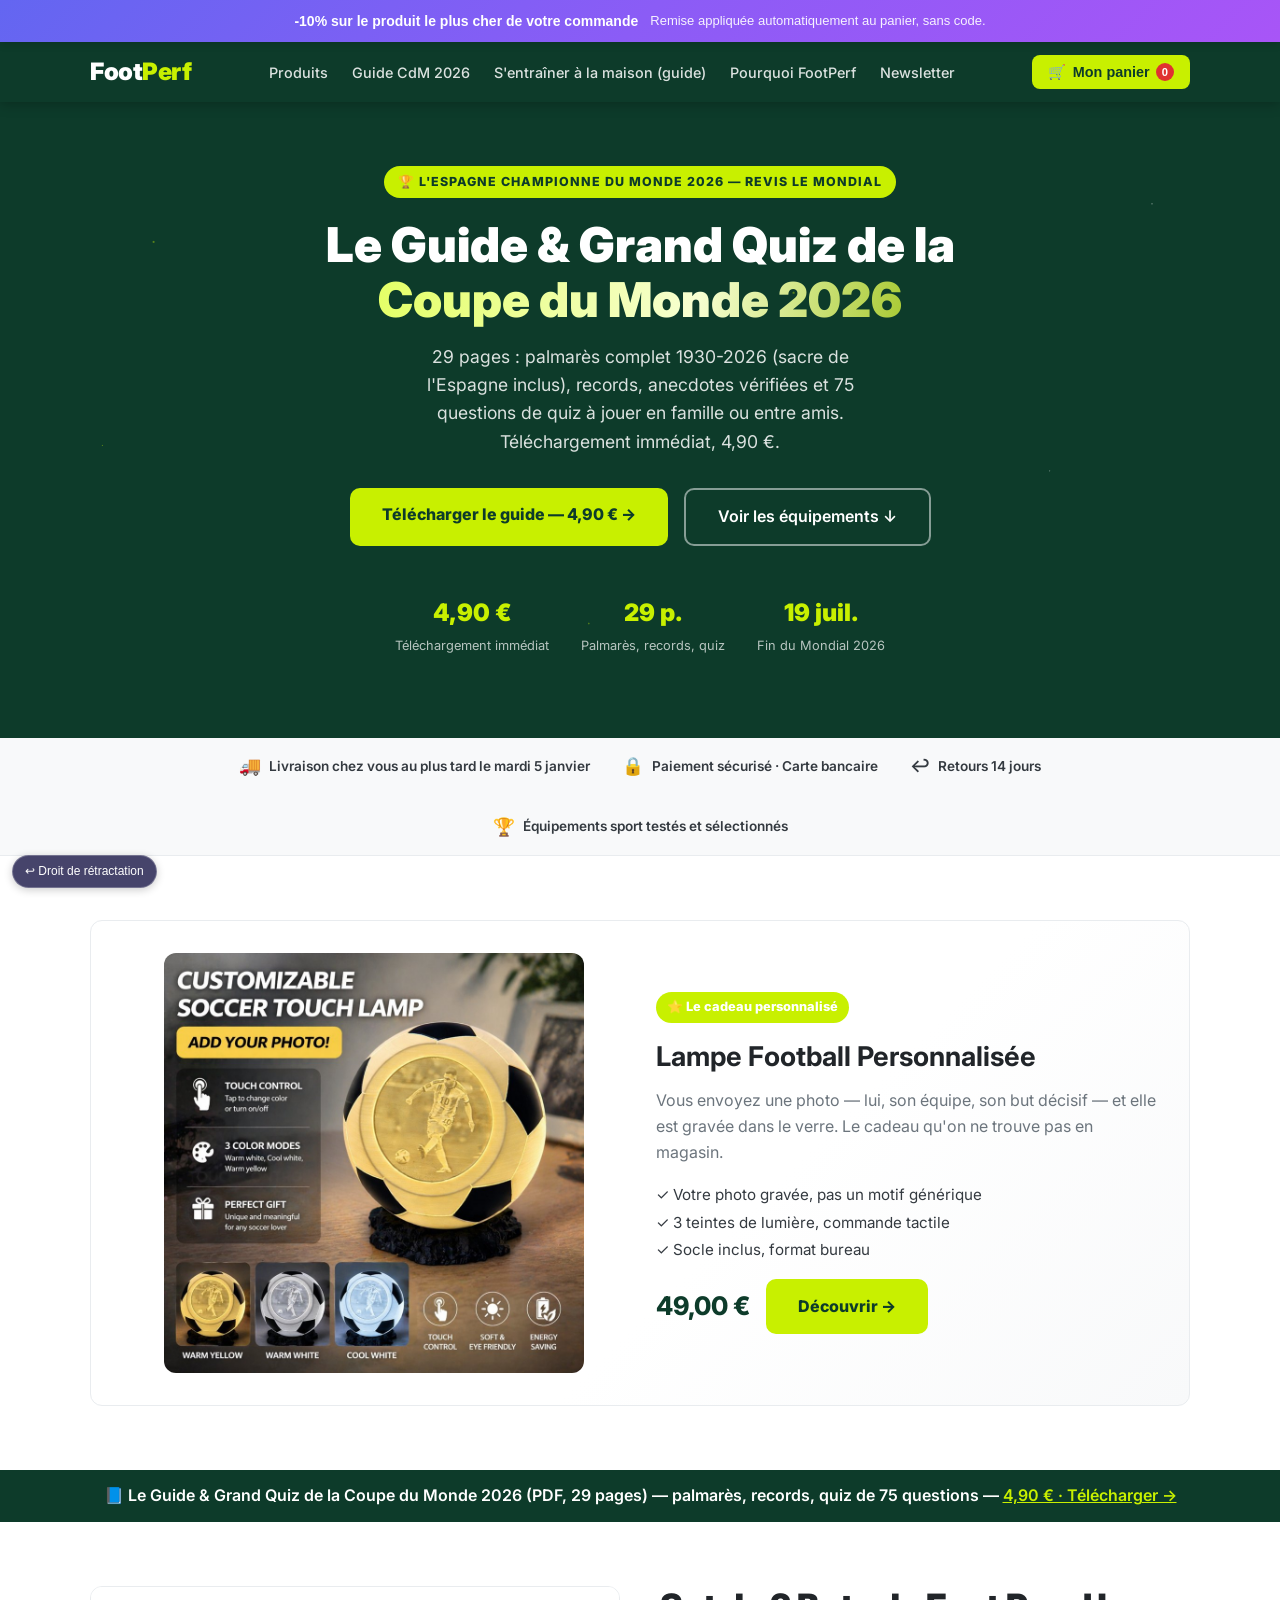
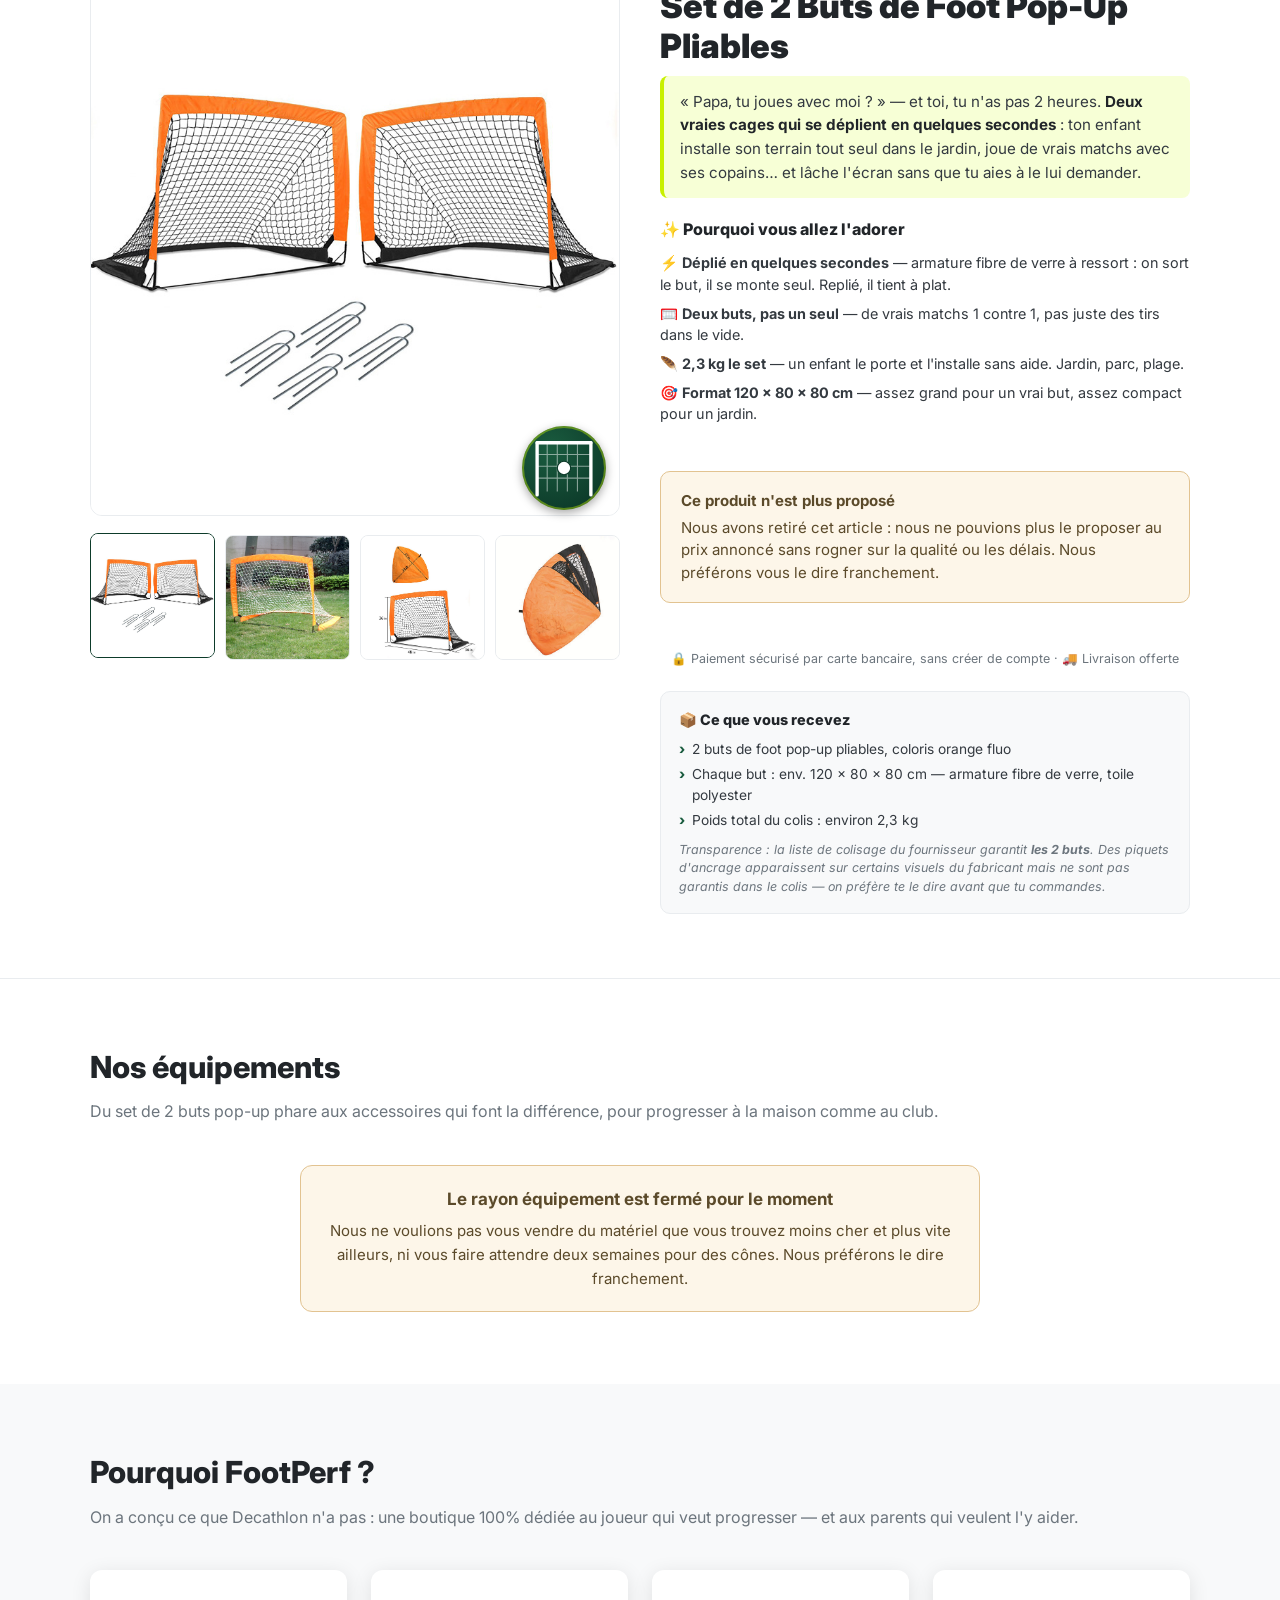
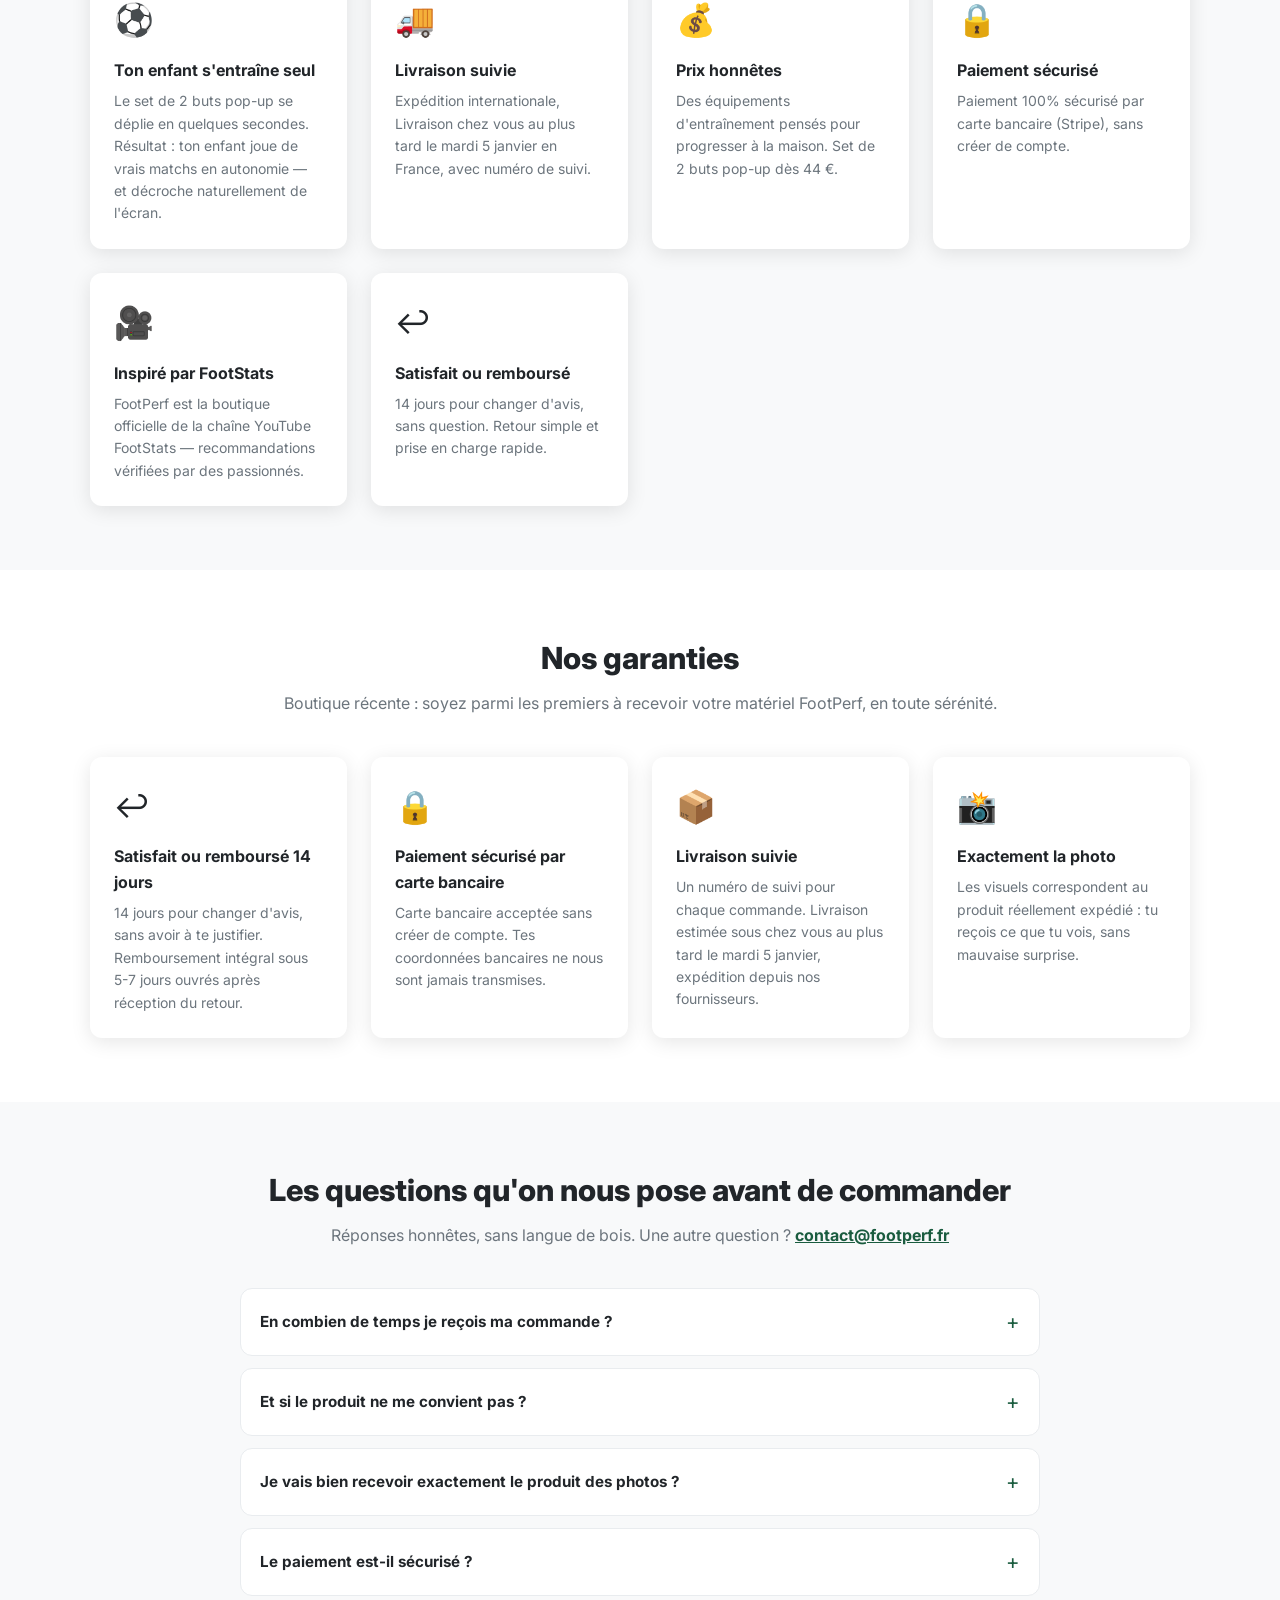
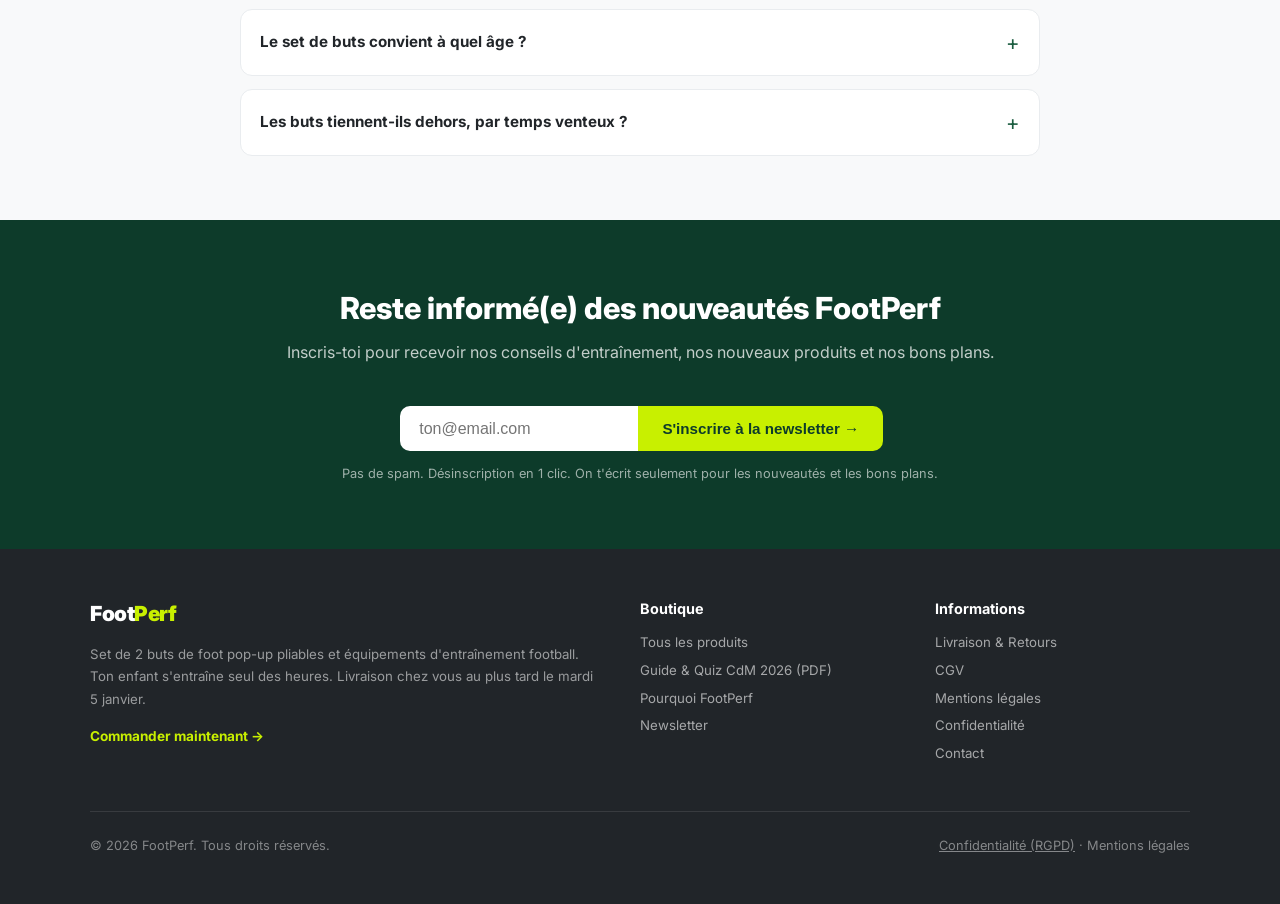
<file: index.html>
﻿<!DOCTYPE html>
<html lang="fr">
<head>
  <meta name="p:domain_verify" content="f614497d2de644c79407472c67655ab1"/>
  <meta charset="UTF-8">
  <meta name="viewport" content="width=device-width, initial-scale=1.0">
  <title>FootPerf — Guide &amp; Grand Quiz de la Coupe du Monde 2026 (PDF, 29 pages)</title>
  <link rel="icon" href="data:image/svg+xml,<svg xmlns=%22http://www.w3.org/2000/svg%22 viewBox=%220 0 100 100%22><text y=%22.9em%22 font-size=%2290%22>⚽</text></svg>">
  <meta name="description" content="Le palmarès complet 1930-2026, les records et 75 questions de quiz à jouer en famille. 29 pages en PDF, téléchargement immédiat, 4,90 €.">
  <meta property="og:title" content="FootPerf — Set de 2 Buts de Foot Pop-Up Pliables | Coupe du Monde 2026">
  <meta property="og:description" content="Ton enfant s'entraîne seul des heures et décroche de l'écran. Set de 2 buts pop-up pliables, montés en quelques secondes. Livraison estimée 12 à 20 jours ouvrés, paiement 100% sécurisé.">
  <meta property="og:image" content="https://footperf.fr/img/but-popup-pliable.jpg">
  <meta property="og:url" content="https://footperf.fr/">
  <link rel="canonical" href="https://footperf.fr/">
  <link rel="preconnect" href="https://fonts.googleapis.com">
  <link rel="preconnect" href="https://fonts.gstatic.com" crossorigin>
  <link href="https://fonts.googleapis.com/css2?family=Inter:wght@400;500;600;700;800;900&family=Titillium+Web:wght@400;600&display=swap" rel="stylesheet">
  <style>
    *, *::before, *::after { box-sizing: border-box; margin: 0; padding: 0; }
    :root {
      --green: #0d3b2a;
      --green-light: #1a5c3f;
      --lime: #c8f000;
      --white: #ffffff;
      --gray-50: #f8f9fa;
      --gray-100: #f1f3f5;
      --gray-200: #e9ecef;
      --gray-600: #6c757d;
      --gray-800: #343a40;
      --gray-900: #212529;
      --red: #e03131;
      --radius: 12px;
      --shadow: 0 4px 20px rgba(0,0,0,0.10);
      --shadow-lg: 0 8px 40px rgba(0,0,0,0.14);
    }
    html { scroll-behavior: smooth; }
    body { font-family: 'Inter', sans-serif; color: var(--gray-900); background: var(--white); font-size: 16px; line-height: 1.6; }

    /* NAV */
    nav { background: var(--green); color: var(--white); padding: 0 1.5rem; position: sticky; top: 0; z-index: 100; box-shadow: 0 2px 12px rgba(0,0,0,0.25); }
    .nav-inner { max-width: 1100px; margin: 0 auto; display: flex; align-items: center; justify-content: space-between; height: 60px; }
    .logo { font-size: 1.5rem; font-weight: 900; color: var(--white); text-decoration: none; letter-spacing: -0.5px; }
    .logo span { color: var(--lime); }
    .nav-links { display: flex; gap: 1.5rem; }
    .nav-links a { color: rgba(255,255,255,0.85); text-decoration: none; font-size: 0.9rem; font-weight: 500; transition: color 0.2s; }
    .nav-links a:hover { color: var(--lime); }
    .mobile-cta-nav { display: none; background: var(--lime); color: var(--green); text-decoration: none; font-weight: 800; font-size: 0.8rem; padding: 0.5rem 0.85rem; border-radius: 8px; margin-left: auto; margin-right: 0.6rem; white-space: nowrap; }
    .cart-btn { background: var(--lime); color: var(--green); border: none; border-radius: 8px; padding: 0.5rem 1rem; font-weight: 700; font-size: 0.9rem; cursor: pointer; display: flex; align-items: center; gap: 0.4rem; transition: transform 0.15s; }
    .cart-btn:hover { transform: scale(1.05); }
    .cart-count { background: var(--red); color: white; border-radius: 50%; width: 18px; height: 18px; font-size: 0.7rem; display: flex; align-items: center; justify-content: center; font-weight: 700; }

    /* HERO */
    .hero { background: var(--green); color: var(--white); padding: 4rem 1.5rem 5rem; text-align: center; position: relative; overflow: hidden; }
    .hero::before { content: ''; position: absolute; inset: 0; background: url('https://images.pexels.com/photos/46798/the-ball-stadion-football-the-pitch-46798.jpeg?auto=compress&cs=tinysrgb&w=1400') center/cover; opacity: 0.15; }
    .hero-inner { max-width: 700px; margin: 0 auto; position: relative; }
    .hero-badge { display: inline-block; background: var(--lime); color: var(--green); font-size: 0.78rem; font-weight: 800; text-transform: uppercase; letter-spacing: 1px; padding: 0.35rem 0.9rem; border-radius: 100px; margin-bottom: 1.2rem; }
    .hero h1 { font-size: clamp(1.9rem, 5vw, 3rem); font-weight: 900; line-height: 1.15; margin-bottom: 1rem; }
    .hero h1 em { color: var(--lime); font-style: normal; }
    .hero p { font-size: 1.1rem; color: rgba(255,255,255,0.85); margin-bottom: 2rem; max-width: 500px; margin-left: auto; margin-right: auto; }
    .hero-cta { display: flex; gap: 1rem; justify-content: center; flex-wrap: wrap; }
    .btn-primary { background: var(--lime); color: var(--green); padding: 0.9rem 2rem; border-radius: 10px; font-weight: 800; font-size: 1rem; text-decoration: none; transition: transform 0.15s, box-shadow 0.15s; display: inline-block; }
    .btn-primary:hover { transform: translateY(-2px); box-shadow: 0 6px 20px rgba(200,240,0,0.4); }
    .btn-outline { background: transparent; color: var(--white); border: 2px solid rgba(255,255,255,0.5); padding: 0.9rem 2rem; border-radius: 10px; font-weight: 600; font-size: 1rem; text-decoration: none; transition: all 0.15s; display: inline-block; }
    .btn-outline:hover { border-color: var(--white); background: rgba(255,255,255,0.1); }
    .hero-stats { display: flex; gap: 2rem; justify-content: center; margin-top: 3rem; flex-wrap: wrap; }
    .hero-stat { text-align: center; }
    .hero-stat strong { display: block; font-size: 1.5rem; font-weight: 900; color: var(--lime); }
    .hero-stat span { font-size: 0.8rem; color: rgba(255,255,255,0.7); }

    /* TRUST BAR */
    .trust-bar { background: var(--gray-50); border-bottom: 1px solid var(--gray-200); padding: 0.9rem 1.5rem; }
    .trust-inner { max-width: 1100px; margin: 0 auto; display: flex; justify-content: center; gap: 2rem; flex-wrap: wrap; }
    .trust-item { display: flex; align-items: center; gap: 0.5rem; font-size: 0.85rem; font-weight: 600; color: var(--gray-800); }
    .trust-icon { font-size: 1.1rem; }

    /* SECTIONS */
    section { padding: 4rem 1.5rem; }
    .section-title { font-size: clamp(1.4rem, 3vw, 1.9rem); font-weight: 800; margin-bottom: 0.5rem; }
    .section-sub { color: var(--gray-600); font-size: 1rem; margin-bottom: 2.5rem; }
    .container { max-width: 1100px; margin: 0 auto; }

    /* PRODUCTS */
    #produits { background: var(--white); }
    .products-grid { display: grid; grid-template-columns: repeat(auto-fill, minmax(300px, 1fr)); gap: 1.5rem; }
    .product-card { border: 1px solid var(--gray-200); border-radius: var(--radius); overflow: hidden; transition: box-shadow 0.2s, transform 0.2s; background: var(--white); }
    .product-card:hover { box-shadow: var(--shadow-lg); transform: translateY(-3px); }
    .product-card.hero-product { border: 2px solid var(--lime); position: relative; }
    .hero-badge-card { position: absolute; top: 12px; left: 12px; background: var(--lime); color: var(--green); font-size: 0.7rem; font-weight: 800; text-transform: uppercase; padding: 0.25rem 0.6rem; border-radius: 6px; letter-spacing: 0.5px; z-index: 2; }
    .bundle-badge { position: absolute; top: 12px; left: 12px; background: #ff6b00; color: white; font-size: 0.7rem; font-weight: 800; text-transform: uppercase; padding: 0.25rem 0.6rem; border-radius: 6px; z-index: 2; }
    .product-img { width: 100%; height: 200px; object-fit: cover; background: var(--gray-100); }
    .photo-pending-tag { display: block; background: #fff3cd; color: #7a4d00; font-size: 0.72rem; font-weight: 700; text-align: center; padding: 0.4rem 0.6rem; border-bottom: 1px solid #f0ad4e; }
    .product-body { padding: 1.2rem; }
    .product-name { font-size: 0.98rem; font-weight: 700; margin-bottom: 0.4rem; line-height: 1.3; }
    .product-desc { font-size: 0.85rem; color: var(--gray-600); margin-bottom: 0.9rem; line-height: 1.5; }
    .product-features { list-style: none; margin-bottom: 1rem; }
    .product-features li { font-size: 0.82rem; color: var(--gray-800); padding: 0.15rem 0; display: flex; align-items: flex-start; gap: 0.4rem; }
    .product-features li::before { content: '✓'; color: var(--green-light); font-weight: 700; flex-shrink: 0; margin-top: 0.05rem; }
    .product-footer { display: flex; align-items: center; justify-content: space-between; margin-top: 1rem; border-top: 1px solid var(--gray-100); padding-top: 1rem; }
    .price-block { display: flex; align-items: baseline; gap: 0.5rem; }
    .price { font-size: 1.3rem; font-weight: 800; color: var(--green); }
    .add-to-cart { background: var(--green); color: var(--white); border: none; border-radius: 8px; padding: 0.6rem 1.1rem; font-weight: 700; font-size: 0.85rem; cursor: pointer; transition: background 0.15s, transform 0.15s; white-space: nowrap; }
    .add-to-cart:hover { background: var(--green-light); transform: scale(1.04); }
    .soon-tag { background: var(--gray-200); color: var(--gray-600); font-weight: 700; font-size: 0.8rem; padding: 0.5rem 0.9rem; border-radius: 8px; white-space: nowrap; }
    .delivery-tag { font-size: 0.75rem; color: var(--green-light); font-weight: 600; margin-top: 0.4rem; }

    /* BIENTÔT AU CATALOGUE — chips compacts (pas de grandes cartes grises sous le produit phare) */
    .coming-soon { margin-top: 2.5rem; padding-top: 1.6rem; border-top: 1px solid var(--gray-200); }
    .coming-soon-title { font-size: 0.9rem; font-weight: 700; color: var(--gray-600); margin-bottom: 0.9rem; text-transform: uppercase; letter-spacing: 0.4px; }
    .coming-soon-list { display: flex; flex-wrap: wrap; gap: 0.6rem; margin-bottom: 1rem; }
    .coming-soon-chip { display: flex; align-items: center; gap: 0.5rem; background: var(--gray-50); border: 1px solid var(--gray-200); border-radius: 100px; padding: 0.5rem 1rem; font-size: 0.85rem; color: var(--gray-800); }
    .coming-soon-chip strong { color: var(--gray-900); }
    .coming-soon-chip span { color: var(--gray-600); font-size: 0.8rem; }
    .coming-soon-cta { display: inline-block; color: var(--green-light); font-weight: 700; font-size: 0.9rem; text-decoration: none; }
    .coming-soon-cta:hover { text-decoration: underline; }

    /* WHY SECTION */
    #pourquoi { background: var(--gray-50); }
    .why-grid { display: grid; grid-template-columns: repeat(auto-fill, minmax(240px, 1fr)); gap: 1.5rem; }
    .why-card { background: var(--white); border-radius: var(--radius); padding: 1.5rem; box-shadow: var(--shadow); }
    .why-icon { font-size: 2rem; margin-bottom: 0.8rem; }
    .why-title { font-size: 1rem; font-weight: 700; margin-bottom: 0.4rem; }
    .why-desc { font-size: 0.875rem; color: var(--gray-600); }

    /* EMAIL CAPTURE */
    #newsletter { background: var(--green); color: var(--white); text-align: center; }
    #newsletter .section-title { color: var(--white); }
    #newsletter .section-sub { color: rgba(255,255,255,0.75); }
    .email-form { display: flex; max-width: 480px; margin: 0 auto; gap: 0; }
    .email-input { flex: 1; padding: 0.85rem 1.2rem; border: none; border-radius: 10px 0 0 10px; font-size: 1rem; outline: none; }
    .email-submit { background: var(--lime); color: var(--green); border: none; padding: 0.85rem 1.5rem; font-weight: 800; font-size: 0.95rem; cursor: pointer; border-radius: 0 10px 10px 0; white-space: nowrap; transition: opacity 0.15s; }
    .email-submit:hover { opacity: 0.9; }
    .email-note { font-size: 0.8rem; color: rgba(255,255,255,0.6); margin-top: 0.8rem; }
    .email-success { display: none; color: var(--lime); font-weight: 700; font-size: 1.1rem; margin-top: 1rem; }

    /* FOOTER */
    footer { background: var(--gray-900); color: rgba(255,255,255,0.7); padding: 3rem 1.5rem; font-size: 0.875rem; }
    .footer-inner { max-width: 1100px; margin: 0 auto; }
    .footer-grid { display: grid; grid-template-columns: 2fr 1fr 1fr; gap: 2.5rem; margin-bottom: 2.5rem; }
    .footer-brand .logo { font-size: 1.3rem; }
    .footer-brand p { margin-top: 0.8rem; line-height: 1.7; color: rgba(255,255,255,0.55); font-size: 0.83rem; }
    .footer-col h4 { color: var(--white); font-size: 0.9rem; font-weight: 700; margin-bottom: 0.8rem; }
    .footer-col a { display: block; color: rgba(255,255,255,0.6); text-decoration: none; margin-bottom: 0.4rem; font-size: 0.83rem; transition: color 0.15s; }
    .footer-col a:hover { color: var(--lime); }
    .footer-bottom { border-top: 1px solid rgba(255,255,255,0.1); padding-top: 1.5rem; display: flex; justify-content: space-between; align-items: center; flex-wrap: wrap; gap: 1rem; }
    .footer-bottom p { font-size: 0.8rem; color: rgba(255,255,255,0.45); }
    .footstats-link { display: flex; align-items: center; gap: 0.5rem; color: var(--lime); text-decoration: none; font-weight: 700; font-size: 0.85rem; }

    /* GARANTIES / REASSURANCE */
    #avis-clients { background: var(--white); }
    .avis-header { text-align: center; margin-bottom: 2.5rem; }

    /* LEGAL PAGES */
    .legal-section { display: none; padding: 4rem 1.5rem; }
    .legal-section.active { display: block; }
    .legal-section h2 { font-size: 1.5rem; font-weight: 800; margin-bottom: 1.5rem; }
    .legal-section h3 { font-size: 1rem; font-weight: 700; margin: 1.5rem 0 0.5rem; }
    .legal-section p, .legal-section li { font-size: 0.9rem; color: var(--gray-800); line-height: 1.8; margin-bottom: 0.5rem; }
    .legal-section ul { padding-left: 1.5rem; }
    .back-btn { background: var(--green); color: white; border: none; border-radius: 8px; padding: 0.6rem 1.2rem; font-weight: 600; cursor: pointer; margin-bottom: 2rem; font-size: 0.9rem; }

    /* CART MODAL */
    .modal-overlay { display: none; position: fixed; inset: 0; background: rgba(0,0,0,0.55); z-index: 200; align-items: flex-start; justify-content: flex-end; padding: 1rem; }
    .modal-overlay.open { display: flex; }
    .cart-modal { background: var(--white); border-radius: var(--radius); width: 100%; max-width: 420px; max-height: 90vh; overflow-y: auto; box-shadow: var(--shadow-lg); margin-top: 70px; }
    .cart-header { display: flex; justify-content: space-between; align-items: center; padding: 1.2rem 1.5rem; border-bottom: 1px solid var(--gray-200); }
    .cart-header h3 { font-size: 1.1rem; font-weight: 800; }
    .close-btn { background: none; border: none; font-size: 1.4rem; cursor: pointer; color: var(--gray-600); }
    .cart-items { padding: 1rem 1.5rem; min-height: 80px; }
    .cart-empty { text-align: center; padding: 2rem 0; color: var(--gray-600); font-size: 0.9rem; }
    .cart-item { display: flex; align-items: flex-start; gap: 1rem; padding: 0.8rem 0; border-bottom: 1px solid var(--gray-100); }
    .cart-item-img { width: 56px; height: 56px; object-fit: cover; border-radius: 8px; background: var(--gray-100); flex-shrink: 0; }
    .cart-item-info { flex: 1; min-width: 0; }
    .cart-item-name { font-size: 0.85rem; font-weight: 600; line-height: 1.3; margin-bottom: 0.2rem; }
    .cart-item-price { font-size: 0.85rem; font-weight: 700; color: var(--green); }
    .cart-item-qty { display: flex; align-items: center; gap: 0.5rem; margin-top: 0.4rem; }
    .qty-btn { background: var(--gray-100); border: none; border-radius: 4px; width: 24px; height: 24px; font-size: 1rem; cursor: pointer; font-weight: 700; }
    .cart-item-qty span { font-size: 0.85rem; font-weight: 600; min-width: 1.5rem; text-align: center; }
    .remove-item { background: none; border: none; color: var(--gray-600); cursor: pointer; font-size: 0.75rem; margin-left: auto; padding: 0.25rem; flex-shrink: 0; }
    .cart-footer { padding: 1.2rem 1.5rem; border-top: 1px solid var(--gray-200); }
    .cart-total { display: flex; justify-content: space-between; align-items: center; font-size: 1rem; font-weight: 800; margin-bottom: 1rem; }
    .checkout-btn { width: 100%; background: var(--green); color: white; border: none; border-radius: 10px; padding: 1rem; font-size: 1rem; font-weight: 800; cursor: pointer; transition: background 0.15s; }
    .checkout-btn:hover { background: var(--green-light); }
    .buy-now-btn { width: 100%; background: #003087; color: white; border: none; border-radius: 8px; padding: 0.7rem 1rem; font-size: 0.85rem; font-weight: 800; cursor: pointer; transition: background 0.15s, transform 0.15s; margin-top: 0.7rem; }
    .buy-now-btn:hover { background: #001c64; transform: scale(1.02); }
    .cart-note { font-size: 0.78rem; color: var(--gray-600); text-align: center; margin-top: 0.8rem; }

    /* CHECKOUT MODAL */
    .checkout-modal { background: var(--white); border-radius: var(--radius); width: 100%; max-width: 520px; max-height: 90vh; overflow-y: auto; box-shadow: var(--shadow-lg); margin-top: 60px; }
    .checkout-form { padding: 1.5rem; }
    .form-group { margin-bottom: 1rem; }
    .form-group label { display: block; font-size: 0.85rem; font-weight: 600; margin-bottom: 0.35rem; color: var(--gray-800); }
    .form-group input, .form-group textarea, .form-group select { width: 100%; padding: 0.75rem 1rem; border: 1.5px solid var(--gray-200); border-radius: 8px; font-size: 0.95rem; font-family: inherit; outline: none; transition: border-color 0.15s; }
    .form-group input:focus, .form-group textarea:focus { border-color: var(--green); }
    .form-row { display: grid; grid-template-columns: 1fr 1fr; gap: 1rem; }
    .order-summary { background: var(--gray-50); border-radius: 8px; padding: 1rem; margin-bottom: 1.2rem; font-size: 0.85rem; }
    .order-summary h4 { font-weight: 700; margin-bottom: 0.6rem; }
    .order-line { display: flex; justify-content: space-between; margin-bottom: 0.3rem; }
    .order-total { display: flex; justify-content: space-between; font-weight: 800; margin-top: 0.6rem; padding-top: 0.6rem; border-top: 1px solid var(--gray-200); font-size: 0.95rem; }
    .shopify-note { background: #fff3cd; border: 1px solid #ffc107; border-radius: 8px; padding: 0.8rem 1rem; font-size: 0.82rem; margin-bottom: 1rem; color: #856404; }
    .shopify-note strong { display: block; margin-bottom: 0.2rem; }
    .submit-order { width: 100%; background: var(--green); color: white; border: none; border-radius: 10px; padding: 1rem; font-size: 1rem; font-weight: 800; cursor: pointer; transition: background 0.15s; margin-top: 0.5rem; }
    .submit-order:hover { background: var(--green-light); }
    .order-success { display: none; text-align: center; padding: 2rem 1.5rem; }
    .order-success h3 { color: var(--green); font-size: 1.3rem; margin-bottom: 0.8rem; }

    /* ===== KIT CONVERSION BOS (13/07/2026) ===== */
    /* Fiche produit phare */
    #hero-produit { background: var(--white); border-bottom: 1px solid var(--gray-200); }
    .fiche-grid { display: grid; grid-template-columns: 1fr 1fr; gap: 2.5rem; align-items: start; }
    @media (max-width: 900px) { .fiche-grid { grid-template-columns: 1fr; gap: 1.5rem; } }
    .fiche-main-img { width: 100%; aspect-ratio: 1/1; object-fit: cover; border-radius: var(--radius); border: 1px solid var(--gray-200); background: var(--gray-50); }
    .fiche-thumbs { display: grid; grid-template-columns: repeat(4, 1fr); gap: 0.6rem; margin-top: 0.7rem; }
    .fiche-thumbs img { width: 100%; aspect-ratio: 1/1; object-fit: cover; border-radius: 8px; border: 1px solid var(--gray-200); cursor: pointer; background: var(--gray-50); transition: border-color 0.15s, transform 0.15s; }
    .fiche-thumbs img:hover, .fiche-thumbs img.active { border-color: var(--green); transform: translateY(-2px); }
    .fiche-eyebrow { display: inline-block; background: var(--lime); color: var(--green); font-size: 0.72rem; font-weight: 800; text-transform: uppercase; letter-spacing: 0.8px; padding: 0.3rem 0.75rem; border-radius: 100px; margin-bottom: 0.9rem; }
    .fiche-title { font-size: clamp(1.5rem, 3.2vw, 2.1rem); font-weight: 900; line-height: 1.2; margin-bottom: 0.6rem; }
    .fiche-price-row { display: flex; align-items: baseline; gap: 0.7rem; margin-bottom: 1.1rem; flex-wrap: wrap; }
    .fiche-price { font-size: 2rem; font-weight: 900; color: var(--green); }
    .fiche-price-note { font-size: 0.85rem; color: var(--gray-600); font-weight: 600; }
    .bos-kit-benefit { background: #f7ffd6; border-left: 4px solid var(--lime); border-radius: 8px; padding: 0.85rem 1rem; font-size: 0.95rem; line-height: 1.55; color: var(--gray-800); margin-bottom: 1.2rem; }
    .bos-kit-benefit strong { color: var(--gray-900); }
    .bos-kit-bullets { margin-bottom: 1.4rem; }
    .bos-kit-bullets h3 { font-size: 1rem; font-weight: 800; margin-bottom: 0.6rem; }
    .bos-kit-bullets ul { list-style: none; display: grid; gap: 0.45rem; }
    .bos-kit-bullets li { font-size: 0.9rem; line-height: 1.5; color: var(--gray-800); }
    .fiche-actions { display: grid; gap: 0.6rem; margin-bottom: 0.8rem; }
    .fiche-add { width: 100%; background: var(--green); color: var(--white); border: none; border-radius: 10px; padding: 1rem; font-size: 1rem; font-weight: 800; cursor: pointer; transition: background 0.15s, transform 0.15s; }
    .fiche-add:hover { background: var(--green-light); transform: translateY(-1px); }
    .fiche-paypal { width: 100%; background: #003087; color: white; border: none; border-radius: 10px; padding: 1rem; font-size: 1rem; font-weight: 800; cursor: pointer; transition: background 0.15s, transform 0.15s; }
    .fiche-paypal:hover { background: #001c64; transform: translateY(-1px); }
    .checkout-stripe { text-align: center; }
    .cta-micro-note { font-size: 0.78rem; color: var(--gray-600); text-align: center; line-height: 1.5; }
    .bos-kit-included { background: var(--gray-50); border: 1px solid var(--gray-200); border-radius: 10px; padding: 1rem 1.1rem; margin-top: 1.4rem; }
    .bos-kit-included h4, .bos-kit-included summary { font-size: 0.9rem; font-weight: 800; margin-bottom: 0.5rem; cursor: default; }
    .bos-kit-included ul { list-style: none; display: grid; gap: 0.3rem; }
    .bos-kit-included li { font-size: 0.86rem; color: var(--gray-800); line-height: 1.5; display: flex; gap: 0.45rem; }
    .bos-kit-included li::before { content: '›'; color: var(--green-light); font-weight: 800; }
    .bos-kit-honest { font-size: 0.78rem; color: var(--gray-600); margin-top: 0.6rem; line-height: 1.5; font-style: italic; }

    /* Carte catalogue enrichie */
    .card-benefit { background: #f7ffd6; border-left: 3px solid var(--lime); border-radius: 6px; padding: 0.55rem 0.7rem; font-size: 0.82rem; line-height: 1.45; color: var(--gray-800); margin-bottom: 0.8rem; }
    details.card-faq { margin-top: 0.7rem; border-top: 1px solid var(--gray-100); padding-top: 0.6rem; }
    details.card-faq summary { font-size: 0.8rem; font-weight: 700; color: var(--gray-800); cursor: pointer; list-style: none; }
    details.card-faq summary::-webkit-details-marker { display: none; }
    details.card-faq summary::before { content: '▸ '; color: var(--green-light); }
    details.card-faq[open] summary::before { content: '▾ '; }
    details.card-faq .faq-a { font-size: 0.8rem; color: var(--gray-600); line-height: 1.5; margin-top: 0.5rem; }
    details.card-faq .faq-q { font-size: 0.8rem; font-weight: 700; color: var(--gray-800); margin-top: 0.6rem; }

    /* FAQ objections */
    #faq { background: var(--gray-50); }
    .faq-list { display: grid; gap: 0.8rem; max-width: 800px; margin: 0 auto; }
    .faq-item { background: var(--white); border: 1px solid var(--gray-200); border-radius: var(--radius); padding: 1rem 1.2rem; }
    .faq-item summary { font-weight: 700; font-size: 0.95rem; cursor: pointer; list-style: none; display: flex; justify-content: space-between; gap: 1rem; align-items: center; }
    .faq-item summary::-webkit-details-marker { display: none; }
    .faq-item summary::after { content: '+'; font-size: 1.3rem; font-weight: 400; color: var(--green-light); flex-shrink: 0; }
    .faq-item[open] summary::after { content: '−'; }
    .faq-item p { font-size: 0.9rem; color: var(--gray-600); line-height: 1.65; margin-top: 0.7rem; }

    /* RESPONSIVE */
    @media (max-width: 768px) {
      .nav-links { display: none; }
      .mobile-cta-nav { display: inline-block; }
      /* BOS 27/07/2026 — en-tete mobile : logo + "Commander" + panier ne tenaient pas dans
         390px (aucun gap, aucun retrecissement) => le bouton lime demarrait collé au "f" de
         "FootPerf" et le panier passait sur 2 lignes. On donne un vrai espacement et on
         laisse le logo/le CTA se reduire au lieu de se chevaucher. */
      .nav-inner { gap: 10px; }
      .logo { font-size: 1.25rem; flex: 0 0 auto; }
      .mobile-cta-nav { margin-right: 0; font-size: 0.78rem; padding: 0.45rem 0.7rem; }
      .cart-btn { white-space: nowrap; padding: 0.45rem 0.75rem; font-size: 0.85rem; flex: 0 0 auto; }
      .footer-grid { grid-template-columns: 1fr; gap: 1.5rem; }
      .email-form { flex-direction: column; }
      .email-input { border-radius: 10px; }
      .email-submit { border-radius: 10px; }
      .trust-inner { gap: 1rem; }
      .hero-stats { gap: 1.5rem; }
      .form-row { grid-template-columns: 1fr; }
    }
    @media (max-width: 480px) {
      .cart-modal, .checkout-modal { max-width: 100%; border-radius: var(--radius) var(--radius) 0 0; margin-top: auto; }
      .modal-overlay { align-items: flex-end; padding: 0; }
      /* BOS 27/07/2026 — sur les petits ecrans (iPhone 390px), "Mon panier" en toutes lettres
         faisait deborder l'en-tete. L'icone + le compteur suffisent (convention e-commerce),
         et le libelle complet reste lu par les lecteurs d'ecran via aria-label. */
      nav { padding: 0 1rem; }
      .cart-label { display: none; }
    }

    /* ============================================================
       BOS — ANIMATIONS THÉMATIQUES FOOT (16/07/2026)
       SVG inline + CSS keyframes uniquement. Badge circulaire discret
       en coin de chaque photo produit, jamais sur boutons/prix/texte.
       ============================================================ */
    .bos-prod-media { position: relative; overflow: hidden; }
    .bos-anim-produit {
      position: absolute;
      width: 68px;
      height: 68px;
      bottom: 10px;
      right: 10px;
      border-radius: 50%;
      background: radial-gradient(circle at 34% 28%, #1a5c3f, #0d3b2a 78%);
      box-shadow: 0 3px 10px rgba(0,0,0,.35), inset 0 0 0 2px rgba(200,240,0,.4);
      overflow: hidden;
      pointer-events: none;
      z-index: 1;
    }
    .bos-anim-produit svg { display: block; width: 100%; height: 100%; }
    #hero-produit .bos-anim-produit { width: 84px; height: 84px; bottom: 14px; right: 14px; }
    [class*="bos-anim-"] * { transform-box: fill-box; transform-origin: center; }

    /* --- but-popup : ballon qui rentre dans le but + filet qui tremble --- */
    .bos-anim-but .bos-ball { animation: bosBallGoal 5s ease-in-out infinite; }
    .bos-anim-but .bos-net { animation: bosNetShake 5s ease-in-out infinite; }
    @keyframes bosBallGoal {
      0%, 55%  { transform: translate(0%, 0%) scale(1); opacity: 1; }
      63%      { transform: translate(15%, -22%) scale(.8); opacity: 1; }
      68%      { transform: translate(15%, -22%) scale(.55); opacity: .55; }
      72%      { transform: translate(0%, 0%) scale(1); opacity: 1; }
      100%     { transform: translate(0%, 0%) scale(1); opacity: 1; }
    }
    @keyframes bosNetShake {
      0%, 58%, 76%, 100% { transform: none; }
      61% { transform: translateX(3%) skewX(3deg); }
      64% { transform: translateX(-3%) skewX(-3deg); }
      67% { transform: translateX(2%) skewX(2deg); }
      70% { transform: none; }
    }

    /* --- échelle d'agilité : pas qui s'allument séquentiellement --- */
    .bos-anim-echelle .bos-step { opacity: .22; animation: bosStepGlow 4.5s ease-in-out infinite; }
    .bos-anim-echelle .s1 { animation-delay: 0s; }
    .bos-anim-echelle .s2 { animation-delay: .32s; }
    .bos-anim-echelle .s3 { animation-delay: .64s; }
    .bos-anim-echelle .s4 { animation-delay: .96s; }
    @keyframes bosStepGlow {
      0%, 82%, 100% { opacity: .22; transform: scale(1); }
      9%  { opacity: 1; transform: scale(1.3); }
      20% { opacity: .22; transform: scale(1); }
    }

    /* --- balle de réaction : rebonds imprévisibles --- */
    .bos-anim-balle .bos-rball { animation: bosBallBounce 4.8s ease-in-out infinite; }
    @keyframes bosBallBounce {
      0%   { transform: translate(-14%, -28%) scale(1,1); }
      18%  { transform: translate(10%, 8%) scale(1.05,.9); }
      22%  { transform: translate(13%, 13%) scale(1.18,.7); }
      28%  { transform: translate(6%, -8%) scale(.95,1.05); }
      48%  { transform: translate(-16%, -32%) scale(1,1); }
      64%  { transform: translate(-12%, 6%) scale(1.05,.9); }
      68%  { transform: translate(-15%, 12%) scale(1.18,.7); }
      76%  { transform: translate(-4%, -10%) scale(.95,1.05); }
      100% { transform: translate(-14%, -28%) scale(1,1); }
    }

    /* --- gants de gardien : le ballon arrive, le gant se resserre --- */
    .bos-anim-gants .bos-gk-ball { animation: bosBallToGlove 5.2s ease-in-out infinite; }
    .bos-anim-gants .bos-glove { animation: bosGloveCatch 5.2s ease-in-out infinite; }
    @keyframes bosBallToGlove {
      0%, 50%  { transform: translate(0%,0%) scale(1); opacity: 1; }
      58%      { transform: translate(-95%, 75%) scale(.82); opacity: 1; }
      64%      { transform: translate(-115%, 90%) scale(.65); opacity: .5; }
      70%      { transform: translate(0%,0%) scale(1); opacity: 1; }
      100%     { transform: translate(0%,0%) scale(1); opacity: 1; }
    }
    @keyframes bosGloveCatch {
      0%, 54%   { transform: scale(1); }
      60%       { transform: scale(1.2); }
      68%, 100% { transform: scale(1); }
    }

    /* --- cônes de marquage : le ballon slalome --- */
    .bos-anim-cones .bos-slalom-ball { animation: bosSlalom 5.5s ease-in-out infinite; }
    @keyframes bosSlalom {
      0%   { transform: translate(0%, 0%); }
      20%  { transform: translate(80%, 95%); }
      40%  { transform: translate(160%, -40%); }
      60%  { transform: translate(240%, 95%); }
      80%  { transform: translate(300%, -20%); }
      100% { transform: translate(0%, 0%); }
    }

    /* --- protège-tibias : bouclier qui pulse + impact --- */
    .bos-anim-tibias .bos-shield-g { animation: bosShieldPulse 4.6s ease-in-out infinite; }
    .bos-anim-tibias .bos-spark { animation: bosSparkFlash 4.6s ease-in-out infinite; }
    @keyframes bosShieldPulse { 0%, 100% { transform: scale(1); } 50% { transform: scale(1.09); } }
    @keyframes bosSparkFlash {
      0%, 42%, 100% { opacity: 0; }
      47%, 55% { opacity: 1; }
      61% { opacity: 0; }
    }

    /* --- parachute de vitesse : coureur + lignes de vitesse --- */
    .bos-anim-parachute .bos-runner-g { animation: bosRunBob 4.4s ease-in-out infinite; }
    .bos-anim-parachute .bos-chute-g { animation: bosChuteSway 3.8s ease-in-out infinite; transform-origin: 45px 53px; }
    @keyframes bosChuteSway { 0%,100% { transform: rotate(-3deg); } 50% { transform: rotate(3deg); } }
    .bos-anim-parachute .bos-speedlines line { animation: bosSpeedStream 4.2s linear infinite; }
    .bos-anim-parachute .bos-speedlines line:nth-child(2) { animation-delay: 1.1s; }
    .bos-anim-parachute .bos-speedlines line:nth-child(3) { animation-delay: 2.2s; }
    @keyframes bosRunBob {
      0%, 100% { transform: translate(0,0) rotate(0deg); }
      25%      { transform: translate(3%, -4%) rotate(-3deg); }
      50%      { transform: translate(0,0) rotate(0deg); }
      75%      { transform: translate(-3%, -4%) rotate(3deg); }
    }
    @keyframes bosSpeedStream {
      0%   { transform: translateX(0%); opacity: .1; }
      45%  { opacity: .6; }
      100% { transform: translateX(-160%); opacity: 0; }
    }

    /* --- trophée CDM 2026 : brille + pulse doux --- */
    .bos-anim-trophy .bos-trophy-wrap { animation: bosTrophyPulse 5s ease-in-out infinite; }
    .bos-anim-trophy .bos-shine { animation: bosShineSweep 5s ease-in-out infinite; }
    @keyframes bosTrophyPulse { 0%, 100% { transform: scale(1); } 50% { transform: scale(1.07); } }
    @keyframes bosShineSweep {
      0%   { transform: translate(-190%, 0) skewX(-20deg); }
      26%  { transform: translate(280%, 0) skewX(-20deg); }
      100% { transform: translate(280%, 0) skewX(-20deg); }
    }

    @media (prefers-reduced-motion: reduce) {
      .bos-anim-produit * { animation: none !important; }
    }
  </style>
<link rel="stylesheet" href="bos-modern.css?v=3">
<script src="bos-promo.js?v=7h"></script>
<link rel="stylesheet" href="bos-wow.css?v=2">
</head>
<body>

<!-- NAVIGATION -->
<nav>
  <div class="nav-inner">
    <a href="#" class="logo" onclick="showMain(); return false;">Foot<span>Perf</span></a>
    <div class="nav-links">
      <a href="#produits" onclick="showMain()">Produits</a>
      <a href="coupe-du-monde-2026/">Guide CdM 2026</a>
            <a href="s-entrainer-au-foot-a-la-maison.html">S'entraîner à la maison (guide)</a>
      <a href="#pourquoi" onclick="showMain()">Pourquoi FootPerf</a>
      <a href="#newsletter" onclick="showMain()">Newsletter</a>
    </div>
    <a href="#produits" class="mobile-cta-nav">Commander →</a>
    <button class="cart-btn" onclick="openCart()" aria-label="Mon panier">
      🛒 <span class="cart-label">Mon panier</span> <span class="cart-count" id="cartCount">0</span>
    </button>
  </div>
</nav>

<!-- MAIN CONTENT -->
<div id="mainContent">

  <!-- HERO -->
  <section class="hero">
    <div class="hero-inner">
      <div class="hero-badge">🏆 L'Espagne championne du monde 2026 — revis le Mondial</div>
      <h1>Le Guide &amp; Grand Quiz de la <em>Coupe du Monde 2026</em></h1>
      <p>29 pages : palmarès complet 1930-2026 (sacre de l'Espagne inclus), records, anecdotes vérifiées et 75 questions de quiz à jouer en famille ou entre amis. Téléchargement immédiat, 4,90&nbsp;€.</p>
      <div class="hero-cta">
        <a href="coupe-du-monde-2026/" class="btn-primary">Télécharger le guide — 4,90 € →</a>
        <a href="#produits" class="btn-outline">Voir les équipements ↓</a>
      </div>
      <div class="hero-stats">
        <div class="hero-stat"><strong>4,90&nbsp;€</strong><span>Téléchargement immédiat</span></div>
        <div class="hero-stat"><strong>29 p.</strong><span>Palmarès, records, quiz</span></div>
        <div class="hero-stat"><strong>19 juil.</strong><span>Fin du Mondial 2026</span></div>
      </div>
    </div>
  </section>

  <!-- TRUST BAR -->
  <div class="trust-bar">
    <div class="trust-inner">
      <div class="trust-item"><span class="trust-icon">🚚</span> Livraison 12 à 20 jours ouvrés</div>
      <div class="trust-item"><span class="trust-icon">🔒</span> Paiement sécurisé · Carte bancaire</div>
      <div class="trust-item"><span class="trust-icon">↩️</span> Retours 14 jours</div>
      <div class="trust-item"><span class="trust-icon">🏆</span> Équipements sport testés et sélectionnés</div>
    </div>
  </div>

  <!-- ⭐ CADEAU PERSONNALISÉ — remonté pour visibilité rapide (04/08) -->
  <section id="cadeau-parfait">
    <div class="container">
      <div style="display:grid;grid-template-columns:repeat(auto-fit,minmax(280px,1fr));gap:2rem;align-items:center;background:linear-gradient(135deg,#fff 60%,#f8f9fa);border:1px solid var(--gray-200);border-radius:var(--radius);padding:2rem">
        <img src="img/lampe-photo-foot.jpg" alt="Lampe football personnalisée avec photo gravée" style="width:100%;border-radius:12px;max-width:420px;margin:0 auto">
        <div>
          <div style="display:inline-block;background:var(--lime);color:var(--white);font-weight:800;font-size:.8rem;padding:.3rem .7rem;border-radius:999px;margin-bottom:.8rem">⭐ Le cadeau personnalisé</div>
          <h2 style="font-size:1.7rem;margin:0 0 .6rem">Lampe Football Personnalisée</h2>
          <p style="color:var(--gray-600);line-height:1.6;margin:0 0 1rem">Vous envoyez une photo — lui, son équipe, son but décisif — et elle est gravée dans le verre. Le cadeau qu'on ne trouve pas en magasin.</p>
          <ul style="list-style:none;padding:0;line-height:1.8;color:var(--gray-800);margin:0 0 1rem;font-size:.95rem">
            <li>✓ Votre photo gravée, pas un motif générique</li>
            <li>✓ 3 teintes de lumière, commande tactile</li>
            <li>✓ Socle inclus, format bureau</li>
          </ul>
          <div style="display:flex;align-items:center;gap:1rem;flex-wrap:wrap">
            <span style="font-size:1.6rem;font-weight:800;color:var(--green)">49,00 €</span>
            <a href="produit-lampe-photo-foot.html" class="btn-primary">Découvrir →</a>
          </div>
        </div>
      </div>
    </div>
  </section>

  <!-- BANNIÈRE GUIDE CDM 2026 (produit numérique) -->
  <a href="coupe-du-monde-2026/" style="display:block;background:var(--green);color:var(--white);text-align:center;padding:0.9rem 1rem;font-weight:600;text-decoration:none;line-height:1.45">
    📘 Le Guide &amp; Grand Quiz de la Coupe du Monde 2026 (PDF, 29 pages) — palmarès, records, quiz de 75 questions — <span style="color:var(--lime);text-decoration:underline">4,90&nbsp;€ · Télécharger →</span>
  </a>

  <!-- ============================================================
       FICHE PRODUIT PHARE (kit conversion BOS — 13/07/2026)
       ⚠️ §12.23 : visuels = photos RÉELLES du SKU CJ expédié (CJJT126614301AZ),
       specs = fiche fournisseur (polyester + fibre de verre, 120x80x80 cm,
       2,27 kg, coloris orange fluo, colisage : 2 buts). Aucune promesse inventée.
       ============================================================ -->
  <section id="hero-produit">
    <div class="container">
      <div class="fiche-grid">

        <!-- Colonne visuels -->
        <div>
          <div class="bos-prod-media">
            <img src="img/but-popup-pliable.jpg" alt="Set de 2 buts de foot pop-up pliables orange — produit réellement expédié" class="fiche-main-img" id="ficheMainImg">
            <div class="bos-anim-produit bos-anim-but" aria-hidden="true">
              <svg viewBox="0 0 100 100" preserveAspectRatio="xMidYMid meet">
                <g class="bos-net" stroke="#ffffff" stroke-width="1.3" opacity=".5">
                  <line x1="30" y1="20" x2="30" y2="78"/><line x1="42" y1="20" x2="42" y2="78"/>
                  <line x1="54" y1="20" x2="54" y2="78"/><line x1="66" y1="20" x2="66" y2="78"/>
                  <line x1="18" y1="34" x2="82" y2="34"/><line x1="18" y1="48" x2="82" y2="48"/><line x1="18" y1="62" x2="82" y2="62"/>
                </g>
                <g stroke="#ffffff" stroke-width="4" fill="none" stroke-linecap="round">
                  <line x1="18" y1="20" x2="18" y2="82"/><line x1="82" y1="20" x2="82" y2="82"/><line x1="18" y1="20" x2="82" y2="20"/>
                </g>
                <circle class="bos-ball" cx="50" cy="50" r="8" fill="#ffffff" stroke="#0d3b2a" stroke-width="1.4"/>
              </svg>
            </div>
          </div>
          <div class="fiche-thumbs">
            <img src="img/but-popup-pliable.jpg" alt="Les 2 buts pop-up" class="active" onclick="setFicheImg(this)">
            <img src="img/but-cj-lifestyle.jpg" alt="But pop-up monté sur pelouse" onclick="setFicheImg(this)">
            <img src="img/but-cj-dimensions.jpg" alt="Dimensions du but pop-up" onclick="setFicheImg(this)">
            <img src="img/but-cj-replie.jpg" alt="But pop-up replié à plat" onclick="setFicheImg(this)">
          </div>
        </div>

        <!-- Colonne achat -->
        <div>
          <span class="fiche-eyebrow">⭐ Produit phare — Coupe du Monde 2026</span>
          <h2 class="fiche-title">Set de 2 Buts de Foot Pop-Up Pliables</h2>
          <div class="fiche-price-row">
            <span class="fiche-price">44,00 €</span>
            <span class="fiche-price-note">Livraison offerte · les 2 buts inclus</span>
          </div>

          <p class="bos-kit-benefit">
            « Papa, tu joues avec moi&nbsp;? » — et toi, tu n'as pas 2 heures.
            <strong>Deux vraies cages qui se déplient en quelques secondes</strong>&nbsp;: ton enfant installe son terrain
            tout seul dans le jardin, joue de vrais matchs avec ses copains… et lâche l'écran sans que tu aies à le lui demander.
          </p>

          <div class="bos-kit-bullets">
            <h3>✨ Pourquoi vous allez l'adorer</h3>
            <ul>
              <li>⚡ <strong>Déplié en quelques secondes</strong> — armature fibre de verre à ressort : on sort le but, il se monte seul. Replié, il tient à plat.</li>
              <li>🥅 <strong>Deux buts, pas un seul</strong> — de vrais matchs 1 contre 1, pas juste des tirs dans le vide.</li>
              <li>🪶 <strong>2,3 kg le set</strong> — un enfant le porte et l'installe sans aide. Jardin, parc, plage.</li>
              <li>🎯 <strong>Format 120 × 80 × 80 cm</strong> — assez grand pour un vrai but, assez compact pour un jardin.</li>
            </ul>
          </div>

          <!-- Clé produit pour bos-stripe.js (findProductKey échoue sur index.html) -->
          <span data-stripe-product="buts-pop-up" hidden></span>

          <div class="fiche-actions">
            <button class="fiche-add" onclick="addToCart('buts-pop-up')">🛒 Ajouter au panier — 44,00 €</button>
            <button class="fiche-paypal" data-bos-cb data-bos-price="44" data-bos-key="buts-pop-up" onclick="bosProductCB(this)">💳 Acheter maintenant par carte — 44,00 €</button>
            <div class="checkout-stripe"></div>
          </div>
          <p class="cta-micro-note">🔒 Paiement sécurisé par carte bancaire, sans créer de compte · 🚚 Livraison offerte</p>

          <div id="bos-trust-mount"></div>

          <div class="bos-kit-included">
            <h4>📦 Ce que vous recevez</h4>
            <ul>
              <li>2 buts de foot pop-up pliables, coloris orange fluo</li>
              <li>Chaque but : env. 120 × 80 × 80 cm — armature fibre de verre, toile polyester</li>
              <li>Poids total du colis : environ 2,3 kg</li>
            </ul>
            <p class="bos-kit-honest">Transparence : la liste de colisage du fournisseur garantit <strong>les 2 buts</strong>. Des piquets d'ancrage apparaissent sur certains visuels du fabricant mais ne sont pas garantis dans le colis — on préfère te le dire avant que tu commandes.</p>
          </div>
        </div>

      </div>
    </div>
  </section>

  <!-- PRODUITS -->
  <section id="produits">
    <div class="container">
      <h2 class="section-title">Nos équipements</h2>
      <p class="section-sub">Du set de 2 buts pop-up phare aux accessoires qui font la différence, pour progresser à la maison comme au club.</p>
      <div class="products-grid" id="productsGrid">
        <!-- Rempli par JS -->
      </div>
      <div class="coming-soon" id="comingSoon">
        <p class="coming-soon-title">Bientôt au catalogue</p>
        <div class="coming-soon-list" id="comingSoonList"><!-- Rempli par JS --></div>
        <a href="#newsletter" class="coming-soon-cta" onclick="showMain()">🔔 Être prévenu(e) dès leur arrivée →</a>
      </div>
    </div>
  </section>

  <!-- POURQUOI FOOTPERF -->
  <section id="pourquoi">
    <div class="container">
      <h2 class="section-title">Pourquoi FootPerf ?</h2>
      <p class="section-sub">On a conçu ce que Decathlon n'a pas : une boutique 100% dédiée au joueur qui veut progresser — et aux parents qui veulent l'y aider.</p>
      <div class="why-grid">
        <div class="why-card">
          <div class="why-icon">⚽</div>
          <div class="why-title">Ton enfant s'entraîne seul</div>
          <div class="why-desc">Le set de 2 buts pop-up se déplie en quelques secondes. Résultat : ton enfant joue de vrais matchs en autonomie — et décroche naturellement de l'écran.</div>
        </div>
        <div class="why-card">
          <div class="why-icon">🚚</div>
          <div class="why-title">Livraison suivie</div>
          <div class="why-desc">Expédition internationale, livraison estimée 12 à 20 jours ouvrés en France, avec numéro de suivi.</div>
        </div>
        <div class="why-card">
          <div class="why-icon">💰</div>
          <div class="why-title">Prix honnêtes</div>
          <div class="why-desc">Des équipements d'entraînement pensés pour progresser à la maison. Set de 2 buts pop-up dès 44 €.</div>
        </div>
        <div class="why-card">
          <div class="why-icon">🔒</div>
          <div class="why-title">Paiement sécurisé</div>
          <div class="why-desc">Paiement 100% sécurisé par carte bancaire (Stripe), sans créer de compte.</div>
        </div>
        <div class="why-card">
          <div class="why-icon">🎥</div>
          <div class="why-title">Inspiré par FootStats</div>
          <div class="why-desc">FootPerf est la boutique officielle de la chaîne YouTube FootStats — recommandations vérifiées par des passionnés.</div>
        </div>
        <div class="why-card">
          <div class="why-icon">↩️</div>
          <div class="why-title">Satisfait ou remboursé</div>
          <div class="why-desc">14 jours pour changer d'avis, sans question. Retour simple et prise en charge rapide.</div>
        </div>
      </div>
    </div>
  </section>

  <!-- GARANTIES / REASSURANCE -->
  <section id="avis-clients">
    <div class="container">
      <div class="avis-header">
        <h2 class="section-title">Nos garanties</h2>
        <p class="section-sub">Boutique récente&nbsp;: soyez parmi les premiers à recevoir votre matériel FootPerf, en toute sérénité.</p>
      </div>
      <div class="why-grid">
        <div class="why-card">
          <div class="why-icon">↩️</div>
          <div class="why-title">Satisfait ou remboursé 14 jours</div>
          <div class="why-desc">14 jours pour changer d'avis, sans avoir à te justifier. Remboursement intégral sous 5-7 jours ouvrés après réception du retour.</div>
        </div>
        <div class="why-card">
          <div class="why-icon">🔒</div>
          <div class="why-title">Paiement sécurisé par carte bancaire</div>
          <div class="why-desc">Carte bancaire acceptée sans créer de compte. Tes coordonnées bancaires ne nous sont jamais transmises.</div>
        </div>
        <div class="why-card">
          <div class="why-icon">📦</div>
          <div class="why-title">Livraison suivie</div>
          <div class="why-desc">Un numéro de suivi pour chaque commande. Livraison estimée sous 12 à 20 jours ouvrés, expédition depuis nos fournisseurs.</div>
        </div>
        <div class="why-card">
          <div class="why-icon">📸</div>
          <div class="why-title">Exactement la photo</div>
          <div class="why-desc">Les visuels correspondent au produit réellement expédié&nbsp;: tu reçois ce que tu vois, sans mauvaise surprise.</div>
        </div>
      </div>
    </div>
  </section>

  <!-- FAQ OBJECTIONS (kit conversion BOS — 13/07/2026) -->
  <section id="faq">
    <div class="container">
      <div class="avis-header">
        <h2 class="section-title">Les questions qu'on nous pose avant de commander</h2>
        <p class="section-sub">Réponses honnêtes, sans langue de bois. Une autre question&nbsp;? <a href="mailto:contact@footperf.fr" style="color:var(--green-light);font-weight:700">contact@footperf.fr</a></p>
      </div>
      <div class="faq-list">
        <details class="faq-item">
          <summary>En combien de temps je reçois ma commande ?</summary>
          <p>Comptez <strong>12 à 20 jours ouvrés</strong>. On joue franc-jeu : nos équipements sont expédiés depuis nos fournisseurs internationaux (Chine), ce qui nous permet de vous proposer le set de 2 buts à 44 €, livraison comprise. Vous recevez un numéro de suivi dès l'expédition. Si vous avez besoin du matériel pour demain, ce n'est pas la bonne boutique — et on préfère vous le dire tout de suite.</p>
        </details>
        <details class="faq-item">
          <summary>Et si le produit ne me convient pas ?</summary>
          <p><strong>14 jours pour changer d'avis</strong>, sans avoir à vous justifier (article L221-18 du Code de la consommation). Vous nous écrivez à contact@footperf.fr, on vous envoie une étiquette de retour, et vous êtes remboursé intégralement sous 5 à 7 jours ouvrés après réception du retour.</p>
        </details>
        <details class="faq-item">
          <summary>Je vais bien recevoir exactement le produit des photos ?</summary>
          <p>Oui. Les photos de cette page sont <strong>les photos du produit réellement expédié</strong> par notre fournisseur — pas des images de synthèse ni des visuels d'un autre modèle. Le set de buts est <strong>orange fluo</strong>, tel qu'il apparaît sur les photos. Si le produit reçu ne correspond pas, envoyez-nous une photo : remplacement ou remboursement immédiat.</p>
        </details>
        <details class="faq-item">
          <summary>Le paiement est-il sécurisé ?</summary>
          <p>Oui. Le paiement se fait par <strong>carte bancaire via Stripe</strong>, sur une page chiffrée. Vos coordonnées bancaires ne transitent jamais par notre site et ne nous sont jamais transmises.</p>
        </details>
        <details class="faq-item">
          <summary>Le set de buts convient à quel âge ?</summary>
          <p>Chaque but mesure environ <strong>120 cm de large sur 80 cm de haut</strong>. C'est le format idéal pour les enfants et ados (env. 4-14 ans) qui jouent dans un jardin, un parc ou sur une plage — et pour les adultes qui veulent travailler la précision de leur frappe. Le set entier pèse ~2,3 kg : un enfant l'installe seul.</p>
        </details>
        <details class="faq-item">
          <summary>Les buts tiennent-ils dehors, par temps venteux ?</summary>
          <p>La toile est en polyester et l'armature en fibre de verre : ils sont conçus pour l'extérieur (jardin, herbe, sable) et ne rouillent pas. Honnêtement : ce sont des buts <strong>pop-up ultra-légers</strong> (2,3 kg le set), donc par vent fort, il faut les lester ou les ancrer au sol — comme tous les buts pop-up du marché. Ils se replient à plat en quelques secondes, on les rentre en fin de partie.</p>
        </details>
      </div>
    </div>
  </section>

  <!-- EMAIL CAPTURE -->
  <section id="newsletter">
    <div class="container">
      <h2 class="section-title">Reste informé(e) des nouveautés FootPerf</h2>
      <p class="section-sub">Inscris-toi pour recevoir nos conseils d'entraînement, nos nouveaux produits et nos bons plans.</p>
      <form class="email-form" id="emailForm" action="https://api.web3forms.com/submit" method="POST">
        <input type="hidden" name="access_key" value="d97a8c73-b827-48bb-b437-e053a73fdb7e">
        <input type="hidden" name="subject" value="FootPerf — Inscription newsletter">
        <input type="hidden" name="from_name" value="FootPerf">
        <input type="hidden" name="source" value="footperf-newsletter">
        <input type="checkbox" name="botcheck" style="display:none !important" tabindex="-1" autocomplete="off">
        <input type="email" name="email" class="email-input" id="emailInput" placeholder="ton@email.com" required>
        <button type="submit" class="email-submit">S'inscrire à la newsletter →</button>
      </form>
      <div class="email-success" id="emailSuccess">Merci ! Tu es inscrit(e) à la newsletter FootPerf.</div>
      <p class="email-note">Pas de spam. Désinscription en 1 clic. On t'écrit seulement pour les nouveautés et les bons plans.</p>
    </div>
  </section>

</div><!-- end mainContent -->

<!-- LEGAL SECTIONS (cachées par défaut) -->
<div id="legalCgv" class="legal-section container">
  <button class="back-btn" onclick="showMain()">← Retour à la boutique</button>
  <h2>Conditions Générales de Vente</h2>
  <p><strong>Vendeur :</strong> FootPerf — Contact : contact@footperf.fr<!-- SIRET et adresse à renseigner dès disponibles --></p>
  <h3>1. Objet</h3>
  <p>Les présentes conditions générales de vente régissent les relations contractuelles entre FootPerf et tout acheteur souhaitant acquérir les produits proposés sur ce site.</p>
  <h3>2. Produits</h3>
  <p>Les produits vendus sont des accessoires d'entraînement sportif à usage général. Ils ne constituent pas des dispositifs médicaux.</p>
  <h3>3. Prix</h3>
  <p>Les prix sont indiqués en euros TTC. FootPerf se réserve le droit de modifier ses prix à tout moment.</p>
  <h3>4. Commande</h3>
  <p>La commande est validée après confirmation du paiement. Un email de confirmation est envoyé à l'adresse fournie.</p>
  <h3>5. Livraison</h3>
  <p>Livraison en France métropolitaine sous 12 à 20 jours ouvrés. Les délais sont indicatifs. En cas de retard exceptionnel, le client sera informé.</p>
  <h3>6. Droit de rétractation (14 jours)</h3>
  <p>Conformément à l'article L221-18 du Code de la consommation, le client dispose d'un délai de 14 jours à compter de la réception du bien pour exercer son droit de rétractation, sans avoir à justifier de motifs ni à payer de pénalités. Les frais de retour sont à la charge du vendeur pour tout produit défectueux ou non-conforme.</p>
  <h3>7. Propriété intellectuelle</h3>
  <p>Tous les éléments du site (textes, images, logo FootPerf) sont la propriété de FootPerf.</p>
  <h3>8. Données personnelles</h3>
  <p>Les données collectées sont utilisées uniquement pour le traitement des commandes et l'envoi de communications commerciales. Conformément au RGPD, vous pouvez exercer vos droits en contactant : contact@footperf.fr</p>
  <p>Pour le détail complet (données collectées, finalités, bases légales, durées de conservation, prestataires), consultez notre <a href="politique-confidentialite.html">Politique de confidentialité</a>.</p>
  <h3>9. Litiges</h3>
  <p>En cas de litige non résolu à l'amiable, le consommateur peut recourir au service de médiation de la consommation. Tribunal compétent : France.</p>
  <p><em>Dernière mise à jour : Juin 2026</em></p>
</div>

<div id="legalLivraison" class="legal-section container">
  <button class="back-btn" onclick="showMain()">← Retour à la boutique</button>
  <h2>Livraison et Retours</h2>
  <h3>Délais de livraison</h3>
  <p style="background:#fff3cd;border-left:4px solid #f0ad4e;padding:.75rem 1rem;border-radius:6px;margin:1.5rem 0"><strong>Bon à savoir :</strong> Nos produits sont expédiés depuis nos fournisseurs internationaux. Comptez environ 12 à 20 jours ouvrés pour la réception, avec un numéro de suivi fourni dès l'expédition.</p>
  <p>Tous nos produits sont expédiés depuis nos fournisseurs internationaux. Le délai de livraison standard en France métropolitaine est de <strong>12 à 20 jours ouvrés</strong> après confirmation du paiement.</p>
  <h3>Frais de livraison</h3>
  <p>Livraison offerte sur toutes les commandes.</p>
  <h3>Suivi de commande</h3>
  <p>Un numéro de suivi vous est envoyé par email dans les 24-48h après expédition.</p>
  <h3>Politique de retour</h3>
  <p>Vous disposez de <strong>14 jours</strong> à compter de la réception pour retourner votre commande, sans motif. Le produit doit être dans son état d'origine, non utilisé.</p>
  <ul>
    <li>Contactez-nous : contact@footperf.fr</li>
    <li>Nous vous envoyons une étiquette de retour prépayée</li>
    <li>Remboursement intégral sous 5-7 jours ouvrés après réception du retour</li>
  </ul>
  <h3>Produit endommagé ou non-conforme</h3>
  <p>Si votre produit arrive endommagé, prenez une photo et envoyez-la à contact@footperf.fr. Remplacement ou remboursement immédiat.</p>
</div>

<div id="legalMentions" class="legal-section container">
  <button class="back-btn" onclick="showMain()">← Retour à la boutique</button>
  <h2>Mentions Légales</h2>
  <h3>Éditeur du site</h3>
  <p><strong>FootPerf</strong><br>
  Email : contact@footperf.fr<br>
  Statut : Entreprise individuelle (auto-entrepreneur, SIREN 840518187)<br>
  SIRET : en cours d'immatriculation — coordonnées complètes disponibles sur simple demande à contact@footperf.fr.<!-- Renseigner adresse ici dès disponible --></p>
  <h3>Hébergement</h3>
  <p>Ce site est hébergé par <strong>GitHub Pages</strong> (GitHub Inc., 88 Colin P Kelly Jr St, San Francisco, CA 94107, USA).</p>
  <h3>Propriété intellectuelle</h3>
  <p>Le contenu de ce site (textes, structure, logo FootPerf) est protégé. Les photos de produits proviennent de nos fournisseurs et prestataires.</p>
  <h3>Cookies</h3>
  <p>Ce site utilise uniquement un cookie de session pour le panier (stockage local). Aucun cookie tiers, aucune publicité tierce. Mesure d'audience anonyme et sans cookie via Umami (aucune donnée identifiable) — voir notre <a href="politique-confidentialite.html">Politique de confidentialité</a> pour le détail.</p>
  <h3>Médiation de la consommation</h3>
  <p>Conformément aux articles L.612-1 et suivants du Code de la consommation, le consommateur a le droit de recourir gratuitement à un médiateur de la consommation en cas de litige. Le médiateur compétent pour FootPerf sera désigné prochainement ; ses coordonnées (nom et site internet) seront publiées ici dès leur disponibilité.</p>
</div>

<!-- Section avis retirée le 12/07/2026 : boutique sans vente réelle => aucun faux avis (DGCCRF / §12.23). Les vrais avis clients seront ajoutés après les premières commandes livrées. -->

<!-- FOOTER -->
<footer>
  <div class="footer-inner">
    <div class="footer-grid">
      <div class="footer-brand">
        <a href="#" class="logo" onclick="showMain(); return false;" style="color:white">Foot<span style="color:var(--lime)">Perf</span></a>
        <p>Set de 2 buts de foot pop-up pliables et équipements d'entraînement football. Ton enfant s'entraîne seul des heures. Livraison estimée 12 à 20 jours ouvrés.</p>
        <a href="#produits" class="footstats-link" style="margin-top:1rem;display:inline-flex" onclick="showMain()">Commander maintenant →</a>
      </div>
      <div class="footer-col">
        <h4>Boutique</h4>
        <a href="#produits" onclick="showMain()">Tous les produits</a>
        <a href="coupe-du-monde-2026/">Guide &amp; Quiz CdM 2026 (PDF)</a>
        <a href="#pourquoi" onclick="showMain()">Pourquoi FootPerf</a>
        <a href="#newsletter" onclick="showMain()">Newsletter</a>
      </div>
      <div class="footer-col">
        <h4>Informations</h4>
        <a href="#" onclick="showLegal('legalLivraison'); return false;">Livraison & Retours</a>
        <a href="#" onclick="showLegal('legalCgv'); return false;">CGV</a>
        <a href="#" onclick="showLegal('legalMentions'); return false;">Mentions légales</a>
        <a href="politique-confidentialite.html">Confidentialité</a>
        <a href="mailto:contact@footperf.fr">Contact</a>
      </div>
    </div>
    <div class="footer-bottom">
      <p>© 2026 FootPerf. Tous droits réservés.</p>
      <p><a href="politique-confidentialite.html" style="color:inherit">Confidentialité (RGPD)</a> · Mentions légales</p>
    </div>
  </div>
</footer>

<!-- PANIER MODAL -->
<div class="modal-overlay" id="cartOverlay" onclick="closeCartOutside(event)">
  <div class="cart-modal" id="cartModal">
    <div class="cart-header">
      <h3>🛒 Mon panier</h3>
      <button class="close-btn" onclick="closeCart()">✕</button>
    </div>
    <div class="cart-items" id="cartItems">
      <div class="cart-empty">Ton panier est vide.</div>
    </div>
    <div class="cart-footer" id="cartFooter" style="display:none">
      <div id="cartPromo" style="display:none;background:#f0fdf4;border:1px solid #bbf7d0;border-radius:8px;padding:6px 12px;margin-bottom:8px;text-align:center;font-size:13px;color:#166534;font-weight:600"></div>
      <div class="cart-total">
        <span>Total</span>
        <span id="cartTotal">0,00€</span>
      </div>
            <label style="display:flex;gap:8px;align-items:flex-start;font-size:0.8rem;color:var(--gray-600);margin-bottom:0.8rem;line-height:1.35;cursor:pointer;text-align:left">
        <input type="checkbox" id="cgv-check" style="margin-top:3px;flex:none">
        <span>J'accepte les <a href="#" onclick="closeCart();showLegal('legalCgv');return false;" style="color:var(--green);font-weight:700;text-decoration:underline">conditions générales de vente</a>.</span>
      </label>
<button class="checkout-btn btn-checkout" type="button" data-bos-cb onclick="bosCartCB(this)">💳 Payer par carte bancaire</button>
      <div id="stripe-btn-container"></div>
      <p class="cart-note">Paiement sécurisé par carte bancaire (Stripe) · Montant débité = total affiché · Livraison 12-20j · Retour 14j</p>
    </div>
  </div>
</div>

<script>
// ============================================================
// CATALOGUE PRODUITS
// ============================================================
// ⚠️ Les `id` DOIVENT correspondre aux clés de /root/bos/fulfillment_products.json (VPS).
// Sinon resolve_products() renvoie « metadata.products non mappés » et AUCUNE commande
// fournisseur n'est créée après paiement. (Bug corrigé le 13/07/2026 : fp-but → buts-pop-up, etc.)
const products = [
  {
    id: 'buts-pop-up',
    name: 'Set de 2 Buts de Foot Pop-Up Pliables',
    shortName: '2 Buts Pop-Up Pliables',
    desc: 'Deux vraies cages qui se déplient en quelques secondes et tiennent partout. Ton enfant joue de vrais matchs et s\'entraîne seul des heures — et décroche de l\'écran.',
    // Specs = fiche fournisseur du SKU réellement expédié (CJJT126614301AZ) — §12.23
    features: ['Set de 2 buts pop-up, env. 120 × 80 × 80 cm chacun', 'Armature fibre de verre à ressort : se déplie et se replie en quelques secondes', 'Ultra-légers : ~2,3 kg le set — un enfant l\'installe seul', 'Coloris orange fluo · toile polyester · jardin, parc, plage'],
    benefit: "Ton enfant installe son terrain tout seul, joue de vrais matchs — et lâche l'écran sans que tu aies à le lui demander.",
    faq: [
      { q: 'Ça convient à quel âge ?', a: 'Format 120 × 80 cm par but : idéal pour les enfants et ados (env. 4-14 ans) au jardin, au parc ou à la plage — et pour les adultes qui travaillent la précision.' },
      { q: 'Ça tient dehors par temps venteux ?', a: 'Conçus pour l\'extérieur (polyester + fibre de verre, ne rouille pas). Honnêtement : à 2,3 kg le set, par vent fort il faut les lester ou les ancrer — comme tous les buts pop-up.' }
    ],
    price: 44.00,
    img: 'img/but-popup-pliable.jpg',
    isHero: true,
    available: true,
    badge: '⭐ Produit phare — Coupe du Monde 2026',
    anim: 'but'
  },
  {
    id: 'balle-de-reaction',
    name: 'Balle de Réaction — Rebonds Imprévisibles',
    shortName: 'Balle de Réaction',
    desc: "Une balle à faces multiples qui rebondit dans des directions imprévisibles : l'outil idéal pour aiguiser tes réflexes, ta vitesse de réaction et ta coordination œil-main, seul ou à deux.",
    features: ["Faces multiples = rebonds totalement imprévisibles", "Aiguise réflexes, vitesse de réaction et coordination œil-main", "Caoutchouc résistant, format compact à emporter partout", "Parfaite pour gardiens comme joueurs de champ"],
    benefit: "Le geste qui sépare un bon gardien d'un gardien qui arrête l'imparable : la réaction. Ici, la balle décide — toi, tu suis. 10 minutes par jour dans un couloir suffisent.",
    faq: [
      { q: 'Il faut être deux pour s\'entraîner ?', a: 'Non. La balle rebondit sur un mur ou au sol dans une direction imprévisible : tu peux t\'entraîner seul, c\'est même l\'usage principal.' },
      { q: 'On peut l\'utiliser à l\'intérieur ?', a: 'Oui, dans un couloir ou un garage. Format compact et caoutchouc : elle rebondit fort, prévois de l\'espace et pas de vase à proximité.' }
    ],
    price: 24.90,
    img: "img/reaction-ball-real.jpg",
    isHero: false,
    available: true,
    badge: '💥 Réflexes',
    anim: 'balle'
  },
  {
    id: 'echelle-agilite',
    name: "Échelle d'Agilité 4 m — Vitesse & Coordination",
    shortName: "Échelle d'Agilité",
    desc: "L'accessoire n°1 des entraînements de vitesse : enchaîne les appuis, gagne en explosivité et en coordination des pieds. Se déroule en 2 secondes, s'emporte partout.",
    features: ["Échelle d'agilité ~4 m à barreaux plats réglables", "Améliore vitesse de pieds, appuis et coordination", "Sac de transport inclus, se range en un instant", "Intérieur comme extérieur, tous niveaux"],
    benefit: "La vitesse de pieds, ça ne se souhaite pas, ça se travaille. C'est l'outil que tous les clubs sortent à l'échauffement — sauf que là, il est dans ton jardin.",
    faq: [
      { q: 'Ça s\'utilise sur quelle surface ?', a: 'Herbe, bitume, parquet de gymnase : les barreaux sont plats, l\'échelle se déroule à même le sol et ne bouge pas pendant les appuis.' },
      { q: 'Quel exercice pour commencer ?', a: 'Un appui par case, aller-retour, 3 séries. Puis deux appuis par case. La progression vient de la cadence, pas de la complexité.' }
    ],
    price: 22.90,
    img: "img/agility-ladder-real.jpg",
    isHero: false,
    available: true,
    badge: '⚡ Vitesse de pieds',
    anim: 'echelle'
  },
  {
    id: 'gants-gardien-pro',
    name: 'Gants de Gardien de But — Grip Renforcé',
    shortName: 'Gants de Gardien',
    desc: "Des gants de gardien à paume grip haute adhérence pour capter et repousser les frappes en toute confiance, par tous les temps. Pour l'entraînement comme pour le match.",
    features: ["Paume latex grip haute adhérence, au sec comme sous la pluie", "Maintien poignet ajustable pour un bon serrage", "Protections légères sur le dos des doigts", "Plusieurs tailles enfant et adulte"],
    benefit: "Un gardien qui a peur du ballon, c'est presque toujours un gardien qui a mal aux mains. Une bonne paume grip, et la confiance revient dès la première parade.",
    faq: [
      { q: 'Comment choisir la taille ?', a: 'Mesure la largeur de la paume en cm et ajoute 1 : tu obtiens la taille gardien (ex. 7 cm ≈ taille 8). Dans le doute, prends au-dessus — un gant trop serré fait mal.' },
      { q: 'Ils s\'utilisent sous la pluie ?', a: 'Oui : la paume latex accroche mieux légèrement humide. Rince-les à l\'eau claire après le match et laisse-les sécher à plat, jamais sur un radiateur.' }
    ],
    price: 24.90,
    img: "img/gk-gloves-real.jpg",
    isHero: false,
    available: true,
    badge: '🧤 Gardien',
    anim: 'gants'
  },
  {
    id: 'cones-de-marquage',
    name: "Lot de Cônes Plats d'Entraînement + Support",
    shortName: "Cônes Plats d'Entraînement",
    desc: "Le kit indispensable pour tracer parcours, slaloms et zones : des cônes plats empilables, visibles et increvables, parfaits pour le dribble, la vitesse et les jeux d'appuis.",
    features: ["Cônes plats empilables, plusieurs couleurs vives", "Souples et increvables — on roule dessus sans les casser", "Support de transport inclus, se range en un clin d'œil", "Dribble, slalom, délimitation de zones"],
    benefit: "Sans repères au sol, un entraînement devient un jeu sans règles. 30 secondes pour poser un parcours — et une séance qui a soudain un but.",
    faq: [
      { q: 'On peut marcher ou rouler dessus ?', a: 'Oui : ils sont plats et souples. Un pied ou une roue de vélo dessus, ils reprennent leur forme — c\'est exactement pour ça qu\'ils sont plats et pas coniques.' },
      { q: 'Ça sert à quoi exactement ?', a: 'Slaloms de dribble, portes de passe, délimitation de zones ou de mini-terrains, parcours de vitesse. C\'est l\'accessoire le plus polyvalent d\'un sac d\'entraînement.' }
    ],
    price: 14.90,
    img: "img/cones-real.jpg",
    isHero: false,
    available: true,
    badge: '🔺 Parcours',
    anim: 'cones'
  },
  {
    id: 'protege-tibias-carbone',
    name: 'Protège-Tibias Légers — Match & Entraînement',
    shortName: 'Protège-Tibias',
    desc: "Une protection légère et ergonomique qui absorbe les chocs sans gêner la course. L'essentiel pour jouer sereinement, à l'entraînement comme en compétition.",
    features: ["Coque rigide + mousse absorbante, ultra-légère", "Forme ergonomique qui épouse le tibia", "Maintien sûr, ne glisse pas pendant l'effort", "Tailles enfant et adulte"],
    benefit: "Un tacle mal placé, et c'est trois semaines sans foot. Ça pèse quelques grammes et ça évite la seule chose qu'un joueur déteste vraiment : regarder les matchs depuis le banc.",
    faq: [
      { q: 'Comment choisir la taille ?', a: 'La coque doit couvrir du bas du genou au-dessus de la cheville, sans dépasser. Dans le doute, fie-toi à la taille de chaussure ou à la hauteur du tibia indiquée.' },
      { q: 'Ils sont obligatoires en club ?', a: 'Oui — en match officiel, l\'arbitre ne laisse pas entrer un joueur sans protège-tibias. Autant en avoir une paire confortable plutôt que celle qui traîne au fond du sac.' }
    ],
    price: 12.90,
    img: "img/shin-guards-real.jpg",
    isHero: false,
    available: true,
    badge: '🛡️ Protection',
    anim: 'tibias'
  },
  {
    id: 'parachute-de-resistance',
    name: 'Parachute de Vitesse — Sprint & Explosivité',
    shortName: 'Parachute de Vitesse',
    desc: "Cours contre la résistance de l'air pour développer puissance, explosivité et vitesse de sprint. Se clipse à la ceinture et se largue en un geste pour enchaîner sprint lesté puis libre.",
    features: ["Parachute résistant, ceinture réglable", "Développe puissance, explosivité et vitesse", "Largage rapide pour enchaîner lesté puis libre", "Sac de rangement inclus, tous niveaux"],
    benefit: "La sensation qui accroche : tu largues le parachute, et sur les 20 mètres suivants tu te sens léger comme jamais. C'est là que la vitesse se construit.",
    faq: [
      { q: 'Il faut un terrain particulier ?', a: 'Une ligne droite dégagée de 20 à 40 m suffit : terrain, stade, plage. Le parachute s\'ouvre tout seul dès que tu prends de la vitesse.' },
      { q: 'C\'est adapté aux ados ?', a: 'Oui, la ceinture est réglable. Commence par 4 à 6 sprints de 20 m, pas plus : le travail de vitesse fatigue le système nerveux, la qualité prime sur la quantité.' }
    ],
    price: 19.90,
    img: "img/parachute-real.jpg",
    isHero: false,
    available: true,
    badge: '🪂 Sprint',
    anim: 'parachute'
  }
];

// ============================================================
// BOS — BADGES ANIMÉS THÉMATIQUES (SVG inline + CSS keyframes only)
// ============================================================
const BOS_ANIM_SVG = {
  but: '<svg viewBox="0 0 100 100" preserveAspectRatio="xMidYMid meet"><g class="bos-net" stroke="#ffffff" stroke-width="1.3" opacity=".5"><line x1="30" y1="20" x2="30" y2="78"/><line x1="42" y1="20" x2="42" y2="78"/><line x1="54" y1="20" x2="54" y2="78"/><line x1="66" y1="20" x2="66" y2="78"/><line x1="18" y1="34" x2="82" y2="34"/><line x1="18" y1="48" x2="82" y2="48"/><line x1="18" y1="62" x2="82" y2="62"/></g><g stroke="#ffffff" stroke-width="4" fill="none" stroke-linecap="round"><line x1="18" y1="20" x2="18" y2="82"/><line x1="82" y1="20" x2="82" y2="82"/><line x1="18" y1="20" x2="82" y2="20"/></g><circle class="bos-ball" cx="50" cy="50" r="8" fill="#ffffff" stroke="#0d3b2a" stroke-width="1.4"/></svg>',
  balle: '<svg viewBox="0 0 100 100" preserveAspectRatio="xMidYMid meet"><g class="bos-rball"><circle cx="50" cy="50" r="15" fill="#ffffff"/><path d="M50,37 L61,44 L57,58 L43,58 L39,44 Z" fill="none" stroke="#0d3b2a" stroke-width="1.6"/></g></svg>',
  echelle: '<svg viewBox="0 0 100 100" preserveAspectRatio="xMidYMid meet"><g stroke="#ffffff" stroke-width="3" fill="none" stroke-linecap="round"><line x1="12" y1="35" x2="88" y2="35"/><line x1="12" y1="65" x2="88" y2="65"/><line x1="12" y1="35" x2="12" y2="65"/><line x1="30" y1="35" x2="30" y2="65"/><line x1="50" y1="35" x2="50" y2="65"/><line x1="70" y1="35" x2="70" y2="65"/><line x1="88" y1="35" x2="88" y2="65"/></g><circle class="bos-step s1" cx="21" cy="50" r="5" fill="#c8f000"/><circle class="bos-step s2" cx="40" cy="50" r="5" fill="#c8f000"/><circle class="bos-step s3" cx="60" cy="50" r="5" fill="#c8f000"/><circle class="bos-step s4" cx="79" cy="50" r="5" fill="#c8f000"/></svg>',
  gants: '<svg viewBox="0 0 100 100" preserveAspectRatio="xMidYMid meet"><g class="bos-glove" fill="#ffffff"><ellipse cx="34" cy="56" rx="17" ry="19"/><rect x="29" y="68" width="10" height="14" rx="4"/></g><circle class="bos-gk-ball" cx="76" cy="30" r="8" fill="#c8f000" stroke="#0d3b2a" stroke-width="1.4"/></svg>',
  cones: '<svg viewBox="0 0 100 100" preserveAspectRatio="xMidYMid meet"><g fill="#c8f000"><path d="M22,74 L28,58 L34,74 Z"/><path d="M46,74 L52,58 L58,74 Z"/><path d="M70,74 L76,58 L82,74 Z"/></g><circle class="bos-slalom-ball" cx="18" cy="38" r="6.5" fill="#ffffff" stroke="#0d3b2a" stroke-width="1.4"/></svg>',
  tibias: '<svg viewBox="0 0 100 100" preserveAspectRatio="xMidYMid meet"><g class="bos-shield-g"><path d="M50,18 L78,30 C78,55 66,74 50,84 C34,74 22,55 22,30 Z" fill="#c8f000" opacity=".18"/><path d="M50,18 L78,30 C78,55 66,74 50,84 C34,74 22,55 22,30 Z" fill="none" stroke="#ffffff" stroke-width="4" stroke-linejoin="round"/></g><g class="bos-spark" stroke="#c8f000" stroke-width="3" stroke-linecap="round"><line x1="50" y1="4" x2="50" y2="13"/><line x1="36" y1="9" x2="41" y2="16"/><line x1="64" y1="9" x2="59" y2="16"/></g></svg>',
  parachute: '<svg viewBox="0 0 100 100" preserveAspectRatio="xMidYMid meet"><g class="bos-speedlines" stroke="#ffffff" stroke-width="2.5" opacity=".55" stroke-linecap="round"><line x1="3" y1="38" x2="16" y2="38"/><line x1="1" y1="52" x2="18" y2="52"/><line x1="5" y1="66" x2="14" y2="66"/></g><g class="bos-chute-g"><path d="M58,36 Q77,2 96,36 Q77,27 58,36 Z" fill="#c8f000" opacity=".95"/><path d="M66,31 Q72,10 77,8 M77,28 L77,8 M88,31 Q82,10 77,8" stroke="#0d3b2a" stroke-width="1.6" fill="none" opacity=".55"/><g stroke="#c8f000" stroke-width="1.8" opacity=".9"><line x1="60" y1="35" x2="45" y2="53"/><line x1="77" y1="30" x2="45" y2="53"/><line x1="94" y1="35" x2="45" y2="53"/></g></g><g class="bos-runner-g"><circle cx="33" cy="24" r="6.5" fill="#ffffff"/><path d="M35,31 L45,53" stroke="#ffffff" stroke-width="4.5" fill="none" stroke-linecap="round"/><path d="M38,38 L25,43 M38,38 L48,45" stroke="#ffffff" stroke-width="3.5" fill="none" stroke-linecap="round"/><path d="M45,53 L29,63 L20,77 M45,53 L52,68 L43,82" stroke="#ffffff" stroke-width="4" fill="none" stroke-linecap="round"/><circle cx="45" cy="53" r="2.5" fill="#c8f000"/></g></svg>'
};
function bosAnimHTML(type) {
  if (!type || !BOS_ANIM_SVG[type]) return '';
  return '<div class="bos-anim-produit bos-anim-' + type + '" aria-hidden="true">' + BOS_ANIM_SVG[type] + '</div>';
}

// ============================================================
// RENDU PRODUITS
// ============================================================
function renderProducts() {
  const grid = document.getElementById('productsGrid');
  const available = products.filter(p => p.available !== false && !p.photoPending);
  grid.innerHTML = available.map(p => `
    <div class="product-card ${p.isHero ? 'hero-product' : ''}" id="card-${p.id}">
      ${p.isHero ? `<div class="hero-badge-card">${p.badge}</div>` : ''}
      ${p.badge && !p.isHero ? `<div class="bundle-badge">${p.badge}</div>` : ''}
      <div class="bos-prod-media">
        <img src="${p.img}" alt="${p.name}" class="product-img" loading="lazy" onerror="this.style.background='#e9ecef';this.alt='Image produit'">
        ${bosAnimHTML(p.anim)}
      </div>
      ${p.photoPending ? `<div class="photo-pending-tag">📸 Photo du produit réel en cours de sourcing — visuel provisoire</div>` : ''}
      <div class="product-body">
        <div class="product-name">${p.name}</div>
        <div class="product-desc">${p.desc}</div>
        ${p.benefit ? `<p class="card-benefit">${p.benefit}</p>` : ''}
        <ul class="product-features">
          ${p.features.map(f => `<li>${f}</li>`).join('')}
        </ul>
        ${p.faq && p.faq.length ? `
        <details class="card-faq">
          <summary>Questions fréquentes</summary>
          ${p.faq.map(f => `<div class="faq-q">${f.q}</div><div class="faq-a">${f.a}</div>`).join('')}
        </details>` : ''}
        <p class="delivery-tag">🚚 Livraison 12 à 20 jours ouvrés · ↩️ Retour 14 jours</p>
        <div class="product-footer">
          <div class="price-block">
            <span class="price">${p.price.toFixed(2).replace('.', ',')}€</span>
          </div>
          <button class="add-to-cart" onclick="addToCart('${p.id}')">Ajouter →</button>
        </div>
        <a href="#produits" class="buy-now-btn" onclick="addToCart('${p.id}'); openCart(); return false;" style="text-decoration:none;display:block;text-align:center">🛒 Ajouter au panier</a>
      </div>
    </div>
  `).join('');
  renderComingSoon();
}

// Produits pas encore disponibles : chips compacts sous le catalogue (pas de grandes cartes grises)
function renderComingSoon() {
  const wrap = document.getElementById('comingSoon');
  const list = document.getElementById('comingSoonList');
  const soon = products.filter(p => p.available === false);
  if (!soon.length) { if (wrap) wrap.style.display = 'none'; return; }
  list.innerHTML = soon.map(p => `
    <div class="coming-soon-chip">
      <strong>${p.shortName}</strong>
      <span>${p.price.toFixed(2).replace('.', ',')}€ · bientôt</span>
    </div>
  `).join('');
}

// ============================================================
// PANIER (localStorage)
// ============================================================
// ⚠️ Clé bumpée le 13/07/2026 : les anciens paniers contiennent des ids obsolètes
// (fp-but, fp-ladder…) qui ne sont PAS mappés côté fulfillment → commande fournisseur
// jamais créée. On purge l'ancien panier et on repart sur une clé propre.
// (Le suffixe reste `_cart` : bos-stripe.js detecte les paniers via /_cart$/.)
const CART_KEY = 'footperf_v2_cart';
try { localStorage.removeItem('footperf_cart'); } catch (e) {}

let cart = JSON.parse(localStorage.getItem(CART_KEY) || '[]');

function saveCart() { localStorage.setItem(CART_KEY, JSON.stringify(cart)); }

// BOS — expose le panier pour le checkout CB cross-page (isolation cart multi-boutique).
try {
  window.getCart = function () {
    try {
      var c = JSON.parse(localStorage.getItem(CART_KEY));
      return Array.isArray(c) ? c : [];
    } catch (e) { return []; }
  };
  window.BOS_CART_KEY = CART_KEY;
} catch (e) {}

function updateCartCount() {
  const total = cart.reduce((s, i) => s + i.qty, 0);
  document.getElementById('cartCount').textContent = total;
}

function addToCart(id) {
  const product = products.find(p => p.id === id);
  const existing = cart.find(i => i.id === id);
  if (existing) { existing.qty++; }
  else { cart.push({ id, name: product.shortName, price: product.price, img: product.img, qty: 1 }); }
  saveCart();
  updateCartCount();
  renderCartItems();
  // Flash feedback
  const card = document.getElementById('card-' + id);
  if (card) { card.style.transform = 'scale(0.98)'; setTimeout(() => card.style.transform = '', 200); }
  openCart();
  // BOS — Umami funnel event. Defensif, jamais bloquant. Ajout 02/07/2026.
  try { if (window.umami && typeof umami.track === 'function') umami.track('add_to_cart', { produit: product ? product.shortName : id, prix: product ? product.price : 0, boutique: 'footperf-boutique' }); } catch (e) {}
}

function renderCartItems() {
  const el = document.getElementById('cartItems');
  const footer = document.getElementById('cartFooter');
  if (cart.length === 0) {
    el.innerHTML = '<div class="cart-empty">Ton panier est vide.</div>';
    footer.style.display = 'none';
    return;
  }
  footer.style.display = 'block';
  el.innerHTML = cart.map(item => `
    <div class="cart-item">
      <img src="${item.img}" alt="${item.name}" class="cart-item-img" onerror="this.style.background='#e9ecef'">
      <div class="cart-item-info">
        <div class="cart-item-name">${item.name}</div>
        <div class="cart-item-price">${(item.price * item.qty).toFixed(2).replace('.', ',')}€</div>
        <div class="cart-item-qty">
          <button class="qty-btn" onclick="changeQty('${item.id}', -1)">−</button>
          <span>${item.qty}</span>
          <button class="qty-btn" onclick="changeQty('${item.id}', 1)">+</button>
        </div>
      </div>
      <button class="remove-item" onclick="removeItem('${item.id}')" title="Supprimer">✕</button>
    </div>
  `).join('');
  const subtotal = cart.reduce((s, i) => s + i.price * i.qty, 0);
  const maxPrice = cart.length > 0 ? Math.max(...cart.map(i => i.price)) : 0;
  // BOS 13/07/2026 — remise arrondie au centime, calcul UNIQUE partage avec le checkout
  // (bos-promo.js / bos-stripe.js) : total affiche == total facture.
  const discount = (window.BOS_PROMO && window.BOS_PROMO.discount)
    ? window.BOS_PROMO.discount(cart)
    : Math.round(maxPrice * 10) / 100;
  const total = Math.round((subtotal - discount) * 100) / 100;
  // BOS 13/07/2026 — le checkout CB (bos-stripe.js) facture EXACTEMENT ce total affiche.
  window.bosCartTotal = function(){ return total; };
  const totalEl = document.getElementById('cartTotal');
  setTimeout(function() { if (window.initStripe) window.initStripe(); }, 200);
  if (discount > 0) {
    totalEl.innerHTML = '<span style="text-decoration:line-through;color:#9ca3af;font-size:14px;margin-right:8px">' + subtotal.toFixed(2).replace('.', ',') + '€</span><span style="color:#10b981">' + total.toFixed(2).replace('.', ',') + '€</span>';
    const promoEl = document.getElementById('cartPromo');
    if (promoEl) { promoEl.style.display = 'block'; promoEl.textContent = '🎉 -10% appliqué sur le produit le + cher'; }
  } else {
    totalEl.textContent = total.toFixed(2).replace('.', ',') + '€';
  }
}

function changeQty(id, delta) {
  const item = cart.find(i => i.id === id);
  if (!item) return;
  item.qty = Math.max(0, item.qty + delta);
  if (item.qty === 0) cart = cart.filter(i => i.id !== id);
  saveCart(); updateCartCount(); renderCartItems();
}

function removeItem(id) {
  cart = cart.filter(i => i.id !== id);
  saveCart(); updateCartCount(); renderCartItems();
}

function openCart() { document.getElementById('cartOverlay').classList.add('open'); renderCartItems(); }
function closeCart() { document.getElementById('cartOverlay').classList.remove('open'); }
function closeCartOutside(e) { if (e.target === document.getElementById('cartOverlay')) closeCart(); }

// ============================================================
// CHECKOUT
// ============================================================
// Paiement reel = carte bancaire (Stripe), voir bos-stripe.js -> bosCartCB() / bosProductCB().
// PayPal retire du parcours physique le 13/07/2026 (il envoyait les prix pleins, sans la
// remise affichee, et aucun fulfillment ne lisait ses ventes -> client jamais livre).

// ============================================================
// EMAIL CAPTURE
// ============================================================
// Capture email newsletter via Web3Forms (AJAX, sans quitter la page)
document.getElementById('emailForm').addEventListener('submit', function(e) {
  e.preventDefault();
  const form = e.target;
  const btn = form.querySelector('.email-submit');
  const original = btn.textContent;
  btn.textContent = 'Inscription...';
  btn.disabled = true;
  fetch(form.action, {
    method: 'POST',
    headers: { 'Accept': 'application/json' },
    body: new FormData(form)
  })
  .then(r => r.json())
  .then(data => {
    if (data.success) {
      form.style.display = 'none';
      document.getElementById('emailSuccess').style.display = 'block';
    } else {
      btn.textContent = original;
      btn.disabled = false;
      alert("Oups, l'inscription n'a pas pu aboutir. Réessaie ou écris-nous à contact@footperf.fr.");
    }
  })
  .catch(() => {
    btn.textContent = original;
    btn.disabled = false;
    alert("Connexion impossible pour le moment. Réessaie dans un instant.");
  });
});

// ============================================================
// NAVIGATION PAGES LÉGALES
// ============================================================
function showMain() {
  document.getElementById('mainContent').style.display = '';
  ['legalCgv','legalLivraison','legalMentions'].forEach(id => {
    document.getElementById(id).classList.remove('active');
  });
  window.scrollTo(0, 0);
}

function showLegal(pageId) {
  document.getElementById('mainContent').style.display = 'none';
  ['legalCgv','legalLivraison','legalMentions'].forEach(id => {
    document.getElementById(id).classList.remove('active');
  });
  document.getElementById(pageId).classList.add('active');
  window.scrollTo(0, 0);
}

/* BOS 27/07/2026 — les pages de vente (ex. /coupe-du-monde-2026/) doivent pouvoir renvoyer
   vers les CGV / mentions legales, qui vivent ici en sections masquees. On ouvre donc la
   bonne section quand on arrive avec #legalCgv / #legalLivraison / #legalMentions. */
function bosOpenLegalFromHash() {
  var id = (location.hash || '').replace('#', '');
  if (['legalCgv', 'legalLivraison', 'legalMentions'].indexOf(id) !== -1
      && document.getElementById(id)) {
    showLegal(id);
  }
}
window.addEventListener('hashchange', bosOpenLegalFromHash);
if (document.readyState === 'loading') {
  document.addEventListener('DOMContentLoaded', bosOpenLegalFromHash);
} else {
  bosOpenLegalFromHash();
}

// ============================================================
// GALERIE FICHE PRODUIT PHARE
// ============================================================
function setFicheImg(thumb) {
  const main = document.getElementById('ficheMainImg');
  if (!main) return;
  main.src = thumb.src;
  main.alt = thumb.alt;
  document.querySelectorAll('.fiche-thumbs img').forEach(i => i.classList.remove('active'));
  thumb.classList.add('active');
}

// ============================================================
// INIT
// ============================================================
renderProducts();
updateCartCount();
</script>

<!-- umami-start --><script defer src="https://cloud.umami.is/script.js" data-website-id="d0fa94fe-a108-4590-a465-8f0017569370"></script><!-- umami-end -->
<script src="bos-stripe.js"></script>
<script src="bos-trust.js?v=2" defer></script>
<!-- Pas de bos-reviews.js / reviews-data.js : 0 avis réel remonté par le fournisseur
     pour ces SKU (API CJ productComments = total 0, vérifié le 13/07/2026).
     ⛔ Aucun avis inventé (DGCCRF / §12.23). À ajouter dès les premières commandes livrées. -->
<script src="bos-consent.js?v=1" defer></script>
<script src="bos-paypal.js"></script>
<script src="bos-paypal-cart.js?v=2"></script>
<script src="/bos-retractation.js?v=2"></script>
<script src="bos-reveal.js?v=2" defer></script>
<script defer src="/bos-livraison.js?v=20260725"></script>
<script src="bos-wow.js?v=2" defer></script>
</body>
</html>
</file>
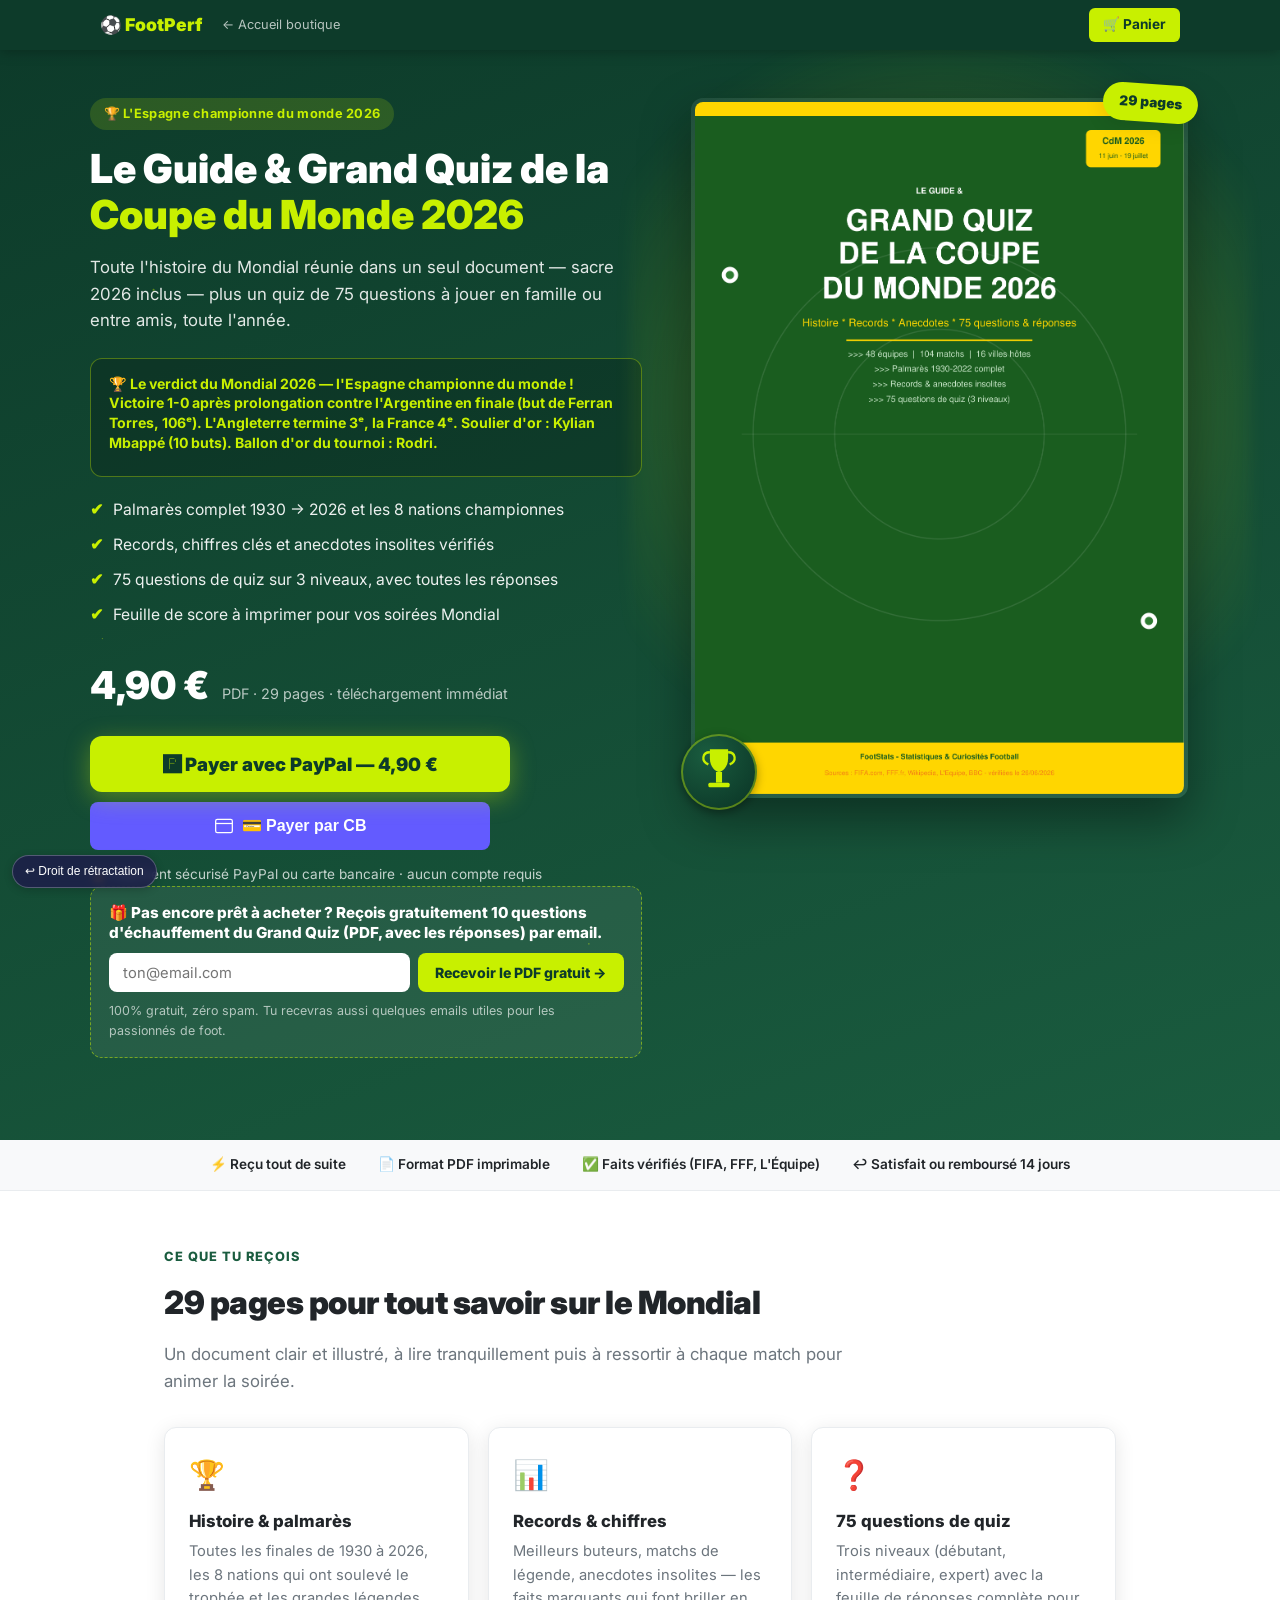
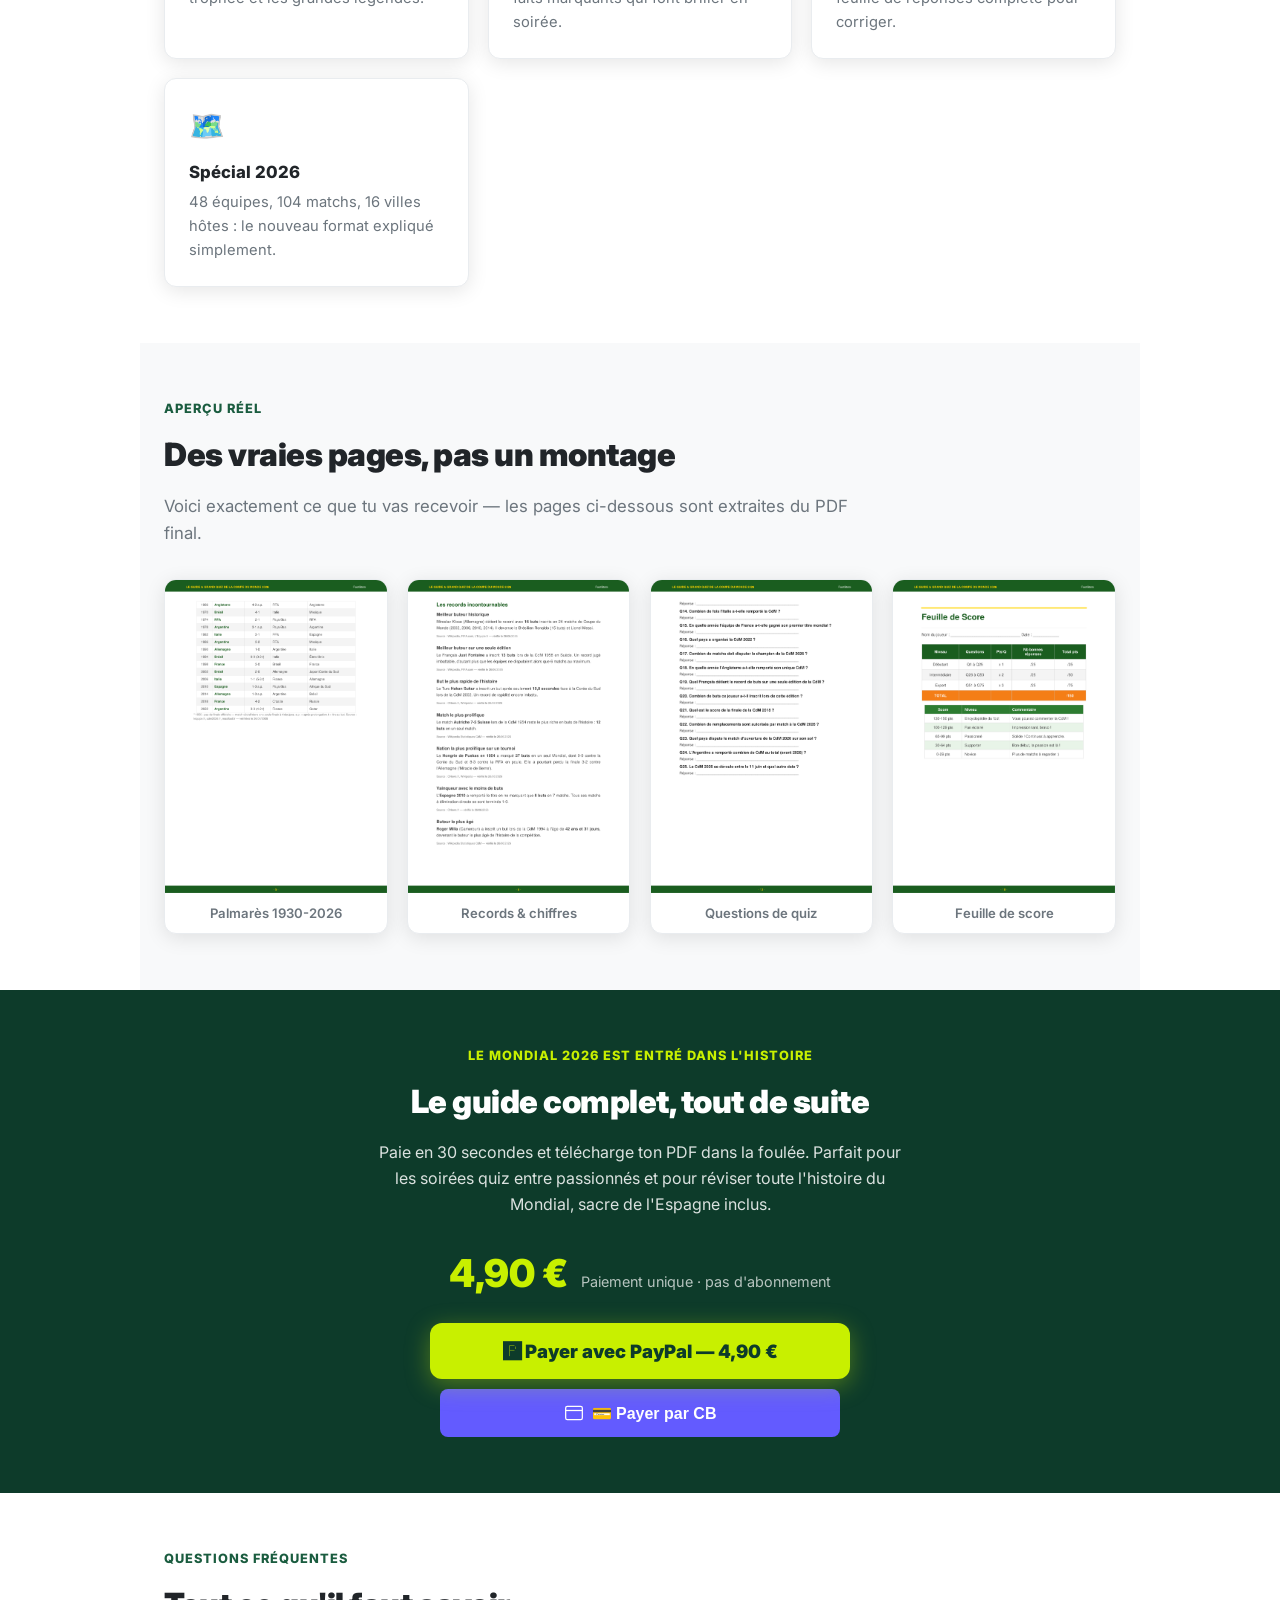
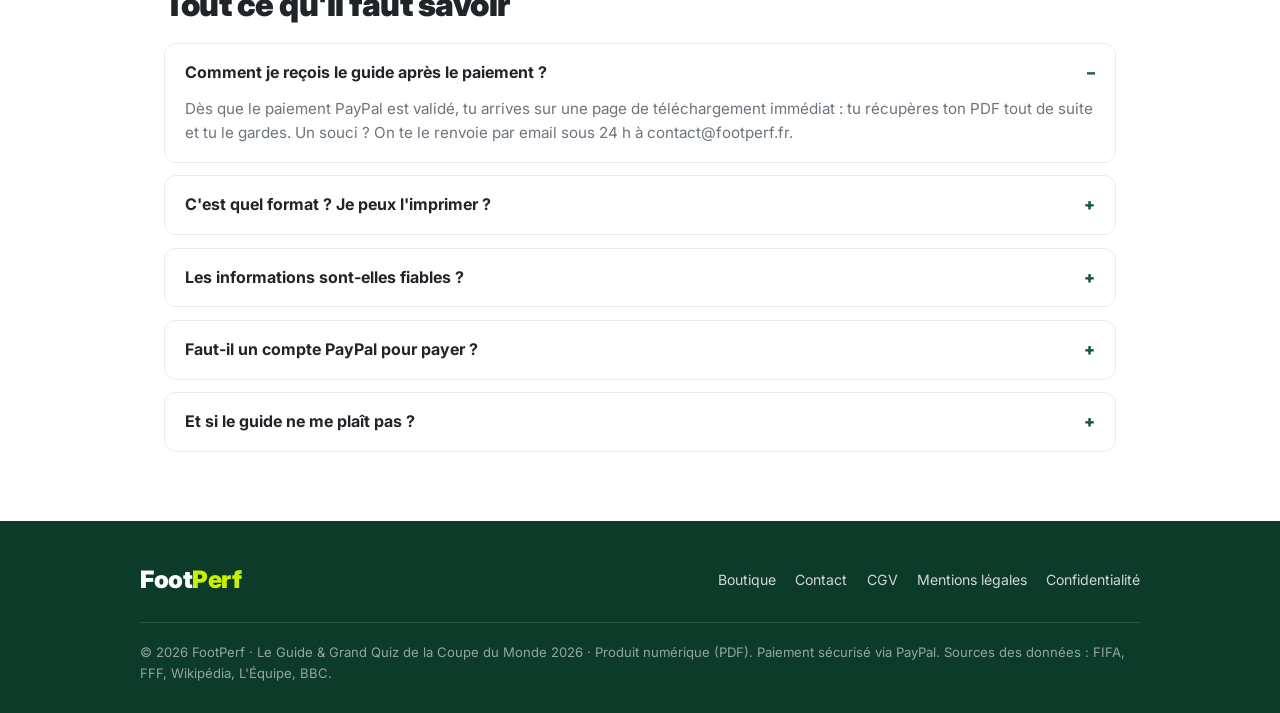
<file: coupe-du-monde-2026/index.html>
<!DOCTYPE html>
<html lang="fr">
<head>
<meta charset="UTF-8">
<meta name="viewport" content="width=device-width, initial-scale=1.0">
<title>Le Guide & Grand Quiz de la Coupe du Monde 2026 (PDF) | FootPerf</title>
  <link rel="icon" href="data:image/svg+xml,<svg xmlns=%22http://www.w3.org/2000/svg%22 viewBox=%220 0 100 100%22><text y=%22.9em%22 font-size=%2290%22>⚽</text></svg>">
<meta name="description" content="Le guide complet de la Coupe du Monde 2026 : palmarès 1930-2026 (sacre de l'Espagne inclus), records, anecdotes et 75 questions de quiz (3 niveaux) avec réponses. PDF de 29 pages, fact-checké. 4,90 € — téléchargement immédiat.">
<meta property="og:title" content="Le Guide & Grand Quiz de la Coupe du Monde 2026 (PDF)">
<meta property="og:description" content="Palmarès 1930-2026, records, anecdotes et 75 questions/réponses. 29 pages, fact-checké. 4,90 €, téléchargement immédiat.">
<meta property="og:type" content="product">
<meta property="og:image" content="https://footperf.fr/coupe-du-monde-2026/img/preview-cover.png">
<meta property="og:url" content="https://footperf.fr/coupe-du-monde-2026/">
<link rel="canonical" href="https://footperf.fr/coupe-du-monde-2026/">
<link rel="preconnect" href="https://fonts.googleapis.com">
<link rel="preconnect" href="https://fonts.gstatic.com" crossorigin>
<link href="https://fonts.googleapis.com/css2?family=Inter:wght@400;500;600;700;800;900&display=swap" rel="stylesheet">
<style>
*, *::before, *::after { box-sizing: border-box; margin: 0; padding: 0; }
:root {
  --green: #0d3b2a; --green-light: #1a5c3f; --lime: #c8f000; --white: #ffffff;
  --gray-50: #f8f9fa; --gray-100: #f1f3f5; --gray-200: #e9ecef; --gray-600: #6c757d;
  --gray-800: #343a40; --gray-900: #212529; --radius: 12px;
  --shadow: 0 4px 20px rgba(0,0,0,0.10); --shadow-lg: 0 8px 40px rgba(0,0,0,0.14);
}
html { scroll-behavior: smooth; }
body { font-family: 'Inter', sans-serif; color: var(--gray-900); background: var(--white); font-size: 16px; line-height: 1.6; }
img { max-width: 100%; display: block; }
a { color: inherit; }

/* NAV */
nav { background: var(--green); color: var(--white); padding: 0 1.5rem; position: sticky; top: 0; z-index: 100; box-shadow: 0 2px 12px rgba(0,0,0,0.25); }
.nav-inner { max-width: 1100px; margin: 0 auto; display: flex; align-items: center; justify-content: space-between; height: 60px; }
.logo { font-size: 1.5rem; font-weight: 900; color: var(--white); text-decoration: none; letter-spacing: -0.5px; }
.logo span { color: var(--lime); }
.nav-cta { background: var(--lime); color: var(--green); padding: 0.5rem 1.1rem; border-radius: 8px; font-weight: 800; font-size: 0.9rem; text-decoration: none; }

/* HERO */
.hero { background: linear-gradient(160deg, var(--green) 0%, var(--green-light) 100%); color: var(--white); padding: 3rem 1.5rem 3.5rem; }
.hero-inner { max-width: 1100px; margin: 0 auto; display: grid; grid-template-columns: 1.05fr 0.95fr; gap: 3rem; align-items: start; }
.hero-badge { display: inline-block; background: rgba(200,240,0,0.16); color: var(--lime); font-weight: 700; font-size: 0.8rem; padding: 0.35rem 0.85rem; border-radius: 100px; margin-bottom: 1rem; letter-spacing: 0.3px; }
.hero h1 { font-size: clamp(1.7rem, 4vw, 2.5rem); font-weight: 900; line-height: 1.15; margin-bottom: 1rem; }
.hero h1 span { color: var(--lime); }
.hero-sub { font-size: 1.05rem; color: rgba(255,255,255,0.88); margin-bottom: 1.5rem; }
.hero-facts { list-style: none; margin-bottom: 1.8rem; }
.hero-facts li { display: flex; align-items: flex-start; gap: 0.6rem; margin-bottom: 0.6rem; font-size: 0.98rem; color: rgba(255,255,255,0.92); }
.hero-facts li::before { content: "✔"; color: var(--lime); font-weight: 900; flex-shrink: 0; }
.price-row { display: flex; align-items: baseline; gap: 0.8rem; margin-bottom: 1.2rem; flex-wrap: wrap; }
.price { font-size: 2.4rem; font-weight: 900; color: var(--white); white-space: nowrap; }
.price-note { font-size: 0.9rem; color: rgba(255,255,255,0.7); }
.btn-buy { display: inline-flex; align-items: center; justify-content: center; gap: 0.5rem; width: 100%; max-width: 420px; background: var(--lime); color: var(--green); padding: 1.05rem 2rem; border: none; border-radius: 12px; font-weight: 900; font-size: 1.15rem; font-family: inherit; cursor: pointer; transition: transform 0.15s, box-shadow 0.15s; box-shadow: 0 6px 24px rgba(200,240,0,0.35); }
.btn-buy:hover { transform: translateY(-2px); box-shadow: 0 10px 30px rgba(200,240,0,0.5); }
.pay-reassure { margin-top: 0.9rem; font-size: 0.85rem; color: rgba(255,255,255,0.75); display: flex; align-items: center; gap: 0.4rem; flex-wrap: wrap; }
.hero-cover { display: flex; justify-content: center; align-items: flex-start; }
.cover-frame { position: relative; display: inline-block; }
.cover-frame img { display: block; max-height: 700px; width: auto; max-width: 100%; border-radius: 12px; box-shadow: 0 20px 50px rgba(0,0,0,0.4); border: 4px solid rgba(255,255,255,0.08); }
.cover-tag { position: absolute; top: -14px; right: -10px; background: var(--lime); color: var(--green); font-weight: 900; font-size: 0.85rem; padding: 0.5rem 1rem; border-radius: 100px; transform: rotate(4deg); box-shadow: var(--shadow); z-index: 2; }

/* TRUST STRIP */
.trust-bar { background: var(--gray-50); border-bottom: 1px solid var(--gray-200); padding: 0.9rem 1.5rem; }
.trust-inner { max-width: 1100px; margin: 0 auto; display: flex; justify-content: center; gap: 2rem; flex-wrap: wrap; }
.trust-item { display: flex; align-items: center; gap: 0.5rem; font-size: 0.85rem; font-weight: 600; color: var(--gray-900); }

/* SECTIONS */
section.block { max-width: 1000px; margin: 0 auto; padding: 3.5rem 1.5rem; }
.section-tag { color: var(--green-light); font-weight: 800; font-size: 0.8rem; letter-spacing: 1px; text-transform: uppercase; margin-bottom: 0.6rem; }
h2 { font-size: clamp(1.5rem, 3.2vw, 2rem); font-weight: 900; margin-bottom: 0.8rem; letter-spacing: -0.5px; }
.lead { color: var(--gray-600); font-size: 1.05rem; margin-bottom: 2rem; max-width: 700px; }

/* INSIDE GRID */
.inside-grid { display: grid; grid-template-columns: repeat(auto-fit, minmax(230px, 1fr)); gap: 1.2rem; }
.inside-card { background: var(--white); border: 1px solid var(--gray-200); border-radius: var(--radius); padding: 1.5rem; box-shadow: var(--shadow); }
.inside-card .ic { font-size: 1.8rem; margin-bottom: 0.6rem; }
.inside-card h3 { font-size: 1.05rem; font-weight: 800; margin-bottom: 0.35rem; }
.inside-card p { font-size: 0.92rem; color: var(--gray-600); }

/* PREVIEWS */
.previews { background: var(--gray-50); }
.preview-scroll { display: grid; grid-template-columns: repeat(auto-fit, minmax(210px, 1fr)); gap: 1.2rem; margin-top: 0.5rem; }
.preview-item { background: var(--white); border-radius: var(--radius); overflow: hidden; box-shadow: var(--shadow); border: 1px solid var(--gray-200); }
.preview-item img { width: 100%; height: auto; }
.preview-item span { display: block; text-align: center; font-size: 0.82rem; font-weight: 600; color: var(--gray-600); padding: 0.6rem; }

/* CTA BAND */
.cta-band { background: var(--green); color: var(--white); text-align: center; padding: 3.5rem 1.5rem; }
.cta-band h2 { color: var(--white); }
.cta-band p { color: rgba(255,255,255,0.85); max-width: 540px; margin: 0.6rem auto 1.6rem; }
.cta-band .price { color: var(--lime); }
.cta-band .btn-buy { margin: 0 auto; }

/* FAQ */
.faq details { border: 1px solid var(--gray-200); border-radius: var(--radius); padding: 1rem 1.25rem; margin-bottom: 0.8rem; background: var(--white); }
.faq summary { font-weight: 700; cursor: pointer; font-size: 1rem; list-style: none; }
.faq summary::-webkit-details-marker { display: none; }
.faq summary::after { content: "+"; float: right; color: var(--green-light); font-weight: 900; }
.faq details[open] summary::after { content: "–"; }
.faq details p { color: var(--gray-600); font-size: 0.95rem; margin-top: 0.7rem; }

/* FOOTER */
footer { background: var(--green); color: rgba(255,255,255,0.75); padding: 2.5rem 1.5rem 1.8rem; }
.footer-inner { max-width: 1000px; margin: 0 auto; }
.footer-top { display: flex; justify-content: space-between; align-items: center; flex-wrap: wrap; gap: 1rem; padding-bottom: 1.4rem; border-bottom: 1px solid rgba(255,255,255,0.12); }
.footer-links { display: flex; gap: 1.2rem; flex-wrap: wrap; }
.footer-links a { color: rgba(255,255,255,0.8); text-decoration: none; font-size: 0.88rem; }
.footer-links a:hover { color: var(--lime); }
.footer-bottom { padding-top: 1.2rem; font-size: 0.82rem; color: rgba(255,255,255,0.55); }

/* COUNTDOWN (honnête — lié à la vraie date de fin du Mondial, jamais un faux stock) */
.countdown-box { background: rgba(0,0,0,0.18); border: 1px solid rgba(200,240,0,0.35); border-radius: 12px; padding: 0.9rem 1.1rem; margin-bottom: 1.3rem; }
.countdown-label { font-size: 0.88rem; font-weight: 700; color: var(--lime); margin-bottom: 0.55rem; line-height: 1.4; }
.countdown-timer { display: flex; gap: 0.6rem; }
.cd-unit { background: rgba(255,255,255,0.08); border-radius: 8px; padding: 0.4rem 0.6rem; text-align: center; min-width: 56px; }
.cd-unit strong { display: block; font-size: 1.25rem; font-weight: 900; color: var(--white); line-height: 1.1; }
.cd-unit span { display: block; font-size: 0.68rem; color: rgba(255,255,255,0.7); text-transform: uppercase; letter-spacing: 0.4px; margin-top: 0.15rem; }

/* LEAD MAGNET GRATUIT (capture email — quiz d'échauffement PDF) */
.lead-box { background: rgba(255,255,255,0.07); border: 1px dashed rgba(200,240,0,0.5); border-radius: 12px; padding: 1rem 1.1rem; margin-bottom: 1.6rem; }
.lead-box-title { font-size: 0.95rem; font-weight: 800; color: var(--white); margin-bottom: 0.6rem; line-height: 1.35; }
.lead-form { display: flex; gap: 0.5rem; flex-wrap: wrap; }
.lead-form input[type=email] { flex: 1; min-width: 180px; padding: 0.65rem 0.9rem; border: none; border-radius: 8px; font-size: 0.92rem; font-family: inherit; }
.lead-form button { background: var(--lime); color: var(--green); border: none; border-radius: 8px; padding: 0.65rem 1.1rem; font-weight: 800; font-size: 0.88rem; font-family: inherit; cursor: pointer; white-space: nowrap; }
.lead-box-note { font-size: 0.78rem; color: rgba(255,255,255,0.65); margin-top: 0.55rem; }
.lead-msg { display: none; font-size: 0.85rem; font-weight: 700; color: var(--lime); margin-top: 0.5rem; }

@media (max-width: 820px) {
  .hero-inner { grid-template-columns: 1fr; gap: 1.4rem; display: flex; flex-direction: column; }
  /* le wrapper texte devient "transparent" pour le layout -> chaque enfant peut être réordonné individuellement */
  .hero-inner > div:first-child { display: contents; }
  .hero-badge { order: 1; }
  .hero h1 { order: 2; }
  .hero-sub { order: 3; }
  .countdown-box { order: 4; }
  .price-row { order: 5; }
  .btn-buy { order: 6; max-width: 100%; }
  /* BOS 27/07/2026 — sans order explicite, .checkout-stripe (injecte par bos-stripe.js)
     retombait a order:0 et le bouton "Payer par CB" etait ejecte tout en haut, au-dessus
     du H1, a ~1500px du bouton PayPal. Meme order que .btn-buy => il se place juste apres
     lui (l'ordre du DOM departage a order egal). Regle §12.36 : les 2 rails cote a cote. */
  .checkout-stripe { order: 6; }
  .pay-reassure { order: 7; }
  .lead-box { order: 8; }
  .hero-facts { order: 9; }
  .hero-cover { order: 10; max-width: 320px; margin: 0 auto; }
}
@media (max-width: 480px) {
  .hero { padding: 2rem 1.1rem 2.2rem; }
  .hero-sub { font-size: 0.95rem; margin-bottom: 1rem; }
  .price-row { margin-bottom: 0.9rem; }
  .cover-frame img { max-height: 320px; }
  .countdown-timer { gap: 0.4rem; }
  .cd-unit { min-width: 48px; padding: 0.35rem 0.4rem; }
  .cd-unit strong { font-size: 1.05rem; }
}

/* ============================================================
   BOS — ANIMATION THÉMATIQUE : trophée qui brille (16/07/2026)
   SVG inline + CSS keyframes uniquement. Coin bas-gauche de la
   couverture, jamais sur le prix/bouton/texte (colonne opposée).
   ============================================================ */
.bos-anim-produit {
  position: absolute;
  bottom: -12px;
  left: -10px;
  width: 76px;
  height: 76px;
  border-radius: 50%;
  background: radial-gradient(circle at 34% 28%, #1a5c3f, #0d3b2a 78%);
  box-shadow: 0 3px 10px rgba(0,0,0,.35), inset 0 0 0 2px rgba(200,240,0,.4);
  overflow: hidden;
  pointer-events: none;
  z-index: 1;
}
.bos-anim-produit svg { display: block; width: 100%; height: 100%; }
.bos-anim-trophy .bos-trophy-wrap,
.bos-anim-trophy .bos-shine { transform-box: fill-box; transform-origin: center; }
.bos-anim-trophy .bos-trophy-wrap { animation: bosTrophyPulse 5s ease-in-out infinite; }
.bos-anim-trophy .bos-shine { animation: bosShineSweep 5s ease-in-out infinite; }
@keyframes bosTrophyPulse { 0%, 100% { transform: scale(1); } 50% { transform: scale(1.07); } }
@keyframes bosShineSweep {
  0%   { transform: translate(-190%, 0) skewX(-20deg); }
  26%  { transform: translate(280%, 0) skewX(-20deg); }
  100% { transform: translate(280%, 0) skewX(-20deg); }
}
@media (max-width: 480px) { .bos-anim-produit { width: 60px; height: 60px; left: -6px; bottom: -8px; } }
@media (prefers-reduced-motion: reduce) {
  .bos-anim-produit * { animation: none !important; }
}
</style>
<link rel="stylesheet" href="../bos-modern.css?v=2">
<script src="/bos-promo.js?v=7h"></script>
<script type="application/ld+json">
{
  "@context": "https://schema.org",
  "@type": "Product",
  "name": "Le Guide & Grand Quiz de la Coupe du Monde 2026 (PDF)",
  "description": "Le guide complet de la Coupe du Monde 2026 : palmarès 1930-2026 (sacre de l'Espagne inclus), records, anecdotes et 75 questions de quiz (3 niveaux) avec réponses. PDF de 29 pages, fact-checké. 4,90 € — téléchargement immédiat.",
  "brand": {
    "@type": "Brand",
    "name": "FootPerf"
  },
  "url": "https://footperf.fr/coupe-du-monde-2026/",
  "offers": {
    "@type": "Offer",
    "price": "4.90",
    "priceCurrency": "EUR",
    "availability": "https://schema.org/InStock",
    "url": "https://footperf.fr/coupe-du-monde-2026/",
    "itemCondition": "https://schema.org/NewCondition"
  },
  "image": "https://footperf.fr/coupe-du-monde-2026/img/preview-cover.png"
}
</script>
<link rel="stylesheet" href="../bos-wow.css?v=2">
</head>
<body>
<div data-bos-product-id="guide-cdm2026" style="display:none"></div>
<nav style="background:#0d3b2a;padding:0 1.5rem;position:sticky;top:0;z-index:100">
  <div style="max-width:1080px;margin:0 auto;display:flex;align-items:center;justify-content:space-between;height:50px">
    <div style="display:flex;align-items:center;gap:20px">
      <a href="../index.html" style="color:#c8f000;text-decoration:none;font-weight:900;font-size:1.1rem">⚽ FootPerf</a>
      <a href="../index.html" style="color:rgba(255,255,255,0.7);text-decoration:none;font-size:.8rem">← Accueil boutique</a>
    </div>
    <a href="../index.html#panier" style="position:relative;background:#c8f000;color:#0d3b2a;text-decoration:none;font-weight:700;font-size:.85rem;padding:6px 14px;border-radius:6px">🛒 Panier <span id="cdm-cart-count" style="display:none;position:absolute;top:-6px;right:-6px;background:#e03131;color:#fff;border-radius:50%;width:18px;height:18px;font-size:.65rem;font-weight:700;display:flex;align-items:center;justify-content:center">0</span></a>
  </div>
</nav>

<!-- HERO -->
<header class="hero">
  <div class="hero-inner">
    <div>
      <span class="hero-badge">🏆 L'Espagne championne du monde 2026</span>
      <h1>Le Guide &amp; Grand Quiz de la <span>Coupe du Monde 2026</span></h1>
      <p class="hero-sub">Toute l'histoire du Mondial réunie dans un seul document — sacre 2026 inclus — plus un quiz de 75 questions à jouer en famille ou entre amis, toute l'année.</p>

      <div class="countdown-box">
        <div class="countdown-label">🏆 Le verdict du Mondial 2026 — l'Espagne championne du monde&nbsp;! Victoire 1-0 après prolongation contre l'Argentine en finale (but de Ferran Torres, 106ᵉ). L'Angleterre termine 3ᵉ, la France 4ᵉ. Soulier d'or&nbsp;: Kylian Mbappé (10 buts). Ballon d'or du tournoi&nbsp;: Rodri.</div>
      </div>

      <ul class="hero-facts">
        <li>Palmarès complet 1930 → 2026 et les 8 nations championnes</li>
        <li>Records, chiffres clés et anecdotes insolites vérifiés</li>
        <li>75 questions de quiz sur 3 niveaux, avec toutes les réponses</li>
        <li>Feuille de score à imprimer pour vos soirées Mondial</li>
      </ul>
      <div id="acheter" class="price-row">
        <span class="price">4,90 €</span>
        <span class="price-note">PDF · 29 pages · téléchargement immédiat</span>
      </div>
      <button class="btn-buy" onclick="bosBuyNow('Guide &amp; Grand Quiz Coupe du Monde 2026 (PDF)', 4.90, 'guide-cdm2026')">
        🅿 Payer avec PayPal — 4,90 €
      </button>
      <div class="checkout-stripe" style="margin-top:10px;"></div>
      <div class="pay-reassure">🔒 Paiement sécurisé PayPal ou carte bancaire · aucun compte requis</div>

      <div class="lead-box">
        <div class="lead-box-title">🎁 Pas encore prêt à acheter ? Reçois gratuitement 10 questions d'échauffement du Grand Quiz (PDF, avec les réponses) par email.</div>
        <form class="lead-form" id="leadForm" action="https://api.web3forms.com/submit" method="POST">
          <input type="hidden" name="access_key" value="d97a8c73-b827-48bb-b437-e053a73fdb7e">
          <input type="hidden" name="subject" value="Nouveau lead — Quiz échauffement CdM 2026">
          <input type="hidden" name="from_name" value="Quiz Échauffement CdM 2026">
          <input type="hidden" name="marque" value="foot-cdm">
          <input type="checkbox" name="botcheck" style="display:none !important" tabindex="-1" autocomplete="off">
          <input type="email" name="email" required placeholder="ton@email.com" aria-label="Ton email">
          <button type="submit">Recevoir le PDF gratuit →</button>
        </form>
        <p class="lead-box-note">100% gratuit, zéro spam. Tu recevras aussi quelques emails utiles pour les passionnés de foot.</p>
      </div>
    </div>
    <div class="hero-cover">
      <div class="cover-frame">
        <span class="cover-tag">29 pages</span>
        <img src="img/preview-cover.png" alt="Couverture du Guide & Grand Quiz de la Coupe du Monde 2026" width="1191" height="1684" loading="eager">
        <div class="bos-anim-produit bos-anim-trophy" aria-hidden="true">
          <svg viewBox="0 0 100 100" preserveAspectRatio="xMidYMid meet">
            <defs>
              <clipPath id="trophyClip">
                <path d="M38,20 H62 V32 C62,44 54,50 50,50 C46,50 38,44 38,32 Z"/>
                <rect x="46" y="50" width="8" height="14"/>
                <rect x="36" y="64" width="28" height="6" rx="2"/>
              </clipPath>
            </defs>
            <g class="bos-trophy-wrap">
              <g fill="#c8f000">
                <path d="M38,20 H62 V32 C62,44 54,50 50,50 C46,50 38,44 38,32 Z"/>
                <rect x="46" y="50" width="8" height="14"/>
                <rect x="36" y="64" width="28" height="6" rx="2"/>
                <path d="M38,24 C28,24 26,36 36,40" fill="none" stroke="#c8f000" stroke-width="3"/>
                <path d="M62,24 C72,24 74,36 64,40" fill="none" stroke="#c8f000" stroke-width="3"/>
              </g>
              <g clip-path="url(#trophyClip)">
                <rect class="bos-shine" x="-10" y="0" width="16" height="90" fill="rgba(255,255,255,.9)"/>
              </g>
            </g>
          </svg>
        </div>
      </div>
    </div>
  </div>
</header>

<!-- TRUST -->
<div class="trust-bar">
  <div class="trust-inner">
    <div class="trust-item">⚡ Reçu tout de suite</div>
    <div class="trust-item">📄 Format PDF imprimable</div>
    <div class="trust-item">✅ Faits vérifiés (FIFA, FFF, L'Équipe)</div>
    <div class="trust-item">↩️ Satisfait ou remboursé 14 jours</div>
  </div>
</div>

<!-- INSIDE -->
<section class="block">
  <div class="section-tag">Ce que tu reçois</div>
  <h2>29 pages pour tout savoir sur le Mondial</h2>
  <p class="lead">Un document clair et illustré, à lire tranquillement puis à ressortir à chaque match pour animer la soirée.</p>
  <div class="inside-grid">
    <div class="inside-card">
      <div class="ic">🏆</div>
      <h3>Histoire &amp; palmarès</h3>
      <p>Toutes les finales de 1930 à 2026, les 8 nations qui ont soulevé le trophée et les grandes légendes.</p>
    </div>
    <div class="inside-card">
      <div class="ic">📊</div>
      <h3>Records &amp; chiffres</h3>
      <p>Meilleurs buteurs, matchs de légende, anecdotes insolites — les faits marquants qui font briller en soirée.</p>
    </div>
    <div class="inside-card">
      <div class="ic">❓</div>
      <h3>75 questions de quiz</h3>
      <p>Trois niveaux (débutant, intermédiaire, expert) avec la feuille de réponses complète pour corriger.</p>
    </div>
    <div class="inside-card">
      <div class="ic">🗺️</div>
      <h3>Spécial 2026</h3>
      <p>48 équipes, 104 matchs, 16 villes hôtes : le nouveau format expliqué simplement.</p>
    </div>
  </div>
</section>

<!-- PREVIEWS -->
<section class="block previews">
  <div class="section-tag">Aperçu réel</div>
  <h2>Des vraies pages, pas un montage</h2>
  <p class="lead">Voici exactement ce que tu vas recevoir — les pages ci-dessous sont extraites du PDF final.</p>
  <div class="preview-scroll">
    <div class="preview-item"><img src="img/preview-palmares.png" alt="Page palmarès des Coupes du Monde 1930-2026" loading="lazy"><span>Palmarès 1930-2026</span></div>
    <div class="preview-item"><img src="img/preview-records.png" alt="Page records et chiffres clés" loading="lazy"><span>Records &amp; chiffres</span></div>
    <div class="preview-item"><img src="img/preview-quiz-debutant.png" alt="Page de questions du quiz" loading="lazy"><span>Questions de quiz</span></div>
    <div class="preview-item"><img src="img/preview-feuille-score.png" alt="Feuille de score à imprimer" loading="lazy"><span>Feuille de score</span></div>
  </div>
</section>

<!-- CTA BAND -->
<div class="cta-band">
  <div class="section-tag" style="color:var(--lime)">Le Mondial 2026 est entré dans l'histoire</div>
  <h2>Le guide complet, tout de suite</h2>
  <p>Paie en 30 secondes et télécharge ton PDF dans la foulée. Parfait pour les soirées quiz entre passionnés et pour réviser toute l'histoire du Mondial, sacre de l'Espagne inclus.</p>
  <div class="price-row" style="justify-content:center">
    <span class="price">4,90 €</span>
    <span class="price-note">Paiement unique · pas d'abonnement</span>
  </div>
  <button class="btn-buy" onclick="bosBuyNow('Guide &amp; Grand Quiz Coupe du Monde 2026 (PDF)', 4.90, 'guide-cdm2026')">
    🅿 Payer avec PayPal — 4,90 €
  </button>
  <!-- BOS 27/07/2026 — §12.36 : partout ou il y a un bouton PayPal statique, le rail CB
       doit etre juste a cote. Sans ce conteneur, bos-stripe.js n'injectait rien ici. -->
  <div class="checkout-stripe" style="margin-top:10px;"></div>
</div>

<!-- FAQ -->
<section class="block faq">
  <div class="section-tag">Questions fréquentes</div>
  <h2>Tout ce qu'il faut savoir</h2>
  <details open>
    <summary>Comment je reçois le guide après le paiement ?</summary>
    <p>Dès que le paiement PayPal est validé, tu arrives sur une page de téléchargement immédiat : tu récupères ton PDF tout de suite et tu le gardes. Un souci ? On te le renvoie par email sous 24 h à contact@footperf.fr.</p>
  </details>
  <details>
    <summary>C'est quel format ? Je peux l'imprimer ?</summary>
    <p>C'est un PDF de 29 pages, lisible sur téléphone, tablette et ordinateur, et parfaitement imprimable (notamment la feuille de score du quiz).</p>
  </details>
  <details>
    <summary>Les informations sont-elles fiables ?</summary>
    <p>Oui. Toutes les données (palmarès, records, format 2026) ont été vérifiées à partir de sources officielles : FIFA.com, FFF.fr, Wikipédia, L'Équipe et la BBC.</p>
  </details>
  <details>
    <summary>Faut-il un compte PayPal pour payer ?</summary>
    <p>Non. Tu peux payer par carte bancaire directement, sans créer de compte PayPal.</p>
  </details>
  <details>
    <summary>Et si le guide ne me plaît pas ?</summary>
    <p>Satisfait ou remboursé : tu as 14 jours pour nous écrire à contact@footperf.fr, on te rembourse sans discuter.</p>
  </details>
</section>

<!-- FOOTER -->
<footer>
  <div class="footer-inner">
    <div class="footer-top">
      <a href="/" class="logo" style="color:#fff">Foot<span style="color:var(--lime)">Perf</span></a>
      <div class="footer-links">
        <a href="/">Boutique</a>
        <a href="mailto:contact@footperf.fr">Contact</a>
        <!-- BOS 27/07/2026 — page de vente sans acces aux CGV/mentions legales (obligation
             legale). Les textes vivent dans l'accueil (#legalCgv / #legalMentions), ouverts
             automatiquement a l'arrivee grace au handler de hash ajoute dans index.html. -->
        <a href="/#legalCgv">CGV</a>
        <a href="/#legalMentions">Mentions légales</a>
        <a href="/politique-confidentialite.html">Confidentialité</a>
      </div>
    </div>
    <div class="footer-bottom">
      © 2026 FootPerf · Le Guide &amp; Grand Quiz de la Coupe du Monde 2026 · Produit numérique (PDF). Paiement sécurisé via PayPal. Sources des données : FIFA, FFF, Wikipédia, L'Équipe, BBC.
    </div>
  </div>
</footer>

<!-- umami-start --><script defer src="https://cloud.umami.is/script.js" data-website-id="d0fa94fe-a108-4590-a465-8f0017569370"></script><!-- umami-end -->
<script src="../bos-paypal.js?v=20261018b"></script>



<!-- BOS — capture email lead magnet "Quiz d'échauffement" -> Web3Forms -> redirection page merci gratuite. Ajout 05/07/2026. -->
<script>
(function(){
  var form = document.getElementById('leadForm');
  if (!form) return;
  form.addEventListener('submit', function(e){
    e.preventDefault();
    var btn = form.querySelector('button[type=submit]');
    var orig = btn ? btn.textContent : '';
    if (btn) { btn.disabled = true; btn.textContent = 'Envoi…'; }
    try { if (window.umami && typeof umami.track === 'function') umami.track('lead_quiz_submit', { boutique: 'footperf-cdm' }); } catch(e){}
    fetch(form.action, { method: 'POST', headers: {'Accept':'application/json'}, body: new FormData(form) })
      .then(function(res){
        if (res.ok) {
          window.location.href = 'merci-guide-gratuit.html';
        } else if (btn) {
          btn.disabled = false; btn.textContent = orig;
          alert("Oups, l'inscription n'a pas pu aboutir. Réessaie ou écris-nous à contact@footperf.fr.");
        }
      })
      .catch(function(){
        if (btn) { btn.disabled = false; btn.textContent = orig; }
        alert('Connexion impossible pour le moment. Réessaie dans un instant.');
      });
  });
})();
</script>

<script src="bos-stripe.js"></script>
<script src="../bos-consent.js?v=1" defer></script>
<script src="../bos-sticky-cta.js" defer></script>
<script src="/bos-retractation.js?v=2"></script>
<script src="../bos-reveal.js?v=2" defer></script>
<script src="../bos-wow.js?v=2" defer></script>
</body>
</html>

<script>
// Mini addToCart pour le guide CDM (même clé localStorage que FootPerf)
document.addEventListener("DOMContentLoaded",function(){var c=JSON.parse(localStorage.getItem("footperf_cart")||"[]");var n=c.reduce(function(s,i){return s+(i.qty||1)},0);var b=document.getElementById("cdm-cart-count");if(b){b.textContent=n;b.style.display=n>0?"flex":"none"}});
function addToCartCDM() {
  var key = 'footperf_cart';
  var cart = JSON.parse(localStorage.getItem(key) || '[]');
  var existing = cart.find(function(i) { return i.id === 'guide-cdm2026'; });
  if (existing) { existing.qty++; }
  else { cart.push({ id: 'guide-cdm2026', name: 'Guide & Grand Quiz Coupe du Monde 2026 (PDF)', price: 4.90, img: 'img/preview-cover.png', qty: 1 }); }
  localStorage.setItem(key, JSON.stringify(cart));
  // Mettre à jour le badge
  var n = cart.reduce(function(s,i) { return s + (i.qty || 1); }, 0);
  var b = document.getElementById('cdm-cart-count');
  if (b) { b.textContent = n; b.style.display = n > 0 ? 'flex' : 'none'; }
  // Feedback visuel
  var t = document.createElement('div');
  t.style.cssText = 'position:fixed;bottom:24px;left:50%;transform:translateX(-50%);z-index:99999;background:#10b981;color:#fff;padding:12px 24px;border-radius:8px;font-weight:700';
  t.textContent = '✅ Ajouté au panier !';
  document.body.appendChild(t);
  setTimeout(function() { t.remove(); }, 2000);
}
</script>
</file>
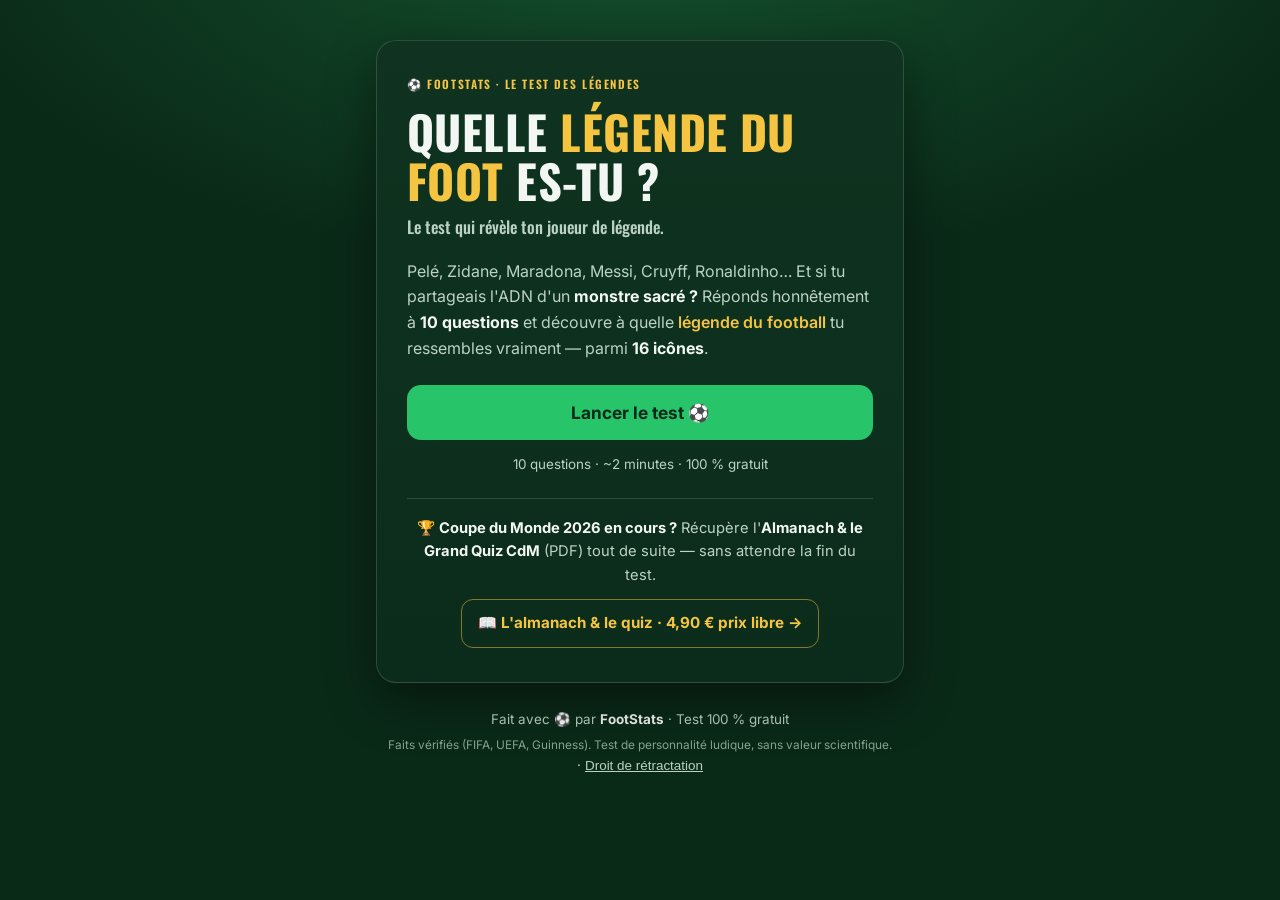
<file: legende-foot/index.html>
<!DOCTYPE html>
<html lang="fr">
<head>
<meta charset="UTF-8">
<meta name="viewport" content="width=device-width, initial-scale=1.0, viewport-fit=cover">
<meta name="theme-color" content="#0a2a18">

<title>Quelle Légende du Foot es-tu ? — Le Test | FootStats</title>
<meta name="description" content="Pelé, Zidane, Maradona, Messi… À quelle légende du football ressembles-tu ? Réponds à 10 questions et découvre ton joueur de légende. Test gratuit, rapide, résultat à partager.">
<meta name="author" content="FootStats">
<meta name="robots" content="index, follow">
<link rel="canonical" href="https://footperf.fr/legende-foot/">

<!-- Open Graph -->
<meta property="og:type" content="website">
<meta property="og:site_name" content="FootStats">
<meta property="og:locale" content="fr_FR">
<meta property="og:title" content="Quelle Légende du Foot es-tu ?">
<meta property="og:description" content="Zidane, Pelé, Maradona, Messi, Cruyff… Découvre à quelle légende du football tu ressembles. 16 légendes possibles, résultat à partager.">
<meta property="og:url" content="https://footperf.fr/legende-foot/">
<meta property="og:image" content="https://footperf.fr/legende-foot/og-image.png">
<meta property="og:image:width" content="1200">
<meta property="og:image:height" content="630">

<!-- Twitter -->
<meta name="twitter:card" content="summary_large_image">
<meta name="twitter:title" content="Quelle Légende du Foot es-tu ?">
<meta name="twitter:description" content="Découvre à quelle légende du football tu ressembles. 16 légendes possibles, résultat à partager.">
<meta name="twitter:image" content="https://footperf.fr/legende-foot/og-image.png">

<link rel="icon" type="image/svg+xml" href="favicon.svg">
<link rel="apple-touch-icon" href="favicon.svg">
<link rel="manifest" href="manifest.webmanifest">
<link rel="preconnect" href="https://fonts.googleapis.com">
<link rel="preconnect" href="https://fonts.gstatic.com" crossorigin>
<link href="https://fonts.googleapis.com/css2?family=Oswald:wght@500;600;700&family=Inter:wght@400;500;600;700&display=swap" rel="stylesheet">
<link rel="stylesheet" href="styles.css">

<!-- JSON-LD : Quiz + WebApplication -->
<script type="application/ld+json">
{
  "@context": "https://schema.org",
  "@graph": [
    {
      "@type": "WebSite",
      "name": "FootStats",
      "url": "https://footperf.fr/legende-foot/",
      "inLanguage": "fr-FR"
    },
    {
      "@type": "WebApplication",
      "name": "Quelle Légende du Foot es-tu ?",
      "applicationCategory": "GameApplication",
      "operatingSystem": "Web",
      "offers": { "@type": "Offer", "price": "0", "priceCurrency": "EUR" },
      "inLanguage": "fr-FR",
      "url": "https://footperf.fr/legende-foot/",
      "description": "Test de personnalité football : découvre à quelle légende du foot tu ressembles parmi 16 icônes (Pelé, Zidane, Maradona, Messi, Cruyff, Beckenbauer…). Résultat partageable."
    }
  ]
}
</script>

<!-- ===================================================================
     MONÉTISATION — TODO (revue 27/06/2026) :
     - AdSense : activer SEULEMENT après compte approuvé + ~1000 visites/mois.
       NE PAS inventer d'ID client. Placeholder officiel :
       <script async src="https://pagead2.googlesyndication.com/pagead/js/adsbygoogle.js?client=ca-pub-XXXXXXXXXXXXXXXX" crossorigin="anonymous"></script>
     - Revenu live AUJOURD'HUI : capture email VIP FootPerf (Web3Forms) +
       lien partenaire Comparateur IA (section ressources). Pas de cul-de-sac.
==================================================================== -->
<script src="/bos-promo.js?v=7h"></script>
<link rel="stylesheet" href="../bos-wow.css?v=2">
</head>
<body>

<div class="pitch-bg" aria-hidden="true"></div>

<main class="wrap">

  <!-- ============ ÉCRAN ACCUEIL ============ -->
  <section id="screen-intro" class="screen screen--active card">
    <p class="brandline">⚽ FOOTSTATS · LE TEST DES LÉGENDES</p>
    <h1 class="title">Quelle <span class="hl">légende du foot</span> es-tu&nbsp;?</h1>
    <p class="subtitle">Le test qui révèle ton joueur de légende.</p>
    <p class="intro-text">
      Pelé, Zidane, Maradona, Messi, Cruyff, Ronaldinho…
      Et si tu partageais l'ADN d'un <strong>monstre sacré&nbsp;?</strong>
      Réponds honnêtement à <strong>10 questions</strong> et découvre à quelle
      <em>légende du football</em> tu ressembles vraiment — parmi <strong>16 icônes</strong>.
    </p>
    <button id="btn-start" class="btn btn--primary btn--big">Lancer le test ⚽</button>
    <p class="meta-line">10 questions · ~2 minutes · 100&nbsp;% gratuit</p>

    <!-- Accès DIRECT à l'offre dès l'accueil (fenêtre CdM) : pour qui veut l'almanach tout de suite, sans faire le test -->
    <div class="intro-offer">
      <p class="intro-offer-line">🏆 <strong>Coupe du Monde 2026 en cours&nbsp;?</strong> Récupère l'<strong>Almanach &amp; le Grand Quiz CdM</strong> (PDF) tout de suite — sans attendre la fin du test.</p>
      <a class="intro-offer-link"
         href="https://ko-fi.com/s/a60bdc1106"
         target="_blank" rel="noopener">
        📖 L'almanach &amp; le quiz · 4,90&nbsp;€ prix libre →
      </a>
    </div>
  </section>

  <!-- ============ ÉCRAN QUIZ ============ -->
  <section id="screen-quiz" class="screen card">
    <div class="quiz-top">
      <span id="q-counter" class="counter">Question 1 / 10</span>
      <button id="btn-restart-mini" class="restart-mini" type="button" title="Recommencer">↺</button>
    </div>
    <div class="progress"><div id="progress-bar" class="progress-bar"></div></div>

    <h2 id="q-text" class="question">…</h2>

    <div id="answers" class="answers"><!-- options injectées --></div>
  </section>

  <!-- ============ ÉCRAN RÉSULTAT ============ -->
  <section id="screen-result" class="screen card">
    <p class="brandline">TON RÉSULTAT</p>
    <div class="result-head">
      <span id="res-flag" class="res-flag">🏆</span>
      <p class="res-pre">Tu es…</p>
      <h2 id="res-name" class="res-name">…</h2>
      <p id="res-archetype" class="res-archetype">…</p>
      <p id="res-meta" class="res-meta">…</p>
    </div>

    <p id="res-desc" class="res-desc">…</p>

    <div id="res-tags" class="res-tags"><!-- tags --></div>

    <div class="fact-box">
      <p class="fact-title">💡 Le savais-tu&nbsp;?</p>
      <ul id="res-facts" class="fact-list"><!-- faits vérifiés --></ul>
    </div>

    <!-- ====== FUNNEL #1 (priorité : 1er € · fenêtre CdM) : Offre Ko-fi — encaissement instantané PayPal, au pic d'intention ====== -->
    <div class="cta-offer">
      <p class="cta-offer-kicker">🏆 Coupe du Monde 2026 · c'est maintenant</p>
      <h3 class="cta-offer-title">L'Almanach &amp; le Grand Quiz CdM&nbsp;2026</h3>
      <p class="cta-offer-pitch">Vis chaque match de cette Coupe du Monde comme un vrai expert : l'almanach des stats à connaître + le grand quiz, réunis dans un seul PDF.</p>
      <ul class="cta-offer-points">
        <li>📖 Les stats, records et palmarès clés à sortir au bon moment</li>
        <li>❓ Le grand quiz pour défier (et battre) tes potes à chaque match</li>
        <li>⚡ PDF à télécharger tout de suite — prêt avant le prochain coup d'envoi</li>
      </ul>
      <div class="cta-offer-price">
        <span class="price-tag">4,90&nbsp;€</span>
        <span class="price-access">ou plus · prix libre</span>
      </div>
      <a class="btn btn--gold cta-offer-btn"
         href="https://ko-fi.com/s/a60bdc1106"
         target="_blank" rel="noopener">
        Je veux l'almanach &amp; le quiz →
      </a>
      <p class="cta-offer-fine">Paiement via Ko-fi (PayPal / CB, sans compte) · Téléchargement immédiat</p>
    </div>

    <!-- ====== FUNNEL #2 : abonnement chaîne FootStats (audience) ====== -->
    <div class="cta-yt">
      <p class="cta-yt-title">Tu kiffes le foot et son Histoire&nbsp;?</p>
      <p class="cta-yt-sub">FootStats, c'est les vraies stats et les vraies histoires de foot — pas de blabla. Tu vas devenir incollable. Rejoins-nous 👇</p>
      <a id="cta-sub" class="btn btn--yt" href="https://www.youtube.com/@FootStats2026Fr?sub_confirmation=1" target="_blank" rel="noopener">
        ▶️ S'abonner à FootStats
      </a>
    </div>

    <!-- ====== FUNNEL #3 : capture email — Liste VIP boutique FootPerf (Web3Forms) ====== -->
    <form id="email-form" class="email-cap"
          action="https://api.web3forms.com/submit" method="POST">
      <input type="hidden" name="access_key" value="d97a8c73-b827-48bb-b437-e053a73fdb7e">
      <input type="hidden" name="subject" value="Quelle Légende Foot — nouveau lead VIP FootPerf">
      <input type="hidden" name="from_name" value="Quelle Légende Foot">
      <input type="checkbox" name="botcheck" style="display:none !important" tabindex="-1" autocomplete="off">
      <p class="email-title">🛒 Liste VIP FootPerf — l'équipement des vrais fans</p>
      <p class="email-sub">Sois prévenu(e) de l'ouverture et reçois <strong>-10&nbsp;% + l'accès prioritaire</strong>. (Ouverture imminente.)</p>
      <div class="email-row">
        <input id="email-input" class="email-input" type="email" name="email" required inputmode="email"
               placeholder="ton@email.com" autocomplete="email" aria-label="Ton adresse email"
               aria-describedby="email-note">
        <button class="btn btn--primary" type="submit">Je veux le -10&nbsp;%</button>
      </div>
      <p id="email-msg" class="email-msg" hidden></p>
      <p id="email-note" class="email-note">Pas de spam. Désinscription en 1 clic. Email utilisé uniquement pour la liste VIP FootPerf (RGPD).</p>
    </form>

    <div class="share-row">
      <button id="btn-share" class="btn btn--gold">📲 Partager mon résultat</button>
      <button id="btn-download" class="btn btn--ghost">⬇️ Enregistrer l'image</button>
    </div>

    <p class="more-soon">🔜 Bientôt&nbsp;: « Devine la légende », le quiz des records et bien plus.</p>

    <button id="btn-replay" class="btn btn--ghost btn--big">↻ Refaire le test</button>

    <!-- ====== Section ressources ====== -->
    <div class="resources">
      <p class="res-h">Pour aller plus loin</p>
      <ul class="res-links">
        <li>📺 La chaîne <a href="https://www.youtube.com/@FootStats2026Fr?sub_confirmation=1" target="_blank" rel="noopener">FootStats</a> — stats &amp; histoires de foot</li>
        <li>🤖 <a href="https://technovaboutique.fr/comparateur-ia/" target="_blank" rel="sponsored nofollow noopener">Comparateur d'outils IA</a> — pour analyser le foot autrement <span class="res-fine">(lien partenaire)</span></li>
      </ul>
    </div>
  </section>

  <footer class="foot">
    <p>Fait avec ⚽ par <strong>FootStats</strong> · Test 100&nbsp;% gratuit</p>
    <p class="foot-fine">Faits vérifiés (FIFA, UEFA, Guinness). Test de personnalité ludique, sans valeur scientifique.</p>
  </footer>
</main>

<!-- canvas caché pour générer l'image de partage -->
<canvas id="share-canvas" width="1080" height="1080" hidden></canvas>

<script src="data.js"></script>
<script src="app.js"></script>

<script src="/bos-retractation.js?v=2"></script>
<script src="../bos-wow.js?v=2" defer></script>
</body>
</html>
</file>
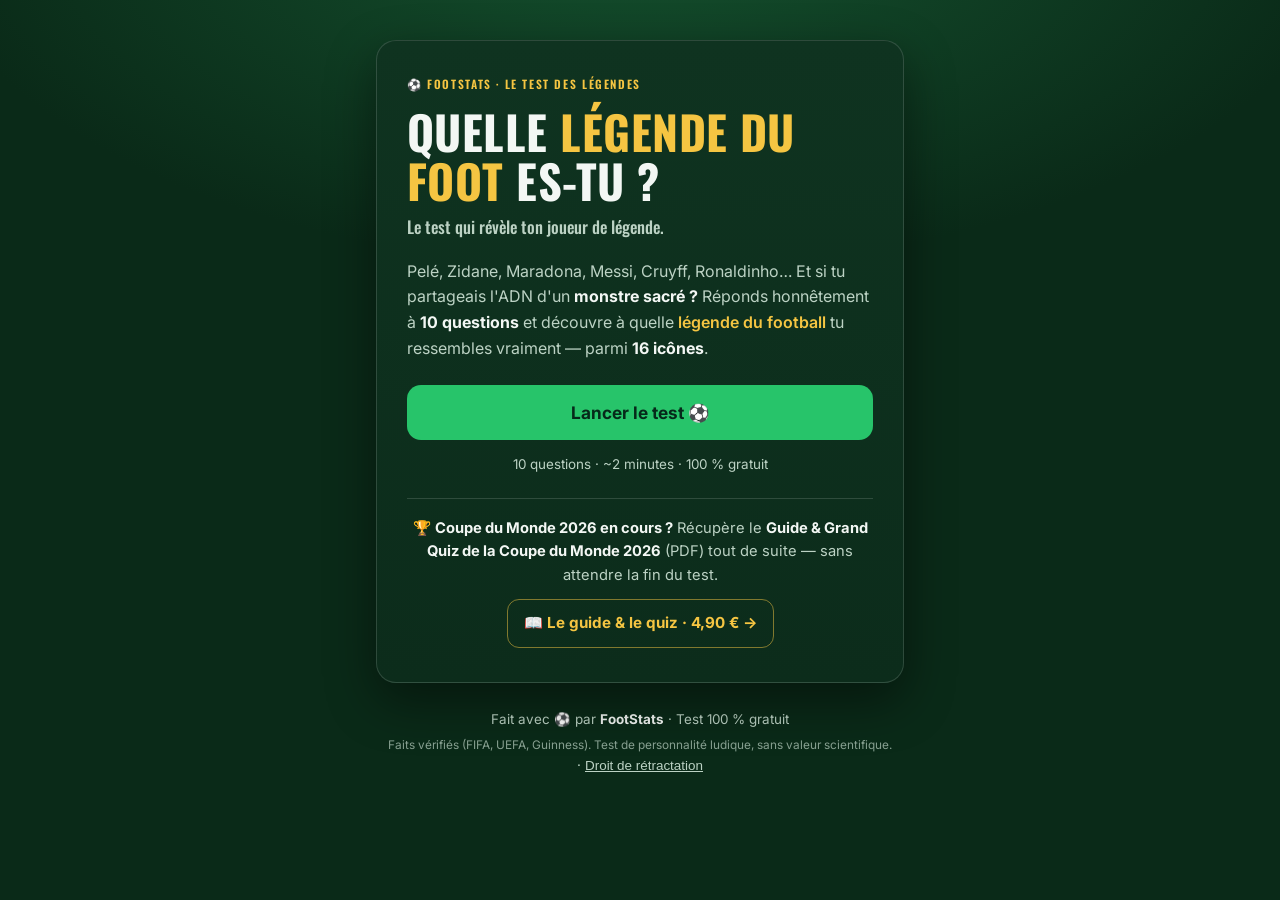
<file: quiz/index.html>
<!DOCTYPE html>
<html lang="fr">
<head>
<meta charset="UTF-8">
<meta name="viewport" content="width=device-width, initial-scale=1.0, viewport-fit=cover">
<meta name="theme-color" content="#0a2a18">

<title>Quelle Légende du Foot es-tu ? — Le Test | FootStats</title>
<meta name="description" content="Pelé, Zidane, Maradona, Messi… À quelle légende du football ressembles-tu ? Réponds à 10 questions et découvre ton joueur de légende. Test gratuit, rapide, résultat à partager.">
<meta name="author" content="FootStats">
<meta name="robots" content="index, follow">
<link rel="canonical" href="https://footperf.fr/quiz/">

<!-- Open Graph -->
<meta property="og:type" content="website">
<meta property="og:site_name" content="FootStats">
<meta property="og:locale" content="fr_FR">
<meta property="og:title" content="Quelle Légende du Foot es-tu ?">
<meta property="og:description" content="Zidane, Pelé, Maradona, Messi, Cruyff… Découvre à quelle légende du football tu ressembles. 16 légendes possibles, résultat à partager.">
<meta property="og:url" content="https://footperf.fr/quiz/">
<meta property="og:image" content="https://footperf.fr/quiz/og-image.png">
<meta property="og:image:width" content="1200">
<meta property="og:image:height" content="630">

<!-- Twitter -->
<meta name="twitter:card" content="summary_large_image">
<meta name="twitter:title" content="Quelle Légende du Foot es-tu ?">
<meta name="twitter:description" content="Découvre à quelle légende du football tu ressembles. 16 légendes possibles, résultat à partager.">
<meta name="twitter:image" content="https://footperf.fr/quiz/og-image.png">

<link rel="icon" type="image/svg+xml" href="favicon.svg">
<link rel="apple-touch-icon" href="favicon.svg">
<link rel="manifest" href="manifest.webmanifest">
<link rel="preconnect" href="https://fonts.googleapis.com">
<link rel="preconnect" href="https://fonts.gstatic.com" crossorigin>
<link href="https://fonts.googleapis.com/css2?family=Oswald:wght@500;600;700&family=Inter:wght@400;500;600;700&display=swap" rel="stylesheet">
<link rel="stylesheet" href="styles.css">

<!-- JSON-LD : Quiz + WebApplication -->
<script type="application/ld+json">
{
  "@context": "https://schema.org",
  "@graph": [
    {
      "@type": "WebSite",
      "name": "FootStats",
      "url": "https://footperf.fr/quiz/",
      "inLanguage": "fr-FR"
    },
    {
      "@type": "WebApplication",
      "name": "Quelle Légende du Foot es-tu ?",
      "applicationCategory": "GameApplication",
      "operatingSystem": "Web",
      "offers": { "@type": "Offer", "price": "0", "priceCurrency": "EUR" },
      "inLanguage": "fr-FR",
      "url": "https://footperf.fr/quiz/",
      "description": "Test de personnalité football : découvre à quelle légende du foot tu ressembles parmi 16 icônes (Pelé, Zidane, Maradona, Messi, Cruyff, Beckenbauer…). Résultat partageable."
    }
  ]
}
</script>

<!-- ===================================================================
     MONÉTISATION — TODO (revue 27/06/2026) :
     - AdSense : activer SEULEMENT après compte approuvé + ~1000 visites/mois.
       NE PAS inventer d'ID client. Placeholder officiel :
       <script async src="https://pagead2.googlesyndication.com/pagead/js/adsbygoogle.js?client=ca-pub-XXXXXXXXXXXXXXXX" crossorigin="anonymous"></script>
     - Revenu live AUJOURD'HUI : capture email VIP FootPerf (Web3Forms) +
       lien partenaire Comparateur IA (section ressources). Pas de cul-de-sac.
==================================================================== -->
<script src="/bos-promo.js?v=7h"></script>
<link rel="stylesheet" href="../bos-wow.css?v=2">
</head>
<body>

<div class="pitch-bg" aria-hidden="true"></div>

<main class="wrap">

  <!-- ============ ÉCRAN ACCUEIL ============ -->
  <section id="screen-intro" class="screen screen--active card">
    <p class="brandline">⚽ FOOTSTATS · LE TEST DES LÉGENDES</p>
    <h1 class="title">Quelle <span class="hl">légende du foot</span> es-tu&nbsp;?</h1>
    <p class="subtitle">Le test qui révèle ton joueur de légende.</p>
    <p class="intro-text">
      Pelé, Zidane, Maradona, Messi, Cruyff, Ronaldinho…
      Et si tu partageais l'ADN d'un <strong>monstre sacré&nbsp;?</strong>
      Réponds honnêtement à <strong>10 questions</strong> et découvre à quelle
      <em>légende du football</em> tu ressembles vraiment — parmi <strong>16 icônes</strong>.
    </p>
    <button id="btn-start" class="btn btn--primary btn--big">Lancer le test ⚽</button>
    <p class="meta-line">10 questions · ~2 minutes · 100&nbsp;% gratuit</p>

    <!-- Accès DIRECT à l'offre dès l'accueil (fenêtre CdM) : pour qui veut le guide tout de suite, sans faire le test -->
    <div class="intro-offer">
      <p class="intro-offer-line">🏆 <strong>Coupe du Monde 2026 en cours&nbsp;?</strong> Récupère le <strong>Guide &amp; Grand Quiz de la Coupe du Monde 2026</strong> (PDF) tout de suite — sans attendre la fin du test.</p>
      <a class="intro-offer-link"
         href="https://footperf.fr/coupe-du-monde-2026/"
         rel="noopener">
        📖 Le guide &amp; le quiz · 4,90&nbsp;€ →
      </a>
    </div>
  </section>

  <!-- ============ ÉCRAN QUIZ ============ -->
  <section id="screen-quiz" class="screen card">
    <div class="quiz-top">
      <span id="q-counter" class="counter">Question 1 / 10</span>
      <button id="btn-restart-mini" class="restart-mini" type="button" title="Recommencer">↺</button>
    </div>
    <div class="progress"><div id="progress-bar" class="progress-bar"></div></div>

    <h2 id="q-text" class="question">…</h2>

    <div id="answers" class="answers"><!-- options injectées --></div>
  </section>

  <!-- ============ ÉCRAN RÉSULTAT ============ -->
  <section id="screen-result" class="screen card">
    <p class="brandline">TON RÉSULTAT</p>
    <div class="result-head">
      <span id="res-flag" class="res-flag">🏆</span>
      <p class="res-pre">Tu es…</p>
      <h2 id="res-name" class="res-name">…</h2>
      <p id="res-archetype" class="res-archetype">…</p>
      <p id="res-meta" class="res-meta">…</p>
    </div>

    <p id="res-desc" class="res-desc">…</p>

    <div id="res-tags" class="res-tags"><!-- tags --></div>

    <div class="fact-box">
      <p class="fact-title">💡 Le savais-tu&nbsp;?</p>
      <ul id="res-facts" class="fact-list"><!-- faits vérifiés --></ul>
    </div>

    <!-- ====== FUNNEL #1 (priorité : 1er € · fenêtre CdM) : page native footperf.fr, au pic d'intention ====== -->
    <div class="cta-offer">
      <p class="cta-offer-kicker">🏆 Coupe du Monde 2026 · c'est maintenant</p>
      <h3 class="cta-offer-title">Le Guide &amp; Grand Quiz de la Coupe du Monde 2026</h3>
      <p class="cta-offer-pitch">Vis chaque match de cette Coupe du Monde comme un vrai expert : le guide des stats à connaître + le grand quiz, réunis dans un seul PDF.</p>
      <ul class="cta-offer-points">
        <li>📖 Les stats, records et palmarès clés à sortir au bon moment</li>
        <li>❓ Le grand quiz pour défier (et battre) tes potes à chaque match</li>
        <li>⚡ PDF à télécharger tout de suite — prêt avant le prochain coup d'envoi</li>
      </ul>
      <div class="cta-offer-price">
        <span class="price-tag">4,90&nbsp;€</span>
        <span class="price-access">paiement unique</span>
      </div>
      <a class="btn btn--gold cta-offer-btn"
         href="https://footperf.fr/coupe-du-monde-2026/"
         rel="noopener">
        Je veux le guide &amp; le quiz →
      </a>
      <p class="cta-offer-fine">Paiement sécurisé PayPal ou carte bancaire · Téléchargement immédiat</p>
    </div>

    <!-- ====== FUNNEL #2 : abonnement chaîne FootStats (audience) ====== -->
    <div class="cta-yt">
      <p class="cta-yt-title">Tu kiffes le foot et son Histoire&nbsp;?</p>
      <p class="cta-yt-sub">FootStats, c'est les vraies stats et les vraies histoires de foot — pas de blabla. Tu vas devenir incollable. Rejoins-nous 👇</p>
      <a id="cta-sub" class="btn btn--yt" href="https://www.youtube.com/@FootStats2026Fr?sub_confirmation=1" target="_blank" rel="noopener">
        ▶️ S'abonner à FootStats
      </a>
    </div>

    <!-- ====== FUNNEL #3 : capture email — Liste VIP boutique FootPerf (Web3Forms) ====== -->
    <form id="email-form" class="email-cap"
          action="https://api.web3forms.com/submit" method="POST">
      <input type="hidden" name="access_key" value="d97a8c73-b827-48bb-b437-e053a73fdb7e">
      <input type="hidden" name="subject" value="Quelle Légende Foot — nouveau lead VIP FootPerf">
      <input type="hidden" name="from_name" value="Quelle Légende Foot">
      <input type="checkbox" name="botcheck" style="display:none !important" tabindex="-1" autocomplete="off">
      <p class="email-title">🛒 Liste VIP FootPerf — l'équipement des vrais fans</p>
      <p class="email-sub">Rejoins la liste VIP FootPerf&nbsp;: bons plans équipement + les offres Coupe du Monde en avant-première, dont <strong>-10&nbsp;%</strong> sur ta prochaine commande.</p>
      <div class="email-row">
        <input id="email-input" class="email-input" type="email" name="email" required inputmode="email"
               placeholder="ton@email.com" autocomplete="email" aria-label="Ton adresse email"
               aria-describedby="email-note">
        <button class="btn btn--primary" type="submit">Je veux le -10&nbsp;%</button>
      </div>
      <p id="email-msg" class="email-msg" hidden></p>
      <p id="email-note" class="email-note">Pas de spam. Désinscription en 1 clic. Email utilisé uniquement pour la liste VIP FootPerf (RGPD).</p>
    </form>

    <div class="share-row">
      <button id="btn-share" class="btn btn--gold">📲 Partager mon résultat</button>
      <button id="btn-download" class="btn btn--ghost">⬇️ Enregistrer l'image</button>
    </div>

    <p class="more-soon">🔜 Bientôt&nbsp;: « Devine la légende », le quiz des records et bien plus.</p>

    <button id="btn-replay" class="btn btn--ghost btn--big">↻ Refaire le test</button>

    <!-- ====== Section ressources ====== -->
    <div class="resources">
      <p class="res-h">Pour aller plus loin</p>
      <ul class="res-links">
        <li>📺 La chaîne <a href="https://www.youtube.com/@FootStats2026Fr?sub_confirmation=1" target="_blank" rel="noopener">FootStats</a> — stats &amp; histoires de foot</li>
        <li>🛒 La boutique <a href="https://footperf.fr/" rel="noopener">FootPerf</a> — l'équipement des vrais fans de foot</li>
      </ul>
    </div>
  </section>

  <footer class="foot">
    <p>Fait avec ⚽ par <strong>FootStats</strong> · Test 100&nbsp;% gratuit</p>
    <p class="foot-fine">Faits vérifiés (FIFA, UEFA, Guinness). Test de personnalité ludique, sans valeur scientifique.</p>
  </footer>
</main>

<!-- canvas caché pour générer l'image de partage -->
<canvas id="share-canvas" width="1080" height="1080" hidden></canvas>

<script src="data.js"></script>
<script src="app.js"></script>
<!-- umami-start --><script defer src="https://cloud.umami.is/script.js" data-website-id="d0fa94fe-a108-4590-a465-8f0017569370"></script><!-- umami-end -->

<script src="/bos-retractation.js?v=2"></script>
<script src="../bos-wow.js?v=2" defer></script>
</body>
</html>
</file>
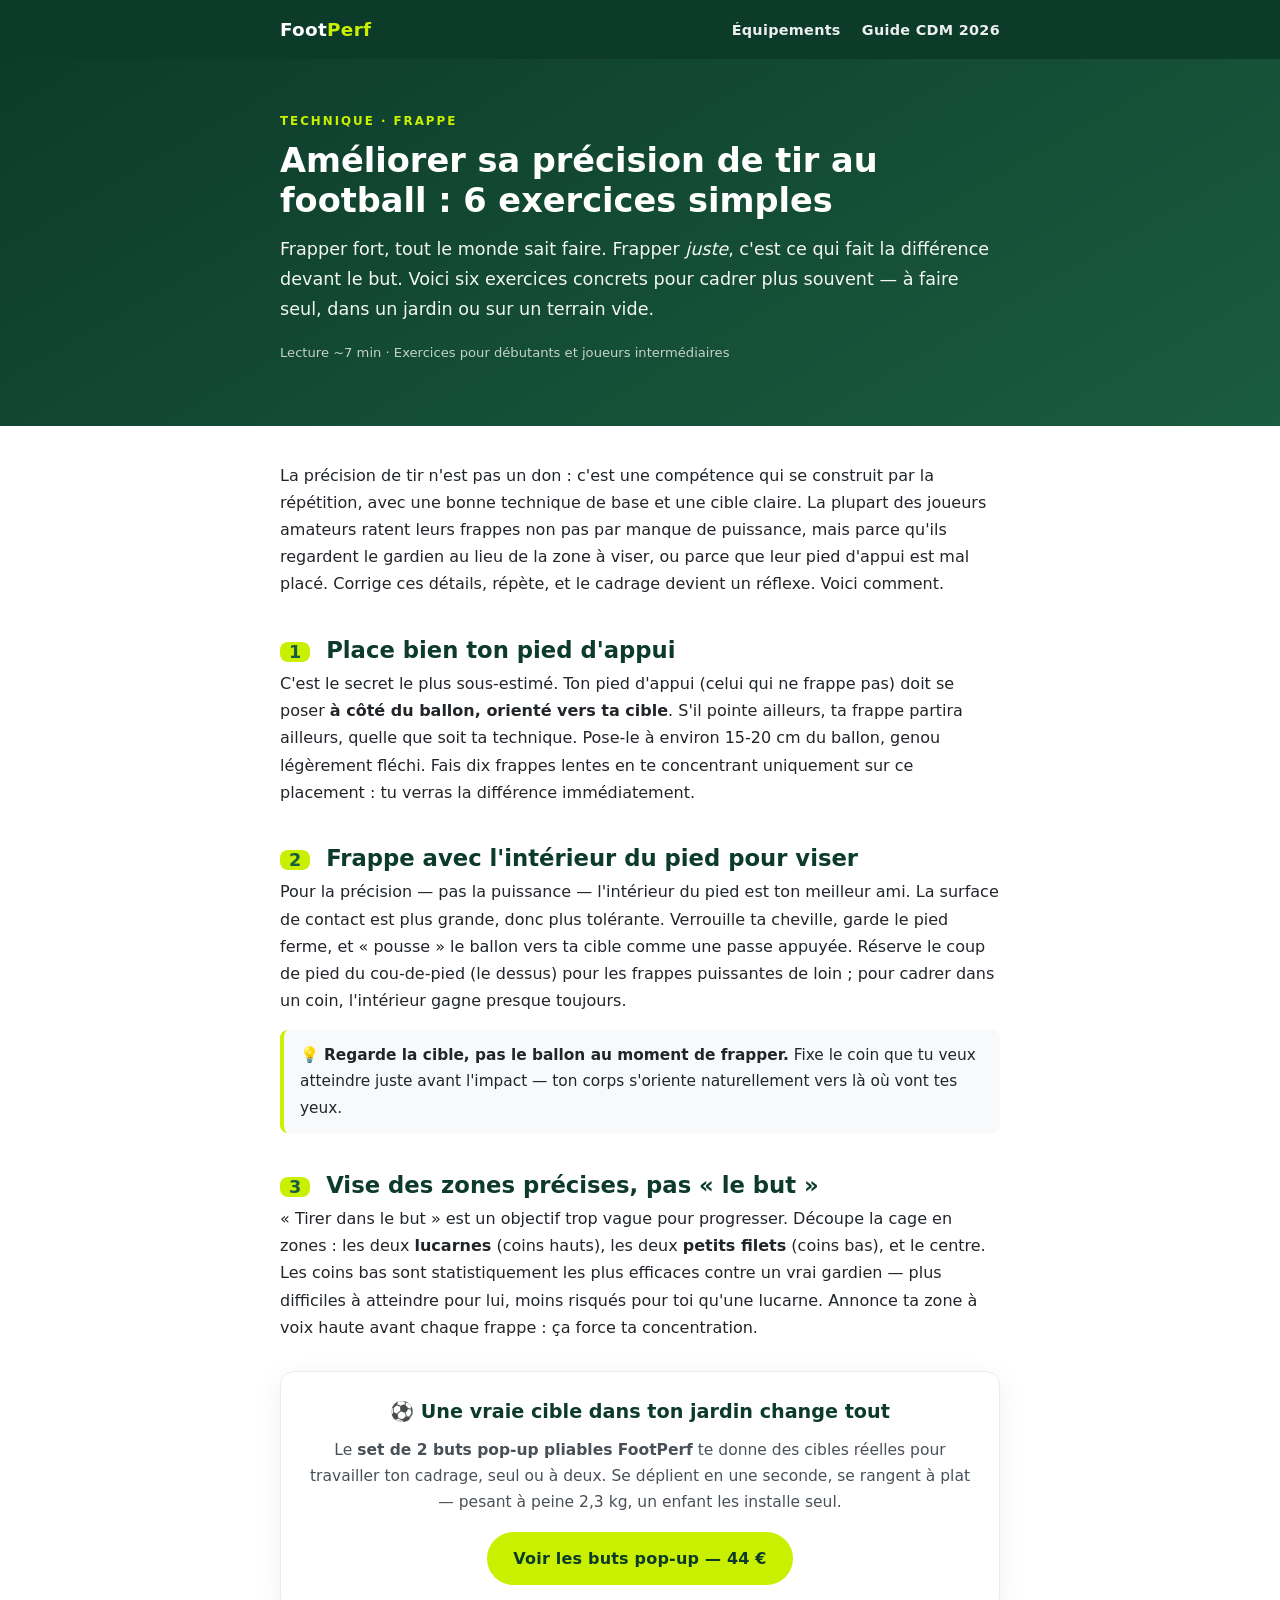
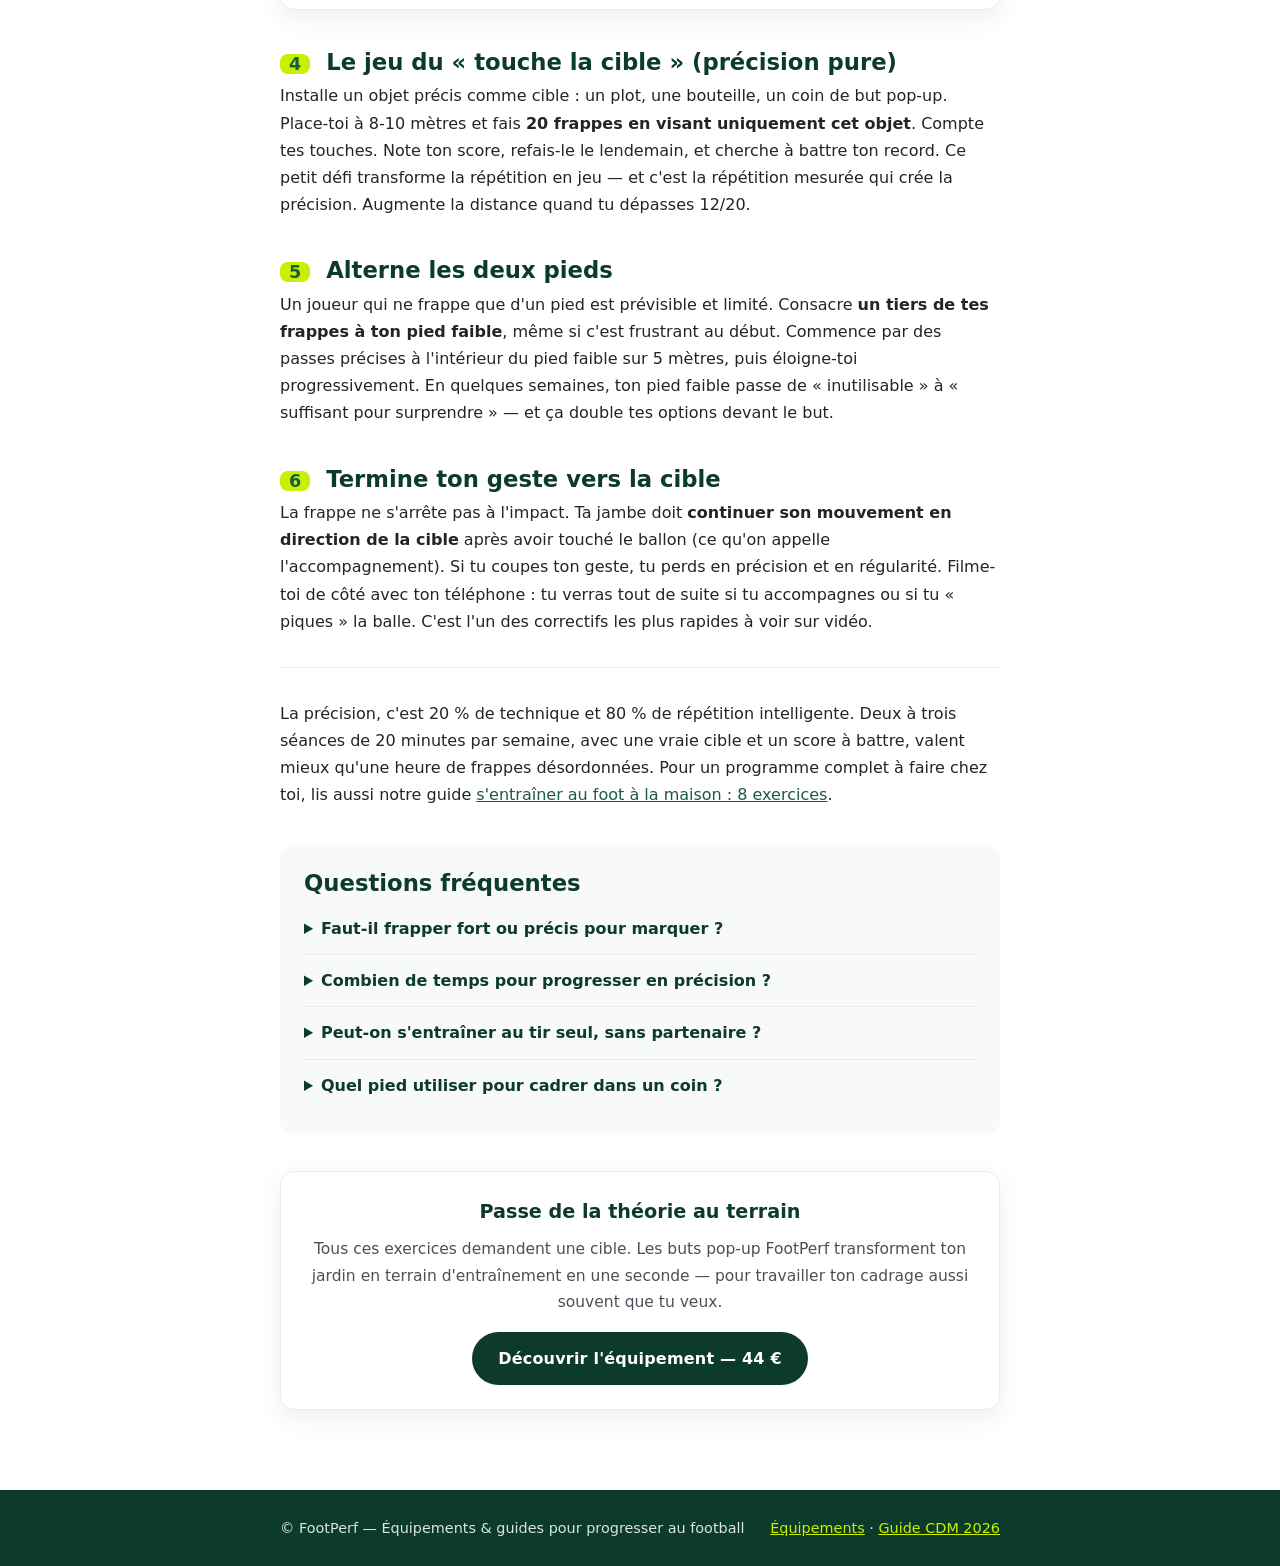
<file: ameliorer-precision-tir-football.html>
<!DOCTYPE html>
<html lang="fr">
<head>
<meta charset="utf-8">
<meta name="viewport" content="width=device-width, initial-scale=1">
<title>Améliorer sa précision de tir au football : 6 exercices simples | FootPerf</title>
<meta name="description" content="Tu tires mais tu cadres rarement ? 6 exercices concrets pour améliorer ta précision de frappe au football, à faire seul dans le jardin. Technique, cibles et répétition.">
<link rel="canonical" href="https://footperf.fr/ameliorer-precision-tir-football.html">
<meta property="og:type" content="article">
<meta property="og:title" content="Améliorer sa précision de tir au football : 6 exercices simples">
<meta property="og:description" content="6 exercices concrets pour cadrer plus souvent et frapper plus juste, à faire seul dans le jardin.">
<meta property="og:url" content="https://footperf.fr/ameliorer-precision-tir-football.html">
<meta name="robots" content="index, follow">
<style>
:root{--green:#0d3b2a;--green-light:#1a5c3f;--lime:#c8f000;--ink:#212529;--ink-soft:#495057;--line:#e9ecef;--bg:#ffffff;--bg2:#f8f9fa;--card:#ffffff}
*{box-sizing:border-box}
body{margin:0;font-family:'Inter',system-ui,-apple-system,Segoe UI,Roboto,sans-serif;color:var(--ink);background:var(--bg);line-height:1.7}
a{color:var(--green-light)}
.wrap{max-width:760px;margin:0 auto;padding:0 20px}
header.site{background:var(--green);color:#fff;padding:14px 0}
header.site .wrap{display:flex;align-items:center;justify-content:space-between;gap:12px;flex-wrap:wrap}
header.site a{color:#fff;text-decoration:none;font-weight:800;letter-spacing:.3px}
header.site .brand{font-size:1.15rem}
header.site .brand span{color:var(--lime)}
header.site nav a{font-weight:600;font-size:.9rem;margin-left:16px;opacity:.92}
header.site nav a:hover{opacity:1;text-decoration:underline}
.hero{background:linear-gradient(150deg,#0d3b2a 0%,#1a5c3f 100%);color:#fff;padding:52px 0 46px;position:relative}
.eyebrow{text-transform:uppercase;letter-spacing:2px;font-size:.74rem;color:var(--lime);font-weight:800;margin:0 0 10px}
h1{font-size:2.1rem;line-height:1.18;margin:0 0 14px;font-weight:800}
.hero p.lede{font-size:1.1rem;opacity:.95;margin:0}
.meta{font-size:.82rem;opacity:.75;margin-top:18px}
article{padding:36px 0 10px}
article h2{font-size:1.42rem;color:var(--green);margin:38px 0 6px;line-height:1.25;font-weight:800}
article h2 .num{color:var(--green-light);background:var(--lime);border-radius:8px;padding:0 9px;margin-right:8px;font-size:1.1rem}
p{margin:0 0 15px}
.tip{background:var(--bg2);border-left:4px solid var(--lime);border-radius:8px;padding:12px 16px;margin:16px 0;font-size:.96rem}
.cta{display:block;background:var(--card);border:1px solid var(--line);border-radius:14px;padding:24px;margin:30px 0;text-align:center;box-shadow:0 8px 26px rgba(13,59,42,.08)}
.cta h3{margin:0 0 8px;color:var(--green);font-size:1.2rem;font-weight:800}
.cta p{margin:0 0 16px;color:var(--ink-soft);font-size:.97rem}
.btn{display:inline-block;background:var(--green);color:#fff;text-decoration:none;font-weight:800;padding:13px 26px;border-radius:999px;letter-spacing:.2px}
.btn:hover{background:var(--green-light)}
.btn.lime{background:var(--lime);color:var(--green)}
.faq{background:var(--bg2);border-radius:14px;padding:24px;margin:36px 0}
.faq h2{margin-top:0}
.faq details{border-bottom:1px solid var(--line);padding:12px 0}
.faq details:last-child{border-bottom:0}
.faq summary{cursor:pointer;font-weight:700;color:var(--green)}
.faq p{margin:10px 0 0}
footer.site{background:var(--green);color:#d7e6df;padding:26px 0;margin-top:40px;font-size:.9rem}
footer.site a{color:var(--lime)}
footer.site .wrap{display:flex;justify-content:space-between;gap:14px;flex-wrap:wrap}
hr.sep{border:0;border-top:1px solid var(--line);margin:32px 0}
@media (prefers-color-scheme:dark){
  :root{--bg:#12130f;--bg2:#1b1d16;--ink:#eef1e6;--ink-soft:#b8bfae;--card:#1b1d16;--line:#2a2d22}
  body{background:var(--bg);color:var(--ink)}
  article h2{color:#a8e05f}
  .cta h3,.faq summary{color:#a8e05f}
  a{color:#a8e05f}
}
</style>
<link rel="stylesheet" href="bos-wow.css?v=2">
</head>
<body>
<header class="site">
  <div class="wrap">
    <a class="brand" href="/">Foot<span>Perf</span></a>
    <nav>
      <a href="/#produits">Équipements</a>
      <a href="/coupe-du-monde-2026/">Guide CDM 2026</a>
    </nav>
  </div>
</header>

<section class="hero">
  <div class="wrap">
    <p class="eyebrow">Technique · Frappe</p>
    <h1>Améliorer sa précision de tir au football : 6 exercices simples</h1>
    <p class="lede">Frapper fort, tout le monde sait faire. Frapper <em>juste</em>, c'est ce qui fait la différence devant le but. Voici six exercices concrets pour cadrer plus souvent — à faire seul, dans un jardin ou sur un terrain vide.</p>
    <p class="meta">Lecture ~7 min · Exercices pour débutants et joueurs intermédiaires</p>
  </div>
</section>

<div class="wrap">
<article>

<p>La précision de tir n'est pas un don : c'est une compétence qui se construit par la répétition, avec une bonne technique de base et une cible claire. La plupart des joueurs amateurs ratent leurs frappes non pas par manque de puissance, mais parce qu'ils regardent le gardien au lieu de la zone à viser, ou parce que leur pied d'appui est mal placé. Corrige ces détails, répète, et le cadrage devient un réflexe. Voici comment.</p>

<h2><span class="num">1</span> Place bien ton pied d'appui</h2>
<p>C'est le secret le plus sous-estimé. Ton pied d'appui (celui qui ne frappe pas) doit se poser <strong>à côté du ballon, orienté vers ta cible</strong>. S'il pointe ailleurs, ta frappe partira ailleurs, quelle que soit ta technique. Pose-le à environ 15-20 cm du ballon, genou légèrement fléchi. Fais dix frappes lentes en te concentrant uniquement sur ce placement : tu verras la différence immédiatement.</p>

<h2><span class="num">2</span> Frappe avec l'intérieur du pied pour viser</h2>
<p>Pour la précision — pas la puissance — l'intérieur du pied est ton meilleur ami. La surface de contact est plus grande, donc plus tolérante. Verrouille ta cheville, garde le pied ferme, et « pousse » le ballon vers ta cible comme une passe appuyée. Réserve le coup de pied du cou-de-pied (le dessus) pour les frappes puissantes de loin ; pour cadrer dans un coin, l'intérieur gagne presque toujours.</p>

<div class="tip">💡 <strong>Regarde la cible, pas le ballon au moment de frapper.</strong> Fixe le coin que tu veux atteindre juste avant l'impact — ton corps s'oriente naturellement vers là où vont tes yeux.</div>

<h2><span class="num">3</span> Vise des zones précises, pas « le but »</h2>
<p>« Tirer dans le but » est un objectif trop vague pour progresser. Découpe la cage en zones : les deux <strong>lucarnes</strong> (coins hauts), les deux <strong>petits filets</strong> (coins bas), et le centre. Les coins bas sont statistiquement les plus efficaces contre un vrai gardien — plus difficiles à atteindre pour lui, moins risqués pour toi qu'une lucarne. Annonce ta zone à voix haute avant chaque frappe : ça force ta concentration.</p>

<div class="cta">
  <h3>⚽ Une vraie cible dans ton jardin change tout</h3>
  <p>Le <strong>set de 2 buts pop-up pliables FootPerf</strong> te donne des cibles réelles pour travailler ton cadrage, seul ou à deux. Se déplient en une seconde, se rangent à plat — pesant à peine 2,3 kg, un enfant les installe seul.</p>
  <a class="btn lime" href="/#produits">Voir les buts pop-up — 44 €</a>
</div>

<h2><span class="num">4</span> Le jeu du « touche la cible » (précision pure)</h2>
<p>Installe un objet précis comme cible : un plot, une bouteille, un coin de but pop-up. Place-toi à 8-10 mètres et fais <strong>20 frappes en visant uniquement cet objet</strong>. Compte tes touches. Note ton score, refais-le le lendemain, et cherche à battre ton record. Ce petit défi transforme la répétition en jeu — et c'est la répétition mesurée qui crée la précision. Augmente la distance quand tu dépasses 12/20.</p>

<h2><span class="num">5</span> Alterne les deux pieds</h2>
<p>Un joueur qui ne frappe que d'un pied est prévisible et limité. Consacre <strong>un tiers de tes frappes à ton pied faible</strong>, même si c'est frustrant au début. Commence par des passes précises à l'intérieur du pied faible sur 5 mètres, puis éloigne-toi progressivement. En quelques semaines, ton pied faible passe de « inutilisable » à « suffisant pour surprendre » — et ça double tes options devant le but.</p>

<h2><span class="num">6</span> Termine ton geste vers la cible</h2>
<p>La frappe ne s'arrête pas à l'impact. Ta jambe doit <strong>continuer son mouvement en direction de la cible</strong> après avoir touché le ballon (ce qu'on appelle l'accompagnement). Si tu coupes ton geste, tu perds en précision et en régularité. Filme-toi de côté avec ton téléphone : tu verras tout de suite si tu accompagnes ou si tu « piques » la balle. C'est l'un des correctifs les plus rapides à voir sur vidéo.</p>

<hr class="sep">

<p>La précision, c'est 20 % de technique et 80 % de répétition intelligente. Deux à trois séances de 20 minutes par semaine, avec une vraie cible et un score à battre, valent mieux qu'une heure de frappes désordonnées. Pour un programme complet à faire chez toi, lis aussi notre guide <a href="/s-entrainer-au-foot-a-la-maison.html">s'entraîner au foot à la maison : 8 exercices</a>.</p>

<div class="faq">
  <h2>Questions fréquentes</h2>
  <details>
    <summary>Faut-il frapper fort ou précis pour marquer ?</summary>
    <p>La précision prime sur la puissance pour la plupart des buts. Une frappe placée dans un coin bas, même sans force, est plus difficile à arrêter qu'un boulet cadré au centre. Travaille d'abord le cadrage, la puissance viendra ensuite avec la technique.</p>
  </details>
  <details>
    <summary>Combien de temps pour progresser en précision ?</summary>
    <p>Avec 2-3 séances ciblées de 20 minutes par semaine, on constate une nette amélioration du cadrage en 3 à 4 semaines. La clé est la régularité et le fait de mesurer ses progrès (compter ses touches de cible).</p>
  </details>
  <details>
    <summary>Peut-on s'entraîner au tir seul, sans partenaire ?</summary>
    <p>Oui, c'est même idéal pour la précision : sans gardien ni adversaire, tu te concentres à 100 % sur ta technique et ta cible. Un ou deux buts pop-up suffisent à récupérer les ballons et à matérialiser des zones à viser.</p>
  </details>
  <details>
    <summary>Quel pied utiliser pour cadrer dans un coin ?</summary>
    <p>L'intérieur du pied offre la meilleure précision grâce à sa grande surface de contact. Réserve le cou-de-pied aux frappes puissantes de loin. Pense à verrouiller ta cheville et à regarder le coin visé au moment de l'impact.</p>
  </details>
</div>

<div class="cta">
  <h3>Passe de la théorie au terrain</h3>
  <p>Tous ces exercices demandent une cible. Les buts pop-up FootPerf transforment ton jardin en terrain d'entraînement en une seconde — pour travailler ton cadrage aussi souvent que tu veux.</p>
  <a class="btn" href="/#produits">Découvrir l'équipement — 44 €</a>
</div>

</article>
</div>

<footer class="site">
  <div class="wrap">
    <span>© FootPerf — Équipements & guides pour progresser au football</span>
    <span><a href="/#produits">Équipements</a> · <a href="/coupe-du-monde-2026/">Guide CDM 2026</a></span>
  </div>
</footer>

<script type="application/ld+json">
{"@context":"https://schema.org","@type":"Article","headline":"Améliorer sa précision de tir au football : 6 exercices simples","description":"6 exercices concrets pour améliorer sa précision de frappe au football, à faire seul dans le jardin. Technique, cibles et répétition mesurée.","inLanguage":"fr","datePublished":"2026-07-14","dateModified":"2026-07-14","author":{"@type":"Organization","name":"FootPerf"},"publisher":{"@type":"Organization","name":"FootPerf"},"mainEntityOfPage":{"@type":"WebPage","@id":"https://footperf.fr/ameliorer-precision-tir-football.html"}}
</script>
<script type="application/ld+json">
{"@context":"https://schema.org","@type":"FAQPage","mainEntity":[{"@type":"Question","name":"Faut-il frapper fort ou précis pour marquer ?","acceptedAnswer":{"@type":"Answer","text":"La précision prime sur la puissance pour la plupart des buts. Une frappe placée dans un coin bas, même sans force, est plus difficile à arrêter qu'un boulet cadré au centre. Travaille d'abord le cadrage."}},{"@type":"Question","name":"Combien de temps pour progresser en précision ?","acceptedAnswer":{"@type":"Answer","text":"Avec 2-3 séances ciblées de 20 minutes par semaine, on constate une nette amélioration du cadrage en 3 à 4 semaines. La clé est la régularité et le fait de mesurer ses progrès."}},{"@type":"Question","name":"Peut-on s'entraîner au tir seul, sans partenaire ?","acceptedAnswer":{"@type":"Answer","text":"Oui, c'est idéal pour la précision : sans gardien ni adversaire, on se concentre à 100 % sur la technique et la cible. Un ou deux buts pop-up suffisent à matérialiser des zones à viser."}},{"@type":"Question","name":"Quel pied utiliser pour cadrer dans un coin ?","acceptedAnswer":{"@type":"Answer","text":"L'intérieur du pied offre la meilleure précision grâce à sa grande surface de contact. Réserve le cou-de-pied aux frappes puissantes de loin. Verrouille la cheville et regarde le coin visé au moment de l'impact."}}]}
</script>
<script src="bos-wow.js?v=2" defer></script>
</body>
</html>
</file>
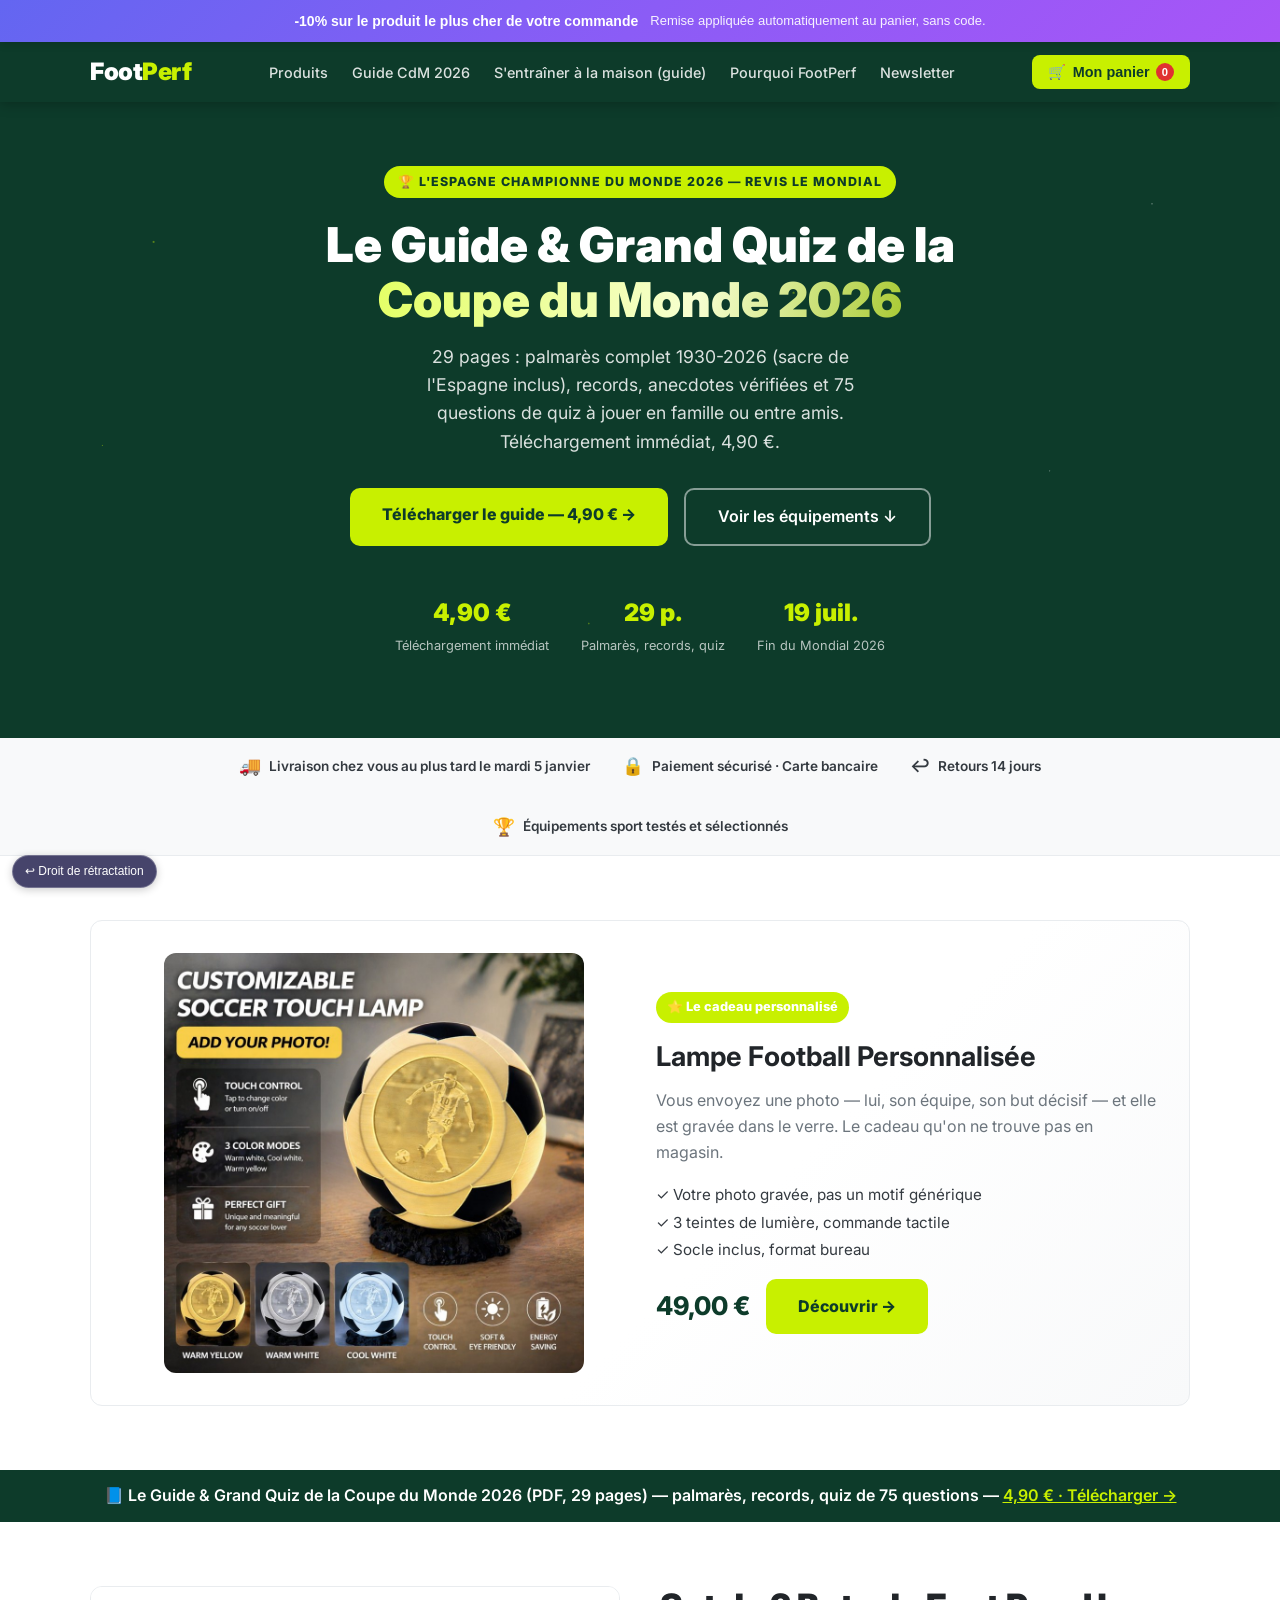
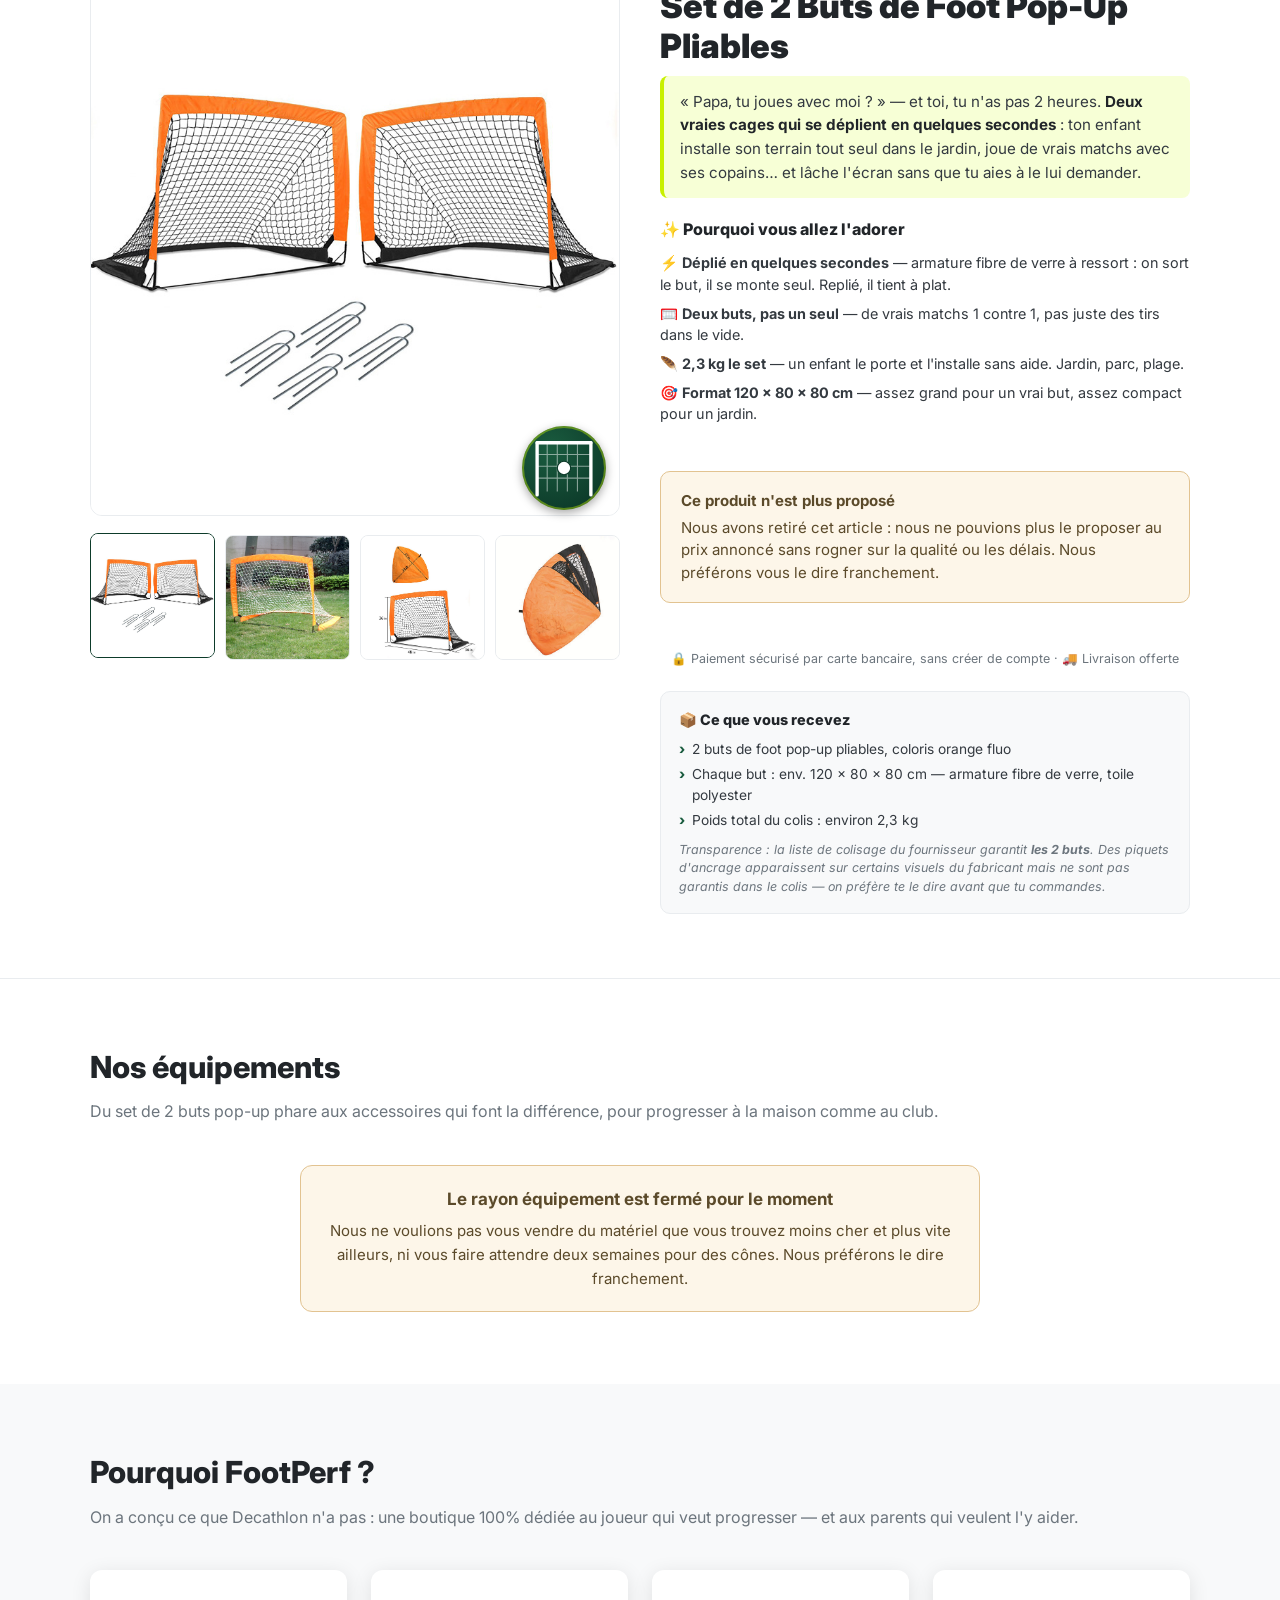
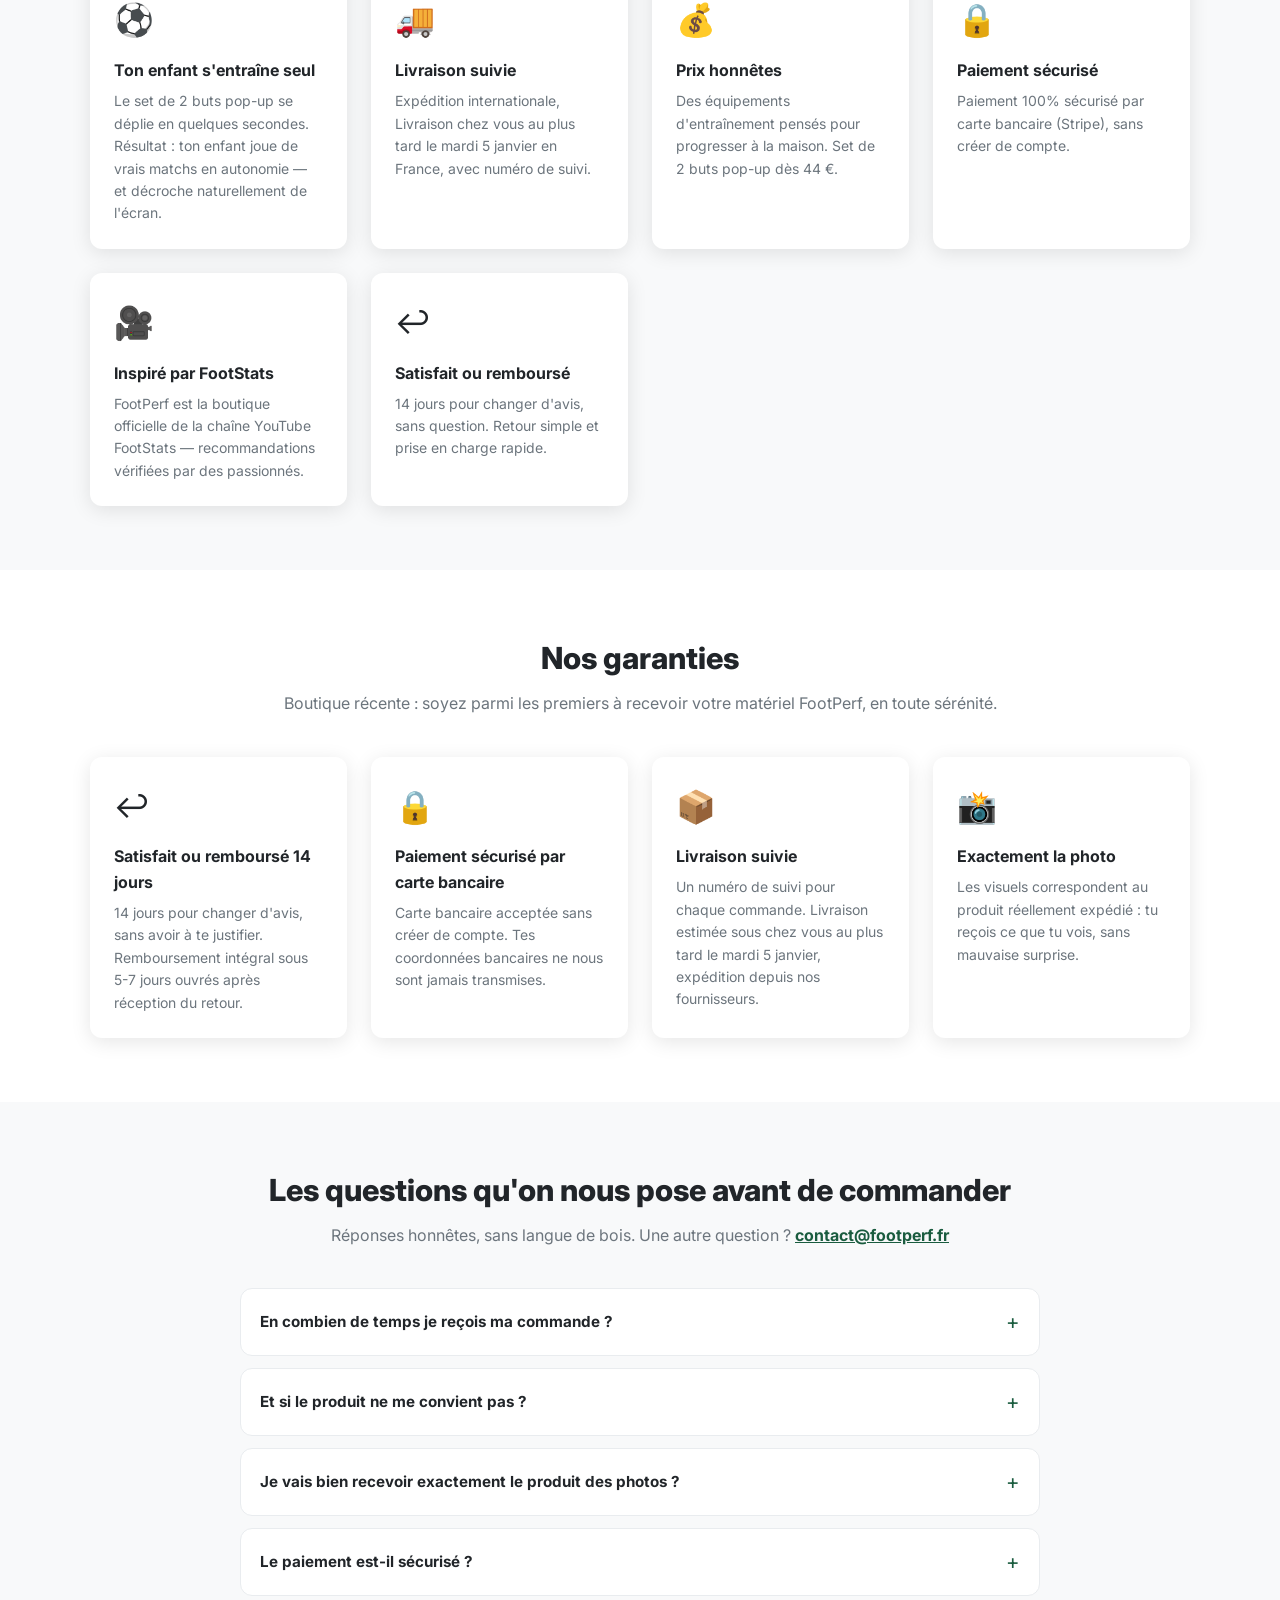
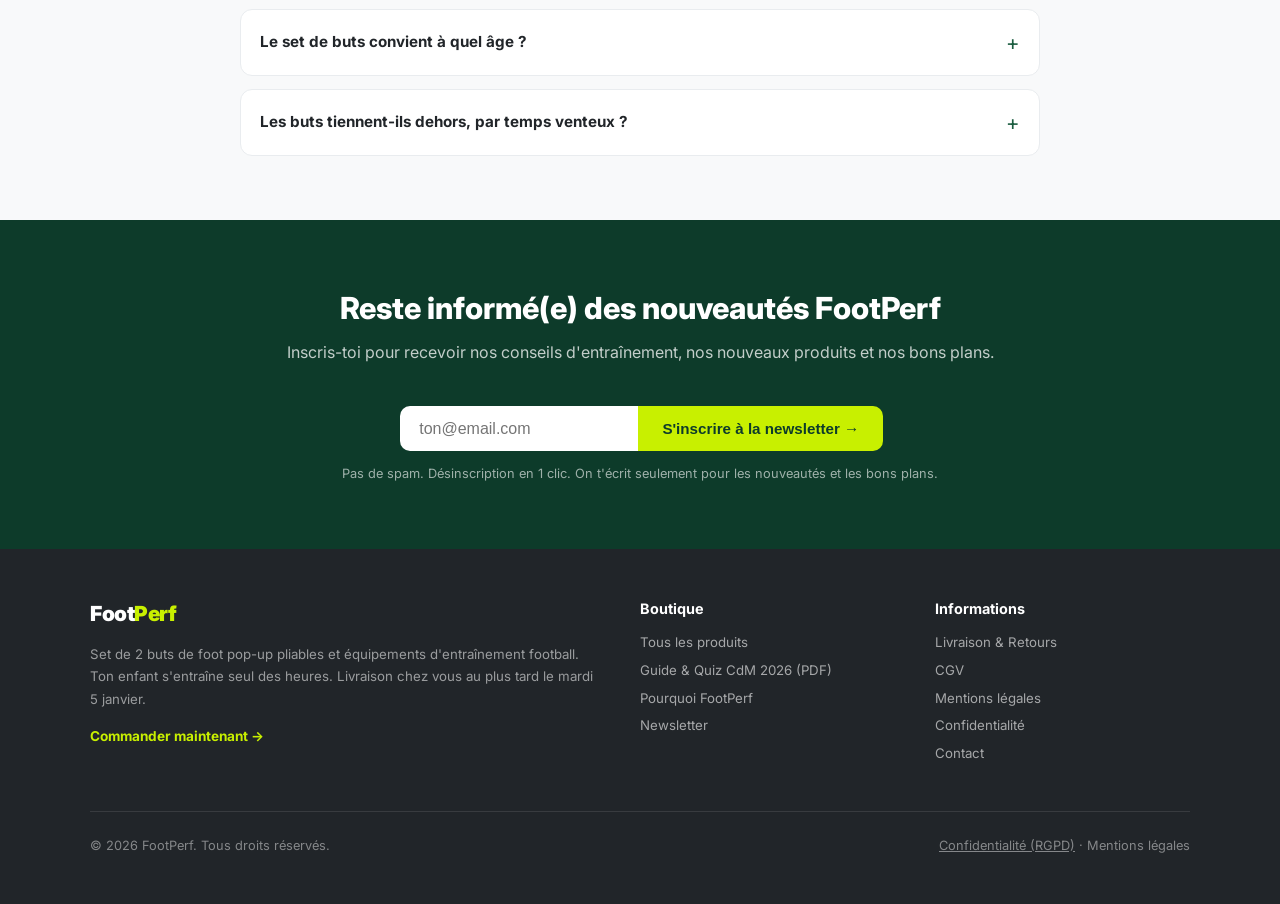
<file: cgv.html>
<!DOCTYPE html>
<html lang="fr"><head><meta charset="utf-8"><title>Redirection - FootPerf</title>
<meta http-equiv="refresh" content="0; url=/"><link rel="canonical" href="https://footperf.fr/">
<meta name="robots" content="noindex"></head>
<body><p>Redirection... <a href="/">Clique ici si rien ne se passe.</a></p>
<script>location.replace('/');</script><script defer src="/bos-livraison.js?v=20260725"></script>
</body></html>
</file>
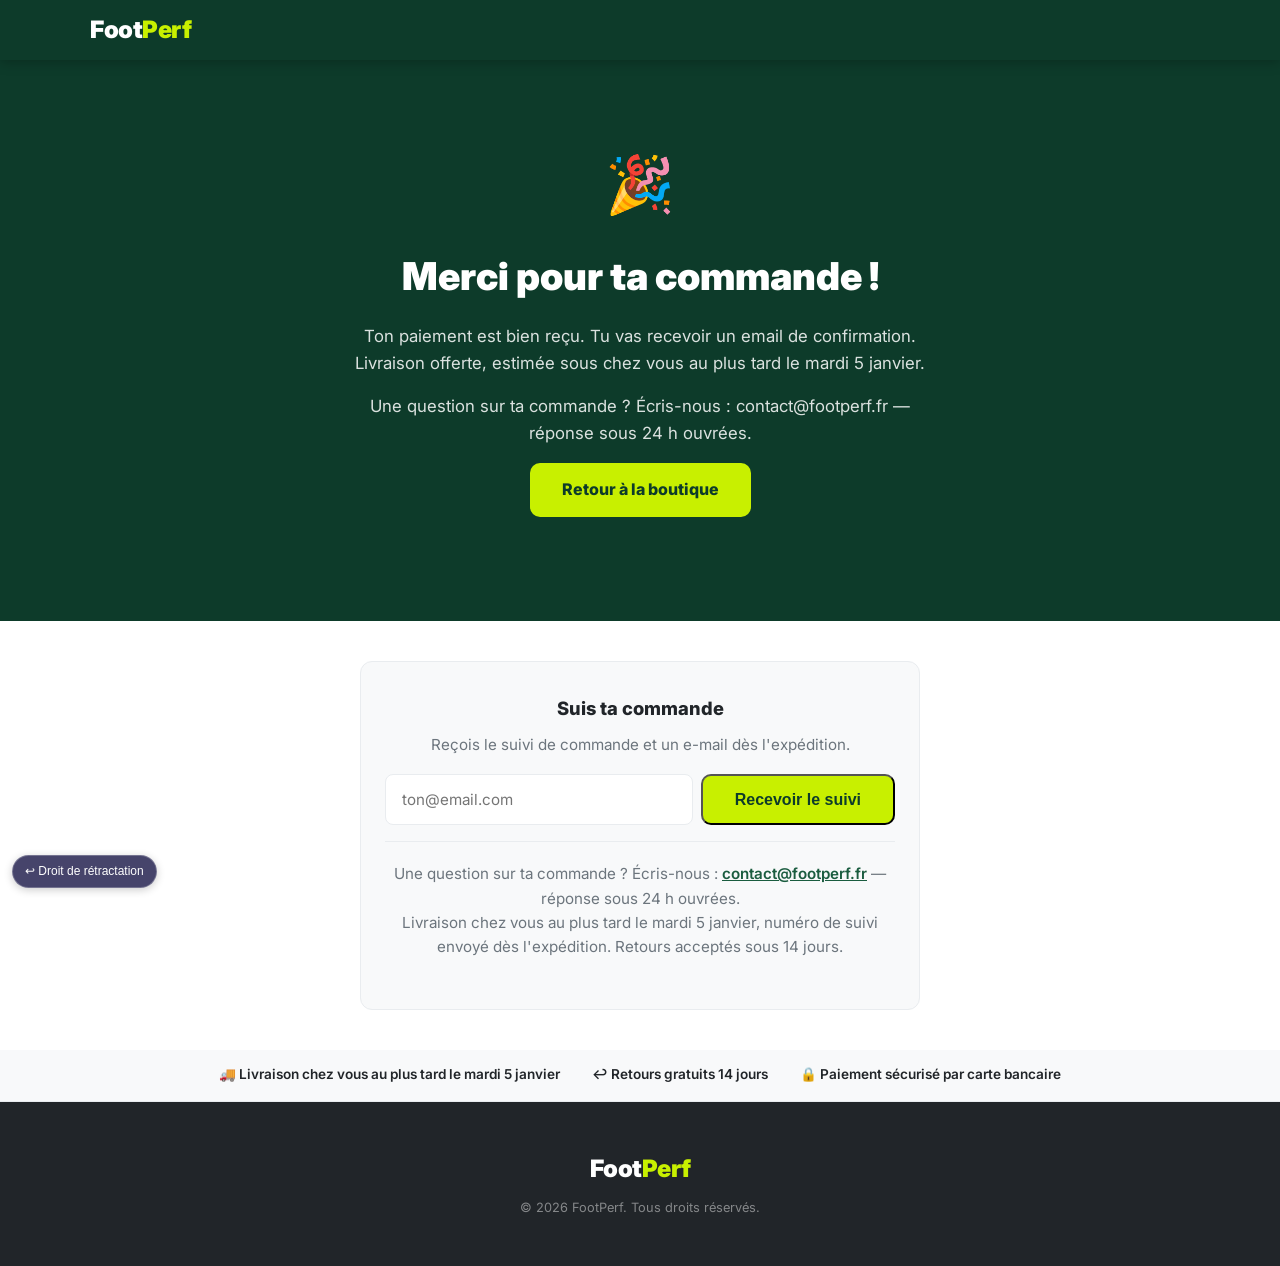
<file: merci.html>
<!DOCTYPE html>
<html lang="fr">
<head>
  <meta charset="UTF-8">
  <meta name="viewport" content="width=device-width, initial-scale=1.0">
  <title>Merci pour ta commande ! | FootPerf</title>
  <link rel="icon" href="data:image/svg+xml,<svg xmlns=%22http://www.w3.org/2000/svg%22 viewBox=%220 0 100 100%22><text y=%22.9em%22 font-size=%2290%22>⚽</text></svg>">
  <meta name="description" content="Ta commande FootPerf a bien été reçue et payée. Confirmation par email, livraison estimée sous 12 à 20 jours ouvrés.">
  <meta name="robots" content="noindex">
  <link rel="preconnect" href="https://fonts.googleapis.com">
  <link rel="preconnect" href="https://fonts.gstatic.com" crossorigin>
  <link href="https://fonts.googleapis.com/css2?family=Inter:wght@400;500;600;700;800;900&display=swap" rel="stylesheet">
  <style>
    *, *::before, *::after { box-sizing: border-box; margin: 0; padding: 0; }
    :root {
      --green: #0d3b2a;
      --green-light: #1a5c3f;
      --lime: #c8f000;
      --white: #ffffff;
      --gray-50: #f8f9fa;
      --gray-200: #e9ecef;
      --gray-600: #6c757d;
      --gray-900: #212529;
    }
    html { scroll-behavior: smooth; }
    body { font-family: 'Inter', sans-serif; color: var(--gray-900); background: var(--white); font-size: 16px; line-height: 1.6; }

    /* NAV */
    nav { background: var(--green); color: var(--white); padding: 0 1.5rem; position: sticky; top: 0; z-index: 100; box-shadow: 0 2px 12px rgba(0,0,0,0.25); }
    .nav-inner { max-width: 1100px; margin: 0 auto; display: flex; align-items: center; justify-content: space-between; height: 60px; }
    .logo { font-size: 1.5rem; font-weight: 900; color: var(--white); text-decoration: none; letter-spacing: -0.5px; }
    .logo span { color: var(--lime); }

    /* MERCI HERO */
    .merci-hero { background: var(--green); color: var(--white); padding: 5rem 1.5rem 6rem; text-align: center; }
    .merci-inner { max-width: 600px; margin: 0 auto; }
    .merci-icon { font-size: 3.5rem; margin-bottom: 1rem; }
    .merci-hero h1 { font-size: clamp(1.7rem, 4vw, 2.4rem); font-weight: 900; margin-bottom: 1rem; }
    .merci-hero p { font-size: 1.05rem; color: rgba(255,255,255,0.85); margin-bottom: 1rem; }
    .merci-sub { font-size: 0.9rem; color: rgba(255,255,255,0.65); margin-bottom: 2.2rem; }
    .btn-primary { background: var(--lime); color: var(--green); padding: 0.9rem 2rem; border-radius: 10px; font-weight: 800; font-size: 1rem; text-decoration: none; transition: transform 0.15s, box-shadow 0.15s; display: inline-block; }
    .btn-primary:hover { transform: translateY(-2px); box-shadow: 0 6px 20px rgba(200,240,0,0.4); }

    /* TRUST STRIP */
    .trust-bar { background: var(--gray-50); border-bottom: 1px solid var(--gray-200); padding: 0.9rem 1.5rem; }
    .trust-inner { max-width: 1100px; margin: 0 auto; display: flex; justify-content: center; gap: 2rem; flex-wrap: wrap; }
    .trust-item { display: flex; align-items: center; gap: 0.5rem; font-size: 0.85rem; font-weight: 600; color: var(--gray-900); }

    /* SUIVI COMMANDE */
    .suivi-section { background: var(--white); padding: 2.5rem 1.5rem; }
    .suivi-box { max-width: 560px; margin: 0 auto; background: var(--gray-50); border: 1px solid var(--gray-200); border-radius: 12px; padding: 2rem 1.5rem; text-align: center; }
    .suivi-box h2 { font-size: 1.15rem; font-weight: 800; margin-bottom: 0.6rem; color: var(--gray-900); }
    .suivi-box p { font-size: 0.95rem; color: var(--gray-600); margin-bottom: 1.1rem; }
    .suivi-form { display: flex; gap: 0.5rem; flex-wrap: wrap; justify-content: center; margin-bottom: 1rem; }
    .suivi-form input[type=email] { flex: 1; min-width: 200px; padding: 0.7rem 1rem; border: 1px solid var(--gray-200); border-radius: 8px; font-size: 0.95rem; font-family: inherit; }
    .suivi-msg { display: none; font-size: 0.95rem; color: #0d7a3f; font-weight: 700; margin-bottom: 1rem; }
    .suivi-box hr { border: none; border-top: 1px solid var(--gray-200); margin: 0 0 1.25rem; }
    .suivi-fine { font-size: 0.9rem; color: var(--gray-600); line-height: 1.6; margin: 0; }
    .suivi-fine a { color: var(--green-light); font-weight: 600; }

    /* FOOTER */
    footer { background: var(--gray-900); color: rgba(255,255,255,0.7); padding: 3rem 1.5rem; font-size: 0.875rem; }
    .footer-inner { max-width: 1100px; margin: 0 auto; text-align: center; }
    .footer-inner p { color: rgba(255,255,255,0.45); font-size: 0.8rem; margin-top: 0.6rem; }
  </style>
<script src="bos-promo.js?v=7h"></script>
<link rel="stylesheet" href="bos-wow.css?v=2">
</head>
<body>

<!-- NAVIGATION -->
<nav>
  <div class="nav-inner">
    <a href="index.html" class="logo">Foot<span>Perf</span></a>
  </div>
</nav>

<!-- MERCI -->
<section class="merci-hero">
  <div class="merci-inner">
    <div class="merci-icon">🎉</div>
    <h1>Merci pour ta commande !</h1>
    <p>Ton paiement est bien reçu. Tu vas recevoir un email de confirmation. Livraison offerte, estimée sous 12 à 20 jours ouvrés.</p>
    <p class="merci-sub">Une question sur ta commande ? Écris-nous : contact@footperf.fr — réponse sous 24 h ouvrées.</p>
    <a href="index.html" class="btn-primary">Retour à la boutique</a>
  </div>
</section>


<!-- BOS 12/07/2026 — livraison digitale sécurisée par token (guide CDM acheté via le panier, §12.35) -->
<section class="suivi-section" id="digital-dl" style="display:none">
  <div class="suivi-box">
    <h2>📘 Ton produit numérique est prêt</h2>
    <p>Ta commande contient le Guide &amp; Grand Quiz CDM 2026 (PDF) — télécharge-le maintenant :</p>
    <a class="btn-primary" id="bosDlBtn" href="#">⬇️ Télécharger mon guide (PDF)</a>
    <p class="suivi-fine" style="margin-top:1rem">Lien valable 24 h, usage unique. Un souci ? <a href="mailto:contact@footperf.fr">contact@footperf.fr</a> — on te renvoie le fichier sous 24 h.</p>
  </div>
</section>
<script>
(function(){
  var t = new URLSearchParams(location.search).get('token');
  if (!t) return;
  var sec = document.getElementById('digital-dl');
  var btn = document.getElementById('bosDlBtn');
  btn.href = 'https://api.tonargentexplique.fr/download/' + encodeURIComponent(t);
  sec.style.display = 'block';
})();
</script>

<!-- SUIVI COMMANDE -->
<section class="suivi-section">
  <div class="suivi-box">
    <h2>Suis ta commande</h2>
    <p>Reçois le suivi de commande et un e-mail dès l'expédition.</p>
    <form class="suivi-form" action="https://api.web3forms.com/submit" method="POST">
      <input type="hidden" name="access_key" value="d97a8c73-b827-48bb-b437-e053a73fdb7e">
      <input type="hidden" name="subject" value="[suivi-commande-footperf] Nouvelle demande de suivi">
      <input type="hidden" name="from_name" value="FootPerf — Suivi commande">
      <input type="hidden" name="boutique" value="footperf">
      <input type="checkbox" name="botcheck" style="display:none !important" tabindex="-1" autocomplete="off">
      <input type="email" name="email" required placeholder="ton@email.com" aria-label="Ton email">
      <button type="submit" class="btn-primary">Recevoir le suivi</button>
    </form>
    <p class="suivi-msg">Bien reçu ! Tu recevras un e-mail dès que ta commande sera expédiée.</p>
    <hr>
    <p class="suivi-fine">
      Une question sur ta commande ? Écris-nous : <a href="mailto:contact@footperf.fr">contact@footperf.fr</a> — réponse sous 24 h ouvrées.<br>
      Livraison estimée 12 à 20 jours ouvrés, numéro de suivi envoyé dès l'expédition. Retours acceptés sous 14 jours.
    </p>
  </div>
</section>

<!-- TRUST BAR -->
<div class="trust-bar">
  <div class="trust-inner">
    <div class="trust-item">🚚 Livraison 12 à 20 jours ouvrés</div>
    <div class="trust-item">↩️ Retours gratuits 14 jours</div>
    <div class="trust-item">🔒 Paiement sécurisé par carte bancaire</div>
  </div>
</div>

<!-- FOOTER -->
<footer>
  <div class="footer-inner">
    <a href="index.html" class="logo" style="color:white">Foot<span style="color:var(--lime)">Perf</span></a>
    <p>© 2026 FootPerf. Tous droits réservés.</p>
  </div>
</footer>

<script>
  // Vide le panier maintenant que la commande est payée (toute clé localStorage finissant par _cart)
  (function(){
    try{
      var toRemove = [];
      for (var i = 0; i < localStorage.length; i++) {
        var k = localStorage.key(i);
        if (/_cart$/i.test(k)) toRemove.push(k);
      }
      toRemove.forEach(function(k){ localStorage.removeItem(k); });
    }catch(e){}
  })();
</script>

<script>
(function(){
  var form = document.querySelector('.suivi-form');
  if (!form) return;
  form.addEventListener('submit', function(e){
    e.preventDefault();
    var btn = form.querySelector('button[type=submit]');
    var orig = btn ? btn.textContent : '';
    if (btn) { btn.disabled = true; btn.textContent = 'Envoi…'; }
    fetch(form.action, { method: 'POST', headers: {'Accept':'application/json'}, body: new FormData(form) })
      .then(function(res){
        if (res.ok) {
          form.style.display = 'none';
          var msg = document.querySelector('.suivi-msg');
          if (msg) msg.style.display = 'block';
        } else if (btn) { btn.disabled = false; btn.textContent = orig; }
      })
      .catch(function(){ if (btn) { btn.disabled = false; btn.textContent = orig; } });
  });
})();
</script>

<!-- umami-start --><script defer src="https://cloud.umami.is/script.js" data-website-id="d0fa94fe-a108-4590-a465-8f0017569370"></script><!-- umami-end -->
<script>
// BOS 13/07/2026 — le parcours physique passe par Stripe (PayPal retire du physique).
// On ne compte "purchase" que sur un vrai retour de checkout, jamais sur un refresh/acces direct.
window.addEventListener('load', function(){
  try{
    var cameFromStripe = /stripe\.com/i.test(document.referrer || '');
    var pending = sessionStorage.getItem('bos_pp_pending') === '1';
    if (window.umami && (cameFromStripe || pending)) {
      umami.track('purchase', {boutique:'footperf'});
    }
    sessionStorage.removeItem('bos_pp_pending');
  }catch(e){}
});
</script>
<script src="bos-stripe.js"></script>

<script src="/bos-retractation.js?v=2"></script>
<script defer src="/bos-livraison.js?v=20260725"></script>
<script src="bos-wow.js?v=2" defer></script>
</body>
</html>
</file>
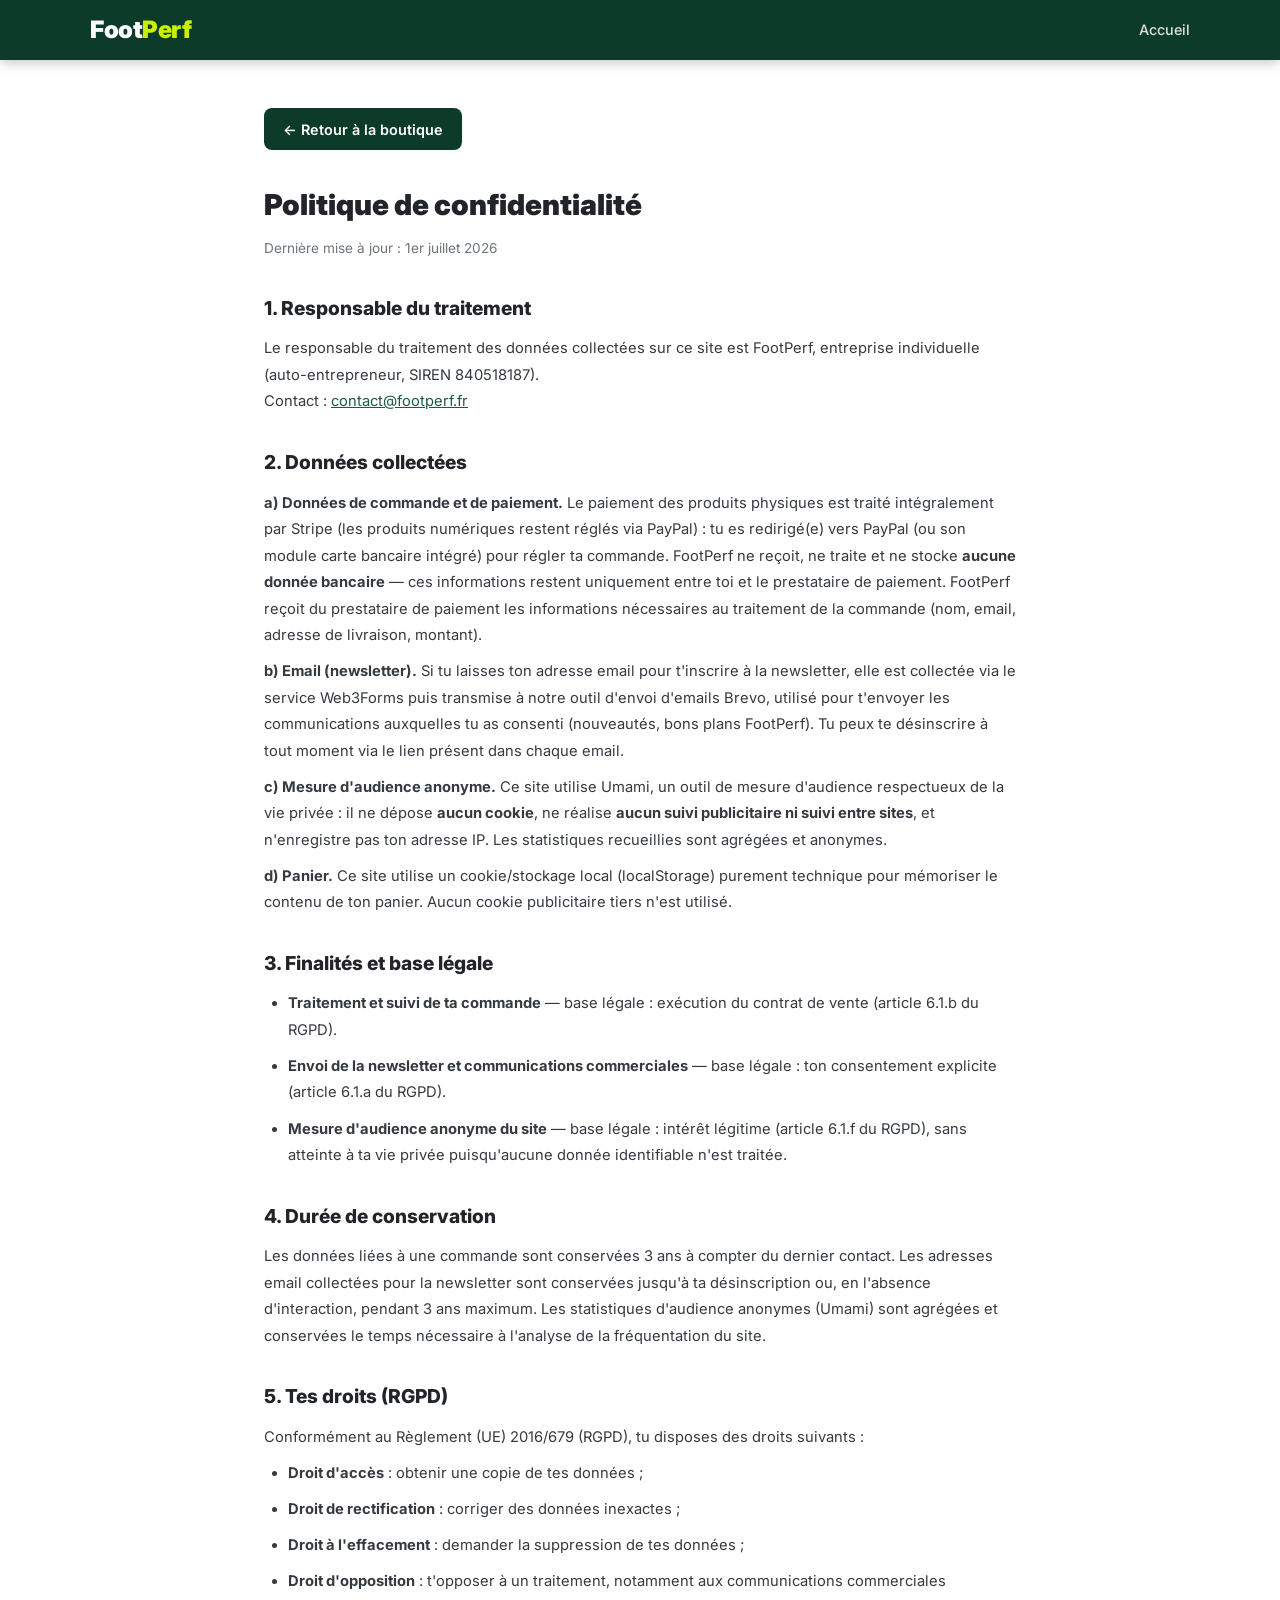
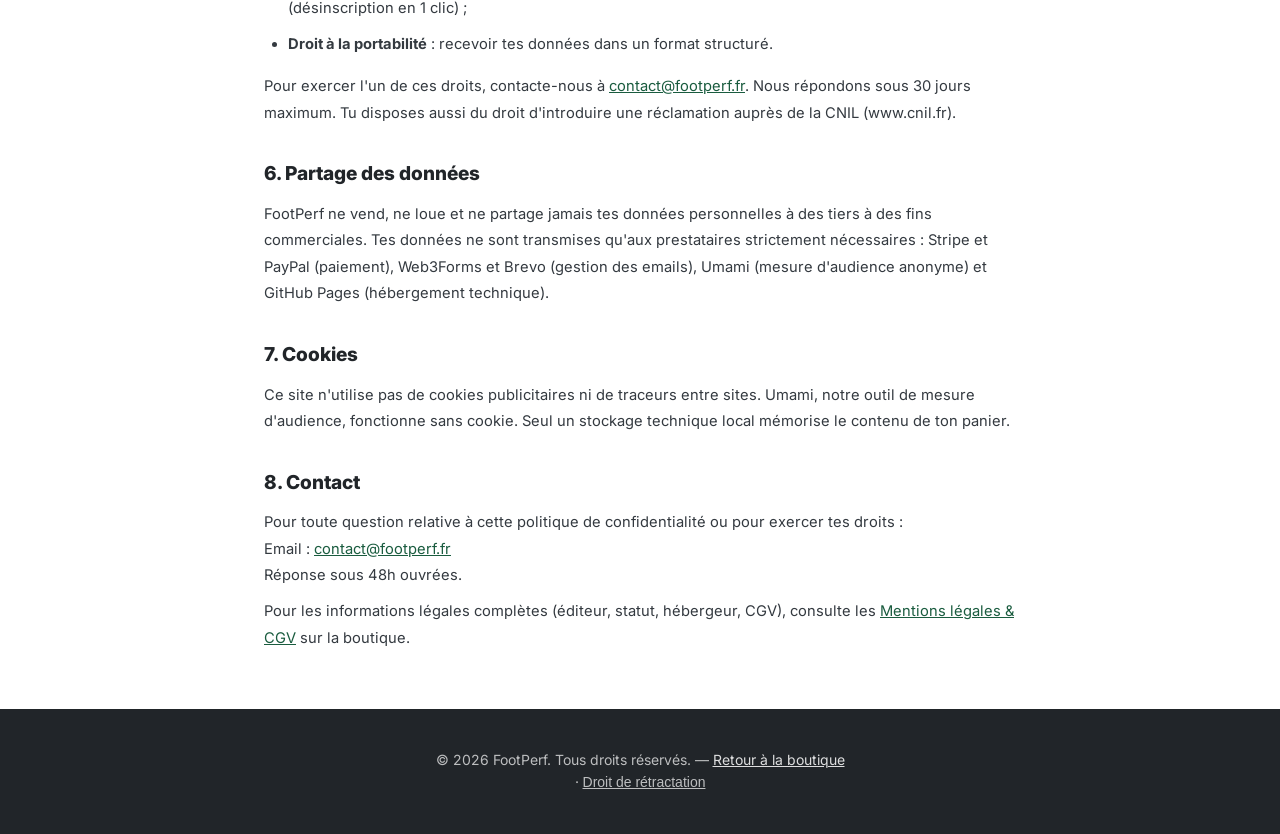
<file: politique-confidentialite.html>
<!DOCTYPE html>
<html lang="fr">
<head>
  <meta charset="UTF-8">
  <meta name="viewport" content="width=device-width, initial-scale=1.0">
  <title>Politique de confidentialité — FootPerf</title>
  <meta name="description" content="Politique de confidentialité RGPD de FootPerf : données collectées, finalités, durées de conservation et vos droits.">
  <link rel="preconnect" href="https://fonts.googleapis.com">
  <link rel="preconnect" href="https://fonts.gstatic.com" crossorigin>
  <link href="https://fonts.googleapis.com/css2?family=Inter:wght@400;500;600;700;800;900&display=swap" rel="stylesheet">
  <style>
    *, *::before, *::after { box-sizing: border-box; margin: 0; padding: 0; }
    :root {
      --green: #0d3b2a;
      --green-light: #1a5c3f;
      --lime: #c8f000;
      --white: #ffffff;
      --gray-50: #f8f9fa;
      --gray-100: #f1f3f5;
      --gray-200: #e9ecef;
      --gray-600: #6c757d;
      --gray-800: #343a40;
      --gray-900: #212529;
      --radius: 12px;
    }
    html { scroll-behavior: smooth; }
    body { font-family: 'Inter', sans-serif; color: var(--gray-900); background: var(--white); font-size: 16px; line-height: 1.6; }
    nav { background: var(--green); color: var(--white); padding: 0 1.5rem; position: sticky; top: 0; z-index: 100; box-shadow: 0 2px 12px rgba(0,0,0,0.25); }
    .nav-inner { max-width: 1100px; margin: 0 auto; display: flex; align-items: center; justify-content: space-between; height: 60px; }
    .logo { font-size: 1.5rem; font-weight: 900; color: var(--white); text-decoration: none; letter-spacing: -0.5px; }
    .logo span { color: var(--lime); }
    .nav-links { display: flex; gap: 1.5rem; }
    .nav-links a { color: rgba(255,255,255,0.85); text-decoration: none; font-size: 0.9rem; font-weight: 500; transition: color 0.2s; }
    .nav-links a:hover { color: var(--lime); }
    .container { max-width: 800px; margin: 0 auto; padding: 0 1.5rem; }
    .legal-section { padding: 3rem 1.5rem; }
    .legal-section h1 { font-size: 1.8rem; font-weight: 900; margin-bottom: .5rem; }
    .legal-section .update-date { font-size: .85rem; color: var(--gray-600); margin-bottom: 2rem; }
    .legal-section h2 { font-size: 1.2rem; font-weight: 800; margin: 2rem 0 .75rem; }
    .legal-section p, .legal-section li { font-size: 0.92rem; color: var(--gray-800); line-height: 1.8; margin-bottom: 0.6rem; }
    .legal-section ul { padding-left: 1.5rem; margin-bottom: 1rem; }
    .legal-section a { color: var(--green-light); }
    .legal-section a.back-btn { display: inline-block; background: var(--green); color: white; border: none; border-radius: 8px; padding: 0.6rem 1.2rem; font-weight: 600; cursor: pointer; margin-bottom: 2rem; font-size: 0.9rem; text-decoration: none; }
    footer { background: var(--gray-900); color: rgba(255,255,255,0.7); padding: 2.5rem 1.5rem; font-size: 0.875rem; text-align: center; }
    footer a { color: rgba(255,255,255,0.85); }
  </style>
<link rel="stylesheet" href="bos-modern.css?v=2">
<script src="bos-promo.js?v=7h"></script>
<link rel="stylesheet" href="bos-wow.css?v=2">
</head>
<body>

<nav>
  <div class="nav-inner">
    <a href="index.html" class="logo">Foot<span>Perf</span></a>
    <div class="nav-links">
      <a href="index.html">Accueil</a>
    </div>
  </div>
</nav>

<div class="container legal-section">
  <a href="index.html" class="back-btn">&larr; Retour à la boutique</a>
  <h1>Politique de confidentialité</h1>
  <p class="update-date">Dernière mise à jour : 1er juillet 2026</p>

  <h2>1. Responsable du traitement</h2>
  <p>Le responsable du traitement des données collectées sur ce site est FootPerf, entreprise individuelle (auto-entrepreneur, SIREN 840518187).<br>
  Contact : <a href="mailto:contact@footperf.fr">contact@footperf.fr</a></p>

  <h2>2. Données collectées</h2>
  <p><strong>a) Données de commande et de paiement.</strong> Le paiement des produits physiques est traité intégralement par Stripe (les produits numériques restent réglés via PayPal) : tu es redirigé(e) vers PayPal (ou son module carte bancaire intégré) pour régler ta commande. FootPerf ne reçoit, ne traite et ne stocke <strong>aucune donnée bancaire</strong> — ces informations restent uniquement entre toi et le prestataire de paiement. FootPerf reçoit du prestataire de paiement les informations nécessaires au traitement de la commande (nom, email, adresse de livraison, montant).</p>
  <p><strong>b) Email (newsletter).</strong> Si tu laisses ton adresse email pour t'inscrire à la newsletter, elle est collectée via le service Web3Forms puis transmise à notre outil d'envoi d'emails Brevo, utilisé pour t'envoyer les communications auxquelles tu as consenti (nouveautés, bons plans FootPerf). Tu peux te désinscrire à tout moment via le lien présent dans chaque email.</p>
  <p><strong>c) Mesure d'audience anonyme.</strong> Ce site utilise Umami, un outil de mesure d'audience respectueux de la vie privée : il ne dépose <strong>aucun cookie</strong>, ne réalise <strong>aucun suivi publicitaire ni suivi entre sites</strong>, et n'enregistre pas ton adresse IP. Les statistiques recueillies sont agrégées et anonymes.</p>
  <p><strong>d) Panier.</strong> Ce site utilise un cookie/stockage local (localStorage) purement technique pour mémoriser le contenu de ton panier. Aucun cookie publicitaire tiers n'est utilisé.</p>

  <h2>3. Finalités et base légale</h2>
  <ul>
    <li><strong>Traitement et suivi de ta commande</strong> — base légale : exécution du contrat de vente (article 6.1.b du RGPD).</li>
    <li><strong>Envoi de la newsletter et communications commerciales</strong> — base légale : ton consentement explicite (article 6.1.a du RGPD).</li>
    <li><strong>Mesure d'audience anonyme du site</strong> — base légale : intérêt légitime (article 6.1.f du RGPD), sans atteinte à ta vie privée puisqu'aucune donnée identifiable n'est traitée.</li>
  </ul>

  <h2>4. Durée de conservation</h2>
  <p>Les données liées à une commande sont conservées 3 ans à compter du dernier contact. Les adresses email collectées pour la newsletter sont conservées jusqu'à ta désinscription ou, en l'absence d'interaction, pendant 3 ans maximum. Les statistiques d'audience anonymes (Umami) sont agrégées et conservées le temps nécessaire à l'analyse de la fréquentation du site.</p>

  <h2>5. Tes droits (RGPD)</h2>
  <p>Conformément au Règlement (UE) 2016/679 (RGPD), tu disposes des droits suivants :</p>
  <ul>
    <li><strong>Droit d'accès</strong> : obtenir une copie de tes données ;</li>
    <li><strong>Droit de rectification</strong> : corriger des données inexactes ;</li>
    <li><strong>Droit à l'effacement</strong> : demander la suppression de tes données ;</li>
    <li><strong>Droit d'opposition</strong> : t'opposer à un traitement, notamment aux communications commerciales (désinscription en 1 clic) ;</li>
    <li><strong>Droit à la portabilité</strong> : recevoir tes données dans un format structuré.</li>
  </ul>
  <p>Pour exercer l'un de ces droits, contacte-nous à <a href="mailto:contact@footperf.fr">contact@footperf.fr</a>. Nous répondons sous 30 jours maximum. Tu disposes aussi du droit d'introduire une réclamation auprès de la CNIL (www.cnil.fr).</p>

  <h2>6. Partage des données</h2>
  <p>FootPerf ne vend, ne loue et ne partage jamais tes données personnelles à des tiers à des fins commerciales. Tes données ne sont transmises qu'aux prestataires strictement nécessaires : Stripe et PayPal (paiement), Web3Forms et Brevo (gestion des emails), Umami (mesure d'audience anonyme) et GitHub Pages (hébergement technique).</p>

  <h2>7. Cookies</h2>
  <p>Ce site n'utilise pas de cookies publicitaires ni de traceurs entre sites. Umami, notre outil de mesure d'audience, fonctionne sans cookie. Seul un stockage technique local mémorise le contenu de ton panier.</p>

  <h2 id="contact">8. Contact</h2>
  <p>Pour toute question relative à cette politique de confidentialité ou pour exercer tes droits :<br>
  Email : <a href="mailto:contact@footperf.fr">contact@footperf.fr</a><br>
  Réponse sous 48h ouvrées.</p>

  <p>Pour les informations légales complètes (éditeur, statut, hébergeur, CGV), consulte les <a href="index.html">Mentions légales &amp; CGV</a> sur la boutique.</p>
</div>

<footer>
  <p>&copy; 2026 FootPerf. Tous droits réservés. &mdash; <a href="index.html">Retour à la boutique</a></p>
</footer>

<!-- umami-start --><script defer src="https://cloud.umami.is/script.js" data-website-id="d0fa94fe-a108-4590-a465-8f0017569370"></script><!-- umami-end -->

<script src="/bos-retractation.js?v=2"></script>
<script src="bos-reveal.js?v=2" defer></script>
<script defer src="/bos-livraison.js?v=20260725"></script>
<script src="bos-wow.js?v=2" defer></script>
</body>
</html>
</file>
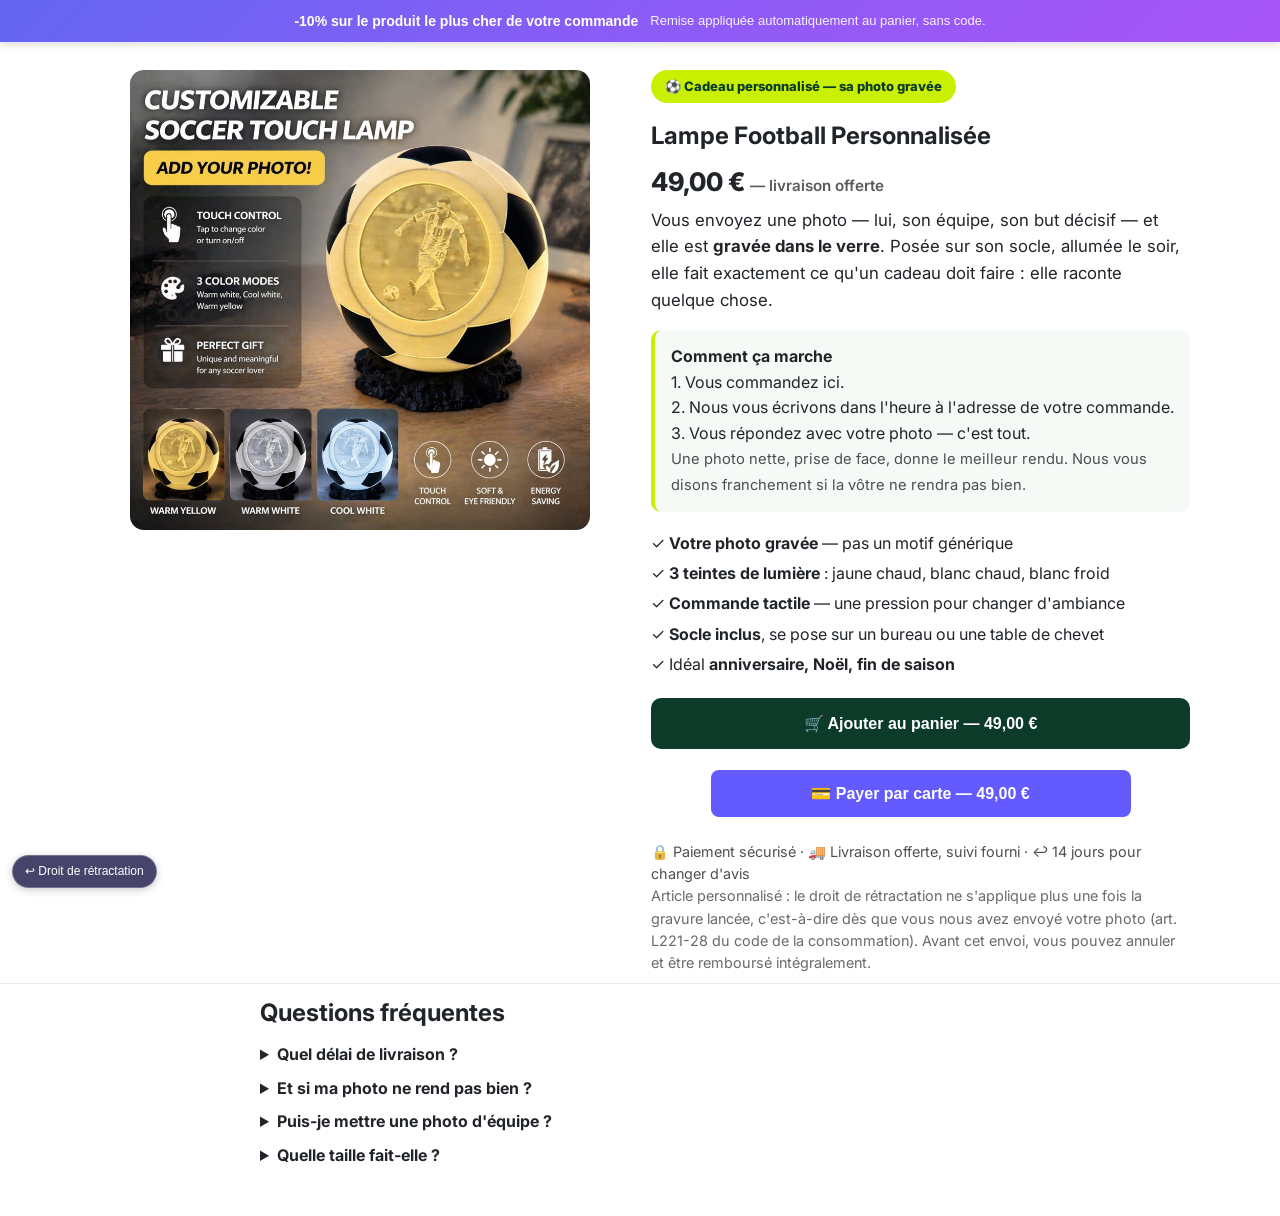
<file: produit-lampe-photo-foot.html>
﻿<!DOCTYPE html>
<html lang="fr">
<head>
  <meta name="p:domain_verify" content="f614497d2de644c79407472c67655ab1"/>
  <meta charset="UTF-8">
  <meta name="viewport" content="width=device-width, initial-scale=1.0">
  <title>Lampe Photo Football Personnalisée — votre photo gravée · FootPerf</title>
  <link rel="icon" href="data:image/svg+xml,<svg xmlns=%22http://www.w3.org/2000/svg%22 viewBox=%220 0 100 100%22><text y=%22.9em%22 font-size=%2290%22>⚽</text></svg>">
  <meta name="description" content="Le palmarès complet 1930-2026, les records et 75 questions de quiz à jouer en famille. 29 pages en PDF, téléchargement immédiat, 4,90 €.">
  <meta property="og:title" content="FootPerf — Set de 2 Buts de Foot Pop-Up Pliables | Coupe du Monde 2026">
  <meta property="og:description" content="Ton enfant s'entraîne seul des heures et décroche de l'écran. Set de 2 buts pop-up pliables, montés en quelques secondes. Livraison estimée 12 à 20 jours ouvrés, paiement 100% sécurisé.">
  <meta property="og:image" content="https://footperf.fr/img/but-popup-pliable.jpg">
  <meta property="og:url" content="https://footperf.fr/">
  <link rel="canonical" href="https://footperf.fr/">
  <link rel="preconnect" href="https://fonts.googleapis.com">
  <link rel="preconnect" href="https://fonts.gstatic.com" crossorigin>
  <link href="https://fonts.googleapis.com/css2?family=Inter:wght@400;500;600;700;800;900&family=Titillium+Web:wght@400;600&display=swap" rel="stylesheet">
  <style>
    *, *::before, *::after { box-sizing: border-box; margin: 0; padding: 0; }
    :root {
      --green: #0d3b2a;
      --green-light: #1a5c3f;
      --lime: #c8f000;
      --white: #ffffff;
      --gray-50: #f8f9fa;
      --gray-100: #f1f3f5;
      --gray-200: #e9ecef;
      --gray-600: #6c757d;
      --gray-800: #343a40;
      --gray-900: #212529;
      --red: #e03131;
      --radius: 12px;
      --shadow: 0 4px 20px rgba(0,0,0,0.10);
      --shadow-lg: 0 8px 40px rgba(0,0,0,0.14);
    }
    html { scroll-behavior: smooth; }
    body { font-family: 'Inter', sans-serif; color: var(--gray-900); background: var(--white); font-size: 16px; line-height: 1.6; }

    /* NAV */
    nav { background: var(--green); color: var(--white); padding: 0 1.5rem; position: sticky; top: 0; z-index: 100; box-shadow: 0 2px 12px rgba(0,0,0,0.25); }
    .nav-inner { max-width: 1100px; margin: 0 auto; display: flex; align-items: center; justify-content: space-between; height: 60px; }
    .logo { font-size: 1.5rem; font-weight: 900; color: var(--white); text-decoration: none; letter-spacing: -0.5px; }
    .logo span { color: var(--lime); }
    .nav-links { display: flex; gap: 1.5rem; }
    .nav-links a { color: rgba(255,255,255,0.85); text-decoration: none; font-size: 0.9rem; font-weight: 500; transition: color 0.2s; }
    .nav-links a:hover { color: var(--lime); }
    .mobile-cta-nav { display: none; background: var(--lime); color: var(--green); text-decoration: none; font-weight: 800; font-size: 0.8rem; padding: 0.5rem 0.85rem; border-radius: 8px; margin-left: auto; margin-right: 0.6rem; white-space: nowrap; }
    .cart-btn { background: var(--lime); color: var(--green); border: none; border-radius: 8px; padding: 0.5rem 1rem; font-weight: 700; font-size: 0.9rem; cursor: pointer; display: flex; align-items: center; gap: 0.4rem; transition: transform 0.15s; }
    .cart-btn:hover { transform: scale(1.05); }
    .cart-count { background: var(--red); color: white; border-radius: 50%; width: 18px; height: 18px; font-size: 0.7rem; display: flex; align-items: center; justify-content: center; font-weight: 700; }

    /* HERO */
    .hero { background: var(--green); color: var(--white); padding: 4rem 1.5rem 5rem; text-align: center; position: relative; overflow: hidden; }
    .hero::before { content: ''; position: absolute; inset: 0; background: url('https://images.pexels.com/photos/46798/the-ball-stadion-football-the-pitch-46798.jpeg?auto=compress&cs=tinysrgb&w=1400') center/cover; opacity: 0.15; }
    .hero-inner { max-width: 700px; margin: 0 auto; position: relative; }
    .hero-badge { display: inline-block; background: var(--lime); color: var(--green); font-size: 0.78rem; font-weight: 800; text-transform: uppercase; letter-spacing: 1px; padding: 0.35rem 0.9rem; border-radius: 100px; margin-bottom: 1.2rem; }
    .hero h1 { font-size: clamp(1.9rem, 5vw, 3rem); font-weight: 900; line-height: 1.15; margin-bottom: 1rem; }
    .hero h1 em { color: var(--lime); font-style: normal; }
    .hero p { font-size: 1.1rem; color: rgba(255,255,255,0.85); margin-bottom: 2rem; max-width: 500px; margin-left: auto; margin-right: auto; }
    .hero-cta { display: flex; gap: 1rem; justify-content: center; flex-wrap: wrap; }
    .btn-primary { background: var(--lime); color: var(--green); padding: 0.9rem 2rem; border-radius: 10px; font-weight: 800; font-size: 1rem; text-decoration: none; transition: transform 0.15s, box-shadow 0.15s; display: inline-block; }
    .btn-primary:hover { transform: translateY(-2px); box-shadow: 0 6px 20px rgba(200,240,0,0.4); }
    .btn-outline { background: transparent; color: var(--white); border: 2px solid rgba(255,255,255,0.5); padding: 0.9rem 2rem; border-radius: 10px; font-weight: 600; font-size: 1rem; text-decoration: none; transition: all 0.15s; display: inline-block; }
    .btn-outline:hover { border-color: var(--white); background: rgba(255,255,255,0.1); }
    .hero-stats { display: flex; gap: 2rem; justify-content: center; margin-top: 3rem; flex-wrap: wrap; }
    .hero-stat { text-align: center; }
    .hero-stat strong { display: block; font-size: 1.5rem; font-weight: 900; color: var(--lime); }
    .hero-stat span { font-size: 0.8rem; color: rgba(255,255,255,0.7); }

    /* TRUST BAR */
    .trust-bar { background: var(--gray-50); border-bottom: 1px solid var(--gray-200); padding: 0.9rem 1.5rem; }
    .trust-inner { max-width: 1100px; margin: 0 auto; display: flex; justify-content: center; gap: 2rem; flex-wrap: wrap; }
    .trust-item { display: flex; align-items: center; gap: 0.5rem; font-size: 0.85rem; font-weight: 600; color: var(--gray-800); }
    .trust-icon { font-size: 1.1rem; }

    /* SECTIONS */
    section { padding: 4rem 1.5rem; }
    .section-title { font-size: clamp(1.4rem, 3vw, 1.9rem); font-weight: 800; margin-bottom: 0.5rem; }
    .section-sub { color: var(--gray-600); font-size: 1rem; margin-bottom: 2.5rem; }
    .container { max-width: 1100px; margin: 0 auto; }

    /* PRODUCTS */
    #produits { background: var(--white); }
    .products-grid { display: grid; grid-template-columns: repeat(auto-fill, minmax(300px, 1fr)); gap: 1.5rem; }
    .product-card { border: 1px solid var(--gray-200); border-radius: var(--radius); overflow: hidden; transition: box-shadow 0.2s, transform 0.2s; background: var(--white); }
    .product-card:hover { box-shadow: var(--shadow-lg); transform: translateY(-3px); }
    .product-card.hero-product { border: 2px solid var(--lime); position: relative; }
    .hero-badge-card { position: absolute; top: 12px; left: 12px; background: var(--lime); color: var(--green); font-size: 0.7rem; font-weight: 800; text-transform: uppercase; padding: 0.25rem 0.6rem; border-radius: 6px; letter-spacing: 0.5px; z-index: 2; }
    .bundle-badge { position: absolute; top: 12px; left: 12px; background: #ff6b00; color: white; font-size: 0.7rem; font-weight: 800; text-transform: uppercase; padding: 0.25rem 0.6rem; border-radius: 6px; z-index: 2; }
    .product-img { width: 100%; height: 200px; object-fit: cover; background: var(--gray-100); }
    .photo-pending-tag { display: block; background: #fff3cd; color: #7a4d00; font-size: 0.72rem; font-weight: 700; text-align: center; padding: 0.4rem 0.6rem; border-bottom: 1px solid #f0ad4e; }
    .product-body { padding: 1.2rem; }
    .product-name { font-size: 0.98rem; font-weight: 700; margin-bottom: 0.4rem; line-height: 1.3; }
    .product-desc { font-size: 0.85rem; color: var(--gray-600); margin-bottom: 0.9rem; line-height: 1.5; }
    .product-features { list-style: none; margin-bottom: 1rem; }
    .product-features li { font-size: 0.82rem; color: var(--gray-800); padding: 0.15rem 0; display: flex; align-items: flex-start; gap: 0.4rem; }
    .product-features li::before { content: '✓'; color: var(--green-light); font-weight: 700; flex-shrink: 0; margin-top: 0.05rem; }
    .product-footer { display: flex; align-items: center; justify-content: space-between; margin-top: 1rem; border-top: 1px solid var(--gray-100); padding-top: 1rem; }
    .price-block { display: flex; align-items: baseline; gap: 0.5rem; }
    .price { font-size: 1.3rem; font-weight: 800; color: var(--green); }
    .add-to-cart { background: var(--green); color: var(--white); border: none; border-radius: 8px; padding: 0.6rem 1.1rem; font-weight: 700; font-size: 0.85rem; cursor: pointer; transition: background 0.15s, transform 0.15s; white-space: nowrap; }
    .add-to-cart:hover { background: var(--green-light); transform: scale(1.04); }
    .soon-tag { background: var(--gray-200); color: var(--gray-600); font-weight: 700; font-size: 0.8rem; padding: 0.5rem 0.9rem; border-radius: 8px; white-space: nowrap; }
    .delivery-tag { font-size: 0.75rem; color: var(--green-light); font-weight: 600; margin-top: 0.4rem; }

    /* BIENTÔT AU CATALOGUE — chips compacts (pas de grandes cartes grises sous le produit phare) */
    .coming-soon { margin-top: 2.5rem; padding-top: 1.6rem; border-top: 1px solid var(--gray-200); }
    .coming-soon-title { font-size: 0.9rem; font-weight: 700; color: var(--gray-600); margin-bottom: 0.9rem; text-transform: uppercase; letter-spacing: 0.4px; }
    .coming-soon-list { display: flex; flex-wrap: wrap; gap: 0.6rem; margin-bottom: 1rem; }
    .coming-soon-chip { display: flex; align-items: center; gap: 0.5rem; background: var(--gray-50); border: 1px solid var(--gray-200); border-radius: 100px; padding: 0.5rem 1rem; font-size: 0.85rem; color: var(--gray-800); }
    .coming-soon-chip strong { color: var(--gray-900); }
    .coming-soon-chip span { color: var(--gray-600); font-size: 0.8rem; }
    .coming-soon-cta { display: inline-block; color: var(--green-light); font-weight: 700; font-size: 0.9rem; text-decoration: none; }
    .coming-soon-cta:hover { text-decoration: underline; }

    /* WHY SECTION */
    #pourquoi { background: var(--gray-50); }
    .why-grid { display: grid; grid-template-columns: repeat(auto-fill, minmax(240px, 1fr)); gap: 1.5rem; }
    .why-card { background: var(--white); border-radius: var(--radius); padding: 1.5rem; box-shadow: var(--shadow); }
    .why-icon { font-size: 2rem; margin-bottom: 0.8rem; }
    .why-title { font-size: 1rem; font-weight: 700; margin-bottom: 0.4rem; }
    .why-desc { font-size: 0.875rem; color: var(--gray-600); }

    /* EMAIL CAPTURE */
    #newsletter { background: var(--green); color: var(--white); text-align: center; }
    #newsletter .section-title { color: var(--white); }
    #newsletter .section-sub { color: rgba(255,255,255,0.75); }
    .email-form { display: flex; max-width: 480px; margin: 0 auto; gap: 0; }
    .email-input { flex: 1; padding: 0.85rem 1.2rem; border: none; border-radius: 10px 0 0 10px; font-size: 1rem; outline: none; }
    .email-submit { background: var(--lime); color: var(--green); border: none; padding: 0.85rem 1.5rem; font-weight: 800; font-size: 0.95rem; cursor: pointer; border-radius: 0 10px 10px 0; white-space: nowrap; transition: opacity 0.15s; }
    .email-submit:hover { opacity: 0.9; }
    .email-note { font-size: 0.8rem; color: rgba(255,255,255,0.6); margin-top: 0.8rem; }
    .email-success { display: none; color: var(--lime); font-weight: 700; font-size: 1.1rem; margin-top: 1rem; }

    /* FOOTER */
    footer { background: var(--gray-900); color: rgba(255,255,255,0.7); padding: 3rem 1.5rem; font-size: 0.875rem; }
    .footer-inner { max-width: 1100px; margin: 0 auto; }
    .footer-grid { display: grid; grid-template-columns: 2fr 1fr 1fr; gap: 2.5rem; margin-bottom: 2.5rem; }
    .footer-brand .logo { font-size: 1.3rem; }
    .footer-brand p { margin-top: 0.8rem; line-height: 1.7; color: rgba(255,255,255,0.55); font-size: 0.83rem; }
    .footer-col h4 { color: var(--white); font-size: 0.9rem; font-weight: 700; margin-bottom: 0.8rem; }
    .footer-col a { display: block; color: rgba(255,255,255,0.6); text-decoration: none; margin-bottom: 0.4rem; font-size: 0.83rem; transition: color 0.15s; }
    .footer-col a:hover { color: var(--lime); }
    .footer-bottom { border-top: 1px solid rgba(255,255,255,0.1); padding-top: 1.5rem; display: flex; justify-content: space-between; align-items: center; flex-wrap: wrap; gap: 1rem; }
    .footer-bottom p { font-size: 0.8rem; color: rgba(255,255,255,0.45); }
    .footstats-link { display: flex; align-items: center; gap: 0.5rem; color: var(--lime); text-decoration: none; font-weight: 700; font-size: 0.85rem; }

    /* GARANTIES / REASSURANCE */
    #avis-clients { background: var(--white); }
    .avis-header { text-align: center; margin-bottom: 2.5rem; }

    /* LEGAL PAGES */
    .legal-section { display: none; padding: 4rem 1.5rem; }
    .legal-section.active { display: block; }
    .legal-section h2 { font-size: 1.5rem; font-weight: 800; margin-bottom: 1.5rem; }
    .legal-section h3 { font-size: 1rem; font-weight: 700; margin: 1.5rem 0 0.5rem; }
    .legal-section p, .legal-section li { font-size: 0.9rem; color: var(--gray-800); line-height: 1.8; margin-bottom: 0.5rem; }
    .legal-section ul { padding-left: 1.5rem; }
    .back-btn { background: var(--green); color: white; border: none; border-radius: 8px; padding: 0.6rem 1.2rem; font-weight: 600; cursor: pointer; margin-bottom: 2rem; font-size: 0.9rem; }

    /* CART MODAL */
    .modal-overlay { display: none; position: fixed; inset: 0; background: rgba(0,0,0,0.55); z-index: 200; align-items: flex-start; justify-content: flex-end; padding: 1rem; }
    .modal-overlay.open { display: flex; }
    .cart-modal { background: var(--white); border-radius: var(--radius); width: 100%; max-width: 420px; max-height: 90vh; overflow-y: auto; box-shadow: var(--shadow-lg); margin-top: 70px; }
    .cart-header { display: flex; justify-content: space-between; align-items: center; padding: 1.2rem 1.5rem; border-bottom: 1px solid var(--gray-200); }
    .cart-header h3 { font-size: 1.1rem; font-weight: 800; }
    .close-btn { background: none; border: none; font-size: 1.4rem; cursor: pointer; color: var(--gray-600); }
    .cart-items { padding: 1rem 1.5rem; min-height: 80px; }
    .cart-empty { text-align: center; padding: 2rem 0; color: var(--gray-600); font-size: 0.9rem; }
    .cart-item { display: flex; align-items: flex-start; gap: 1rem; padding: 0.8rem 0; border-bottom: 1px solid var(--gray-100); }
    .cart-item-img { width: 56px; height: 56px; object-fit: cover; border-radius: 8px; background: var(--gray-100); flex-shrink: 0; }
    .cart-item-info { flex: 1; min-width: 0; }
    .cart-item-name { font-size: 0.85rem; font-weight: 600; line-height: 1.3; margin-bottom: 0.2rem; }
    .cart-item-price { font-size: 0.85rem; font-weight: 700; color: var(--green); }
    .cart-item-qty { display: flex; align-items: center; gap: 0.5rem; margin-top: 0.4rem; }
    .qty-btn { background: var(--gray-100); border: none; border-radius: 4px; width: 24px; height: 24px; font-size: 1rem; cursor: pointer; font-weight: 700; }
    .cart-item-qty span { font-size: 0.85rem; font-weight: 600; min-width: 1.5rem; text-align: center; }
    .remove-item { background: none; border: none; color: var(--gray-600); cursor: pointer; font-size: 0.75rem; margin-left: auto; padding: 0.25rem; flex-shrink: 0; }
    .cart-footer { padding: 1.2rem 1.5rem; border-top: 1px solid var(--gray-200); }
    .cart-total { display: flex; justify-content: space-between; align-items: center; font-size: 1rem; font-weight: 800; margin-bottom: 1rem; }
    .checkout-btn { width: 100%; background: var(--green); color: white; border: none; border-radius: 10px; padding: 1rem; font-size: 1rem; font-weight: 800; cursor: pointer; transition: background 0.15s; }
    .checkout-btn:hover { background: var(--green-light); }
    .buy-now-btn { width: 100%; background: #003087; color: white; border: none; border-radius: 8px; padding: 0.7rem 1rem; font-size: 0.85rem; font-weight: 800; cursor: pointer; transition: background 0.15s, transform 0.15s; margin-top: 0.7rem; }
    .buy-now-btn:hover { background: #001c64; transform: scale(1.02); }
    .cart-note { font-size: 0.78rem; color: var(--gray-600); text-align: center; margin-top: 0.8rem; }

    /* CHECKOUT MODAL */
    .checkout-modal { background: var(--white); border-radius: var(--radius); width: 100%; max-width: 520px; max-height: 90vh; overflow-y: auto; box-shadow: var(--shadow-lg); margin-top: 60px; }
    .checkout-form { padding: 1.5rem; }
    .form-group { margin-bottom: 1rem; }
    .form-group label { display: block; font-size: 0.85rem; font-weight: 600; margin-bottom: 0.35rem; color: var(--gray-800); }
    .form-group input, .form-group textarea, .form-group select { width: 100%; padding: 0.75rem 1rem; border: 1.5px solid var(--gray-200); border-radius: 8px; font-size: 0.95rem; font-family: inherit; outline: none; transition: border-color 0.15s; }
    .form-group input:focus, .form-group textarea:focus { border-color: var(--green); }
    .form-row { display: grid; grid-template-columns: 1fr 1fr; gap: 1rem; }
    .order-summary { background: var(--gray-50); border-radius: 8px; padding: 1rem; margin-bottom: 1.2rem; font-size: 0.85rem; }
    .order-summary h4 { font-weight: 700; margin-bottom: 0.6rem; }
    .order-line { display: flex; justify-content: space-between; margin-bottom: 0.3rem; }
    .order-total { display: flex; justify-content: space-between; font-weight: 800; margin-top: 0.6rem; padding-top: 0.6rem; border-top: 1px solid var(--gray-200); font-size: 0.95rem; }
    .shopify-note { background: #fff3cd; border: 1px solid #ffc107; border-radius: 8px; padding: 0.8rem 1rem; font-size: 0.82rem; margin-bottom: 1rem; color: #856404; }
    .shopify-note strong { display: block; margin-bottom: 0.2rem; }
    .submit-order { width: 100%; background: var(--green); color: white; border: none; border-radius: 10px; padding: 1rem; font-size: 1rem; font-weight: 800; cursor: pointer; transition: background 0.15s; margin-top: 0.5rem; }
    .submit-order:hover { background: var(--green-light); }
    .order-success { display: none; text-align: center; padding: 2rem 1.5rem; }
    .order-success h3 { color: var(--green); font-size: 1.3rem; margin-bottom: 0.8rem; }

    /* ===== KIT CONVERSION BOS (13/07/2026) ===== */
    /* Fiche produit phare */
    #hero-produit { background: var(--white); border-bottom: 1px solid var(--gray-200); }
    .fiche-grid { display: grid; grid-template-columns: 1fr 1fr; gap: 2.5rem; align-items: start; }
    @media (max-width: 900px) { .fiche-grid { grid-template-columns: 1fr; gap: 1.5rem; } }
    .fiche-main-img { width: 100%; aspect-ratio: 1/1; object-fit: cover; border-radius: var(--radius); border: 1px solid var(--gray-200); background: var(--gray-50); }
    .fiche-thumbs { display: grid; grid-template-columns: repeat(4, 1fr); gap: 0.6rem; margin-top: 0.7rem; }
    .fiche-thumbs img { width: 100%; aspect-ratio: 1/1; object-fit: cover; border-radius: 8px; border: 1px solid var(--gray-200); cursor: pointer; background: var(--gray-50); transition: border-color 0.15s, transform 0.15s; }
    .fiche-thumbs img:hover, .fiche-thumbs img.active { border-color: var(--green); transform: translateY(-2px); }
    .fiche-eyebrow { display: inline-block; background: var(--lime); color: var(--green); font-size: 0.72rem; font-weight: 800; text-transform: uppercase; letter-spacing: 0.8px; padding: 0.3rem 0.75rem; border-radius: 100px; margin-bottom: 0.9rem; }
    .fiche-title { font-size: clamp(1.5rem, 3.2vw, 2.1rem); font-weight: 900; line-height: 1.2; margin-bottom: 0.6rem; }
    .fiche-price-row { display: flex; align-items: baseline; gap: 0.7rem; margin-bottom: 1.1rem; flex-wrap: wrap; }
    .fiche-price { font-size: 2rem; font-weight: 900; color: var(--green); }
    .fiche-price-note { font-size: 0.85rem; color: var(--gray-600); font-weight: 600; }
    .bos-kit-benefit { background: #f7ffd6; border-left: 4px solid var(--lime); border-radius: 8px; padding: 0.85rem 1rem; font-size: 0.95rem; line-height: 1.55; color: var(--gray-800); margin-bottom: 1.2rem; }
    .bos-kit-benefit strong { color: var(--gray-900); }
    .bos-kit-bullets { margin-bottom: 1.4rem; }
    .bos-kit-bullets h3 { font-size: 1rem; font-weight: 800; margin-bottom: 0.6rem; }
    .bos-kit-bullets ul { list-style: none; display: grid; gap: 0.45rem; }
    .bos-kit-bullets li { font-size: 0.9rem; line-height: 1.5; color: var(--gray-800); }
    .fiche-actions { display: grid; gap: 0.6rem; margin-bottom: 0.8rem; }
    .fiche-add { width: 100%; background: var(--green); color: var(--white); border: none; border-radius: 10px; padding: 1rem; font-size: 1rem; font-weight: 800; cursor: pointer; transition: background 0.15s, transform 0.15s; }
    .fiche-add:hover { background: var(--green-light); transform: translateY(-1px); }
    .fiche-paypal { width: 100%; background: #003087; color: white; border: none; border-radius: 10px; padding: 1rem; font-size: 1rem; font-weight: 800; cursor: pointer; transition: background 0.15s, transform 0.15s; }
    .fiche-paypal:hover { background: #001c64; transform: translateY(-1px); }
    .checkout-stripe { text-align: center; }
    .cta-micro-note { font-size: 0.78rem; color: var(--gray-600); text-align: center; line-height: 1.5; }
    .bos-kit-included { background: var(--gray-50); border: 1px solid var(--gray-200); border-radius: 10px; padding: 1rem 1.1rem; margin-top: 1.4rem; }
    .bos-kit-included h4, .bos-kit-included summary { font-size: 0.9rem; font-weight: 800; margin-bottom: 0.5rem; cursor: default; }
    .bos-kit-included ul { list-style: none; display: grid; gap: 0.3rem; }
    .bos-kit-included li { font-size: 0.86rem; color: var(--gray-800); line-height: 1.5; display: flex; gap: 0.45rem; }
    .bos-kit-included li::before { content: '›'; color: var(--green-light); font-weight: 800; }
    .bos-kit-honest { font-size: 0.78rem; color: var(--gray-600); margin-top: 0.6rem; line-height: 1.5; font-style: italic; }

    /* Carte catalogue enrichie */
    .card-benefit { background: #f7ffd6; border-left: 3px solid var(--lime); border-radius: 6px; padding: 0.55rem 0.7rem; font-size: 0.82rem; line-height: 1.45; color: var(--gray-800); margin-bottom: 0.8rem; }
    details.card-faq { margin-top: 0.7rem; border-top: 1px solid var(--gray-100); padding-top: 0.6rem; }
    details.card-faq summary { font-size: 0.8rem; font-weight: 700; color: var(--gray-800); cursor: pointer; list-style: none; }
    details.card-faq summary::-webkit-details-marker { display: none; }
    details.card-faq summary::before { content: '▸ '; color: var(--green-light); }
    details.card-faq[open] summary::before { content: '▾ '; }
    details.card-faq .faq-a { font-size: 0.8rem; color: var(--gray-600); line-height: 1.5; margin-top: 0.5rem; }
    details.card-faq .faq-q { font-size: 0.8rem; font-weight: 700; color: var(--gray-800); margin-top: 0.6rem; }

    /* FAQ objections */
    #faq { background: var(--gray-50); }
    .faq-list { display: grid; gap: 0.8rem; max-width: 800px; margin: 0 auto; }
    .faq-item { background: var(--white); border: 1px solid var(--gray-200); border-radius: var(--radius); padding: 1rem 1.2rem; }
    .faq-item summary { font-weight: 700; font-size: 0.95rem; cursor: pointer; list-style: none; display: flex; justify-content: space-between; gap: 1rem; align-items: center; }
    .faq-item summary::-webkit-details-marker { display: none; }
    .faq-item summary::after { content: '+'; font-size: 1.3rem; font-weight: 400; color: var(--green-light); flex-shrink: 0; }
    .faq-item[open] summary::after { content: '−'; }
    .faq-item p { font-size: 0.9rem; color: var(--gray-600); line-height: 1.65; margin-top: 0.7rem; }

    /* RESPONSIVE */
    @media (max-width: 768px) {
      .nav-links { display: none; }
      .mobile-cta-nav { display: inline-block; }
      /* BOS 27/07/2026 — en-tete mobile : logo + "Commander" + panier ne tenaient pas dans
         390px (aucun gap, aucun retrecissement) => le bouton lime demarrait collé au "f" de
         "FootPerf" et le panier passait sur 2 lignes. On donne un vrai espacement et on
         laisse le logo/le CTA se reduire au lieu de se chevaucher. */
      .nav-inner { gap: 10px; }
      .logo { font-size: 1.25rem; flex: 0 0 auto; }
      .mobile-cta-nav { margin-right: 0; font-size: 0.78rem; padding: 0.45rem 0.7rem; }
      .cart-btn { white-space: nowrap; padding: 0.45rem 0.75rem; font-size: 0.85rem; flex: 0 0 auto; }
      .footer-grid { grid-template-columns: 1fr; gap: 1.5rem; }
      .email-form { flex-direction: column; }
      .email-input { border-radius: 10px; }
      .email-submit { border-radius: 10px; }
      .trust-inner { gap: 1rem; }
      .hero-stats { gap: 1.5rem; }
      .form-row { grid-template-columns: 1fr; }
    }
    @media (max-width: 480px) {
      .cart-modal, .checkout-modal { max-width: 100%; border-radius: var(--radius) var(--radius) 0 0; margin-top: auto; }
      .modal-overlay { align-items: flex-end; padding: 0; }
      /* BOS 27/07/2026 — sur les petits ecrans (iPhone 390px), "Mon panier" en toutes lettres
         faisait deborder l'en-tete. L'icone + le compteur suffisent (convention e-commerce),
         et le libelle complet reste lu par les lecteurs d'ecran via aria-label. */
      nav { padding: 0 1rem; }
      .cart-label { display: none; }
    }

    /* ============================================================
       BOS — ANIMATIONS THÉMATIQUES FOOT (16/07/2026)
       SVG inline + CSS keyframes uniquement. Badge circulaire discret
       en coin de chaque photo produit, jamais sur boutons/prix/texte.
       ============================================================ */
    .bos-prod-media { position: relative; overflow: hidden; }
    .bos-anim-produit {
      position: absolute;
      width: 68px;
      height: 68px;
      bottom: 10px;
      right: 10px;
      border-radius: 50%;
      background: radial-gradient(circle at 34% 28%, #1a5c3f, #0d3b2a 78%);
      box-shadow: 0 3px 10px rgba(0,0,0,.35), inset 0 0 0 2px rgba(200,240,0,.4);
      overflow: hidden;
      pointer-events: none;
      z-index: 1;
    }
    .bos-anim-produit svg { display: block; width: 100%; height: 100%; }
    #hero-produit .bos-anim-produit { width: 84px; height: 84px; bottom: 14px; right: 14px; }
    [class*="bos-anim-"] * { transform-box: fill-box; transform-origin: center; }

    /* --- but-popup : ballon qui rentre dans le but + filet qui tremble --- */
    .bos-anim-but .bos-ball { animation: bosBallGoal 5s ease-in-out infinite; }
    .bos-anim-but .bos-net { animation: bosNetShake 5s ease-in-out infinite; }
    @keyframes bosBallGoal {
      0%, 55%  { transform: translate(0%, 0%) scale(1); opacity: 1; }
      63%      { transform: translate(15%, -22%) scale(.8); opacity: 1; }
      68%      { transform: translate(15%, -22%) scale(.55); opacity: .55; }
      72%      { transform: translate(0%, 0%) scale(1); opacity: 1; }
      100%     { transform: translate(0%, 0%) scale(1); opacity: 1; }
    }
    @keyframes bosNetShake {
      0%, 58%, 76%, 100% { transform: none; }
      61% { transform: translateX(3%) skewX(3deg); }
      64% { transform: translateX(-3%) skewX(-3deg); }
      67% { transform: translateX(2%) skewX(2deg); }
      70% { transform: none; }
    }

    /* --- échelle d'agilité : pas qui s'allument séquentiellement --- */
    .bos-anim-echelle .bos-step { opacity: .22; animation: bosStepGlow 4.5s ease-in-out infinite; }
    .bos-anim-echelle .s1 { animation-delay: 0s; }
    .bos-anim-echelle .s2 { animation-delay: .32s; }
    .bos-anim-echelle .s3 { animation-delay: .64s; }
    .bos-anim-echelle .s4 { animation-delay: .96s; }
    @keyframes bosStepGlow {
      0%, 82%, 100% { opacity: .22; transform: scale(1); }
      9%  { opacity: 1; transform: scale(1.3); }
      20% { opacity: .22; transform: scale(1); }
    }

    /* --- balle de réaction : rebonds imprévisibles --- */
    .bos-anim-balle .bos-rball { animation: bosBallBounce 4.8s ease-in-out infinite; }
    @keyframes bosBallBounce {
      0%   { transform: translate(-14%, -28%) scale(1,1); }
      18%  { transform: translate(10%, 8%) scale(1.05,.9); }
      22%  { transform: translate(13%, 13%) scale(1.18,.7); }
      28%  { transform: translate(6%, -8%) scale(.95,1.05); }
      48%  { transform: translate(-16%, -32%) scale(1,1); }
      64%  { transform: translate(-12%, 6%) scale(1.05,.9); }
      68%  { transform: translate(-15%, 12%) scale(1.18,.7); }
      76%  { transform: translate(-4%, -10%) scale(.95,1.05); }
      100% { transform: translate(-14%, -28%) scale(1,1); }
    }

    /* --- gants de gardien : le ballon arrive, le gant se resserre --- */
    .bos-anim-gants .bos-gk-ball { animation: bosBallToGlove 5.2s ease-in-out infinite; }
    .bos-anim-gants .bos-glove { animation: bosGloveCatch 5.2s ease-in-out infinite; }
    @keyframes bosBallToGlove {
      0%, 50%  { transform: translate(0%,0%) scale(1); opacity: 1; }
      58%      { transform: translate(-95%, 75%) scale(.82); opacity: 1; }
      64%      { transform: translate(-115%, 90%) scale(.65); opacity: .5; }
      70%      { transform: translate(0%,0%) scale(1); opacity: 1; }
      100%     { transform: translate(0%,0%) scale(1); opacity: 1; }
    }
    @keyframes bosGloveCatch {
      0%, 54%   { transform: scale(1); }
      60%       { transform: scale(1.2); }
      68%, 100% { transform: scale(1); }
    }

    /* --- cônes de marquage : le ballon slalome --- */
    .bos-anim-cones .bos-slalom-ball { animation: bosSlalom 5.5s ease-in-out infinite; }
    @keyframes bosSlalom {
      0%   { transform: translate(0%, 0%); }
      20%  { transform: translate(80%, 95%); }
      40%  { transform: translate(160%, -40%); }
      60%  { transform: translate(240%, 95%); }
      80%  { transform: translate(300%, -20%); }
      100% { transform: translate(0%, 0%); }
    }

    /* --- protège-tibias : bouclier qui pulse + impact --- */
    .bos-anim-tibias .bos-shield-g { animation: bosShieldPulse 4.6s ease-in-out infinite; }
    .bos-anim-tibias .bos-spark { animation: bosSparkFlash 4.6s ease-in-out infinite; }
    @keyframes bosShieldPulse { 0%, 100% { transform: scale(1); } 50% { transform: scale(1.09); } }
    @keyframes bosSparkFlash {
      0%, 42%, 100% { opacity: 0; }
      47%, 55% { opacity: 1; }
      61% { opacity: 0; }
    }

    /* --- parachute de vitesse : coureur + lignes de vitesse --- */
    .bos-anim-parachute .bos-runner-g { animation: bosRunBob 4.4s ease-in-out infinite; }
    .bos-anim-parachute .bos-chute-g { animation: bosChuteSway 3.8s ease-in-out infinite; transform-origin: 45px 53px; }
    @keyframes bosChuteSway { 0%,100% { transform: rotate(-3deg); } 50% { transform: rotate(3deg); } }
    .bos-anim-parachute .bos-speedlines line { animation: bosSpeedStream 4.2s linear infinite; }
    .bos-anim-parachute .bos-speedlines line:nth-child(2) { animation-delay: 1.1s; }
    .bos-anim-parachute .bos-speedlines line:nth-child(3) { animation-delay: 2.2s; }
    @keyframes bosRunBob {
      0%, 100% { transform: translate(0,0) rotate(0deg); }
      25%      { transform: translate(3%, -4%) rotate(-3deg); }
      50%      { transform: translate(0,0) rotate(0deg); }
      75%      { transform: translate(-3%, -4%) rotate(3deg); }
    }
    @keyframes bosSpeedStream {
      0%   { transform: translateX(0%); opacity: .1; }
      45%  { opacity: .6; }
      100% { transform: translateX(-160%); opacity: 0; }
    }

    /* --- trophée CDM 2026 : brille + pulse doux --- */
    .bos-anim-trophy .bos-trophy-wrap { animation: bosTrophyPulse 5s ease-in-out infinite; }
    .bos-anim-trophy .bos-shine { animation: bosShineSweep 5s ease-in-out infinite; }
    @keyframes bosTrophyPulse { 0%, 100% { transform: scale(1); } 50% { transform: scale(1.07); } }
    @keyframes bosShineSweep {
      0%   { transform: translate(-190%, 0) skewX(-20deg); }
      26%  { transform: translate(280%, 0) skewX(-20deg); }
      100% { transform: translate(280%, 0) skewX(-20deg); }
    }

    @media (prefers-reduced-motion: reduce) {
      .bos-anim-produit * { animation: none !important; }
    }
  </style>
<link rel="stylesheet" href="bos-modern.css?v=3">
<script src="bos-promo.js?v=7h"></script>
<link rel="stylesheet" href="bos-wow.css?v=2">
</head><body>
<div id="mainContent">
  <section id="hero-produit" style="padding:28px 0 8px">
    <div class="container">
      <div class="fiche-grid" style="display:grid;gap:22px;max-width:1100px;margin:0 auto">

        <div style="text-align:center">
          <img id="ficheMainImg" src="img/lampe-photo-foot.jpg"
               alt="Lampe football personnalisée avec la photo du joueur, socle noir et éclairage LED"
               style="width:100%;max-width:460px;border-radius:14px;background:#0d3b2a">
        </div>

        <div>
          <span style="display:inline-block;background:var(--lime);color:#0d3b2a;font-weight:800;
                       padding:6px 14px;border-radius:99px;font-size:13px">
            ⚽ Cadeau personnalisé — sa photo gravée
          </span>

          <h1 style="margin:14px 0 6px">Lampe Football Personnalisée</h1>
          <p style="font-size:1.6rem;font-weight:800;margin:0 0 4px">49,00 €
            <span style="font-size:.95rem;font-weight:600;opacity:.75">— livraison offerte</span></p>

          <p style="font-size:1.05rem;line-height:1.6">
            Vous envoyez une photo — lui, son équipe, son but décisif — et elle est
            <strong>gravée dans le verre</strong>. Posée sur son socle, allumée le soir,
            elle fait exactement ce qu'un cadeau doit faire : elle raconte quelque chose.
          </p>

          <div style="background:#f6faf7;border-left:4px solid var(--lime);padding:14px 16px;
                      border-radius:10px;margin:16px 0;line-height:1.6">
            <strong>Comment ça marche</strong><br>
            1. Vous commandez ici.<br>
            2. Nous vous écrivons dans l'heure à l'adresse de votre commande.<br>
            3. Vous répondez avec votre photo — c'est tout.<br>
            <span style="font-size:.92rem;opacity:.8">Une photo nette, prise de face, donne le
            meilleur rendu. Nous vous disons franchement si la vôtre ne rendra pas bien.</span>
          </div>

          <ul style="list-style:none;padding:0;line-height:1.9;font-size:1rem">
            <li>✓ <strong>Votre photo gravée</strong> — pas un motif générique</li>
            <li>✓ <strong>3 teintes de lumière</strong> : jaune chaud, blanc chaud, blanc froid</li>
            <li>✓ <strong>Commande tactile</strong> — une pression pour changer d'ambiance</li>
            <li>✓ <strong>Socle inclus</strong>, se pose sur un bureau ou une table de chevet</li>
            <li>✓ Idéal <strong>anniversaire, Noël, fin de saison</strong></li>
          </ul>

          <div class="fiche-actions" style="margin-top:18px">
            <button type="button" class="fiche-add"
                    onclick="addToCart('lampe-photo-foot')">
              🛒 Ajouter au panier — 49,00 €
            </button>
            <button type="button" data-bos-cb data-bos-price="49"
                    data-bos-key="lampe-photo-foot" onclick="bosProductCB(this)"
                    style="display:block;width:100%;max-width:420px;margin:12px auto 0;padding:14px 24px;background:#635BFF;color:#fff;border:none;border-radius:8px;font-weight:600;font-size:16px;cursor:pointer;text-align:center;">
              💳 Payer par carte — 49,00 €
            </button>
            <div class="checkout-stripe"></div>
          </div>

          <p style="font-size:.9rem;opacity:.8;margin-top:14px;line-height:1.55">
            🔒 Paiement sécurisé · 🚚 Livraison offerte, suivi fourni ·
            ↩ 14 jours pour changer d'avis
            <br><span style="opacity:.85">Article personnalisé : le droit de rétractation ne
            s'applique plus une fois la gravure lancée, c'est-à-dire dès que vous nous avez
            envoyé votre photo (art. L221-28 du code de la consommation). Avant cet envoi,
            vous pouvez annuler et être remboursé intégralement.</span>
          </p>
        </div>
      </div>
    </div>
  </section>

  <section style="padding:10px 0 40px">
    <div class="container" style="max-width:760px">
      <h2 style="margin-bottom:10px">Questions fréquentes</h2>
      <details style="margin:8px 0"><summary><strong>Quel délai de livraison ?</strong></summary>
        <p>Comptez 12 à 20 jours ouvrés : la gravure est faite à la commande, puis expédiée
        avec un numéro de suivi. Nous ne promettons pas 48 h, ce serait faux.</p></details>
      <details style="margin:8px 0"><summary><strong>Et si ma photo ne rend pas bien ?</strong></summary>
        <p>Nous vous le disons avant de lancer la gravure et vous en demandons une autre.
        Personne ne reçoit une lampe ratée.</p></details>
      <details style="margin:8px 0"><summary><strong>Puis-je mettre une photo d'équipe ?</strong></summary>
        <p>Oui. Les portraits et les photos de groupe rendent très bien ; les images très
        sombres ou floues, beaucoup moins.</p></details>
      <details style="margin:8px 0"><summary><strong>Quelle taille fait-elle ?</strong></summary>
        <p>Format de bureau, environ 15 cm de haut avec son socle, alimentation USB.</p></details>
    </div>
  </section>
</div>

<script>
  /* Le panier de FootPerf attend (id, name, price). */
  function addToCart(id){
    try {
      var c = JSON.parse(localStorage.getItem('footperf_v2_cart') || '[]');
      var e = c.find(function(x){ return x.id === id; });
      if (e) { e.qty += 1; }
      else { c.push({id:id, name:'Lampe Football Personnalisée', price:49, qty:1}); }
      localStorage.setItem('footperf_v2_cart', JSON.stringify(c));
      if (typeof window.updateCartCount === 'function') window.updateCartCount();
      if (typeof window.openCart === 'function') window.openCart();
      else location.href = 'panier.html';
    } catch(e) { location.href = 'panier.html'; }
  }
</script>

<script src="bos-stripe.js" defer></script>
<script src="bos-trust.js?v=2" defer></script>
<script src="bos-consent.js?v=1" defer></script>
<script src="bos-paypal.js" defer></script>
<script src="bos-paypal-cart.js?v=2" defer></script>
<script src="/bos-retractation.js?v=2" defer></script>
<script src="bos-reveal.js?v=2" defer></script>
<script src="/bos-livraison.js?v=20260725" defer></script>
<script src="bos-wow.js?v=2" defer></script>
</body></html>
</file>
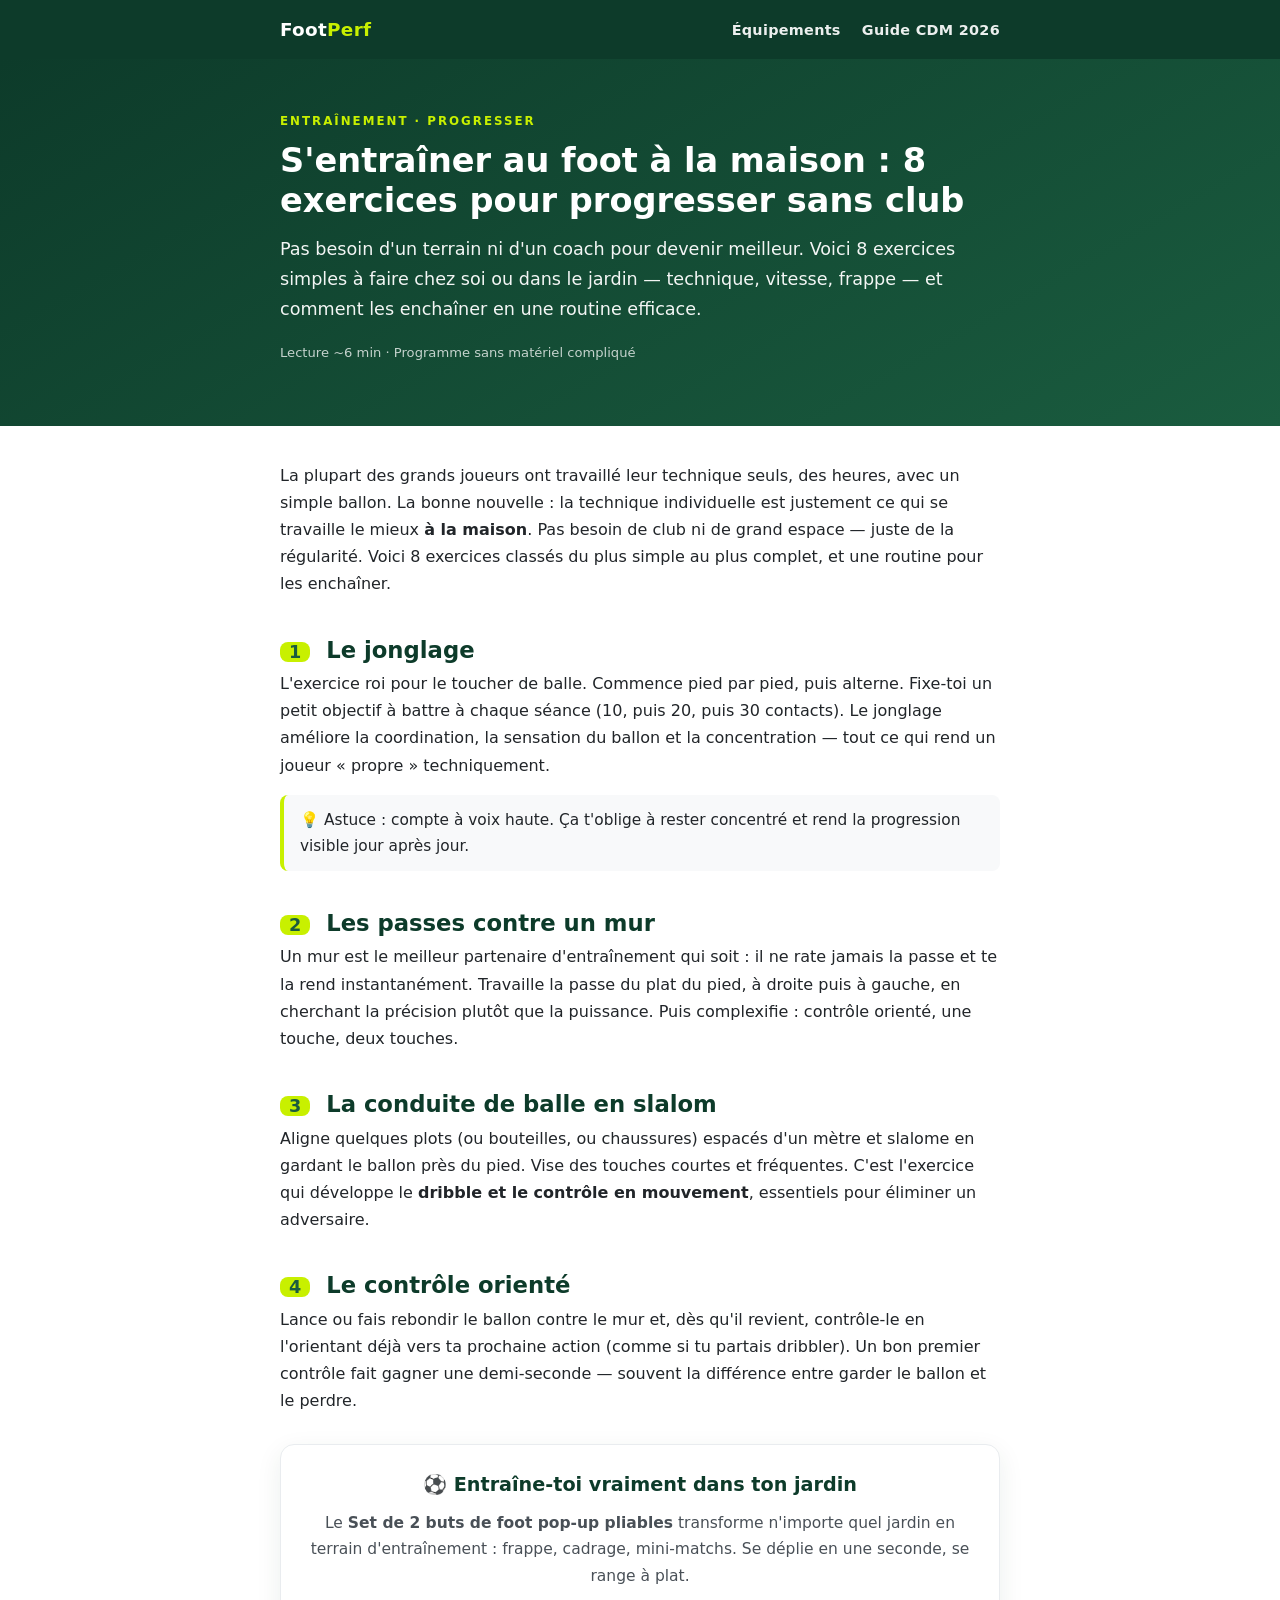
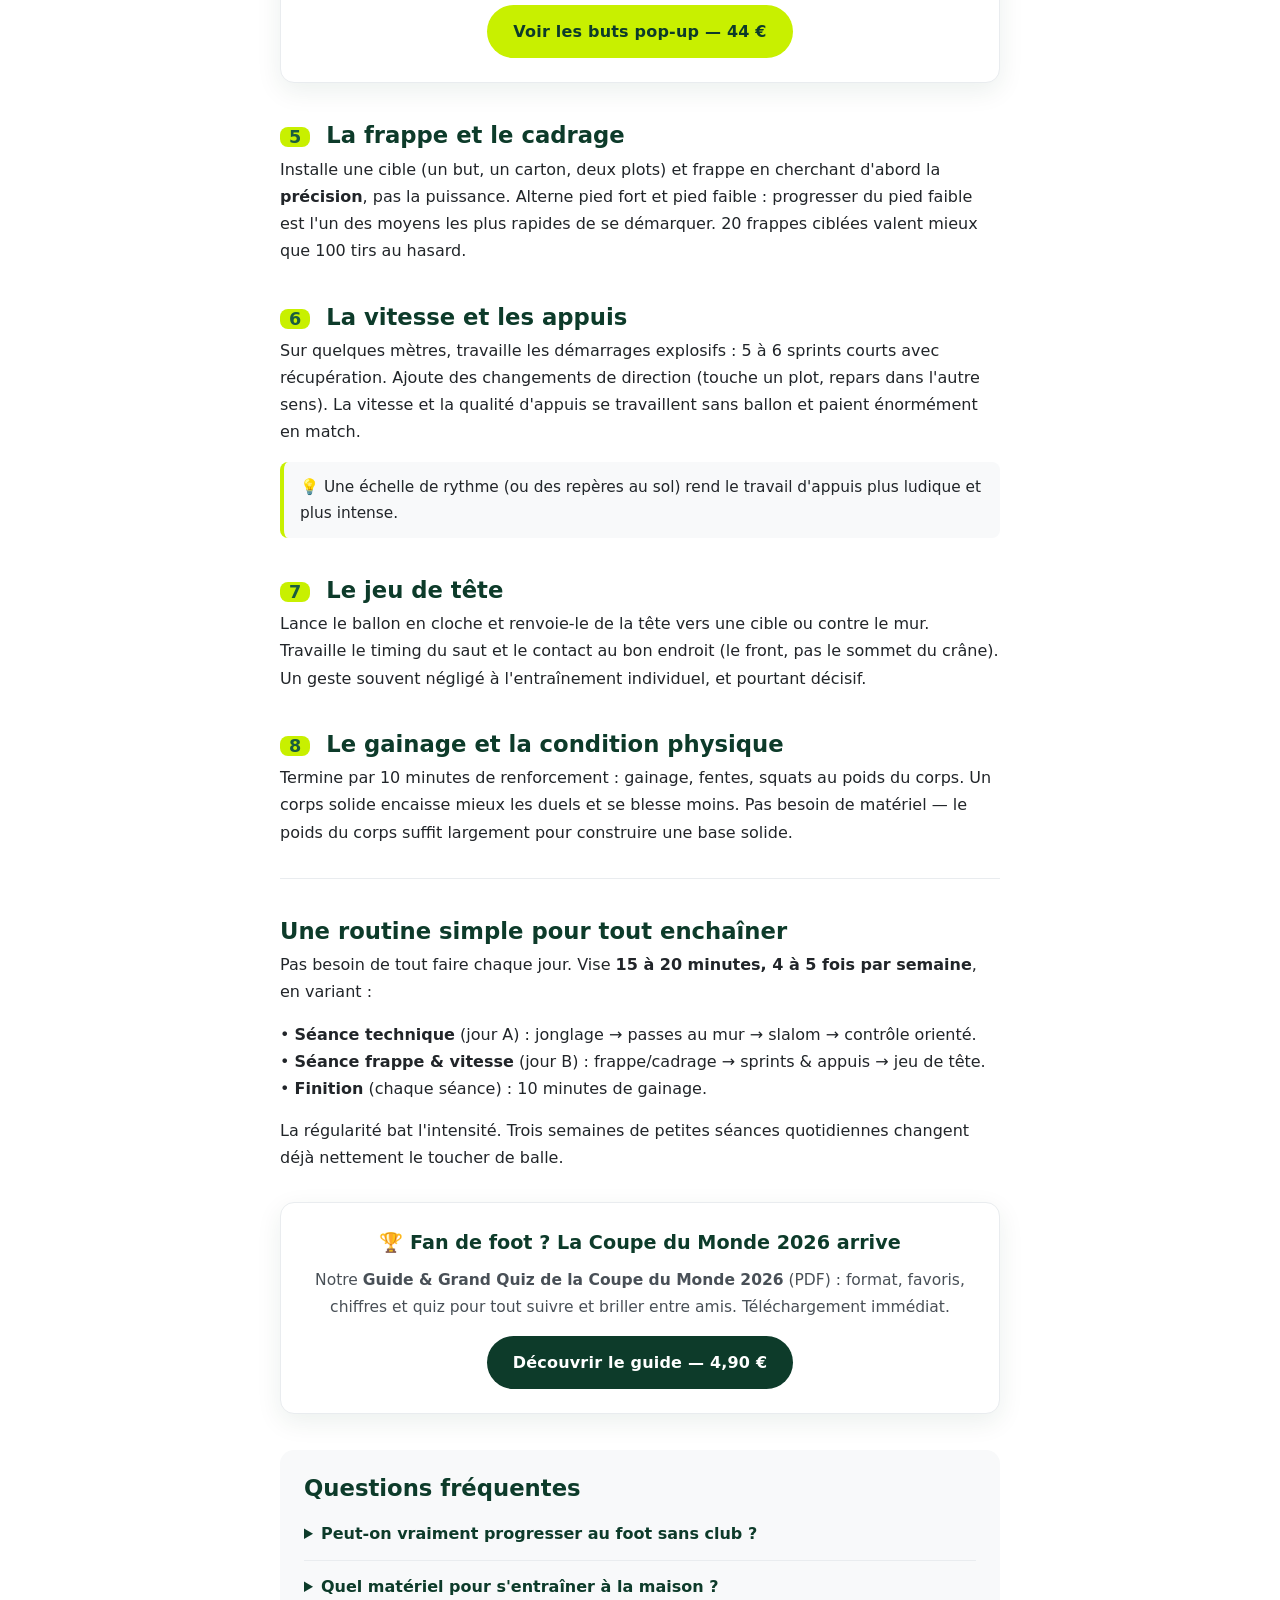
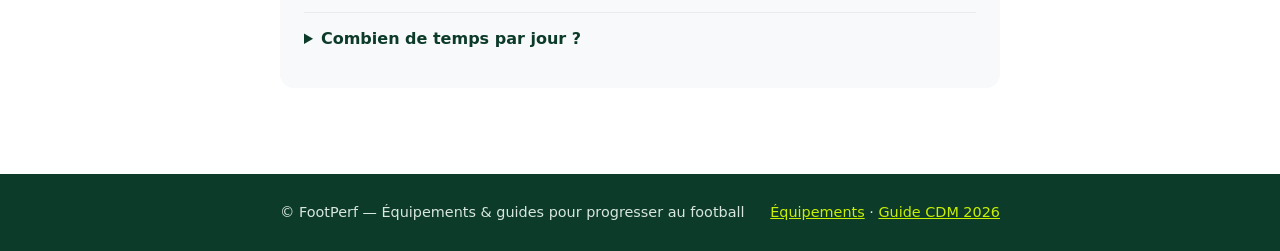
<file: s-entrainer-au-foot-a-la-maison.html>
<!DOCTYPE html>
<html lang="fr">
<head>
<meta charset="utf-8">
<meta name="viewport" content="width=device-width, initial-scale=1">
<title>S'entraîner au foot à la maison : 8 exercices pour progresser sans club | FootPerf</title>
<meta name="description" content="Dribble, passe, frappe, vitesse : 8 exercices de football à faire chez soi ou dans le jardin, sans club et sans matériel compliqué. Programme simple pour progresser vite.">
<link rel="canonical" href="https://footperf.fr/s-entrainer-au-foot-a-la-maison.html">
<meta property="og:type" content="article">
<meta property="og:title" content="S'entraîner au foot à la maison : 8 exercices pour progresser sans club">
<meta property="og:description" content="8 exercices de foot à faire chez soi ou dans le jardin, sans club. Programme simple pour progresser.">
<meta property="og:url" content="https://footperf.fr/s-entrainer-au-foot-a-la-maison.html">
<meta name="robots" content="index, follow">
<style>
:root{--green:#0d3b2a;--green-light:#1a5c3f;--lime:#c8f000;--ink:#212529;--ink-soft:#495057;--line:#e9ecef;--bg:#ffffff;--bg2:#f8f9fa;--card:#ffffff}
*{box-sizing:border-box}
body{margin:0;font-family:'Inter',system-ui,-apple-system,Segoe UI,Roboto,sans-serif;color:var(--ink);background:var(--bg);line-height:1.7}
a{color:var(--green-light)}
.wrap{max-width:760px;margin:0 auto;padding:0 20px}
header.site{background:var(--green);color:#fff;padding:14px 0}
header.site .wrap{display:flex;align-items:center;justify-content:space-between;gap:12px;flex-wrap:wrap}
header.site a{color:#fff;text-decoration:none;font-weight:800;letter-spacing:.3px}
header.site .brand{font-size:1.15rem}
header.site .brand span{color:var(--lime)}
header.site nav a{font-weight:600;font-size:.9rem;margin-left:16px;opacity:.92}
header.site nav a:hover{opacity:1;text-decoration:underline}
.hero{background:linear-gradient(150deg,#0d3b2a 0%,#1a5c3f 100%);color:#fff;padding:52px 0 46px;position:relative}
.eyebrow{text-transform:uppercase;letter-spacing:2px;font-size:.74rem;color:var(--lime);font-weight:800;margin:0 0 10px}
h1{font-size:2.1rem;line-height:1.18;margin:0 0 14px;font-weight:800}
.hero p.lede{font-size:1.1rem;opacity:.95;margin:0}
.meta{font-size:.82rem;opacity:.75;margin-top:18px}
article{padding:36px 0 10px}
article h2{font-size:1.42rem;color:var(--green);margin:38px 0 6px;line-height:1.25;font-weight:800}
article h2 .num{color:var(--green-light);background:var(--lime);border-radius:8px;padding:0 9px;margin-right:8px;font-size:1.1rem}
p{margin:0 0 15px}
.tip{background:var(--bg2);border-left:4px solid var(--lime);border-radius:8px;padding:12px 16px;margin:16px 0;font-size:.96rem}
.cta{display:block;background:var(--card);border:1px solid var(--line);border-radius:14px;padding:24px;margin:30px 0;text-align:center;box-shadow:0 8px 26px rgba(13,59,42,.08)}
.cta h3{margin:0 0 8px;color:var(--green);font-size:1.2rem;font-weight:800}
.cta p{margin:0 0 16px;color:var(--ink-soft);font-size:.97rem}
.btn{display:inline-block;background:var(--green);color:#fff;text-decoration:none;font-weight:800;padding:13px 26px;border-radius:999px;letter-spacing:.2px}
.btn:hover{background:var(--green-light)}
.btn.lime{background:var(--lime);color:var(--green)}
.faq{background:var(--bg2);border-radius:14px;padding:24px;margin:36px 0}
.faq h2{margin-top:0}
.faq details{border-bottom:1px solid var(--line);padding:12px 0}
.faq details:last-child{border-bottom:0}
.faq summary{cursor:pointer;font-weight:700;color:var(--green)}
.faq p{margin:10px 0 0}
footer.site{background:var(--green);color:#d7e6df;padding:26px 0;margin-top:40px;font-size:.9rem}
footer.site a{color:var(--lime)}
footer.site .wrap{display:flex;justify-content:space-between;gap:14px;flex-wrap:wrap}
hr.sep{border:0;border-top:1px solid var(--line);margin:32px 0}
@media (prefers-color-scheme:dark){
  :root{--bg:#12130f;--bg2:#1b1d16;--ink:#eef1e6;--ink-soft:#b8bfae;--card:#1b1d16;--line:#2a2d22}
  body{background:var(--bg);color:var(--ink)}
  article h2{color:#a8e05f}
  .cta h3,.faq summary{color:#a8e05f}
  a{color:#a8e05f}
}
</style>
<script type="application/ld+json">
{"@context":"https://schema.org","@type":"Article","headline":"S'entraîner au foot à la maison : 8 exercices pour progresser sans club","description":"8 exercices de football à faire chez soi ou dans le jardin, sans club et sans matériel compliqué.","inLanguage":"fr","author":{"@type":"Organization","name":"FootPerf"},"publisher":{"@type":"Organization","name":"FootPerf"},"mainEntityOfPage":{"@type":"WebPage","@id":"https://footperf.fr/s-entrainer-au-foot-a-la-maison.html"},"about":["football","entraînement","exercices foot","progresser"]}
</script>
<script type="application/ld+json">
{"@context":"https://schema.org","@type":"FAQPage","mainEntity":[
{"@type":"Question","name":"Peut-on progresser au foot sans club ?","acceptedAnswer":{"@type":"Answer","text":"Oui. La technique individuelle (contrôle, conduite de balle, frappe, jonglage) se travaille parfaitement seul, chez soi ou dans le jardin. La régularité — 15 à 20 minutes plusieurs fois par semaine — compte bien plus que la durée des séances."}},
{"@type":"Question","name":"Quel matériel pour s'entraîner au foot à la maison ?","acceptedAnswer":{"@type":"Answer","text":"Un ballon suffit pour démarrer. Pour aller plus loin : quelques plots (ou bouteilles) pour le slalom, un mur pour les passes, et un petit but pour travailler la frappe et le cadrage dans le jardin."}},
{"@type":"Question","name":"Combien de temps par jour pour progresser ?","acceptedAnswer":{"@type":"Answer","text":"15 à 20 minutes ciblées, 4 à 5 fois par semaine, donnent de meilleurs résultats qu'une longue séance hebdomadaire. La clé est la répétition régulière d'un même geste."}}
]}
</script>
<link rel="stylesheet" href="bos-wow.css?v=2">
</head>
<body>
<header class="site">
  <div class="wrap">
    <a class="brand" href="/">Foot<span>Perf</span></a>
    <nav>
      <a href="/#produits">Équipements</a>
      <a href="/coupe-du-monde-2026/">Guide CDM 2026</a>
    </nav>
  </div>
</header>

<section class="hero">
  <div class="wrap">
    <p class="eyebrow">Entraînement · Progresser</p>
    <h1>S'entraîner au foot à la maison : 8 exercices pour progresser sans club</h1>
    <p class="lede">Pas besoin d'un terrain ni d'un coach pour devenir meilleur. Voici 8 exercices simples à faire chez soi ou dans le jardin — technique, vitesse, frappe — et comment les enchaîner en une routine efficace.</p>
    <p class="meta">Lecture ~6 min · Programme sans matériel compliqué</p>
  </div>
</section>

<div class="wrap">
<article>

<p>La plupart des grands joueurs ont travaillé leur technique seuls, des heures, avec un simple ballon. La bonne nouvelle : la technique individuelle est justement ce qui se travaille le mieux <strong>à la maison</strong>. Pas besoin de club ni de grand espace — juste de la régularité. Voici 8 exercices classés du plus simple au plus complet, et une routine pour les enchaîner.</p>

<h2><span class="num">1</span> Le jonglage</h2>
<p>L'exercice roi pour le toucher de balle. Commence pied par pied, puis alterne. Fixe-toi un petit objectif à battre à chaque séance (10, puis 20, puis 30 contacts). Le jonglage améliore la coordination, la sensation du ballon et la concentration — tout ce qui rend un joueur « propre » techniquement.</p>
<div class="tip">💡 Astuce : compte à voix haute. Ça t'oblige à rester concentré et rend la progression visible jour après jour.</div>

<h2><span class="num">2</span> Les passes contre un mur</h2>
<p>Un mur est le meilleur partenaire d'entraînement qui soit : il ne rate jamais la passe et te la rend instantanément. Travaille la passe du plat du pied, à droite puis à gauche, en cherchant la précision plutôt que la puissance. Puis complexifie : contrôle orienté, une touche, deux touches.</p>

<h2><span class="num">3</span> La conduite de balle en slalom</h2>
<p>Aligne quelques plots (ou bouteilles, ou chaussures) espacés d'un mètre et slalome en gardant le ballon près du pied. Vise des touches courtes et fréquentes. C'est l'exercice qui développe le <strong>dribble et le contrôle en mouvement</strong>, essentiels pour éliminer un adversaire.</p>

<h2><span class="num">4</span> Le contrôle orienté</h2>
<p>Lance ou fais rebondir le ballon contre le mur et, dès qu'il revient, contrôle-le en l'orientant déjà vers ta prochaine action (comme si tu partais dribbler). Un bon premier contrôle fait gagner une demi-seconde — souvent la différence entre garder le ballon et le perdre.</p>

<div class="cta">
  <h3>⚽ Entraîne-toi vraiment dans ton jardin</h3>
  <p>Le <strong>Set de 2 buts de foot pop-up pliables</strong> transforme n'importe quel jardin en terrain d'entraînement : frappe, cadrage, mini-matchs. Se déplie en une seconde, se range à plat.</p>
  <a class="btn lime" href="/#produits">Voir les buts pop-up — 44 €</a>
</div>

<h2><span class="num">5</span> La frappe et le cadrage</h2>
<p>Installe une cible (un but, un carton, deux plots) et frappe en cherchant d'abord la <strong>précision</strong>, pas la puissance. Alterne pied fort et pied faible : progresser du pied faible est l'un des moyens les plus rapides de se démarquer. 20 frappes ciblées valent mieux que 100 tirs au hasard.</p>

<h2><span class="num">6</span> La vitesse et les appuis</h2>
<p>Sur quelques mètres, travaille les démarrages explosifs : 5 à 6 sprints courts avec récupération. Ajoute des changements de direction (touche un plot, repars dans l'autre sens). La vitesse et la qualité d'appuis se travaillent sans ballon et paient énormément en match.</p>
<div class="tip">💡 Une échelle de rythme (ou des repères au sol) rend le travail d'appuis plus ludique et plus intense.</div>

<h2><span class="num">7</span> Le jeu de tête</h2>
<p>Lance le ballon en cloche et renvoie-le de la tête vers une cible ou contre le mur. Travaille le timing du saut et le contact au bon endroit (le front, pas le sommet du crâne). Un geste souvent négligé à l'entraînement individuel, et pourtant décisif.</p>

<h2><span class="num">8</span> Le gainage et la condition physique</h2>
<p>Termine par 10 minutes de renforcement : gainage, fentes, squats au poids du corps. Un corps solide encaisse mieux les duels et se blesse moins. Pas besoin de matériel — le poids du corps suffit largement pour construire une base solide.</p>

<hr class="sep">

<h2>Une routine simple pour tout enchaîner</h2>
<p>Pas besoin de tout faire chaque jour. Vise <strong>15 à 20 minutes, 4 à 5 fois par semaine</strong>, en variant :</p>
<p>• <strong>Séance technique</strong> (jour A) : jonglage → passes au mur → slalom → contrôle orienté.<br>
• <strong>Séance frappe & vitesse</strong> (jour B) : frappe/cadrage → sprints & appuis → jeu de tête.<br>
• <strong>Finition</strong> (chaque séance) : 10 minutes de gainage.</p>
<p>La régularité bat l'intensité. Trois semaines de petites séances quotidiennes changent déjà nettement le toucher de balle.</p>

<div class="cta">
  <h3>🏆 Fan de foot ? La Coupe du Monde 2026 arrive</h3>
  <p>Notre <strong>Guide & Grand Quiz de la Coupe du Monde 2026</strong> (PDF) : format, favoris, chiffres et quiz pour tout suivre et briller entre amis. Téléchargement immédiat.</p>
  <a class="btn" href="/coupe-du-monde-2026/">Découvrir le guide — 4,90 €</a>
</div>

<div class="faq">
  <h2>Questions fréquentes</h2>
  <details>
    <summary>Peut-on vraiment progresser au foot sans club ?</summary>
    <p>Oui. La technique individuelle (contrôle, conduite, frappe, jonglage) se travaille parfaitement seul. La régularité — 15 à 20 minutes plusieurs fois par semaine — compte plus que la durée des séances.</p>
  </details>
  <details>
    <summary>Quel matériel pour s'entraîner à la maison ?</summary>
    <p>Un ballon suffit pour démarrer. Pour aller plus loin : quelques plots (ou bouteilles) pour le slalom, un mur pour les passes, et un petit but pour travailler la frappe dans le jardin.</p>
  </details>
  <details>
    <summary>Combien de temps par jour ?</summary>
    <p>15 à 20 minutes ciblées, 4 à 5 fois par semaine, donnent de meilleurs résultats qu'une longue séance hebdomadaire. La clé est la répétition régulière d'un même geste.</p>
  </details>
</div>

</article>
</div>

<footer class="site">
  <div class="wrap">
    <span>© FootPerf — Équipements & guides pour progresser au football</span>
    <span><a href="/#produits">Équipements</a> · <a href="/coupe-du-monde-2026/">Guide CDM 2026</a></span>
  </div>
</footer>
<script defer src="/bos-livraison.js?v=20260725"></script>
<script src="bos-wow.js?v=2" defer></script>
</body>
</html>
</file>
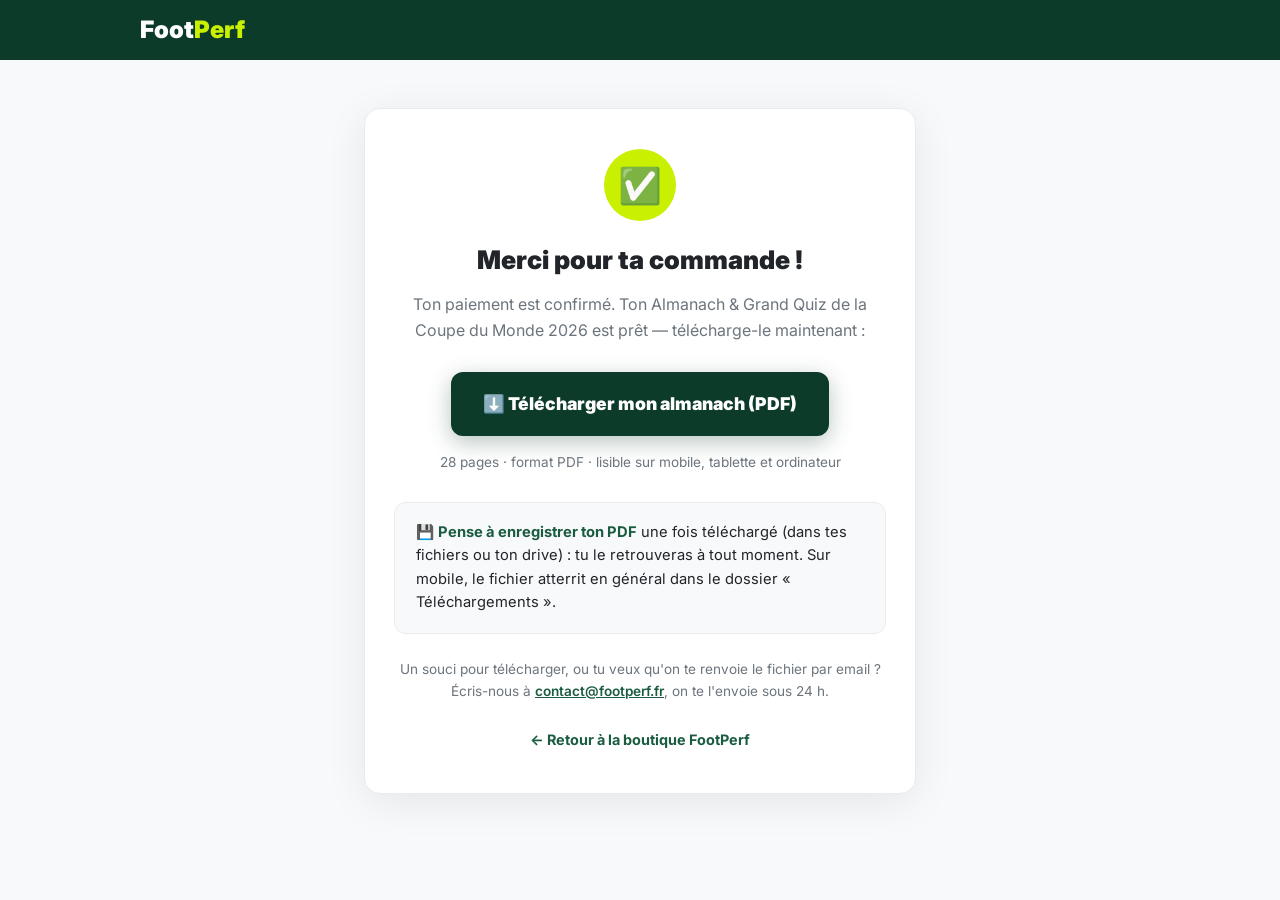
<file: almanach/merci.html>
<!DOCTYPE html>
<html lang="fr">
<head>
<meta charset="UTF-8">
<meta name="viewport" content="width=device-width, initial-scale=1.0">
<title>Merci ! Ton almanach est prêt · FootPerf</title>
<meta name="robots" content="noindex, nofollow">
<link rel="preconnect" href="https://fonts.googleapis.com">
<link rel="preconnect" href="https://fonts.gstatic.com" crossorigin>
<link href="https://fonts.googleapis.com/css2?family=Inter:wght@400;500;600;700;800;900&display=swap" rel="stylesheet">
<style>
*, *::before, *::after { box-sizing: border-box; margin: 0; padding: 0; }
:root { --green:#0d3b2a; --green-light:#1a5c3f; --lime:#c8f000; --white:#fff; --gray-50:#f8f9fa; --gray-200:#e9ecef; --gray-600:#6c757d; --gray-900:#212529; }
body { font-family:'Inter',sans-serif; color:var(--gray-900); background:var(--gray-50); line-height:1.6; }
nav { background:var(--green); color:#fff; padding:0 1.5rem; }
.nav-inner { max-width:1000px; margin:0 auto; height:60px; display:flex; align-items:center; }
.logo { font-size:1.5rem; font-weight:900; color:#fff; text-decoration:none; }
.logo span { color:var(--lime); }
.wrap { max-width:600px; margin:0 auto; padding:3rem 1.5rem 4rem; }
.card { background:#fff; border:1px solid var(--gray-200); border-radius:16px; padding:2.5rem 1.8rem; text-align:center; box-shadow:0 8px 40px rgba(0,0,0,0.08); }
.check { width:72px; height:72px; background:var(--lime); border-radius:50%; display:flex; align-items:center; justify-content:center; font-size:2.2rem; margin:0 auto 1.2rem; }
h1 { font-size:1.6rem; font-weight:900; margin-bottom:0.7rem; }
.sub { color:var(--gray-600); margin-bottom:1.8rem; }
.btn-dl { display:inline-flex; align-items:center; justify-content:center; gap:0.55rem; background:var(--green); color:#fff; padding:1.1rem 2rem; border-radius:12px; font-weight:900; font-size:1.1rem; text-decoration:none; transition:transform .15s, box-shadow .15s; box-shadow:0 6px 22px rgba(13,59,42,0.3); }
.btn-dl:hover { transform:translateY(-2px); box-shadow:0 10px 30px rgba(13,59,42,0.42); }
.dl-note { font-size:0.85rem; color:var(--gray-600); margin-top:1rem; }
.mail-box { background:var(--gray-50); border:1px solid var(--gray-200); border-radius:12px; padding:1.1rem 1.3rem; margin-top:1.8rem; text-align:left; font-size:0.92rem; color:var(--gray-900); }
.mail-box strong { color:var(--green-light); }
.help { font-size:0.85rem; color:var(--gray-600); margin-top:1.6rem; }
.help a { color:var(--green-light); font-weight:600; }
.back { display:inline-block; margin-top:1.6rem; color:var(--green-light); font-weight:700; text-decoration:none; font-size:0.9rem; }
</style>
</head>
<body>
<nav><div class="nav-inner"><a href="/" class="logo">Foot<span>Perf</span></a></div></nav>
<div class="wrap">
  <div class="card">
    <div class="check">✅</div>
    <h1>Merci pour ta commande !</h1>
    <p class="sub">Ton paiement est confirmé. Ton Almanach &amp; Grand Quiz de la Coupe du Monde 2026 est prêt — télécharge-le maintenant :</p>

    <a class="btn-dl" href="dl/almanach-cdm2026-2v9x7k3q.pdf" download="Almanach-Grand-Quiz-CoupeDuMonde-2026.pdf">
      ⬇️ Télécharger mon almanach (PDF)
    </a>
    <p class="dl-note">28 pages · format PDF · lisible sur mobile, tablette et ordinateur</p>

    <div class="mail-box">
      💾 <strong>Pense à enregistrer ton PDF</strong> une fois téléchargé (dans tes fichiers ou ton drive) : tu le retrouveras à tout moment. Sur mobile, le fichier atterrit en général dans le dossier « Téléchargements ».
    </div>

    <p class="help">Un souci pour télécharger, ou tu veux qu'on te renvoie le fichier par email ? Écris-nous à <a href="mailto:contact@footperf.fr">contact@footperf.fr</a>, on te l'envoie sous 24 h.</p>
    <a class="back" href="/">← Retour à la boutique FootPerf</a>
  </div>
</div>
<!-- umami-start --><script defer src="https://cloud.umami.is/script.js" data-website-id="d0fa94fe-a108-4590-a465-8f0017569370"></script><!-- umami-end -->
<script>
  // Umami: marquer la conversion "almanach" (paiement PayPal validé -> page merci)
  try { if (window.umami) setTimeout(function(){ umami.track('almanach_purchase_confirmed', { produit:'almanach-cdm2026', prix:7.90 }); }, 800); } catch(e){}
</script>
</body>
</html>
</file>
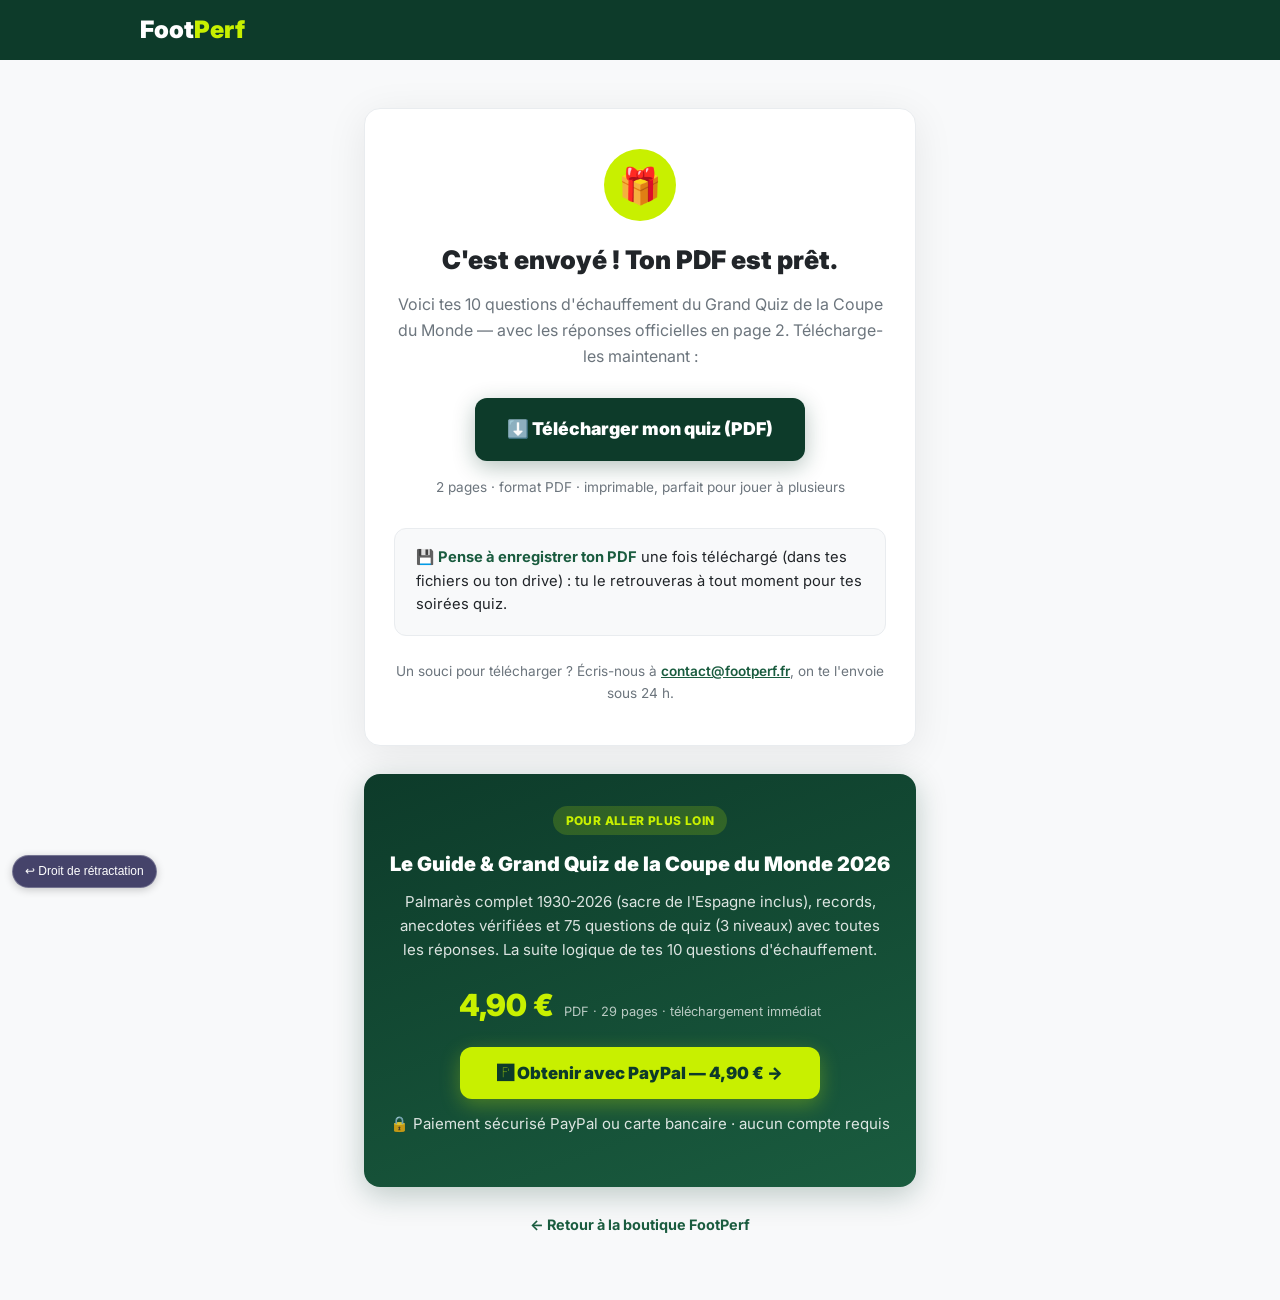
<file: coupe-du-monde-2026/merci-guide-gratuit.html>
<!DOCTYPE html>
<html lang="fr">
<head>
<meta charset="UTF-8">
<meta name="viewport" content="width=device-width, initial-scale=1.0">
<title>Ton PDF gratuit est prêt ! · FootPerf</title>
  <link rel="icon" href="data:image/svg+xml,<svg xmlns=%22http://www.w3.org/2000/svg%22 viewBox=%220 0 100 100%22><text y=%22.9em%22 font-size=%2290%22>⚽</text></svg>">
<meta name="robots" content="noindex, nofollow">
<link rel="preconnect" href="https://fonts.googleapis.com">
<link rel="preconnect" href="https://fonts.gstatic.com" crossorigin>
<link href="https://fonts.googleapis.com/css2?family=Inter:wght@400;500;600;700;800;900&display=swap" rel="stylesheet">
<style>
*, *::before, *::after { box-sizing: border-box; margin: 0; padding: 0; }
:root { --green:#0d3b2a; --green-light:#1a5c3f; --lime:#c8f000; --white:#fff; --gray-50:#f8f9fa; --gray-200:#e9ecef; --gray-600:#6c757d; --gray-900:#212529; }
body { font-family:'Inter',sans-serif; color:var(--gray-900); background:var(--gray-50); line-height:1.6; }
nav { background:var(--green); color:#fff; padding:0 1.5rem; }
.nav-inner { max-width:1000px; margin:0 auto; height:60px; display:flex; align-items:center; }
.logo { font-size:1.5rem; font-weight:900; color:#fff; text-decoration:none; }
.logo span { color:var(--lime); }
.wrap { max-width:600px; margin:0 auto; padding:3rem 1.5rem 4rem; }
.card { background:#fff; border:1px solid var(--gray-200); border-radius:16px; padding:2.5rem 1.8rem; text-align:center; box-shadow:0 8px 40px rgba(0,0,0,0.08); }
.check { width:72px; height:72px; background:var(--lime); border-radius:50%; display:flex; align-items:center; justify-content:center; font-size:2.2rem; margin:0 auto 1.2rem; }
h1 { font-size:1.6rem; font-weight:900; margin-bottom:0.7rem; }
.sub { color:var(--gray-600); margin-bottom:1.8rem; }
.btn-dl { display:inline-flex; align-items:center; justify-content:center; gap:0.55rem; background:var(--green); color:#fff; padding:1.1rem 2rem; border-radius:12px; font-weight:900; font-size:1.1rem; text-decoration:none; transition:transform .15s, box-shadow .15s; box-shadow:0 6px 22px rgba(13,59,42,0.3); }
.btn-dl:hover { transform:translateY(-2px); box-shadow:0 10px 30px rgba(13,59,42,0.42); }
.dl-note { font-size:0.85rem; color:var(--gray-600); margin-top:1rem; }
.mail-box { background:var(--gray-50); border:1px solid var(--gray-200); border-radius:12px; padding:1.1rem 1.3rem; margin-top:1.8rem; text-align:left; font-size:0.92rem; color:var(--gray-900); }
.mail-box strong { color:var(--green-light); }
.help { font-size:0.85rem; color:var(--gray-600); margin-top:1.6rem; }
.help a { color:var(--green-light); font-weight:600; }
.back { display:inline-block; margin-top:1.6rem; color:var(--green-light); font-weight:700; text-decoration:none; font-size:0.9rem; }

/* BLOC OFFRE — anti cul-de-sac : le lecteur reste sur un chemin d'achat (règle conversion-funnel-universal-leak) */
.offer-card { background:linear-gradient(160deg, var(--green) 0%, var(--green-light) 100%); color:#fff; border-radius:16px; padding:2rem 1.6rem; margin-top:1.8rem; text-align:center; box-shadow:0 8px 30px rgba(13,59,42,0.25); }
.offer-badge { display:inline-block; background:rgba(200,240,0,0.18); color:var(--lime); font-weight:800; font-size:0.75rem; letter-spacing:0.4px; text-transform:uppercase; padding:0.3rem 0.8rem; border-radius:100px; margin-bottom:0.8rem; }
.offer-card h2 { font-size:1.25rem; font-weight:900; margin-bottom:0.6rem; }
.offer-card p { color:rgba(255,255,255,0.85); font-size:0.94rem; margin-bottom:1.2rem; }
.offer-price-row { display:flex; align-items:baseline; justify-content:center; gap:0.6rem; margin-bottom:1.1rem; }
.offer-price { font-size:1.9rem; font-weight:900; color:var(--lime); }
.offer-price-note { font-size:0.8rem; color:rgba(255,255,255,0.7); }
.btn-offer { display:inline-flex; align-items:center; justify-content:center; gap:0.5rem; width:100%; max-width:360px; background:var(--lime); color:var(--green); padding:1rem 1.6rem; border:none; border-radius:12px; font-weight:900; font-size:1.05rem; font-family:inherit; cursor:pointer; box-shadow:0 6px 20px rgba(200,240,0,0.3); }
.btn-offer:hover { transform:translateY(-2px); }
.offer-reassure { margin-top:0.8rem; font-size:0.8rem; color:rgba(255,255,255,0.7); }
</style>
<script src="/bos-promo.js?v=7h"></script>
<link rel="stylesheet" href="../bos-wow.css?v=2">
</head>
<body>
<div data-bos-product-id="guide-cdm2026" style="display:none"></div>
<nav><div class="nav-inner"><a href="/" class="logo">Foot<span>Perf</span></a></div></nav>
<div class="wrap">
  <div class="card">
    <div class="check">🎁</div>
    <h1>C'est envoyé ! Ton PDF est prêt.</h1>
    <p class="sub">Voici tes 10 questions d'échauffement du Grand Quiz de la Coupe du Monde — avec les réponses officielles en page 2. Télécharge-les maintenant :</p>

    <a class="btn-dl" href="dl/quiz-echauffement-cdm2026.pdf" download="Quiz-Echauffement-CoupeDuMonde.pdf">
      ⬇️ Télécharger mon quiz (PDF)
    </a>
    <p class="dl-note">2 pages · format PDF · imprimable, parfait pour jouer à plusieurs</p>

    <div class="mail-box">
      💾 <strong>Pense à enregistrer ton PDF</strong> une fois téléchargé (dans tes fichiers ou ton drive) : tu le retrouveras à tout moment pour tes soirées quiz.
    </div>

    <p class="help">Un souci pour télécharger ? Écris-nous à <a href="mailto:contact@footperf.fr">contact@footperf.fr</a>, on te l'envoie sous 24 h.</p>
  </div>

  <!-- BLOC OFFRE — cross-sell vers le produit payant -->
  <div class="offer-card">
    <span class="offer-badge">Pour aller plus loin</span>
    <h2>Le Guide &amp; Grand Quiz de la Coupe du Monde 2026</h2>
    <p>Palmarès complet 1930-2026 (sacre de l'Espagne inclus), records, anecdotes vérifiées et 75 questions de quiz (3 niveaux) avec toutes les réponses. La suite logique de tes 10 questions d'échauffement.</p>
    <div class="offer-price-row">
      <span class="offer-price">4,90&nbsp;€</span>
      <span class="offer-price-note">PDF · 29 pages · téléchargement immédiat</span>
    </div>
    <button class="btn-offer" type="button" onclick="bosBuyNow('Guide &amp; Grand Quiz Coupe du Monde 2026 (PDF)', 4.90, 'guide-cdm2026')">
      🅿 Obtenir avec PayPal — 4,90 € →
    </button>
    <p class="offer-reassure">🔒 Paiement sécurisé PayPal ou carte bancaire · aucun compte requis</p>
  </div>

  <a class="back" href="/" style="display:block;text-align:center">← Retour à la boutique FootPerf</a>
</div>

<!-- umami-start --><script defer src="https://cloud.umami.is/script.js" data-website-id="d0fa94fe-a108-4590-a465-8f0017569370"></script><!-- umami-end -->
<script src="../bos-paypal.js?v=20261018b"></script>
<script>
  // Umami : marquer la conversion du lead magnet gratuit (arrivée réelle sur cette page = email capté + PDF livré)
  try {
    if (window.umami && typeof umami.track === 'function') {
      umami.track('lead_quiz_delivered', { produit: 'quiz-echauffement-cdm2026' });
    }
  } catch(e){}
</script>

<script src="/bos-retractation.js?v=2"></script>
<script src="../bos-wow.js?v=2" defer></script>
</body>
</html>
</file>
<file: bos-modern.css>
/* ============================================================
   BOS MODERN LAYER — FootPerf — 16/07/2026
   Couche ADDITIVE de modernisation (hero vivant, boutons premium,
   cartes produit profondes, reveal au scroll). Ne remplace aucune
   regle de base : uniquement des enrichissements visuels.
   Adaptee des tokens FootPerf (--green #0d3b2a, --lime #c8f000).
   Portee depuis curiosa/bos-modern.css (commit e220d76).
   FootPerf n'a pas de styles.css externe (tout est inline dans
   <style> par page) : ce fichier est charge en <link> classique
   apres le bloc <style> de chaque page.
   Respecte prefers-reduced-motion.
   ============================================================ */

/* ---------- 1. HERO VIVANT ---------- */
/* Le hero FootPerf est texte seul (pas de visuel produit dans le hero) :
   .hero::before affiche deja une photo de terrain a 15% d'opacite.
   On ajoute une seconde couche (etoiles + halo) via ::after,
   avec un empilement explicite pour ne jamais couvrir le contenu. */
.hero { position: relative; }
.hero::after {
  content: '';
  position: absolute; inset: 0; z-index: 0; pointer-events: none;
  background-image:
    radial-gradient(1.5px 1.5px at 12% 22%, rgba(200,240,0,.55), transparent),
    radial-gradient(1.2px 1.2px at 28% 68%, rgba(255,255,255,.4),  transparent),
    radial-gradient(1.7px 1.7px at 62% 30%, rgba(200,240,0,.5),  transparent),
    radial-gradient(1.1px 1.1px at 82% 58%, rgba(255,255,255,.35), transparent),
    radial-gradient(1.3px 1.3px at 46% 82%, rgba(200,240,0,.45),  transparent),
    radial-gradient(1.2px 1.2px at 90% 16%, rgba(255,255,255,.4), transparent),
    radial-gradient(1.0px 1.0px at 8%  54%, rgba(200,240,0,.4),  transparent);
  animation: bosTwinkle 5s ease-in-out infinite alternate;
}
@keyframes bosTwinkle { from { opacity: .25; } to { opacity: .85; } }
.hero-inner { position: relative; z-index: 2; }

/* Halo lumineux anime derriere la couverture du guide (coupe-du-monde-2026, hero-cover) */
.hero-cover { position: relative; }
.hero-cover::before {
  content: '';
  position: absolute; inset: -12%;
  background: radial-gradient(circle at 50% 45%,
     rgba(200,240,0,.32) 0%,
     rgba(200,240,0,.16) 34%,
     transparent 68%);
  filter: blur(8px);
  z-index: 0;
  animation: bosGlow 6s ease-in-out infinite;
  pointer-events: none;
}
.hero-cover .cover-frame { position: relative; z-index: 1; animation: bosFloat 7s ease-in-out infinite; will-change: transform; }

@keyframes bosGlow {
  0%,100% { opacity: .7;  transform: scale(1); }
  50%     { opacity: 1;   transform: scale(1.07); }
}
@keyframes bosFloat {
  0%,100% { transform: translateY(0)     rotate(-.6deg); }
  50%     { transform: translateY(-14px) rotate(.6deg); }
}

/* Titre : reflet lime anime sur le mot cle en italique */
.hero h1 em {
  background: linear-gradient(100deg, #E4FF66 0%, #F7FFD1 28%, #8FB800 52%, #F7FFD1 78%, #E4FF66 100%);
  background-size: 220% auto;
  -webkit-background-clip: text; background-clip: text;
  -webkit-text-fill-color: transparent; color: transparent;
  animation: bosShine 6.5s linear infinite;
}
@keyframes bosShine { to { background-position: 220% center; } }

/* ---------- 2. BOUTONS PREMIUM ---------- */
.btn-primary, .btn-buy {
  position: relative; overflow: hidden;
  transition: transform .2s, box-shadow .2s, background .2s, border-color .2s;
}
.btn-primary::after, .btn-buy::after {
  content: ''; position: absolute; top: 0; left: -120%;
  width: 60%; height: 100%;
  background: linear-gradient(120deg, transparent, rgba(255,255,255,.6), transparent);
  transform: skewX(-18deg);
  transition: left .6s ease;
  pointer-events: none;
}
.btn-primary:hover::after, .btn-buy:hover::after { left: 135%; }

/* CTA carte produit ("Ajouter") */
.add-to-cart {
  position: relative; overflow: hidden;
  transition: background .2s, transform .2s, box-shadow .2s;
}
.add-to-cart:hover { box-shadow: 0 8px 20px rgba(13,59,42,.28); }

/* ---------- 3. CARTES PRODUIT PREMIUM ---------- */
.product-card { transition: transform .32s cubic-bezier(.2,.7,.2,1), box-shadow .32s; }
.product-card:hover {
  transform: translateY(-8px);
  box-shadow: 0 24px 50px rgba(13,59,42,.20), 0 4px 14px rgba(200,240,0,.18);
}
/* .product-img est un <img> direct (pas de wrapper div) : pas de ::after possible,
   on utilise un filtre au survol de la carte pour l'effet de profondeur. */
.product-card:hover .product-img { filter: brightness(.95) saturate(1.08); transition: filter .3s; }

/* ---------- 4. REVEAL AU SCROLL ---------- */
[data-reveal] {
  opacity: 0; transform: translateY(26px);
  transition: opacity .7s ease, transform .7s cubic-bezier(.2,.7,.2,1);
}
[data-reveal].is-in { opacity: 1; transform: none; }
[data-reveal-delay="1"] { transition-delay: .08s; }
[data-reveal-delay="2"] { transition-delay: .16s; }
[data-reveal-delay="3"] { transition-delay: .24s; }

/* ---------- 5bis. BARRE D'ACHAT STICKY MOBILE ----------
   FootPerf est une boutique catalogue mono-page (plusieurs produits sur
   index.html, pas de fiche produit dediee) : il n'existe pas de bouton
   [data-add-cart] ni #add-to-cart-btn unique representant "le" produit
   de la page. bos-reveal.js cherche ces selecteurs standards ; s'il n'en
   trouve aucun (cas de FootPerf), la barre sticky ne se construit tout
   simplement pas — comportement volontaire, pas un bug. */
.bos-sticky-atc {
  position: fixed; left: 0; right: 0; bottom: 0; z-index: 900;
  display: flex; align-items: center; gap: .8rem;
  padding: .6rem .9rem calc(.6rem + env(safe-area-inset-bottom, 0px));
  background: rgba(13,59,42,.96);
  border-top: 1px solid rgba(200,240,0,.25);
  backdrop-filter: blur(8px);
  transform: translateY(110%);
  transition: transform .3s ease;
}
.bos-sticky-atc.is-visible { transform: translateY(0); }
.bos-sticky-atc__meta { min-width: 0; }
.bos-sticky-atc__price { color: var(--lime); font-weight: 800; font-size: 1.12rem; line-height: 1.1; white-space: nowrap; }
.bos-sticky-atc__name {
  color: rgba(255,255,255,.75); font-size: .72rem; line-height: 1.25;
  overflow: hidden; text-overflow: ellipsis; white-space: nowrap; max-width: 38vw;
}
.bos-sticky-atc__btn {
  flex: 1; border: none; cursor: pointer;
  background: var(--lime); color: var(--green);
  font-weight: 700; font-size: .95rem; font-family: inherit;
  padding: .8rem 1rem; border-radius: 10px;
  box-shadow: 0 6px 18px rgba(200,240,0,.3);
  white-space: nowrap;
}
.bos-sticky-atc__btn:active { transform: scale(.98); }
body.bos-atc-open { padding-bottom: 76px; }
@media (min-width: 768px) {
  .bos-sticky-atc { display: none; }
  body.bos-atc-open { padding-bottom: 0; }
}

/* ---------- 5ter. HEADER AUTO-MASQUANT AU SCROLL (16/07, demande Fred) ----------
   FootPerf n'a pas de classe .header : la barre sticky est le <nav> nu
   (position:sticky inline sur index.html/merci/politique/coupe-du-monde-2026).
   Le menu disparait en descendant (plus de place pour le contenu) et
   reapparait des qu'on remonte — ordi ET mobile. */
.header, nav {
  transition: transform .28s ease;
}
.header.bos-nav-hidden, nav.bos-nav-hidden {
  transform: translateY(-110%);
}

/* ---------- 5. ACCESSIBILITE : respect du mouvement reduit ---------- */
@media (prefers-reduced-motion: reduce) {
  .hero-cover .cover-frame,
  .hero-cover::before,
  .hero::after,
  .hero h1 em,
  .btn-primary::after, .btn-buy::after { animation: none !important; }
  [data-reveal] { opacity: 1 !important; transform: none !important; transition: none !important; }
}

/* Typo descriptions — 17/07 */
/* Ame "terrain / energie" pour les descriptions produit : Titillium Web
   (police sport/technique), fond vert tres pale, liseret --lime a gauche.
   Selecteurs combines (#productsGrid + .product-card) pour une specificite
   strictement superieure a la regle .product-desc du <style> inline
   d'index.html (specificite 0,1,0), qui charge AVANT ce fichier. */
#productsGrid .product-desc,
.product-card .product-desc {
  font-family: 'Titillium Web', 'Inter', sans-serif;
  font-weight: 400;
  font-size: 0.97rem;
  line-height: 1.68;
  color: var(--green-light);
  background: #F0F7F2;
  border-left: 3px solid var(--lime);
  border-radius: 7px;
  padding: 0.6rem 0.9rem;
  margin-bottom: 0.9rem;
}
</file>
<file: bos-wow.css>
/* ============================================================
   bos-wow.css — Couche WOW additive BOS (v2, amplifiée 04/08/2026)
   HERO ENTRY en cascade à l'ouverture (desktop + mobile), hovers
   cartes marqués, shine + halo boutons, reveal générique renforcé,
   stagger des grilles, scroll doux.
   100 % additive : aucune couleur de marque modifiée, aucun layout
   change, aucun impact panier/checkout. Respecte
   prefers-reduced-motion. Aucun contenu jamais masqué > ~1,3 s.
   Ne JAMAIS supprimer de règle existante.
   ============================================================ */

html { scroll-behavior: smooth; }
[id] { scroll-margin-top: 92px; }
::selection { background: #6366f1; color: #fff; }

/* --- Cartes : élévation au survol (amplifiée) --- */
.product-card, .feature-card, .why-card, .promise-card, .hub-card,
.card-level, .review-card, .stat-card, .product-info, .faq-item {
  transition: transform .38s cubic-bezier(.22,.8,.26,1),
              box-shadow .38s cubic-bezier(.22,.8,.26,1),
              border-color .38s ease;
}
@media (hover:hover) and (prefers-reduced-motion: no-preference) {
  .product-card:hover, .feature-card:hover, .why-card:hover,
  .promise-card:hover, .hub-card:hover, .card-level:hover,
  .review-card:hover, .stat-card:hover {
    transform: translateY(-8px);
    box-shadow: 0 32px 60px -18px rgba(15,23,42,.38);
    border-color: rgba(99,102,241,.35);
  }
  .faq-item:hover { border-color: rgba(99,102,241,.55); }
  /* Zoom doux de l'image produit dans sa carte (amplifié) */
  .product-card__img { overflow: hidden; }
  .product-card__img img { transition: transform .7s cubic-bezier(.22,.8,.26,1); }
  .product-card:hover .product-card__img img { transform: scale(1.10); }
}

/* --- Boutons : reflet lumineux + halo au survol --- */
.btn-card, .btn--primary, .btn-primary, .cta-main, .hero-cta {
  position: relative;
  overflow: hidden;
  transition: box-shadow .3s ease, transform .3s ease, filter .3s ease;
}
.btn-card::after, .btn--primary::after, .btn-primary::after,
.cta-main::after, .hero-cta::after {
  content: "";
  position: absolute;
  inset: 0;
  background: linear-gradient(105deg, transparent 40%, rgba(255,255,255,.45) 50%, transparent 60%);
  transform: translateX(-130%);
  transition: transform .75s ease;
  pointer-events: none;
}
@media (hover:hover) and (prefers-reduced-motion: no-preference) {
  .btn-card:hover::after, .btn--primary:hover::after, .btn-primary:hover::after,
  .cta-main:hover::after, .hero-cta:hover::after { transform: translateX(130%); }
  .btn-card:hover, .btn--primary:hover, .btn-primary:hover,
  .cta-main:hover, .hero-cta:hover {
    box-shadow: 0 14px 30px -8px rgba(99,102,241,.5);
    transform: translateY(-1px);
    filter: brightness(1.04);
  }
}

/* --- HERO ENTRY : la page s'ouvre avec une cascade (desktop + mobile) ---
   Cible les enfants du hero SANS data-reveal (aucun conflit bos-reveal).
   animation-fill-mode both + durée courte = jamais de contenu masqué. */
@media (prefers-reduced-motion: no-preference) {
  .hero-content > *:not([data-reveal]),
  .hero-visual:not([data-reveal]) {
    animation: bosHeroUp .7s cubic-bezier(.22,.8,.26,1) both;
  }
  .hero-content > *:not([data-reveal]):nth-child(1) { animation-delay: .08s; }
  .hero-content > *:not([data-reveal]):nth-child(2) { animation-delay: .20s; }
  .hero-content > *:not([data-reveal]):nth-child(3) { animation-delay: .32s; }
  .hero-content > *:not([data-reveal]):nth-child(4) { animation-delay: .44s; }
  .hero-content > *:not([data-reveal]):nth-child(5) { animation-delay: .56s; }
  .hero-visual:not([data-reveal]) { animation-delay: .28s; }
}
@keyframes bosHeroUp {
  from { opacity: 0; transform: translateY(26px); }
  to   { opacity: 1; transform: none; }
}

/* --- Reveal générique (sites sans bos-reveal.js) : renforcé --- */
.wow-in {
  opacity: 0;
  transform: translateY(22px);
  transition: opacity .6s ease, transform .6s cubic-bezier(.22,.8,.26,1);
}
.wow-in.is-wow { opacity: 1; transform: none; }

/* --- Stagger des grilles (sites sans bos-reveal.js) --- */
.product-grid .wow-in:nth-child(2), .bundle-cards .wow-in:nth-child(2) { transition-delay: .07s; }
.product-grid .wow-in:nth-child(3), .bundle-cards .wow-in:nth-child(3) { transition-delay: .14s; }
.product-grid .wow-in:nth-child(4), .bundle-cards .wow-in:nth-child(4) { transition-delay: .21s; }
.product-grid .wow-in:nth-child(5), .bundle-cards .wow-in:nth-child(5) { transition-delay: .28s; }
.product-grid .wow-in:nth-child(6), .bundle-cards .wow-in:nth-child(6) { transition-delay: .35s; }

/* --- Focus clavier premium (accessibilité) --- */
a:focus-visible, button:focus-visible {
  outline: 3px solid rgba(99,102,241,.55);
  outline-offset: 2px;
  border-radius: 6px;
}

@media (prefers-reduced-motion: reduce) {
  html { scroll-behavior: auto; }
  .wow-in { opacity: 1; transform: none; transition: none; }
  .hero-content > *, .hero-visual { animation: none !important; }
  .product-card, .feature-card, .why-card, .promise-card, .hub-card,
  .card-level, .review-card, .stat-card, .product-info, .faq-item,
  .product-card__img img, .btn-card, .btn--primary, .btn-primary,
  .cta-main, .hero-cta { transition: none; }
  .btn-card::after, .btn--primary::after, .btn-primary::after,
  .cta-main::after, .hero-cta::after { display: none; }
}
</file>
<file: legende-foot/styles.css>
/* ===========================================================
   Quelle Légende du Foot es-tu ? — FootStats
   Thème « stade » : vert pelouse, lignes blanches, accent or.
   Mobile-first, sobre et lisible.
   =========================================================== */
:root{
  --pitch-1:#0a2a18;        /* vert profond */
  --pitch-2:#0d3a22;        /* vert pelouse */
  --pitch-3:#10472a;
  --card:#0f3320;
  --card-soft:#16432c;
  --line:rgba(255,255,255,.14);
  --ink:#f3f7f4;
  --ink-soft:#bcd2c4;
  --gold:#f5c542;
  --gold-deep:#e0a90c;
  --grass:#27c46a;
  --yt:#ff3d3d;
  --shadow:0 18px 50px rgba(0,0,0,.45);
  --radius:20px;
}

*{box-sizing:border-box;margin:0;padding:0}
html{ -webkit-text-size-adjust:100%; }
body{
  font-family:'Inter',system-ui,-apple-system,Segoe UI,Roboto,sans-serif;
  color:var(--ink);
  background:var(--pitch-1);
  line-height:1.6;
  min-height:100vh;
  min-height:100dvh;
  padding:env(safe-area-inset-top) env(safe-area-inset-right) env(safe-area-inset-bottom) env(safe-area-inset-left);
}

/* fond pelouse + lignes de stade */
.pitch-bg{
  position:fixed; inset:0; z-index:-1;
  background:
    radial-gradient(1200px 600px at 50% -10%, #15522f 0%, var(--pitch-1) 60%),
    repeating-linear-gradient(0deg, transparent 0 54px, rgba(255,255,255,.018) 54px 108px);
}
.pitch-bg::before{
  content:""; position:absolute; left:50%; top:46%;
  width:min(78vw,520px); height:min(78vw,520px);
  transform:translate(-50%,-50%);
  border:2px solid rgba(255,255,255,.05);
  border-radius:50%;
}

.wrap{
  width:100%;
  max-width:560px;
  margin:0 auto;
  padding:22px 16px 40px;
}

/* ---------- Carte / écrans ---------- */
.card{
  background:linear-gradient(180deg,var(--card) 0%,#0c2c1b 100%);
  border:1px solid var(--line);
  border-radius:var(--radius);
  box-shadow:var(--shadow);
  padding:26px 20px;
}
.screen{ display:none; animation:pop .35s ease both; }
.screen--active{ display:block; }
@keyframes pop{ from{opacity:0; transform:translateY(10px)} to{opacity:1; transform:none} }

.brandline{
  font-family:'Oswald',sans-serif;
  letter-spacing:.14em;
  font-size:.72rem;
  color:var(--gold);
  text-transform:uppercase;
  font-weight:600;
  margin-bottom:14px;
}

/* ---------- Accueil ---------- */
.title{
  font-family:'Oswald',sans-serif;
  font-weight:700;
  font-size:clamp(2rem,8vw,2.9rem);
  line-height:1.04;
  text-transform:uppercase;
  letter-spacing:.01em;
  margin-bottom:10px;
}
.title .hl{ color:var(--gold); }
.subtitle{
  font-family:'Oswald',sans-serif; font-weight:500;
  font-size:1.05rem; color:var(--ink-soft); margin-bottom:18px;
}
.intro-text{ color:var(--ink-soft); font-size:1rem; margin-bottom:24px; }
.intro-text strong{ color:var(--ink); }
.intro-text em{ color:var(--gold); font-style:normal; font-weight:600; }
.meta-line{ margin-top:14px; font-size:.84rem; color:var(--ink-soft); text-align:center; }

/* Accès direct à l'offre depuis l'écran d'accueil (fenêtre CdM) — secondaire au test */
.intro-offer{ margin-top:22px; padding-top:18px; border-top:1px solid var(--line); text-align:center; }
.intro-offer-line{ font-size:.92rem; color:var(--ink-soft); margin-bottom:12px; }
.intro-offer-line strong{ color:var(--ink); }
.intro-offer-link{
  display:inline-block;
  font-family:'Inter',sans-serif; font-weight:700; font-size:.95rem;
  color:var(--gold); text-decoration:none;
  border:1.5px solid rgba(245,197,66,.5); border-radius:12px;
  padding:11px 16px;
  transition:background .15s ease, filter .15s ease;
}
.intro-offer-link:hover{ background:rgba(245,197,66,.1); }

/* ---------- Boutons ---------- */
.btn{
  display:inline-flex; align-items:center; justify-content:center; gap:.4em;
  width:100%;
  font-family:'Inter',sans-serif;
  font-weight:700; font-size:1rem;
  padding:15px 20px;
  border:none; border-radius:14px;
  cursor:pointer;
  transition:transform .12s ease, filter .15s ease, background .15s ease;
  text-decoration:none;
  -webkit-tap-highlight-color:transparent;
}
.btn:active{ transform:scale(.98); }
.btn--big{ font-size:1.08rem; padding:17px 22px; }
.btn--primary{ background:var(--grass); color:#06291a; }
.btn--primary:hover{ filter:brightness(1.06); }
.btn--gold{ background:linear-gradient(180deg,var(--gold) 0%,var(--gold-deep) 100%); color:#3a2a00; }
.btn--ghost{ background:transparent; color:var(--ink); border:1.5px solid var(--line); }
.btn--ghost:hover{ background:rgba(255,255,255,.05); }
.btn--yt{ background:var(--yt); color:#fff; font-size:1.05rem; padding:16px 22px; }
.btn--yt:hover{ filter:brightness(1.07); }

/* ---------- Quiz ---------- */
.quiz-top{ display:flex; align-items:center; justify-content:space-between; margin-bottom:10px; }
.counter{ font-family:'Oswald',sans-serif; font-weight:600; letter-spacing:.05em; color:var(--gold); font-size:.9rem; }
.restart-mini{
  background:transparent; border:1px solid var(--line); color:var(--ink-soft);
  width:44px; height:44px; min-width:44px; min-height:44px;
  border-radius:50%; cursor:pointer; font-size:1.1rem; line-height:1;
  display:flex; align-items:center; justify-content:center;
}
.restart-mini:hover{ color:var(--ink); }
.progress{ height:8px; background:rgba(255,255,255,.08); border-radius:99px; overflow:hidden; margin-bottom:24px; }
.progress-bar{ height:100%; width:0; background:linear-gradient(90deg,var(--grass),var(--gold)); border-radius:99px; transition:width .35s ease; }

.question{
  font-family:'Oswald',sans-serif; font-weight:600;
  font-size:clamp(1.3rem,5.4vw,1.7rem); line-height:1.2;
  margin-bottom:22px;
}
.answers{ display:flex; flex-direction:column; gap:12px; }
.answer{
  text-align:left; width:100%;
  background:var(--card-soft);
  border:1.5px solid var(--line);
  border-radius:14px;
  padding:15px 16px;
  color:var(--ink); font-size:1rem; font-weight:500;
  cursor:pointer;
  transition:transform .1s ease, border-color .15s ease, background .15s ease;
  display:flex; align-items:center; gap:12px;
  -webkit-tap-highlight-color:transparent;
}
.answer:hover{ border-color:var(--grass); background:#1a4d31; }
.answer:active{ transform:scale(.99); }
.answer .dot{
  flex:0 0 auto; width:26px; height:26px; border-radius:50%;
  border:1.5px solid var(--line); display:grid; place-items:center;
  font-family:'Oswald',sans-serif; font-weight:700; font-size:.85rem; color:var(--gold);
}
.answer.sel{ border-color:var(--gold); background:#1d5235; }

/* ---------- Résultat ---------- */
.result-head{ text-align:center; margin-bottom:8px; }
.res-flag{ font-size:2.4rem; display:block; line-height:1; }
.res-pre{ color:var(--ink-soft); font-size:1rem; margin-top:6px; }
.res-name{
  font-family:'Oswald',sans-serif; font-weight:700; text-transform:uppercase;
  font-size:clamp(2rem,9vw,3rem); line-height:1.02; color:var(--gold); margin:2px 0 4px;
}
.res-archetype{
  font-family:'Oswald',sans-serif; font-weight:600; font-size:1.15rem; color:var(--ink);
  letter-spacing:.02em;
}
.res-meta{ font-size:.85rem; color:var(--ink-soft); margin-top:4px; }
.res-desc{ color:var(--ink-soft); font-size:1.02rem; margin:18px 0; text-align:center; }

.res-tags{ display:flex; flex-wrap:wrap; gap:8px; justify-content:center; margin-bottom:20px; }
.tag{
  background:rgba(245,197,66,.12); border:1px solid rgba(245,197,66,.35);
  color:var(--gold); font-size:.82rem; font-weight:600; padding:6px 12px; border-radius:99px;
}

.fact-box{
  background:rgba(0,0,0,.22); border:1px solid var(--line);
  border-radius:14px; padding:16px 16px 14px; margin-bottom:22px;
}
.fact-title{ font-family:'Oswald',sans-serif; font-weight:600; color:var(--gold); margin-bottom:8px; font-size:1rem; }
.fact-list{ list-style:none; display:flex; flex-direction:column; gap:9px; }
.fact-list li{ position:relative; padding-left:20px; font-size:.95rem; color:var(--ink-soft); }
.fact-list li::before{ content:"⚽"; position:absolute; left:0; top:0; font-size:.8rem; }

.share-row{ display:flex; gap:10px; margin-bottom:22px; }
.share-row .btn{ width:auto; flex:1; }

/* CTA YouTube */
.cta-yt{
  background:linear-gradient(180deg,#1c1c1c 0%,#111 100%);
  border:1px solid rgba(255,61,61,.35);
  border-radius:16px; padding:20px 18px; text-align:center; margin-bottom:18px;
}
.cta-yt-title{ font-family:'Oswald',sans-serif; font-weight:700; font-size:1.2rem; margin-bottom:4px; }
.cta-yt-sub{ color:var(--ink-soft); font-size:.92rem; margin-bottom:14px; }

/* Email capture */
.email-cap{
  background:var(--card-soft); border:1px solid var(--line);
  border-radius:16px; padding:18px; text-align:center; margin-bottom:16px;
}
.email-title{ font-weight:600; font-size:.98rem; margin-bottom:4px; }
.email-sub{ color:var(--ink-soft); font-size:.86rem; margin-bottom:12px; }
.email-row{ display:flex; gap:8px; }
.email-input{
  flex:1; min-width:0; padding:13px 14px; border-radius:12px;
  border:1.5px solid var(--line); background:#0a2517; color:var(--ink); font-size:1rem;
}
.email-input::placeholder{ color:#6f8c7c; }
.email-input:focus{ outline:none; border-color:var(--grass); }
.email-row .btn{ width:auto; padding:13px 20px; }
.email-msg{ margin-top:10px; font-weight:600; font-size:.9rem; color:var(--grass); }
.email-note{ margin-top:10px; font-size:.78rem; color:var(--ink-soft); }

/* Offre Gumroad — Almanach & Grand Quiz CdM 2026 */
.cta-offer{
  background:linear-gradient(180deg,#1a3d1f 0%,#0f2e17 100%);
  border:1.5px solid rgba(245,197,66,.45);
  border-radius:16px;
  padding:22px 18px;
  text-align:center;
  margin-bottom:18px;
}
.cta-offer-kicker{
  font-family:'Oswald',sans-serif;
  letter-spacing:.12em;
  font-size:.72rem;
  color:var(--gold);
  text-transform:uppercase;
  font-weight:600;
  margin-bottom:8px;
}
.cta-offer-title{
  font-family:'Oswald',sans-serif;
  font-weight:700;
  font-size:clamp(1.2rem,5vw,1.6rem);
  line-height:1.15;
  color:var(--ink);
  margin-bottom:8px;
}
.cta-offer-pitch{
  color:var(--ink-soft);
  font-size:.96rem;
  margin-bottom:14px;
}
.cta-offer-points{
  list-style:none;
  text-align:left;
  display:flex;
  flex-direction:column;
  gap:7px;
  margin-bottom:18px;
  font-size:.92rem;
  color:var(--ink-soft);
}
.cta-offer-price{
  display:flex;
  align-items:center;
  justify-content:center;
  gap:10px;
  margin-bottom:14px;
}
.price-tag{
  font-family:'Oswald',sans-serif;
  font-weight:700;
  font-size:1.65rem;
  color:var(--gold);
}
.price-access{
  font-size:.84rem;
  color:var(--grass);
  font-weight:600;
  background:rgba(39,196,106,.12);
  border:1px solid rgba(39,196,106,.3);
  border-radius:99px;
  padding:3px 10px;
}
.cta-offer-btn{ margin-bottom:10px; }
.cta-offer-fine{
  font-size:.78rem;
  color:var(--ink-soft);
  margin-top:8px;
}

.more-soon{ text-align:center; font-size:.92rem; color:var(--ink-soft); margin-bottom:18px; }

/* Ressources */
.resources{ margin-top:22px; border-top:1px solid var(--line); padding-top:18px; }
.res-h{ font-family:'Oswald',sans-serif; font-weight:600; color:var(--gold); font-size:.95rem; margin-bottom:10px; text-transform:uppercase; letter-spacing:.06em; }
.res-links{ list-style:none; display:flex; flex-direction:column; gap:8px; font-size:.95rem; color:var(--ink-soft); }
.res-links a{ color:var(--gold); text-decoration:none; font-weight:600; }
.res-links a:hover{ text-decoration:underline; }
.res-fine{ color:var(--ink-soft); font-size:.78rem; font-weight:400; }

/* Footer */
.foot{ text-align:center; margin-top:26px; color:var(--ink-soft); font-size:.84rem; }
.foot strong{ color:var(--ink); }
.foot-fine{ font-size:.74rem; opacity:.7; margin-top:6px; }

/* tablette / desktop */
@media (min-width:600px){
  .wrap{ padding-top:40px; }
  .card{ padding:34px 30px; }
  .share-row .btn{ font-size:1rem; }
}
</file>
<file: quiz/styles.css>
/* ===========================================================
   Quelle Légende du Foot es-tu ? — FootStats
   Thème « stade » : vert pelouse, lignes blanches, accent or.
   Mobile-first, sobre et lisible.
   =========================================================== */
:root{
  --pitch-1:#0a2a18;        /* vert profond */
  --pitch-2:#0d3a22;        /* vert pelouse */
  --pitch-3:#10472a;
  --card:#0f3320;
  --card-soft:#16432c;
  --line:rgba(255,255,255,.14);
  --ink:#f3f7f4;
  --ink-soft:#bcd2c4;
  --gold:#f5c542;
  --gold-deep:#e0a90c;
  --grass:#27c46a;
  --yt:#ff3d3d;
  --shadow:0 18px 50px rgba(0,0,0,.45);
  --radius:20px;
}

*{box-sizing:border-box;margin:0;padding:0}
html{ -webkit-text-size-adjust:100%; }
body{
  font-family:'Inter',system-ui,-apple-system,Segoe UI,Roboto,sans-serif;
  color:var(--ink);
  background:var(--pitch-1);
  line-height:1.6;
  min-height:100vh;
  min-height:100dvh;
  padding:env(safe-area-inset-top) env(safe-area-inset-right) env(safe-area-inset-bottom) env(safe-area-inset-left);
}

/* fond pelouse + lignes de stade */
.pitch-bg{
  position:fixed; inset:0; z-index:-1;
  background:
    radial-gradient(1200px 600px at 50% -10%, #15522f 0%, var(--pitch-1) 60%),
    repeating-linear-gradient(0deg, transparent 0 54px, rgba(255,255,255,.018) 54px 108px);
}
.pitch-bg::before{
  content:""; position:absolute; left:50%; top:46%;
  width:min(78vw,520px); height:min(78vw,520px);
  transform:translate(-50%,-50%);
  border:2px solid rgba(255,255,255,.05);
  border-radius:50%;
}

.wrap{
  width:100%;
  max-width:560px;
  margin:0 auto;
  padding:22px 16px 40px;
}

/* ---------- Carte / écrans ---------- */
.card{
  background:linear-gradient(180deg,var(--card) 0%,#0c2c1b 100%);
  border:1px solid var(--line);
  border-radius:var(--radius);
  box-shadow:var(--shadow);
  padding:26px 20px;
}
.screen{ display:none; animation:pop .35s ease both; }
.screen--active{ display:block; }
@keyframes pop{ from{opacity:0; transform:translateY(10px)} to{opacity:1; transform:none} }

.brandline{
  font-family:'Oswald',sans-serif;
  letter-spacing:.14em;
  font-size:.72rem;
  color:var(--gold);
  text-transform:uppercase;
  font-weight:600;
  margin-bottom:14px;
}

/* ---------- Accueil ---------- */
.title{
  font-family:'Oswald',sans-serif;
  font-weight:700;
  font-size:clamp(2rem,8vw,2.9rem);
  line-height:1.04;
  text-transform:uppercase;
  letter-spacing:.01em;
  margin-bottom:10px;
}
.title .hl{ color:var(--gold); }
.subtitle{
  font-family:'Oswald',sans-serif; font-weight:500;
  font-size:1.05rem; color:var(--ink-soft); margin-bottom:18px;
}
.intro-text{ color:var(--ink-soft); font-size:1rem; margin-bottom:24px; }
.intro-text strong{ color:var(--ink); }
.intro-text em{ color:var(--gold); font-style:normal; font-weight:600; }
.meta-line{ margin-top:14px; font-size:.84rem; color:var(--ink-soft); text-align:center; }

/* Accès direct à l'offre depuis l'écran d'accueil (fenêtre CdM) — secondaire au test */
.intro-offer{ margin-top:22px; padding-top:18px; border-top:1px solid var(--line); text-align:center; }
.intro-offer-line{ font-size:.92rem; color:var(--ink-soft); margin-bottom:12px; }
.intro-offer-line strong{ color:var(--ink); }
.intro-offer-link{
  display:inline-block;
  font-family:'Inter',sans-serif; font-weight:700; font-size:.95rem;
  color:var(--gold); text-decoration:none;
  border:1.5px solid rgba(245,197,66,.5); border-radius:12px;
  padding:11px 16px;
  transition:background .15s ease, filter .15s ease;
}
.intro-offer-link:hover{ background:rgba(245,197,66,.1); }

/* ---------- Boutons ---------- */
.btn{
  display:inline-flex; align-items:center; justify-content:center; gap:.4em;
  width:100%;
  font-family:'Inter',sans-serif;
  font-weight:700; font-size:1rem;
  padding:15px 20px;
  border:none; border-radius:14px;
  cursor:pointer;
  transition:transform .12s ease, filter .15s ease, background .15s ease;
  text-decoration:none;
  -webkit-tap-highlight-color:transparent;
}
.btn:active{ transform:scale(.98); }
.btn--big{ font-size:1.08rem; padding:17px 22px; }
.btn--primary{ background:var(--grass); color:#06291a; }
.btn--primary:hover{ filter:brightness(1.06); }
.btn--gold{ background:linear-gradient(180deg,var(--gold) 0%,var(--gold-deep) 100%); color:#3a2a00; }
.btn--ghost{ background:transparent; color:var(--ink); border:1.5px solid var(--line); }
.btn--ghost:hover{ background:rgba(255,255,255,.05); }
.btn--yt{ background:var(--yt); color:#fff; font-size:1.05rem; padding:16px 22px; }
.btn--yt:hover{ filter:brightness(1.07); }

/* ---------- Quiz ---------- */
.quiz-top{ display:flex; align-items:center; justify-content:space-between; margin-bottom:10px; }
.counter{ font-family:'Oswald',sans-serif; font-weight:600; letter-spacing:.05em; color:var(--gold); font-size:.9rem; }
.restart-mini{
  background:transparent; border:1px solid var(--line); color:var(--ink-soft);
  width:44px; height:44px; min-width:44px; min-height:44px;
  border-radius:50%; cursor:pointer; font-size:1.1rem; line-height:1;
  display:flex; align-items:center; justify-content:center;
}
.restart-mini:hover{ color:var(--ink); }
.progress{ height:8px; background:rgba(255,255,255,.08); border-radius:99px; overflow:hidden; margin-bottom:24px; }
.progress-bar{ height:100%; width:0; background:linear-gradient(90deg,var(--grass),var(--gold)); border-radius:99px; transition:width .35s ease; }

.question{
  font-family:'Oswald',sans-serif; font-weight:600;
  font-size:clamp(1.3rem,5.4vw,1.7rem); line-height:1.2;
  margin-bottom:22px;
}
.answers{ display:flex; flex-direction:column; gap:12px; }
.answer{
  text-align:left; width:100%;
  background:var(--card-soft);
  border:1.5px solid var(--line);
  border-radius:14px;
  padding:15px 16px;
  color:var(--ink); font-size:1rem; font-weight:500;
  cursor:pointer;
  transition:transform .1s ease, border-color .15s ease, background .15s ease;
  display:flex; align-items:center; gap:12px;
  -webkit-tap-highlight-color:transparent;
}
.answer:hover{ border-color:var(--grass); background:#1a4d31; }
.answer:active{ transform:scale(.99); }
.answer .dot{
  flex:0 0 auto; width:26px; height:26px; border-radius:50%;
  border:1.5px solid var(--line); display:grid; place-items:center;
  font-family:'Oswald',sans-serif; font-weight:700; font-size:.85rem; color:var(--gold);
}
.answer.sel{ border-color:var(--gold); background:#1d5235; }

/* ---------- Résultat ---------- */
.result-head{ text-align:center; margin-bottom:8px; }
.res-flag{ font-size:2.4rem; display:block; line-height:1; }
.res-pre{ color:var(--ink-soft); font-size:1rem; margin-top:6px; }
.res-name{
  font-family:'Oswald',sans-serif; font-weight:700; text-transform:uppercase;
  font-size:clamp(2rem,9vw,3rem); line-height:1.02; color:var(--gold); margin:2px 0 4px;
}
.res-archetype{
  font-family:'Oswald',sans-serif; font-weight:600; font-size:1.15rem; color:var(--ink);
  letter-spacing:.02em;
}
.res-meta{ font-size:.85rem; color:var(--ink-soft); margin-top:4px; }
.res-desc{ color:var(--ink-soft); font-size:1.02rem; margin:18px 0; text-align:center; }

.res-tags{ display:flex; flex-wrap:wrap; gap:8px; justify-content:center; margin-bottom:20px; }
.tag{
  background:rgba(245,197,66,.12); border:1px solid rgba(245,197,66,.35);
  color:var(--gold); font-size:.82rem; font-weight:600; padding:6px 12px; border-radius:99px;
}

.fact-box{
  background:rgba(0,0,0,.22); border:1px solid var(--line);
  border-radius:14px; padding:16px 16px 14px; margin-bottom:22px;
}
.fact-title{ font-family:'Oswald',sans-serif; font-weight:600; color:var(--gold); margin-bottom:8px; font-size:1rem; }
.fact-list{ list-style:none; display:flex; flex-direction:column; gap:9px; }
.fact-list li{ position:relative; padding-left:20px; font-size:.95rem; color:var(--ink-soft); }
.fact-list li::before{ content:"⚽"; position:absolute; left:0; top:0; font-size:.8rem; }

.share-row{ display:flex; gap:10px; margin-bottom:22px; }
.share-row .btn{ width:auto; flex:1; }

/* CTA YouTube */
.cta-yt{
  background:linear-gradient(180deg,#1c1c1c 0%,#111 100%);
  border:1px solid rgba(255,61,61,.35);
  border-radius:16px; padding:20px 18px; text-align:center; margin-bottom:18px;
}
.cta-yt-title{ font-family:'Oswald',sans-serif; font-weight:700; font-size:1.2rem; margin-bottom:4px; }
.cta-yt-sub{ color:var(--ink-soft); font-size:.92rem; margin-bottom:14px; }

/* Email capture */
.email-cap{
  background:var(--card-soft); border:1px solid var(--line);
  border-radius:16px; padding:18px; text-align:center; margin-bottom:16px;
}
.email-title{ font-weight:600; font-size:.98rem; margin-bottom:4px; }
.email-sub{ color:var(--ink-soft); font-size:.86rem; margin-bottom:12px; }
.email-row{ display:flex; gap:8px; }
.email-input{
  flex:1; min-width:0; padding:13px 14px; border-radius:12px;
  border:1.5px solid var(--line); background:#0a2517; color:var(--ink); font-size:1rem;
}
.email-input::placeholder{ color:#6f8c7c; }
.email-input:focus{ outline:none; border-color:var(--grass); }
.email-row .btn{ width:auto; padding:13px 20px; }
.email-msg{ margin-top:10px; font-weight:600; font-size:.9rem; color:var(--grass); }
.email-note{ margin-top:10px; font-size:.78rem; color:var(--ink-soft); }
/* Petits écrans : le champ email est écrasé à côté du bouton -> on empile (fix 04/07/2026) */
@media (max-width:480px){
  .email-row{ flex-direction:column; }
  .email-row .btn{ width:100%; }
}

/* Offre — Guide & Grand Quiz CdM 2026 (page native footperf.fr/coupe-du-monde-2026) */
.cta-offer{
  background:linear-gradient(180deg,#1a3d1f 0%,#0f2e17 100%);
  border:1.5px solid rgba(245,197,66,.45);
  border-radius:16px;
  padding:22px 18px;
  text-align:center;
  margin-bottom:18px;
}
.cta-offer-kicker{
  font-family:'Oswald',sans-serif;
  letter-spacing:.12em;
  font-size:.72rem;
  color:var(--gold);
  text-transform:uppercase;
  font-weight:600;
  margin-bottom:8px;
}
.cta-offer-title{
  font-family:'Oswald',sans-serif;
  font-weight:700;
  font-size:clamp(1.2rem,5vw,1.6rem);
  line-height:1.15;
  color:var(--ink);
  margin-bottom:8px;
}
.cta-offer-pitch{
  color:var(--ink-soft);
  font-size:.96rem;
  margin-bottom:14px;
}
.cta-offer-points{
  list-style:none;
  text-align:left;
  display:flex;
  flex-direction:column;
  gap:7px;
  margin-bottom:18px;
  font-size:.92rem;
  color:var(--ink-soft);
}
.cta-offer-price{
  display:flex;
  align-items:center;
  justify-content:center;
  gap:10px;
  margin-bottom:14px;
}
.price-tag{
  font-family:'Oswald',sans-serif;
  font-weight:700;
  font-size:1.65rem;
  color:var(--gold);
}
.price-access{
  font-size:.84rem;
  color:var(--grass);
  font-weight:600;
  background:rgba(39,196,106,.12);
  border:1px solid rgba(39,196,106,.3);
  border-radius:99px;
  padding:3px 10px;
}
.cta-offer-btn{ margin-bottom:10px; }
.cta-offer-fine{
  font-size:.78rem;
  color:var(--ink-soft);
  margin-top:8px;
}

.more-soon{ text-align:center; font-size:.92rem; color:var(--ink-soft); margin-bottom:18px; }

/* Ressources */
.resources{ margin-top:22px; border-top:1px solid var(--line); padding-top:18px; }
.res-h{ font-family:'Oswald',sans-serif; font-weight:600; color:var(--gold); font-size:.95rem; margin-bottom:10px; text-transform:uppercase; letter-spacing:.06em; }
.res-links{ list-style:none; display:flex; flex-direction:column; gap:8px; font-size:.95rem; color:var(--ink-soft); }
.res-links a{ color:var(--gold); text-decoration:none; font-weight:600; }
.res-links a:hover{ text-decoration:underline; }
.res-fine{ color:var(--ink-soft); font-size:.78rem; font-weight:400; }

/* Footer */
.foot{ text-align:center; margin-top:26px; color:var(--ink-soft); font-size:.84rem; }
.foot strong{ color:var(--ink); }
.foot-fine{ font-size:.74rem; opacity:.7; margin-top:6px; }

/* tablette / desktop */
@media (min-width:600px){
  .wrap{ padding-top:40px; }
  .card{ padding:34px 30px; }
  .share-row .btn{ font-size:1rem; }
}
</file>
